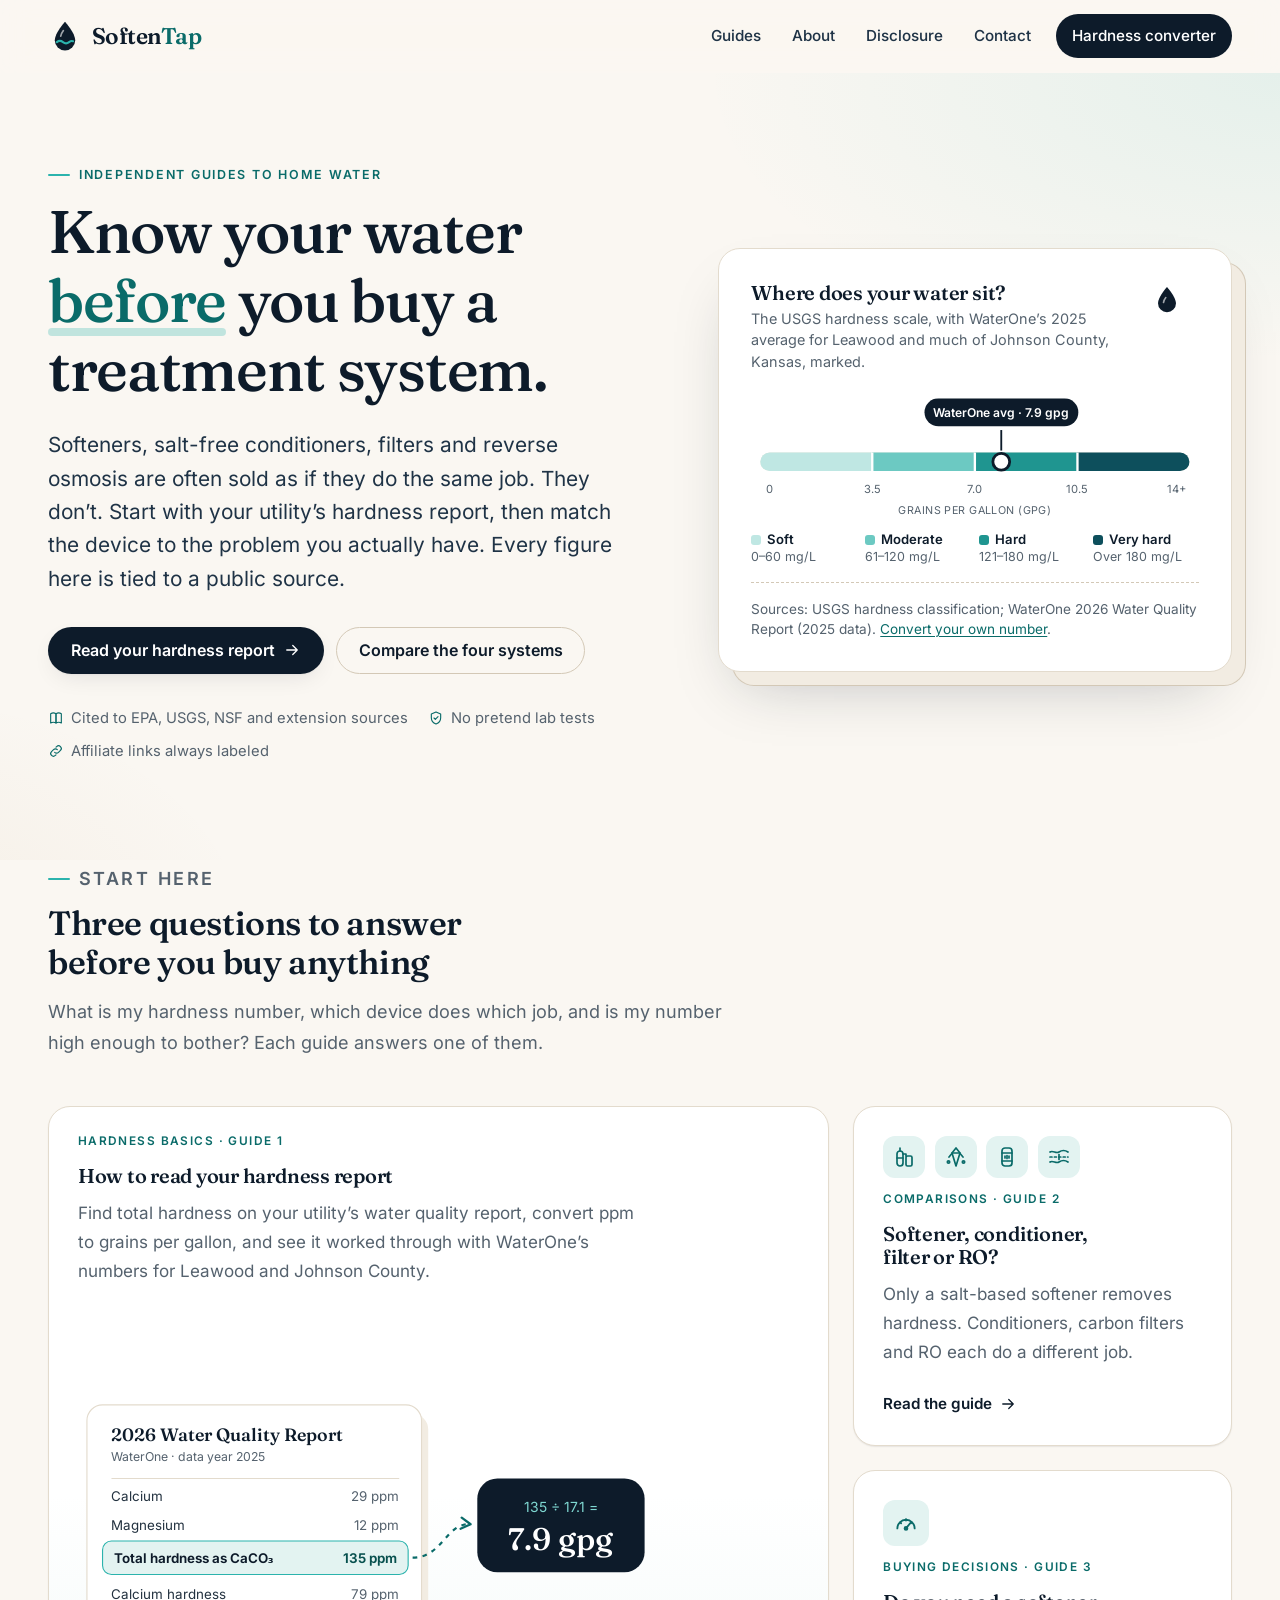
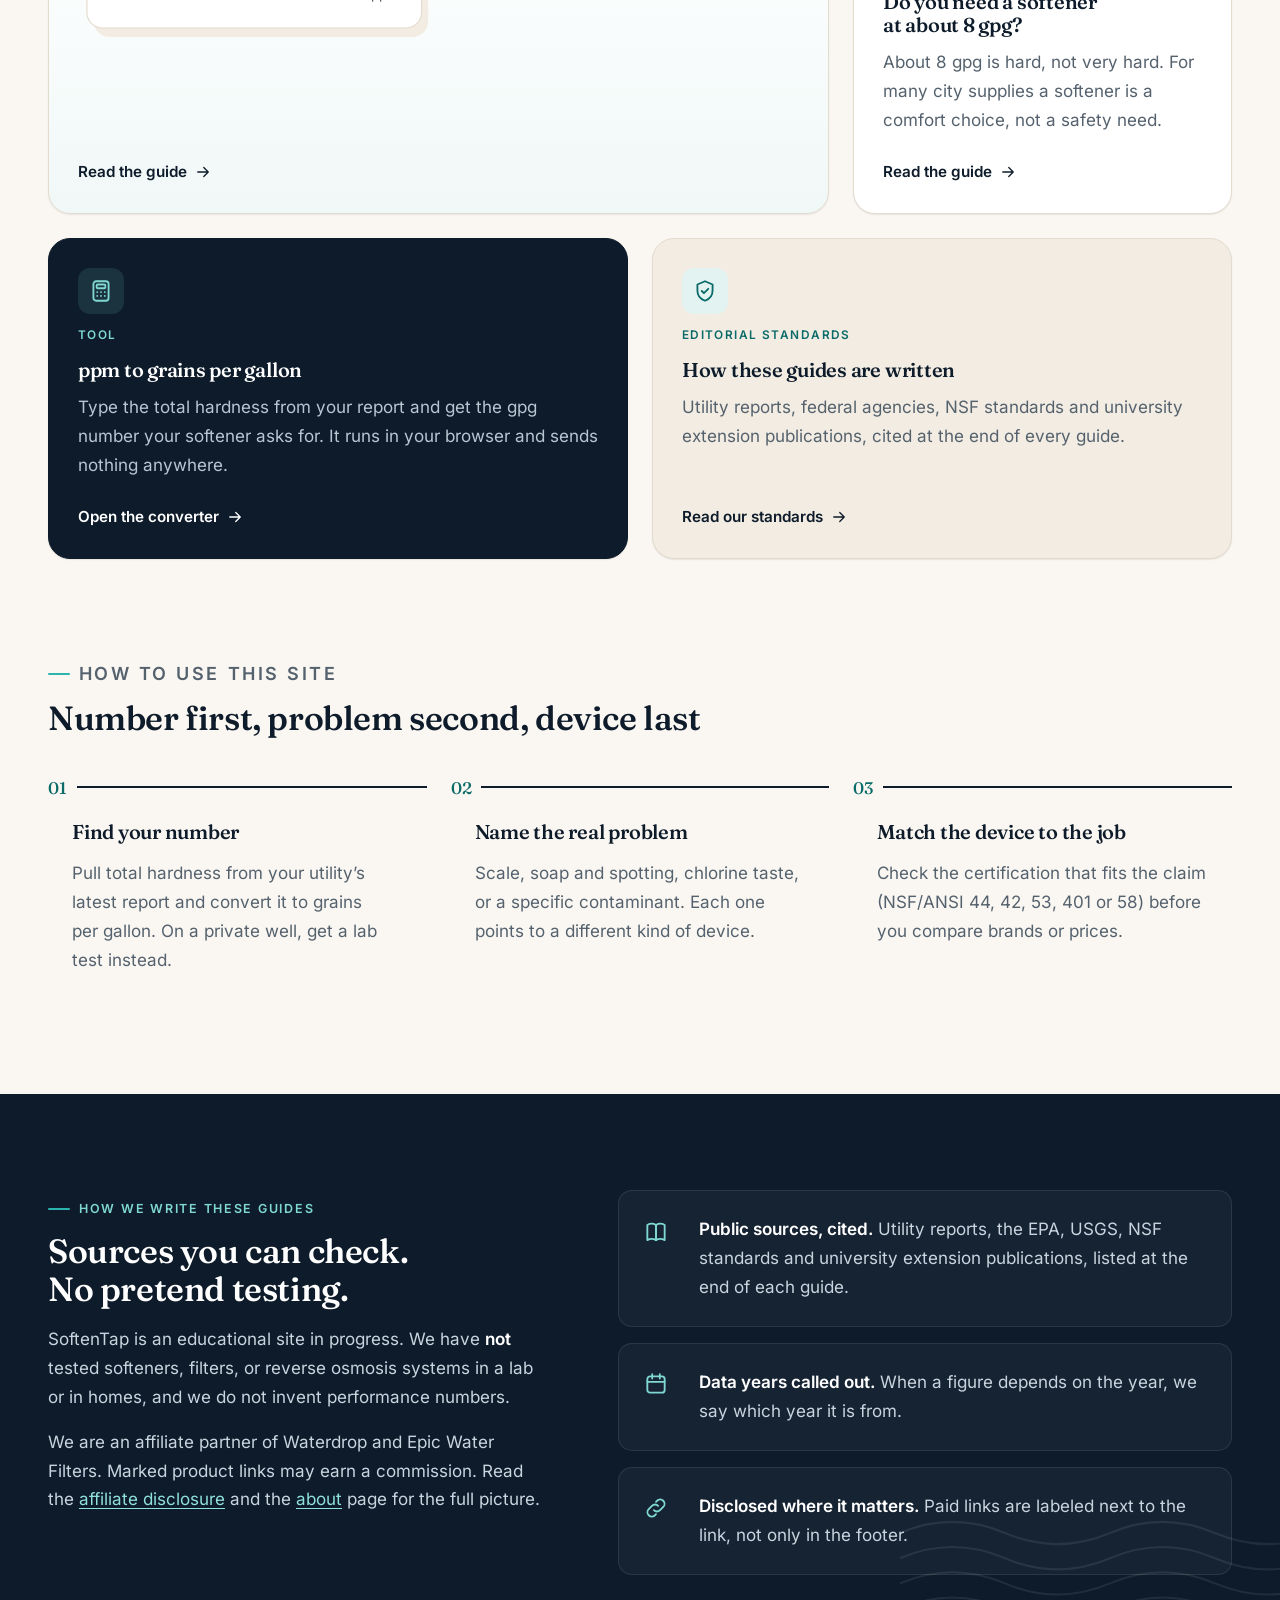
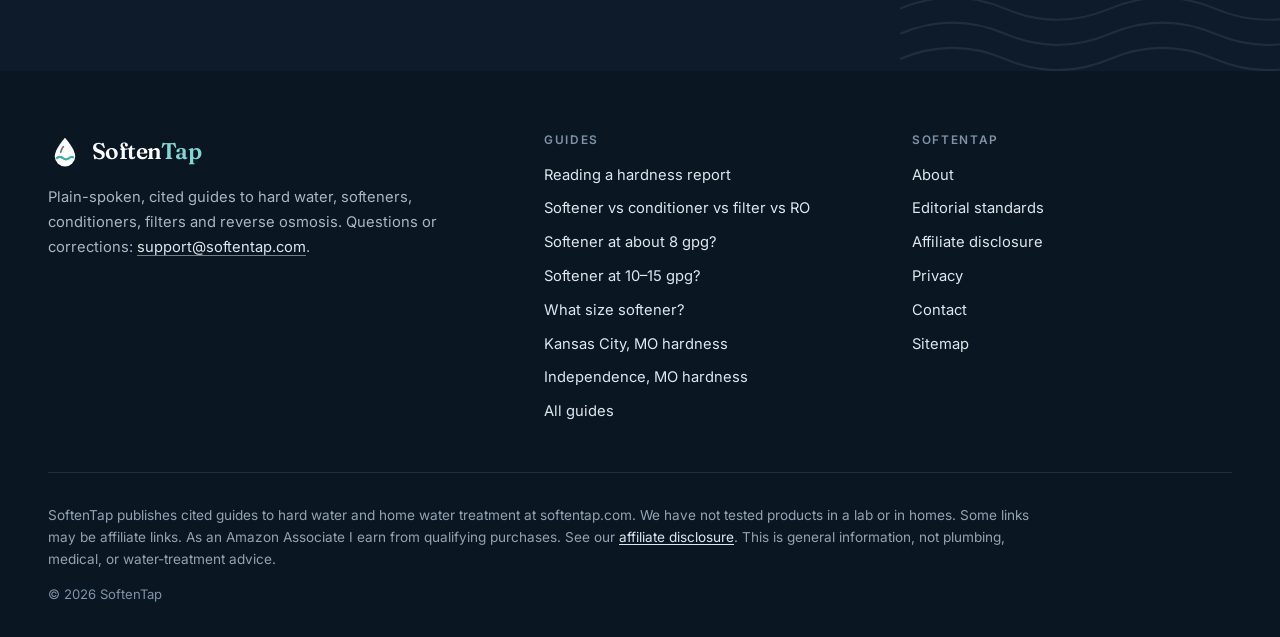
<file: index.html>
<!DOCTYPE html>
<html lang="en">
<head>
  <meta charset="utf-8">
  <meta name="viewport" content="width=device-width, initial-scale=1">
  <title>SoftenTap — Guides to Hard Water, Softeners, and Filters</title>
  <meta name="description" content="Clear, cited guides to hard water, water softeners, salt-free conditioners, under-sink reverse osmosis, and replacement filters. No product lab tests.">
  <link rel="canonical" href="https://softentap.com/">
  <meta name="theme-color" content="#0d1b2a">
  <link rel="icon" href="favicon.svg" type="image/svg+xml">
  <link rel="preload" href="fonts/fraunces-var.woff2" as="font" type="font/woff2" crossorigin>
  <link rel="preload" href="fonts/inter-var.woff2" as="font" type="font/woff2" crossorigin>
  <meta property="og:type" content="website">
  <meta property="og:title" content="SoftenTap — Guides to Hard Water, Softeners, and Filters">
  <meta property="og:description" content="Clear, cited guides to hard water, water softeners, salt-free conditioners, under-sink reverse osmosis, and replacement filters. No product lab tests.">
  <meta property="og:url" content="https://softentap.com/">
  <meta property="og:site_name" content="SoftenTap">
  <meta property="og:image" content="https://softentap.com/og-image.png">
  <meta property="og:image:width" content="1200">
  <meta property="og:image:height" content="630">
  <meta name="twitter:card" content="summary_large_image">
  <meta name="twitter:title" content="SoftenTap — Guides to Hard Water, Softeners, and Filters">
  <meta name="twitter:description" content="Clear, cited guides to hard water, water softeners, salt-free conditioners, under-sink reverse osmosis, and replacement filters. No product lab tests.">
  <meta name="twitter:image" content="https://softentap.com/og-image.png">
  <link rel="stylesheet" href="css/styles.css?v=2">
  <script>document.documentElement.classList.add("js")</script>
  <script src="js/site.js?v=2" defer></script>
<script type="application/ld+json">
{
  "@context": "https://schema.org",
  "@type": "WebSite",
  "name": "SoftenTap",
  "url": "https://softentap.com/",
  "description": "Cited guides to hard water, water softeners, salt-free conditioners, filters, and under-sink reverse osmosis."
}
</script>
</head>
<body>
  <a class="skip" href="#main">Skip to content</a>
  <header class="site-header">
    <div class="wrap header-inner">
      <a class="brand" href="index.html" aria-label="SoftenTap home">
        <svg class="brand-mark" viewBox="0 0 40 40" aria-hidden="true" focusable="false"><path d="M20 3.2C20 3.2 8 16.6 8 25a12 12 0 0 0 24 0C32 16.6 20 3.2 20 3.2z" fill="#0d1b2a"/><path d="M10.4 27.2c2.4-1.9 4.8-1.9 7.2 0s4.8 1.9 7.2 0c1.6-1.2 3.1-1.6 4.6-1" fill="none" stroke="#2bb3ad" stroke-width="2.5" stroke-linecap="round"/><path d="M15 20.2c.5-2.5 1.7-4.7 3.1-6.6" fill="none" stroke="#ffffff" stroke-opacity=".6" stroke-width="2" stroke-linecap="round"/></svg>
        <span class="brand-name">Soften<span>Tap</span></span>
      </a>
      <button class="menu-btn" type="button" aria-expanded="false" aria-controls="site-nav"><span class="menu-icon" aria-hidden="true"></span>Menu</button>
      <nav class="site-nav" id="site-nav" aria-label="Primary">
        <ul><li><a href="guides.html">Guides</a></li><li><a href="about.html">About</a></li><li><a href="disclosure.html">Disclosure</a></li><li><a href="contact.html">Contact</a></li><li><a class="nav-cta" href="articles/read-water-hardness-report.html#converter">Hardness converter</a></li></ul>
      </nav>
    </div>
  </header>

  <main id="main">
    <section class="hero">
      <div class="wrap hero-grid">
        <div class="hero-copy">
          <p class="eyebrow">Independent guides to home water</p>
          <h1>Know your water <em>before</em> you buy a treatment system.</h1>
          <p class="lede">Softeners, salt-free conditioners, filters and reverse osmosis are often sold as if they do the same job. They don’t. Start with your utility’s hardness report, then match the device to the problem you actually have. Every figure here is tied to a public source.</p>
          <div class="btn-row">
            <a class="btn btn-primary" href="articles/read-water-hardness-report.html">Read your hardness report <svg viewBox="0 0 24 24" fill="none" stroke="currentColor" stroke-width="1.7" stroke-linecap="round" stroke-linejoin="round" aria-hidden="true" focusable="false"><path d="M5 12h14M13 6l6 6-6 6"/></svg></a>
            <a class="btn btn-ghost" href="articles/softener-vs-conditioner-vs-filter-vs-ro.html">Compare the four systems</a>
          </div>
          <ul class="hero-facts">
            <li><svg viewBox="0 0 24 24" fill="none" stroke="currentColor" stroke-width="1.7" stroke-linecap="round" stroke-linejoin="round" aria-hidden="true" focusable="false"><path d="M4 5.5C6.5 4 9.5 4 12 5.5v14c-2.5-1.5-5.5-1.5-8 0z"/><path d="M20 5.5C17.5 4 14.5 4 12 5.5v14c2.5-1.5 5.5-1.5 8 0z"/></svg>Cited to EPA, USGS, NSF and extension sources</li>
            <li><svg viewBox="0 0 24 24" fill="none" stroke="currentColor" stroke-width="1.7" stroke-linecap="round" stroke-linejoin="round" aria-hidden="true" focusable="false"><path d="M12 3l7 3v5.5c0 4.5-3 8-7 9.5-4-1.5-7-5-7-9.5V6z"/><path d="M9 12l2 2 4-4"/></svg>No pretend lab tests</li>
            <li><svg viewBox="0 0 24 24" fill="none" stroke="currentColor" stroke-width="1.7" stroke-linecap="round" stroke-linejoin="round" aria-hidden="true" focusable="false"><path d="M10 14a4 4 0 0 0 5.7 0l3-3a4 4 0 0 0-5.7-5.7l-1 1"/><path d="M14 10a4 4 0 0 0-5.7 0l-3 3a4 4 0 0 0 5.7 5.7l1-1"/></svg>Affiliate links always labeled</li>
          </ul>
        </div>
        <figure class="gauge-card" style="margin:0">
          <div class="gauge-top">
            <div>
              <h2>Where does your water sit?</h2>
              <p>The USGS hardness scale, with WaterOne’s 2025 average for Leawood and much of Johnson County, Kansas, marked.</p>
            </div>
            <svg class="ripple" viewBox="0 0 64 64" aria-hidden="true" focusable="false">
  <ellipse class="ring" cx="32" cy="50" rx="22" ry="7" fill="none" stroke="currentColor" stroke-width="1.5"/>
  <ellipse class="ring" cx="32" cy="50" rx="22" ry="7" fill="none" stroke="currentColor" stroke-width="1.5"/>
  <ellipse class="ring" cx="32" cy="50" rx="22" ry="7" fill="none" stroke="currentColor" stroke-width="1.5"/>
  <path class="drop" d="M32 6s-9 10-9 16.2a9 9 0 0 0 18 0C41 16 32 6 32 6z" fill="#0d1b2a"/>
  <path d="M28.5 21.5c.3-1.8 1.2-3.5 2.3-4.9" stroke="#fff" stroke-opacity=".6" stroke-width="1.6" stroke-linecap="round" fill="none"/>
</svg>
          </div>
          <svg class="gauge" viewBox="0 0 480 140" role="img" aria-labelledby="gauge-t gauge-d">
  <title id="gauge-t">USGS water hardness scale in grains per gallon</title>
  <desc id="gauge-d">Soft is 0 to 3.5 gpg, moderately hard 3.6 to 7.0, hard 7.1 to 10.5, very hard above 10.5. WaterOne’s 2025 average of 7.9 gpg falls in the hard band.</desc>
  <defs>
    <linearGradient id="gband" gradientUnits="userSpaceOnUse" x1="20" y1="0" x2="460" y2="0">
      <stop offset="0" stop-color="#bfe7e3"/><stop offset=".25" stop-color="#bfe7e3"/>
      <stop offset=".25" stop-color="#6cc9c2"/><stop offset=".5" stop-color="#6cc9c2"/>
      <stop offset=".5" stop-color="#1f9590"/><stop offset=".75" stop-color="#1f9590"/>
      <stop offset=".75" stop-color="#0d4f5c"/><stop offset="1" stop-color="#0d4f5c"/>
    </linearGradient>
  </defs>
  <path d="M20 78H460" stroke="#efe8dc" stroke-width="20" stroke-linecap="round"/>
  <path class="gauge-fill" d="M20 78H460" stroke="url(#gband)" stroke-width="20" stroke-linecap="round"/>
  <g stroke="#fff" stroke-width="2.5"><path d="M130 68v20M240 68v20M350 68v20"/></g>
  <g class="ticks" font-size="12" fill="#55626e" text-anchor="middle">
    <text x="20" y="112">0</text><text x="130" y="112">3.5</text><text x="240" y="112">7.0</text><text x="350" y="112">10.5</text><text x="456" y="112">14+</text>
  </g>
  <text class="axis" x="240" y="134" font-size="11.5" fill="#55626e" text-anchor="middle" letter-spacing=".04em">GRAINS PER GALLON (GPG)</text>
  <g class="gauge-pin">
    <path d="M268.3 44v22" stroke="#0d1b2a" stroke-width="2"/>
    <circle cx="268.3" cy="78" r="9" fill="#fff" stroke="#0d1b2a" stroke-width="3"/>
    <rect x="186" y="10" width="165" height="30" rx="15" fill="#0d1b2a"/>
    <text x="268.5" y="30" font-size="13" fill="#fff" text-anchor="middle" font-weight="600">WaterOne avg · 7.9 gpg</text>
  </g>
</svg>
          <ul class="gauge-legend">
            <li><b><i style="background:#bfe7e3"></i>Soft</b>0–60 mg/L</li>
            <li><b><i style="background:#6cc9c2"></i>Moderate</b>61–120 mg/L</li>
            <li><b><i style="background:#1f9590"></i>Hard</b>121–180 mg/L</li>
            <li><b><i style="background:#0d4f5c"></i>Very hard</b>Over 180 mg/L</li>
          </ul>
          <figcaption class="gauge-foot">Sources: USGS hardness classification; WaterOne 2026 Water Quality Report (2025 data). <a href="articles/read-water-hardness-report.html#converter">Convert your own number</a>.</figcaption>
        </figure>
      </div>
    </section>

    <section class="section" aria-labelledby="guides-h" style="padding-top:0">
      <div class="wrap">
        <div class="section-head" data-reveal>
          <p class="eyebrow">Start here</p>
          <h2 id="guides-h">Three questions to answer before you buy anything</h2>
          <p>What is my hardness number, which device does which job, and is my number high enough to bother? Each guide answers one of them.</p>
        </div>
        <div class="bento">
          <a class="tile tile-a" href="articles/read-water-hardness-report.html" data-reveal>
            <span class="tag">Hardness basics · Guide 1</span>
            <h3>How to read your hardness report</h3>
            <p>Find total hardness on your utility’s water quality report, convert ppm to grains per gallon, and see it worked through with WaterOne’s numbers for Leawood and Johnson County.</p>
            <div class="tile-art"><svg viewBox="0 0 520 230" role="img" aria-labelledby="rep-t">
  <title id="rep-t">Illustration: the total hardness line on WaterOne’s report, 135 ppm, divided by 17.1 is 7.9 grains per gallon</title>
  <rect x="14" y="16" width="300" height="200" rx="14" fill="#f2ece2"/>
  <rect x="8" y="8" width="300" height="200" rx="14" fill="#fff" stroke="#e3dbcd"/>
  <text x="30" y="40" font-family="Fraunces, Georgia, serif" font-size="16" font-weight="560" fill="#0d1b2a">2026 Water Quality Report</text>
  <text x="30" y="58" font-size="11" fill="#55626e">WaterOne · data year 2025</text>
  <g font-size="12" fill="#22313f">
    <path d="M30 74H288" stroke="#e3dbcd"/>
    <text x="30" y="94">Calcium</text><text x="288" y="94" text-anchor="end" fill="#55626e">29 ppm</text>
    <text x="30" y="120">Magnesium</text><text x="288" y="120" text-anchor="end" fill="#55626e">12 ppm</text>
    <rect x="22" y="130" width="274" height="30" rx="8" fill="#e3f3f1" stroke="#2bb3ad"/>
    <text x="32" y="150" font-weight="650" fill="#0d1b2a">Total hardness as CaCO₃</text><text x="286" y="150" text-anchor="end" font-weight="650" fill="#07504e">135 ppm</text>
    <text x="30" y="182">Calcium hardness</text><text x="288" y="182" text-anchor="end" fill="#55626e">79 ppm</text>
  </g>
  <path d="M300 145c26 0 30-30 50-30" fill="none" stroke="#0a6b69" stroke-width="2" stroke-dasharray="4 5"/>
  <path d="M344 109l8 6-9 4" fill="none" stroke="#0a6b69" stroke-width="2" stroke-linecap="round" stroke-linejoin="round"/>
  <rect x="358" y="74" width="150" height="84" rx="18" fill="#0d1b2a"/>
  <text x="433" y="104" font-size="12.5" fill="#7fd8d2" text-anchor="middle">135 ÷ 17.1 =</text>
  <text x="433" y="138" font-family="Fraunces, Georgia, serif" font-size="28" font-weight="520" fill="#fff" text-anchor="middle">7.9 gpg</text>
</svg></div>
            <span class="go">Read the guide <svg viewBox="0 0 24 24" fill="none" stroke="currentColor" stroke-width="1.7" stroke-linecap="round" stroke-linejoin="round" aria-hidden="true" focusable="false"><path d="M5 12h14M13 6l6 6-6 6"/></svg></span>
          </a>
          <a class="tile tile-b" href="articles/softener-vs-conditioner-vs-filter-vs-ro.html" data-reveal style="--d:.08s">
            <div class="icon-row"><span class="icon"><svg viewBox="0 0 24 24" fill="none" stroke="currentColor" stroke-width="1.7" stroke-linecap="round" stroke-linejoin="round" aria-hidden="true" focusable="false"><rect x="5" y="6" width="6" height="15" rx="3"/><path d="M8 3v3"/><rect x="14" y="11" width="6" height="10" rx="1.5"/><path d="M11 9h3v2"/><path d="M5 13h6"/></svg></span><span class="icon"><svg viewBox="0 0 24 24" fill="none" stroke="currentColor" stroke-width="1.7" stroke-linecap="round" stroke-linejoin="round" aria-hidden="true" focusable="false"><path d="M12 3l4 5-4 13-4-13z"/><path d="M8 8h8"/><path d="M5 12l2.5-3M19 12l-2.5-3"/><circle cx="4.5" cy="17" r="1.2"/><circle cx="19.5" cy="17" r="1.2"/></svg></span><span class="icon"><svg viewBox="0 0 24 24" fill="none" stroke="currentColor" stroke-width="1.7" stroke-linecap="round" stroke-linejoin="round" aria-hidden="true" focusable="false"><rect x="7" y="3" width="10" height="18" rx="3"/><path d="M7 8h10M7 16h10"/><path d="M10 11v2M14 11v2M12 10.5v3"/></svg></span><span class="icon"><svg viewBox="0 0 24 24" fill="none" stroke="currentColor" stroke-width="1.7" stroke-linecap="round" stroke-linejoin="round" aria-hidden="true" focusable="false"><path d="M3 7c3-2 6 2 9 0s6-2 9 0"/><path d="M3 12h18" stroke-dasharray="2 2.4"/><path d="M3 17c3-2 6 2 9 0s6-2 9 0"/><path d="M12 9.5v5"/></svg></span></div>
            <span class="tag">Comparisons · Guide 2</span>
            <h3>Softener, conditioner, filter or RO?</h3>
            <p>Only a salt-based softener removes hardness. Conditioners, carbon filters and RO each do a different job.</p>
            <span class="go">Read the guide <svg viewBox="0 0 24 24" fill="none" stroke="currentColor" stroke-width="1.7" stroke-linecap="round" stroke-linejoin="round" aria-hidden="true" focusable="false"><path d="M5 12h14M13 6l6 6-6 6"/></svg></span>
          </a>
          <a class="tile tile-c" href="articles/do-you-need-a-softener-at-8-gpg.html" data-reveal style="--d:.16s">
            <span class="icon"><svg viewBox="0 0 24 24" fill="none" stroke="currentColor" stroke-width="1.7" stroke-linecap="round" stroke-linejoin="round" aria-hidden="true" focusable="false"><path d="M4 17a8 8 0 1 1 16 0"/><path d="M12 17l4-5"/><circle cx="12" cy="17" r="1.3"/><path d="M6.5 11.5l1 .8M12 8.5v1.2M17.5 11.5l-1 .8"/></svg></span>
            <span class="tag">Buying decisions · Guide 3</span>
            <h3>Do you need a softener at about 8 gpg?</h3>
            <p>About 8 gpg is hard, not very hard. For many city supplies a softener is a comfort choice, not a safety need.</p>
            <span class="go">Read the guide <svg viewBox="0 0 24 24" fill="none" stroke="currentColor" stroke-width="1.7" stroke-linecap="round" stroke-linejoin="round" aria-hidden="true" focusable="false"><path d="M5 12h14M13 6l6 6-6 6"/></svg></span>
          </a>
          <a class="tile tile-d" href="articles/read-water-hardness-report.html#converter" data-reveal>
            <span class="icon"><svg viewBox="0 0 24 24" fill="none" stroke="currentColor" stroke-width="1.7" stroke-linecap="round" stroke-linejoin="round" aria-hidden="true" focusable="false"><rect x="5" y="3" width="14" height="18" rx="2.5"/><rect x="8" y="6" width="8" height="3.5" rx="1"/><path d="M8.5 13h.01M12 13h.01M15.5 13h.01M8.5 16.5h.01M12 16.5h.01M15.5 16.5h.01"/></svg></span>
            <span class="tag">Tool</span>
            <h3>ppm to grains per gallon</h3>
            <p>Type the total hardness from your report and get the gpg number your softener asks for. It runs in your browser and sends nothing anywhere.</p>
            <span class="go">Open the converter <svg viewBox="0 0 24 24" fill="none" stroke="currentColor" stroke-width="1.7" stroke-linecap="round" stroke-linejoin="round" aria-hidden="true" focusable="false"><path d="M5 12h14M13 6l6 6-6 6"/></svg></span>
          </a>
          <a class="tile tile-e" href="about.html#standards" data-reveal style="--d:.08s">
            <span class="icon"><svg viewBox="0 0 24 24" fill="none" stroke="currentColor" stroke-width="1.7" stroke-linecap="round" stroke-linejoin="round" aria-hidden="true" focusable="false"><path d="M12 3l7 3v5.5c0 4.5-3 8-7 9.5-4-1.5-7-5-7-9.5V6z"/><path d="M9 12l2 2 4-4"/></svg></span>
            <span class="tag">Editorial standards</span>
            <h3>How these guides are written</h3>
            <p>Utility reports, federal agencies, NSF standards and university extension publications, cited at the end of every guide.</p>
            <span class="go">Read our standards <svg viewBox="0 0 24 24" fill="none" stroke="currentColor" stroke-width="1.7" stroke-linecap="round" stroke-linejoin="round" aria-hidden="true" focusable="false"><path d="M5 12h14M13 6l6 6-6 6"/></svg></span>
          </a>
        </div>
      </div>
    </section>

    <section class="section" aria-labelledby="steps-h" style="padding-top:0">
      <div class="wrap">
        <div class="section-head" data-reveal>
          <p class="eyebrow">How to use this site</p>
          <h2 id="steps-h">Number first, problem second, device last</h2>
        </div>
        <ol class="steps">
          <li data-reveal><h3>Find your number</h3><p>Pull total hardness from your utility’s latest report and convert it to grains per gallon. On a private well, get a lab test instead.</p></li>
          <li data-reveal style="--d:.08s"><h3>Name the real problem</h3><p>Scale, soap and spotting, chlorine taste, or a specific contaminant. Each one points to a different kind of device.</p></li>
          <li data-reveal style="--d:.16s"><h3>Match the device to the job</h3><p>Check the certification that fits the claim (NSF/ANSI 44, 42, 53, 401 or 58) before you compare brands or prices.</p></li>
        </ol>
      </div>
    </section>

    <section class="band section" aria-labelledby="how-h">
      <svg class="band-waves" viewBox="0 0 400 200" aria-hidden="true" focusable="false"><g fill="none" stroke="currentColor" stroke-width="2"><path d="M0 40c33-14 67-14 100 0s67 14 100 0 67-14 100 0 67 14 100 0"/><path d="M0 64c33-14 67-14 100 0s67 14 100 0 67-14 100 0 67 14 100 0"/><path d="M0 88c33-14 67-14 100 0s67 14 100 0 67-14 100 0 67 14 100 0"/><path d="M0 112c33-14 67-14 100 0s67 14 100 0 67-14 100 0 67 14 100 0"/><path d="M0 136c33-14 67-14 100 0s67 14 100 0 67-14 100 0 67 14 100 0"/><path d="M0 160c33-14 67-14 100 0s67 14 100 0 67-14 100 0 67 14 100 0"/></g></svg>
      <div class="wrap band-grid">
        <div data-reveal>
          <p class="eyebrow">How we write these guides</p>
          <h2 id="how-h">Sources you can check. No pretend testing.</h2>
          <p>SoftenTap is an educational site in progress. We have <strong>not</strong> tested softeners, filters, or reverse osmosis systems in a lab or in homes, and we do not invent performance numbers.</p>
          <p>We are an affiliate partner of Waterdrop and Epic Water Filters. Marked product links may earn a commission. Read the <a href="disclosure.html">affiliate disclosure</a> and the <a href="about.html">about</a> page for the full picture.</p>
        </div>
        <ul class="principles">
          <li data-reveal><svg viewBox="0 0 24 24" fill="none" stroke="currentColor" stroke-width="1.7" stroke-linecap="round" stroke-linejoin="round" aria-hidden="true" focusable="false"><path d="M4 5.5C6.5 4 9.5 4 12 5.5v14c-2.5-1.5-5.5-1.5-8 0z"/><path d="M20 5.5C17.5 4 14.5 4 12 5.5v14c2.5-1.5 5.5-1.5 8 0z"/></svg><p><strong>Public sources, cited.</strong> Utility reports, the EPA, USGS, NSF standards and university extension publications, listed at the end of each guide.</p></li>
          <li data-reveal style="--d:.08s"><svg viewBox="0 0 24 24" fill="none" stroke="currentColor" stroke-width="1.7" stroke-linecap="round" stroke-linejoin="round" aria-hidden="true" focusable="false"><rect x="4" y="5" width="16" height="15" rx="2.5"/><path d="M4 10h16M8.5 3v4M15.5 3v4"/></svg><p><strong>Data years called out.</strong> When a figure depends on the year, we say which year it is from.</p></li>
          <li data-reveal style="--d:.16s"><svg viewBox="0 0 24 24" fill="none" stroke="currentColor" stroke-width="1.7" stroke-linecap="round" stroke-linejoin="round" aria-hidden="true" focusable="false"><path d="M10 14a4 4 0 0 0 5.7 0l3-3a4 4 0 0 0-5.7-5.7l-1 1"/><path d="M14 10a4 4 0 0 0-5.7 0l-3 3a4 4 0 0 0 5.7 5.7l1-1"/></svg><p><strong>Disclosed where it matters.</strong> Paid links are labeled next to the link, not only in the footer.</p></li>
        </ul>
      </div>
    </section>
  </main>

  <footer class="site-footer">
    <div class="wrap">
      <div class="footer-grid">
        <div class="footer-brand">
          <a class="brand" href="index.html" aria-label="SoftenTap home"><svg class="brand-mark" viewBox="0 0 40 40" aria-hidden="true" focusable="false"><path d="M20 3.2C20 3.2 8 16.6 8 25a12 12 0 0 0 24 0C32 16.6 20 3.2 20 3.2z" fill="#ffffff"/><path d="M10.4 27.2c2.4-1.9 4.8-1.9 7.2 0s4.8 1.9 7.2 0c1.6-1.2 3.1-1.6 4.6-1" fill="none" stroke="#2bb3ad" stroke-width="2.5" stroke-linecap="round"/><path d="M15 20.2c.5-2.5 1.7-4.7 3.1-6.6" fill="none" stroke="#0d1b2a" stroke-opacity=".6" stroke-width="2" stroke-linecap="round"/></svg><span class="brand-name">Soften<span>Tap</span></span></a>
          <p>Plain-spoken, cited guides to hard water, softeners, conditioners, filters and reverse osmosis. Questions or corrections: <a href="mailto:support@softentap.com">support@softentap.com</a>.</p>
        </div>
        <nav class="footer-col" aria-label="Guides">
          <h2>Guides</h2>
          <ul><li><a href="articles/read-water-hardness-report.html">Reading a hardness report</a></li><li><a href="articles/softener-vs-conditioner-vs-filter-vs-ro.html">Softener vs conditioner vs filter vs RO</a></li><li><a href="articles/do-you-need-a-softener-at-8-gpg.html">Softener at about 8 gpg?</a></li><li><a href="articles/do-you-need-a-softener-at-10-to-15-gpg.html">Softener at 10–15 gpg?</a></li><li><a href="articles/what-size-water-softener.html">What size softener?</a></li><li><a href="articles/kansas-city-mo-water-hardness.html">Kansas City, MO hardness</a></li><li><a href="articles/independence-mo-water-hardness.html">Independence, MO hardness</a></li><li><a href="guides.html">All guides</a></li></ul>
        </nav>
        <nav class="footer-col" aria-label="Footer">
          <h2>SoftenTap</h2>
          <ul>
            <li><a href="about.html">About</a></li>
            <li><a href="about.html#standards">Editorial standards</a></li>
            <li><a href="disclosure.html">Affiliate disclosure</a></li>
            <li><a href="privacy.html">Privacy</a></li>
            <li><a href="contact.html">Contact</a></li>
            <li><a href="sitemap.xml">Sitemap</a></li>
          </ul>
        </nav>
      </div>
      <p class="disclaimer">SoftenTap publishes cited guides to hard water and home water treatment at softentap.com. We have not tested products in a lab or in homes. Some links may be affiliate links. As an Amazon Associate I earn from qualifying purchases. See our <a href="disclosure.html">affiliate disclosure</a>. This is general information, not plumbing, medical, or water-treatment advice.</p>
      <p class="copyright">© 2026 SoftenTap</p>
    </div>
  </footer>
</body>
</html>
</file>
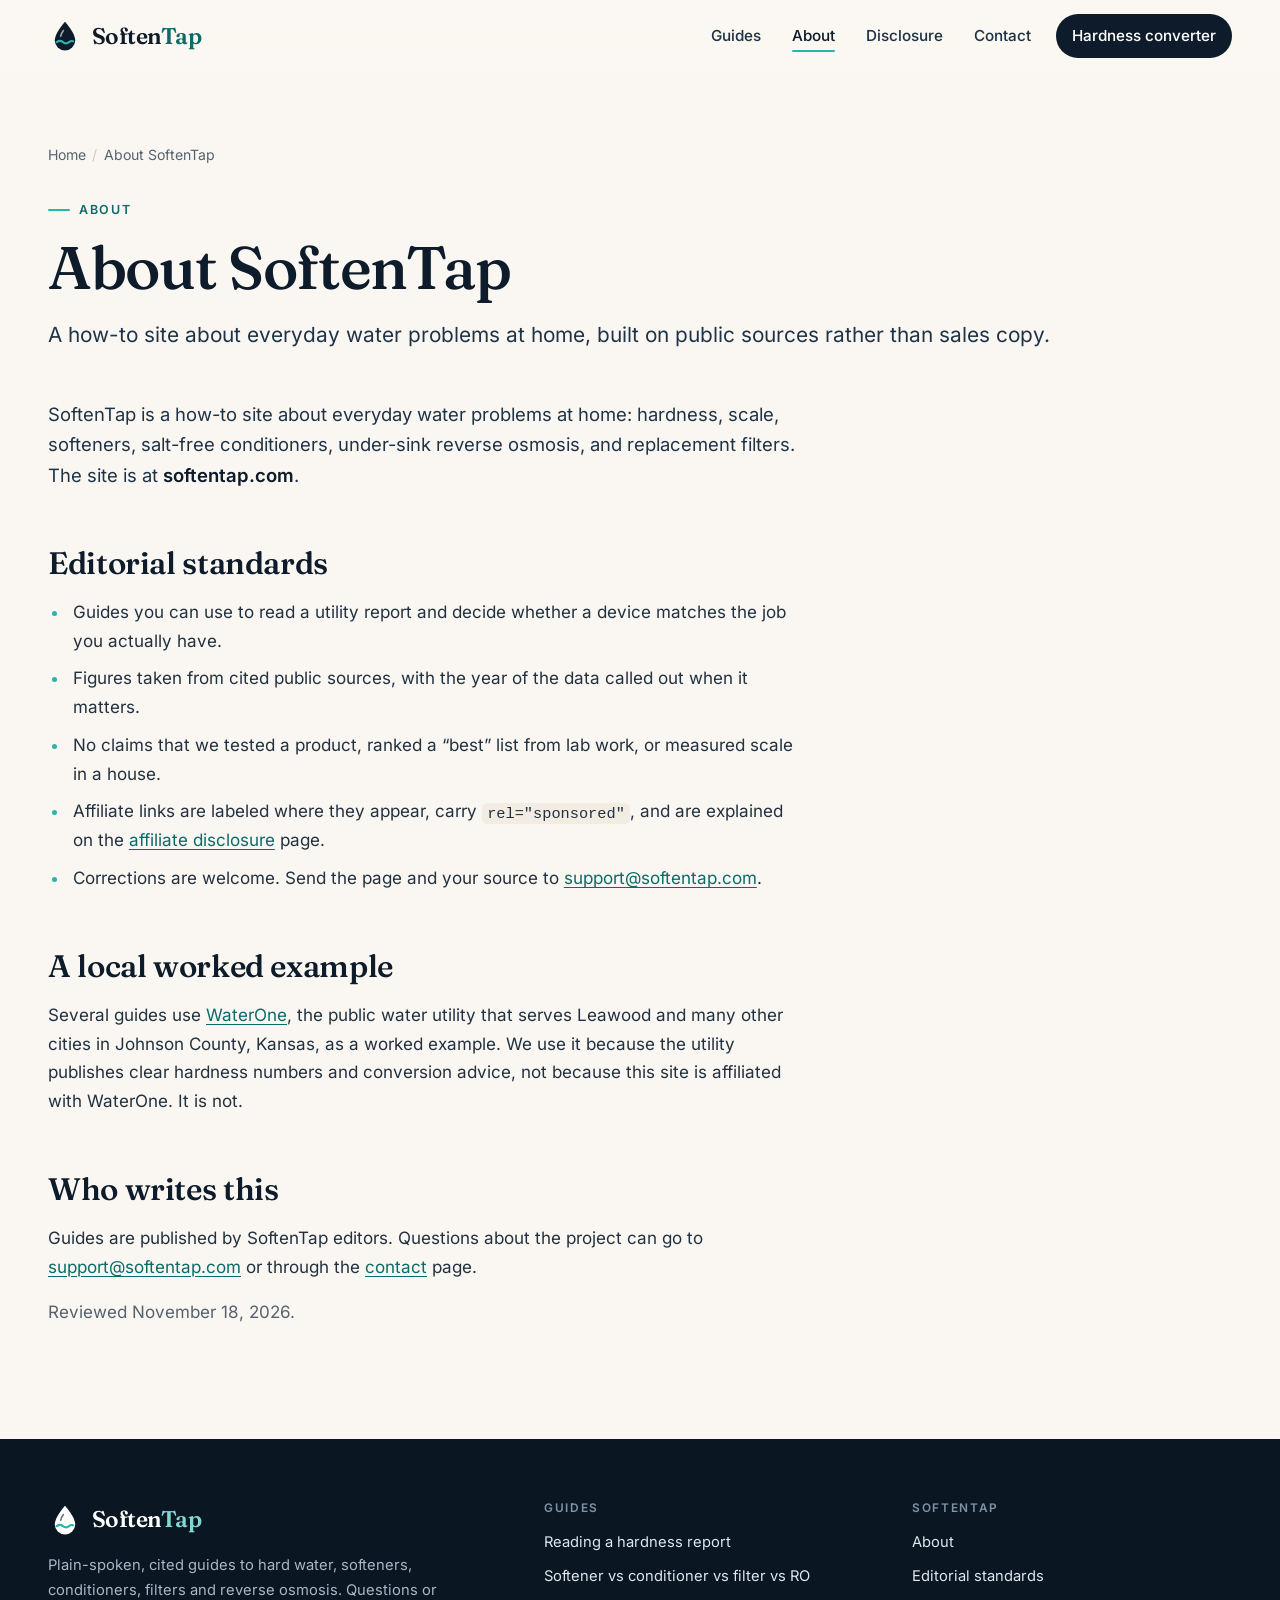
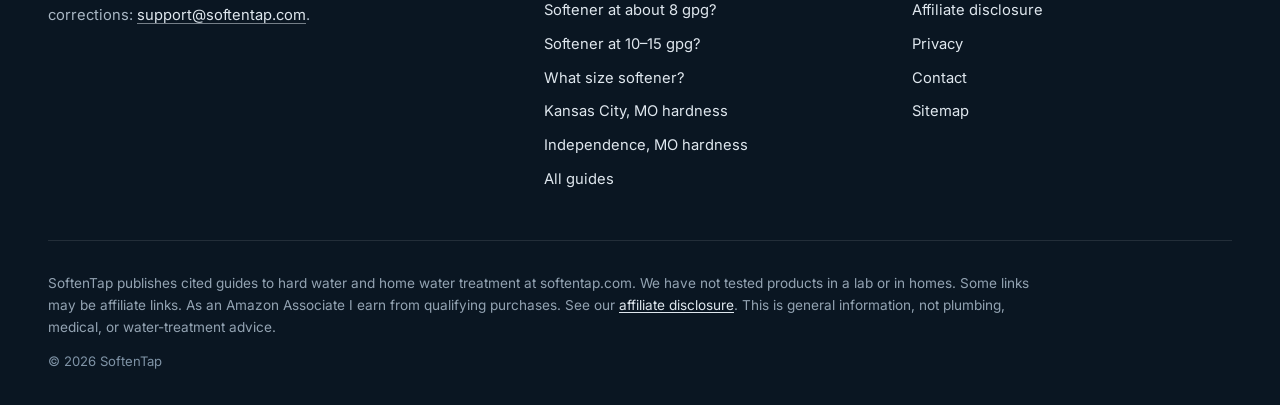
<file: about.html>
<!DOCTYPE html>
<html lang="en">
<head>
  <meta charset="utf-8">
  <meta name="viewport" content="width=device-width, initial-scale=1">
  <title>About | SoftenTap</title>
  <meta name="description" content="SoftenTap publishes cited guides to hard water and home water treatment. We have not tested products.">
  <link rel="canonical" href="https://softentap.com/about.html">
  <meta name="theme-color" content="#0d1b2a">
  <link rel="icon" href="favicon.svg" type="image/svg+xml">
  <link rel="preload" href="fonts/fraunces-var.woff2" as="font" type="font/woff2" crossorigin>
  <link rel="preload" href="fonts/inter-var.woff2" as="font" type="font/woff2" crossorigin>
  <meta property="og:type" content="website">
  <meta property="og:title" content="About | SoftenTap">
  <meta property="og:description" content="SoftenTap publishes cited guides to hard water and home water treatment. We have not tested products.">
  <meta property="og:url" content="https://softentap.com/about.html">
  <meta property="og:site_name" content="SoftenTap">
  <meta property="og:image" content="https://softentap.com/og-image.png">
  <meta property="og:image:width" content="1200">
  <meta property="og:image:height" content="630">
  <meta name="twitter:card" content="summary_large_image">
  <meta name="twitter:title" content="About | SoftenTap">
  <meta name="twitter:description" content="SoftenTap publishes cited guides to hard water and home water treatment. We have not tested products.">
  <meta name="twitter:image" content="https://softentap.com/og-image.png">
  <link rel="stylesheet" href="css/styles.css?v=2">
  <script>document.documentElement.classList.add("js")</script>
  <script src="js/site.js?v=2" defer></script>
<script type="application/ld+json">
{
  "@context": "https://schema.org",
  "@type": "BreadcrumbList",
  "itemListElement": [
    {
      "@type": "ListItem",
      "position": 1,
      "name": "Home",
      "item": "https://softentap.com/"
    },
    {
      "@type": "ListItem",
      "position": 2,
      "name": "About SoftenTap",
      "item": "https://softentap.com/about.html"
    }
  ]
}
</script>
</head>
<body>
  <a class="skip" href="#main">Skip to content</a>
  <header class="site-header">
    <div class="wrap header-inner">
      <a class="brand" href="index.html" aria-label="SoftenTap home">
        <svg class="brand-mark" viewBox="0 0 40 40" aria-hidden="true" focusable="false"><path d="M20 3.2C20 3.2 8 16.6 8 25a12 12 0 0 0 24 0C32 16.6 20 3.2 20 3.2z" fill="#0d1b2a"/><path d="M10.4 27.2c2.4-1.9 4.8-1.9 7.2 0s4.8 1.9 7.2 0c1.6-1.2 3.1-1.6 4.6-1" fill="none" stroke="#2bb3ad" stroke-width="2.5" stroke-linecap="round"/><path d="M15 20.2c.5-2.5 1.7-4.7 3.1-6.6" fill="none" stroke="#ffffff" stroke-opacity=".6" stroke-width="2" stroke-linecap="round"/></svg>
        <span class="brand-name">Soften<span>Tap</span></span>
      </a>
      <button class="menu-btn" type="button" aria-expanded="false" aria-controls="site-nav"><span class="menu-icon" aria-hidden="true"></span>Menu</button>
      <nav class="site-nav" id="site-nav" aria-label="Primary">
        <ul><li><a href="guides.html">Guides</a></li><li><a href="about.html" aria-current="page">About</a></li><li><a href="disclosure.html">Disclosure</a></li><li><a href="contact.html">Contact</a></li><li><a class="nav-cta" href="articles/read-water-hardness-report.html#converter">Hardness converter</a></li></ul>
      </nav>
    </div>
  </header>

  <main id="main">
    <header class="page-hero">
      <div class="wrap">
        <nav class="crumbs" aria-label="Breadcrumb"><ol><li><a href="index.html">Home</a></li><li aria-current="page">About SoftenTap</li></ol></nav>
        <p class="eyebrow">About</p>
        <h1>About SoftenTap</h1>
        <p class="lede">A how-to site about everyday water problems at home, built on public sources rather than sales copy.</p>
      </div>
    </header>
    <div class="wrap page-body">
      <div class="prose">
<p>SoftenTap is a how-to site about everyday water problems at home: hardness, scale, softeners, salt-free conditioners, under-sink reverse osmosis, and replacement filters. The site is at <strong>softentap.com</strong>.</p>
<h2 id="standards">Editorial standards</h2>
<ul>
<li>Guides you can use to read a utility report and decide whether a device matches the job you actually have.</li>
<li>Figures taken from cited public sources, with the year of the data called out when it matters.</li>
<li>No claims that we tested a product, ranked a “best” list from lab work, or measured scale in a house.</li>
        <li>Affiliate links are labeled where they appear, carry <code>rel="sponsored"</code>, and are explained on the <a href="disclosure.html">affiliate disclosure</a> page.</li>
        <li>Corrections are welcome. Send the page and your source to <a href="mailto:support@softentap.com">support@softentap.com</a>.</li>
</ul>
<h2>A local worked example</h2>
<p>Several guides use <a href="https://www.waterone.org/">WaterOne</a>, the public water utility that serves Leawood and many other cities in Johnson County, Kansas, as a worked example. We use it because the utility publishes clear hardness numbers and conversion advice, not because this site is affiliated with WaterOne. It is not.</p>
<h2>Who writes this</h2>
<p>Guides are published by SoftenTap editors. Questions about the project can go to <a href="mailto:support@softentap.com">support@softentap.com</a> or through the <a href="contact.html">contact</a> page.</p>
<p class="muted">Reviewed November 18, 2026.</p>
      </div>
    </div>
  </main>

  <footer class="site-footer">
    <div class="wrap">
      <div class="footer-grid">
        <div class="footer-brand">
          <a class="brand" href="index.html" aria-label="SoftenTap home"><svg class="brand-mark" viewBox="0 0 40 40" aria-hidden="true" focusable="false"><path d="M20 3.2C20 3.2 8 16.6 8 25a12 12 0 0 0 24 0C32 16.6 20 3.2 20 3.2z" fill="#ffffff"/><path d="M10.4 27.2c2.4-1.9 4.8-1.9 7.2 0s4.8 1.9 7.2 0c1.6-1.2 3.1-1.6 4.6-1" fill="none" stroke="#2bb3ad" stroke-width="2.5" stroke-linecap="round"/><path d="M15 20.2c.5-2.5 1.7-4.7 3.1-6.6" fill="none" stroke="#0d1b2a" stroke-opacity=".6" stroke-width="2" stroke-linecap="round"/></svg><span class="brand-name">Soften<span>Tap</span></span></a>
          <p>Plain-spoken, cited guides to hard water, softeners, conditioners, filters and reverse osmosis. Questions or corrections: <a href="mailto:support@softentap.com">support@softentap.com</a>.</p>
        </div>
        <nav class="footer-col" aria-label="Guides">
          <h2>Guides</h2>
          <ul><li><a href="articles/read-water-hardness-report.html">Reading a hardness report</a></li><li><a href="articles/softener-vs-conditioner-vs-filter-vs-ro.html">Softener vs conditioner vs filter vs RO</a></li><li><a href="articles/do-you-need-a-softener-at-8-gpg.html">Softener at about 8 gpg?</a></li><li><a href="articles/do-you-need-a-softener-at-10-to-15-gpg.html">Softener at 10–15 gpg?</a></li><li><a href="articles/what-size-water-softener.html">What size softener?</a></li><li><a href="articles/kansas-city-mo-water-hardness.html">Kansas City, MO hardness</a></li><li><a href="articles/independence-mo-water-hardness.html">Independence, MO hardness</a></li><li><a href="guides.html">All guides</a></li></ul>
        </nav>
        <nav class="footer-col" aria-label="Footer">
          <h2>SoftenTap</h2>
          <ul>
            <li><a href="about.html">About</a></li>
            <li><a href="about.html#standards">Editorial standards</a></li>
            <li><a href="disclosure.html">Affiliate disclosure</a></li>
            <li><a href="privacy.html">Privacy</a></li>
            <li><a href="contact.html">Contact</a></li>
            <li><a href="sitemap.xml">Sitemap</a></li>
          </ul>
        </nav>
      </div>
      <p class="disclaimer">SoftenTap publishes cited guides to hard water and home water treatment at softentap.com. We have not tested products in a lab or in homes. Some links may be affiliate links. As an Amazon Associate I earn from qualifying purchases. See our <a href="disclosure.html">affiliate disclosure</a>. This is general information, not plumbing, medical, or water-treatment advice.</p>
      <p class="copyright">© 2026 SoftenTap</p>
    </div>
  </footer>
</body>
</html>
</file>
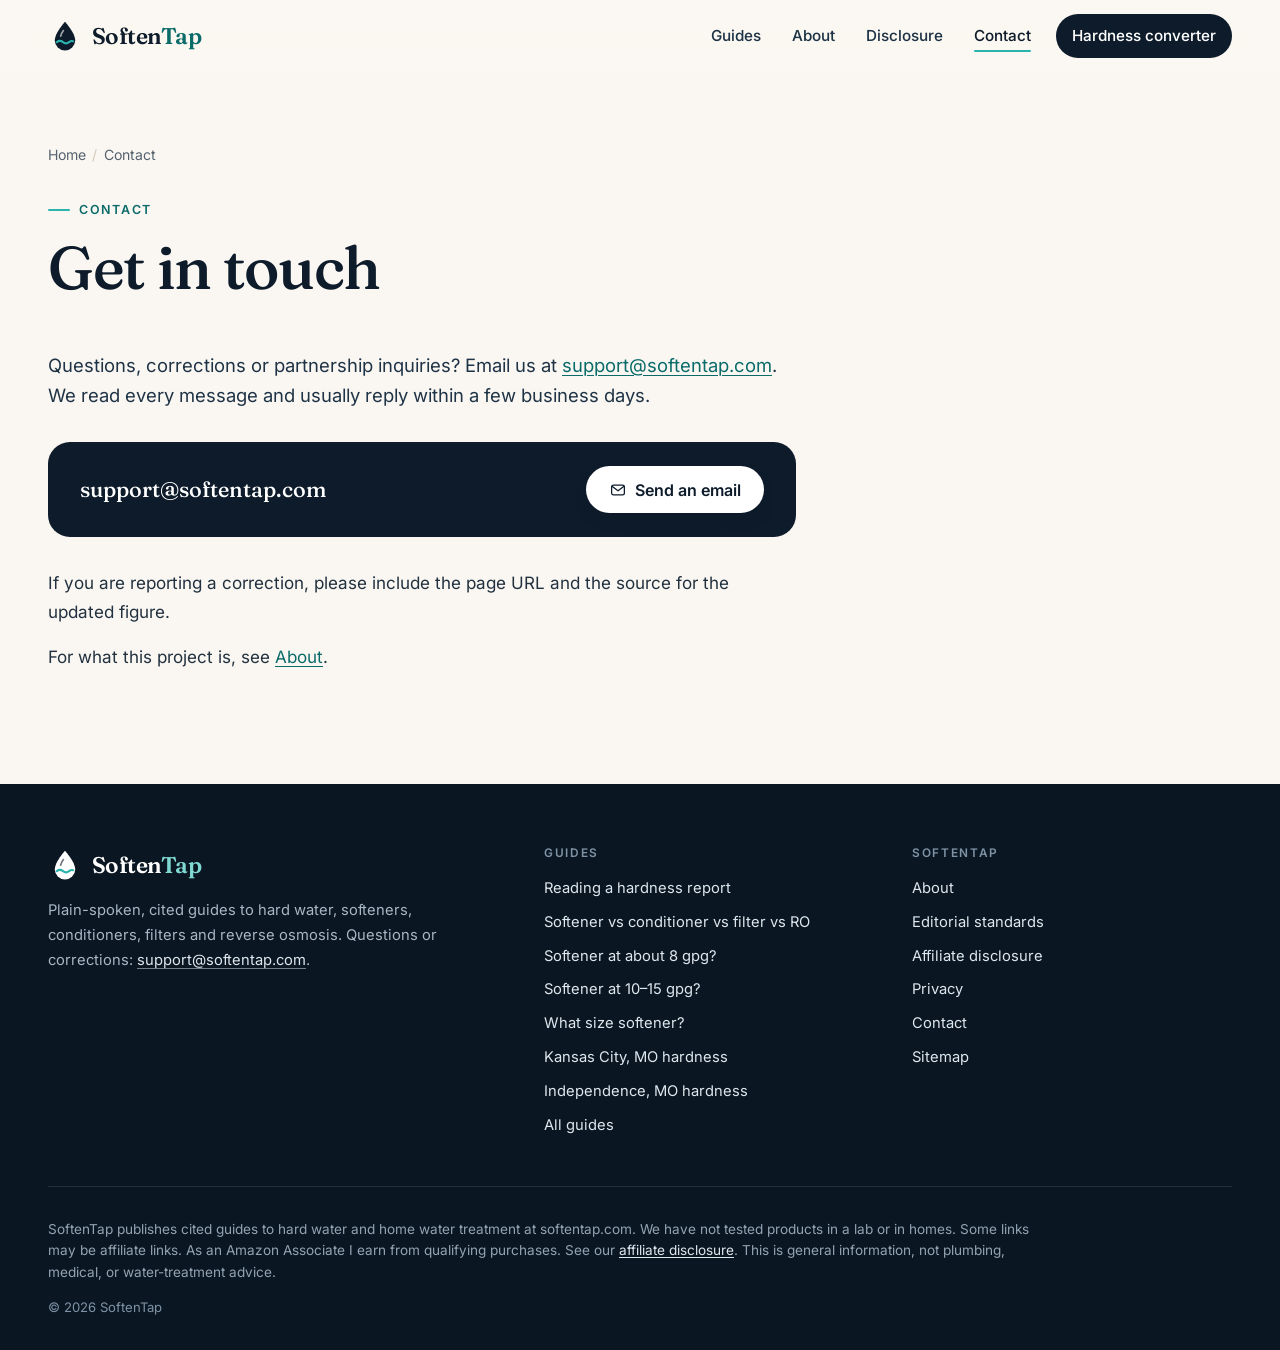
<file: contact.html>
<!DOCTYPE html>
<html lang="en">
<head>
  <meta charset="utf-8">
  <meta name="viewport" content="width=device-width, initial-scale=1">
  <title>Contact | SoftenTap</title>
  <meta name="description" content="Contact SoftenTap with questions, corrections or partnership inquiries at support@softentap.com.">
  <link rel="canonical" href="https://softentap.com/contact.html">
  <meta name="theme-color" content="#0d1b2a">
  <link rel="icon" href="favicon.svg" type="image/svg+xml">
  <link rel="preload" href="fonts/fraunces-var.woff2" as="font" type="font/woff2" crossorigin>
  <link rel="preload" href="fonts/inter-var.woff2" as="font" type="font/woff2" crossorigin>
  <meta property="og:type" content="website">
  <meta property="og:title" content="Contact | SoftenTap">
  <meta property="og:description" content="Contact SoftenTap with questions, corrections or partnership inquiries at support@softentap.com.">
  <meta property="og:url" content="https://softentap.com/contact.html">
  <meta property="og:site_name" content="SoftenTap">
  <meta property="og:image" content="https://softentap.com/og-image.png">
  <meta property="og:image:width" content="1200">
  <meta property="og:image:height" content="630">
  <meta name="twitter:card" content="summary_large_image">
  <meta name="twitter:title" content="Contact | SoftenTap">
  <meta name="twitter:description" content="Contact SoftenTap with questions, corrections or partnership inquiries at support@softentap.com.">
  <meta name="twitter:image" content="https://softentap.com/og-image.png">
  <link rel="stylesheet" href="css/styles.css?v=2">
  <script>document.documentElement.classList.add("js")</script>
  <script src="js/site.js?v=2" defer></script>
<script type="application/ld+json">
{
  "@context": "https://schema.org",
  "@type": "BreadcrumbList",
  "itemListElement": [
    {
      "@type": "ListItem",
      "position": 1,
      "name": "Home",
      "item": "https://softentap.com/"
    },
    {
      "@type": "ListItem",
      "position": 2,
      "name": "Contact",
      "item": "https://softentap.com/contact.html"
    }
  ]
}
</script>
</head>
<body>
  <a class="skip" href="#main">Skip to content</a>
  <header class="site-header">
    <div class="wrap header-inner">
      <a class="brand" href="index.html" aria-label="SoftenTap home">
        <svg class="brand-mark" viewBox="0 0 40 40" aria-hidden="true" focusable="false"><path d="M20 3.2C20 3.2 8 16.6 8 25a12 12 0 0 0 24 0C32 16.6 20 3.2 20 3.2z" fill="#0d1b2a"/><path d="M10.4 27.2c2.4-1.9 4.8-1.9 7.2 0s4.8 1.9 7.2 0c1.6-1.2 3.1-1.6 4.6-1" fill="none" stroke="#2bb3ad" stroke-width="2.5" stroke-linecap="round"/><path d="M15 20.2c.5-2.5 1.7-4.7 3.1-6.6" fill="none" stroke="#ffffff" stroke-opacity=".6" stroke-width="2" stroke-linecap="round"/></svg>
        <span class="brand-name">Soften<span>Tap</span></span>
      </a>
      <button class="menu-btn" type="button" aria-expanded="false" aria-controls="site-nav"><span class="menu-icon" aria-hidden="true"></span>Menu</button>
      <nav class="site-nav" id="site-nav" aria-label="Primary">
        <ul><li><a href="guides.html">Guides</a></li><li><a href="about.html">About</a></li><li><a href="disclosure.html">Disclosure</a></li><li><a href="contact.html" aria-current="page">Contact</a></li><li><a class="nav-cta" href="articles/read-water-hardness-report.html#converter">Hardness converter</a></li></ul>
      </nav>
    </div>
  </header>

  <main id="main">
    <header class="page-hero">
      <div class="wrap">
        <nav class="crumbs" aria-label="Breadcrumb"><ol><li><a href="index.html">Home</a></li><li aria-current="page">Contact</li></ol></nav>
        <p class="eyebrow">Contact</p>
        <h1>Get in touch</h1>
        
      </div>
    </header>
    <div class="wrap page-body">
      <div class="prose">
<p>Questions, corrections or partnership inquiries? Email us at <a href="mailto:support@softentap.com">support@softentap.com</a>. We read every message and usually reply within a few business days.</p>
<div class="contact-card"><p><span class="visually-hidden">Email: </span><strong>support@softentap.com</strong></p><a class="btn btn-primary" href="mailto:support@softentap.com"><svg viewBox="0 0 24 24" fill="none" stroke="currentColor" stroke-width="1.7" stroke-linecap="round" stroke-linejoin="round" aria-hidden="true" focusable="false"><rect x="3.5" y="5.5" width="17" height="13" rx="2.5"/><path d="M4 7l8 6 8-6"/></svg>Send an email</a></div>
      <p>If you are reporting a correction, please include the page URL and the source for the updated figure.</p>
<p>For what this project is, see <a href="about.html">About</a>.</p>
      </div>
    </div>
  </main>

  <footer class="site-footer">
    <div class="wrap">
      <div class="footer-grid">
        <div class="footer-brand">
          <a class="brand" href="index.html" aria-label="SoftenTap home"><svg class="brand-mark" viewBox="0 0 40 40" aria-hidden="true" focusable="false"><path d="M20 3.2C20 3.2 8 16.6 8 25a12 12 0 0 0 24 0C32 16.6 20 3.2 20 3.2z" fill="#ffffff"/><path d="M10.4 27.2c2.4-1.9 4.8-1.9 7.2 0s4.8 1.9 7.2 0c1.6-1.2 3.1-1.6 4.6-1" fill="none" stroke="#2bb3ad" stroke-width="2.5" stroke-linecap="round"/><path d="M15 20.2c.5-2.5 1.7-4.7 3.1-6.6" fill="none" stroke="#0d1b2a" stroke-opacity=".6" stroke-width="2" stroke-linecap="round"/></svg><span class="brand-name">Soften<span>Tap</span></span></a>
          <p>Plain-spoken, cited guides to hard water, softeners, conditioners, filters and reverse osmosis. Questions or corrections: <a href="mailto:support@softentap.com">support@softentap.com</a>.</p>
        </div>
        <nav class="footer-col" aria-label="Guides">
          <h2>Guides</h2>
          <ul><li><a href="articles/read-water-hardness-report.html">Reading a hardness report</a></li><li><a href="articles/softener-vs-conditioner-vs-filter-vs-ro.html">Softener vs conditioner vs filter vs RO</a></li><li><a href="articles/do-you-need-a-softener-at-8-gpg.html">Softener at about 8 gpg?</a></li><li><a href="articles/do-you-need-a-softener-at-10-to-15-gpg.html">Softener at 10–15 gpg?</a></li><li><a href="articles/what-size-water-softener.html">What size softener?</a></li><li><a href="articles/kansas-city-mo-water-hardness.html">Kansas City, MO hardness</a></li><li><a href="articles/independence-mo-water-hardness.html">Independence, MO hardness</a></li><li><a href="guides.html">All guides</a></li></ul>
        </nav>
        <nav class="footer-col" aria-label="Footer">
          <h2>SoftenTap</h2>
          <ul>
            <li><a href="about.html">About</a></li>
            <li><a href="about.html#standards">Editorial standards</a></li>
            <li><a href="disclosure.html">Affiliate disclosure</a></li>
            <li><a href="privacy.html">Privacy</a></li>
            <li><a href="contact.html">Contact</a></li>
            <li><a href="sitemap.xml">Sitemap</a></li>
          </ul>
        </nav>
      </div>
      <p class="disclaimer">SoftenTap publishes cited guides to hard water and home water treatment at softentap.com. We have not tested products in a lab or in homes. Some links may be affiliate links. As an Amazon Associate I earn from qualifying purchases. See our <a href="disclosure.html">affiliate disclosure</a>. This is general information, not plumbing, medical, or water-treatment advice.</p>
      <p class="copyright">© 2026 SoftenTap</p>
    </div>
  </footer>
</body>
</html>
</file>
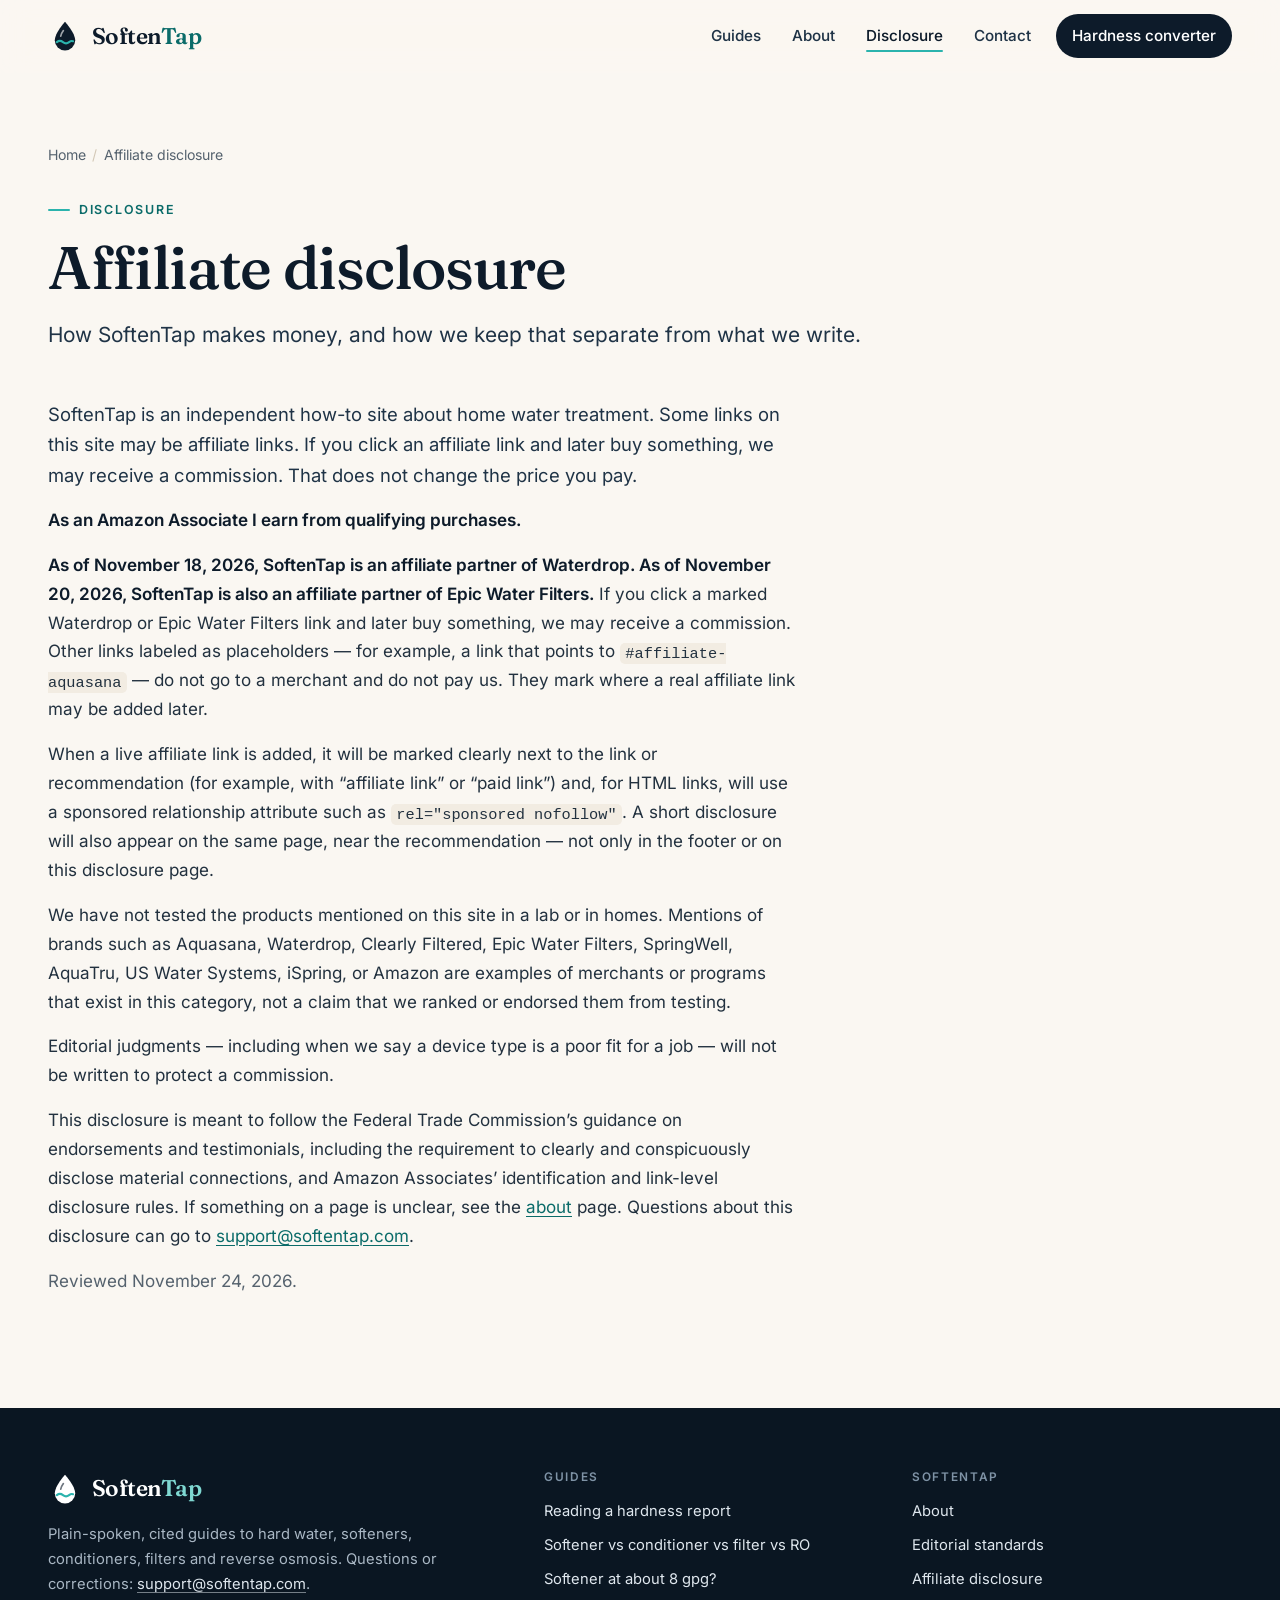
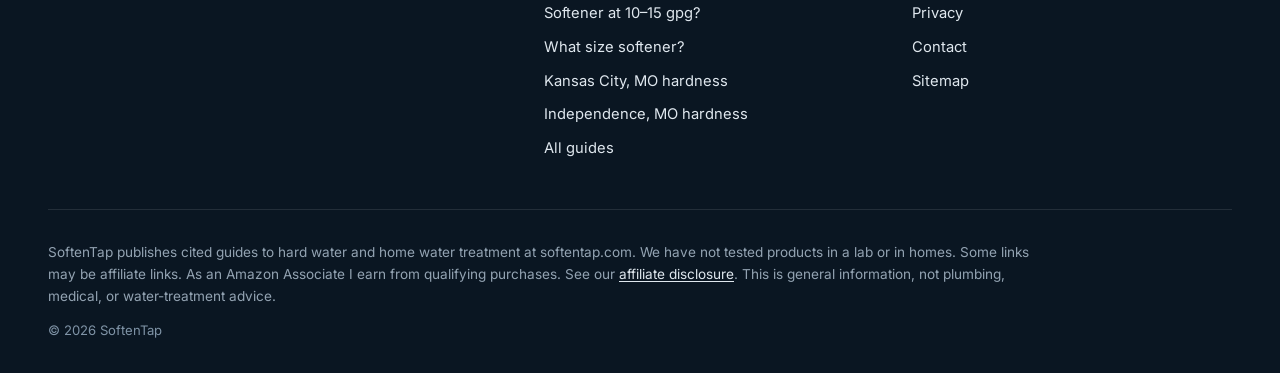
<file: disclosure.html>
<!DOCTYPE html>
<html lang="en">
<head>
  <meta charset="utf-8">
  <meta name="viewport" content="width=device-width, initial-scale=1">
  <title>Affiliate Disclosure | SoftenTap</title>
  <meta name="description" content="SoftenTap may earn a commission from marked affiliate links. As an Amazon Associate I earn from qualifying purchases. We have not tested products.">
  <link rel="canonical" href="https://softentap.com/disclosure.html">
  <meta name="theme-color" content="#0d1b2a">
  <link rel="icon" href="favicon.svg" type="image/svg+xml">
  <link rel="preload" href="fonts/fraunces-var.woff2" as="font" type="font/woff2" crossorigin>
  <link rel="preload" href="fonts/inter-var.woff2" as="font" type="font/woff2" crossorigin>
  <meta property="og:type" content="website">
  <meta property="og:title" content="Affiliate Disclosure | SoftenTap">
  <meta property="og:description" content="SoftenTap may earn a commission from marked affiliate links. As an Amazon Associate I earn from qualifying purchases. We have not tested products.">
  <meta property="og:url" content="https://softentap.com/disclosure.html">
  <meta property="og:site_name" content="SoftenTap">
  <meta property="og:image" content="https://softentap.com/og-image.png">
  <meta property="og:image:width" content="1200">
  <meta property="og:image:height" content="630">
  <meta name="twitter:card" content="summary_large_image">
  <meta name="twitter:title" content="Affiliate Disclosure | SoftenTap">
  <meta name="twitter:description" content="SoftenTap may earn a commission from marked affiliate links. As an Amazon Associate I earn from qualifying purchases. We have not tested products.">
  <meta name="twitter:image" content="https://softentap.com/og-image.png">
  <link rel="stylesheet" href="css/styles.css?v=2">
  <script>document.documentElement.classList.add("js")</script>
  <script src="js/site.js?v=2" defer></script>
<script type="application/ld+json">
{
  "@context": "https://schema.org",
  "@type": "BreadcrumbList",
  "itemListElement": [
    {
      "@type": "ListItem",
      "position": 1,
      "name": "Home",
      "item": "https://softentap.com/"
    },
    {
      "@type": "ListItem",
      "position": 2,
      "name": "Affiliate disclosure",
      "item": "https://softentap.com/disclosure.html"
    }
  ]
}
</script>
</head>
<body>
  <a class="skip" href="#main">Skip to content</a>
  <header class="site-header">
    <div class="wrap header-inner">
      <a class="brand" href="index.html" aria-label="SoftenTap home">
        <svg class="brand-mark" viewBox="0 0 40 40" aria-hidden="true" focusable="false"><path d="M20 3.2C20 3.2 8 16.6 8 25a12 12 0 0 0 24 0C32 16.6 20 3.2 20 3.2z" fill="#0d1b2a"/><path d="M10.4 27.2c2.4-1.9 4.8-1.9 7.2 0s4.8 1.9 7.2 0c1.6-1.2 3.1-1.6 4.6-1" fill="none" stroke="#2bb3ad" stroke-width="2.5" stroke-linecap="round"/><path d="M15 20.2c.5-2.5 1.7-4.7 3.1-6.6" fill="none" stroke="#ffffff" stroke-opacity=".6" stroke-width="2" stroke-linecap="round"/></svg>
        <span class="brand-name">Soften<span>Tap</span></span>
      </a>
      <button class="menu-btn" type="button" aria-expanded="false" aria-controls="site-nav"><span class="menu-icon" aria-hidden="true"></span>Menu</button>
      <nav class="site-nav" id="site-nav" aria-label="Primary">
        <ul><li><a href="guides.html">Guides</a></li><li><a href="about.html">About</a></li><li><a href="disclosure.html" aria-current="page">Disclosure</a></li><li><a href="contact.html">Contact</a></li><li><a class="nav-cta" href="articles/read-water-hardness-report.html#converter">Hardness converter</a></li></ul>
      </nav>
    </div>
  </header>

  <main id="main">
    <header class="page-hero">
      <div class="wrap">
        <nav class="crumbs" aria-label="Breadcrumb"><ol><li><a href="index.html">Home</a></li><li aria-current="page">Affiliate disclosure</li></ol></nav>
        <p class="eyebrow">Disclosure</p>
        <h1>Affiliate disclosure</h1>
        <p class="lede">How SoftenTap makes money, and how we keep that separate from what we write.</p>
      </div>
    </header>
    <div class="wrap page-body">
      <div class="prose">
<p>SoftenTap is an independent how-to site about home water treatment. Some links on this site may be affiliate links. If you click an affiliate link and later buy something, we may receive a commission. That does not change the price you pay.</p>
<p><strong>As an Amazon Associate I earn from qualifying purchases.</strong></p>
<p><strong>As of November 18, 2026, SoftenTap is an affiliate partner of Waterdrop. As of November 20, 2026, SoftenTap is also an affiliate partner of Epic Water Filters.</strong> If you click a marked Waterdrop or Epic Water Filters link and later buy something, we may receive a commission. Other links labeled as placeholders — for example, a link that points to <code>#affiliate-aquasana</code> — do not go to a merchant and do not pay us. They mark where a real affiliate link may be added later.</p>
<p>When a live affiliate link is added, it will be marked clearly next to the link or recommendation (for example, with “affiliate link” or “paid link”) and, for HTML links, will use a sponsored relationship attribute such as <code>rel="sponsored nofollow"</code>. A short disclosure will also appear on the same page, near the recommendation — not only in the footer or on this disclosure page.</p>
<p>We have not tested the products mentioned on this site in a lab or in homes. Mentions of brands such as Aquasana, Waterdrop, Clearly Filtered, Epic Water Filters, SpringWell, AquaTru, US Water Systems, iSpring, or Amazon are examples of merchants or programs that exist in this category, not a claim that we ranked or endorsed them from testing.</p>
<p>Editorial judgments — including when we say a device type is a poor fit for a job — will not be written to protect a commission.</p>
<p>This disclosure is meant to follow the Federal Trade Commission’s guidance on endorsements and testimonials, including the requirement to clearly and conspicuously disclose material connections, and Amazon Associates’ identification and link-level disclosure rules. If something on a page is unclear, see the <a href="about.html">about</a> page. Questions about this disclosure can go to <a href="mailto:support@softentap.com">support@softentap.com</a>.</p>
<p class="muted">Reviewed November 24, 2026.</p>
      </div>
    </div>
  </main>

  <footer class="site-footer">
    <div class="wrap">
      <div class="footer-grid">
        <div class="footer-brand">
          <a class="brand" href="index.html" aria-label="SoftenTap home"><svg class="brand-mark" viewBox="0 0 40 40" aria-hidden="true" focusable="false"><path d="M20 3.2C20 3.2 8 16.6 8 25a12 12 0 0 0 24 0C32 16.6 20 3.2 20 3.2z" fill="#ffffff"/><path d="M10.4 27.2c2.4-1.9 4.8-1.9 7.2 0s4.8 1.9 7.2 0c1.6-1.2 3.1-1.6 4.6-1" fill="none" stroke="#2bb3ad" stroke-width="2.5" stroke-linecap="round"/><path d="M15 20.2c.5-2.5 1.7-4.7 3.1-6.6" fill="none" stroke="#0d1b2a" stroke-opacity=".6" stroke-width="2" stroke-linecap="round"/></svg><span class="brand-name">Soften<span>Tap</span></span></a>
          <p>Plain-spoken, cited guides to hard water, softeners, conditioners, filters and reverse osmosis. Questions or corrections: <a href="mailto:support@softentap.com">support@softentap.com</a>.</p>
        </div>
        <nav class="footer-col" aria-label="Guides">
          <h2>Guides</h2>
          <ul><li><a href="articles/read-water-hardness-report.html">Reading a hardness report</a></li><li><a href="articles/softener-vs-conditioner-vs-filter-vs-ro.html">Softener vs conditioner vs filter vs RO</a></li><li><a href="articles/do-you-need-a-softener-at-8-gpg.html">Softener at about 8 gpg?</a></li><li><a href="articles/do-you-need-a-softener-at-10-to-15-gpg.html">Softener at 10–15 gpg?</a></li><li><a href="articles/what-size-water-softener.html">What size softener?</a></li><li><a href="articles/kansas-city-mo-water-hardness.html">Kansas City, MO hardness</a></li><li><a href="articles/independence-mo-water-hardness.html">Independence, MO hardness</a></li><li><a href="guides.html">All guides</a></li></ul>
        </nav>
        <nav class="footer-col" aria-label="Footer">
          <h2>SoftenTap</h2>
          <ul>
            <li><a href="about.html">About</a></li>
            <li><a href="about.html#standards">Editorial standards</a></li>
            <li><a href="disclosure.html">Affiliate disclosure</a></li>
            <li><a href="privacy.html">Privacy</a></li>
            <li><a href="contact.html">Contact</a></li>
            <li><a href="sitemap.xml">Sitemap</a></li>
          </ul>
        </nav>
      </div>
      <p class="disclaimer">SoftenTap publishes cited guides to hard water and home water treatment at softentap.com. We have not tested products in a lab or in homes. Some links may be affiliate links. As an Amazon Associate I earn from qualifying purchases. See our <a href="disclosure.html">affiliate disclosure</a>. This is general information, not plumbing, medical, or water-treatment advice.</p>
      <p class="copyright">© 2026 SoftenTap</p>
    </div>
  </footer>
</body>
</html>
</file>
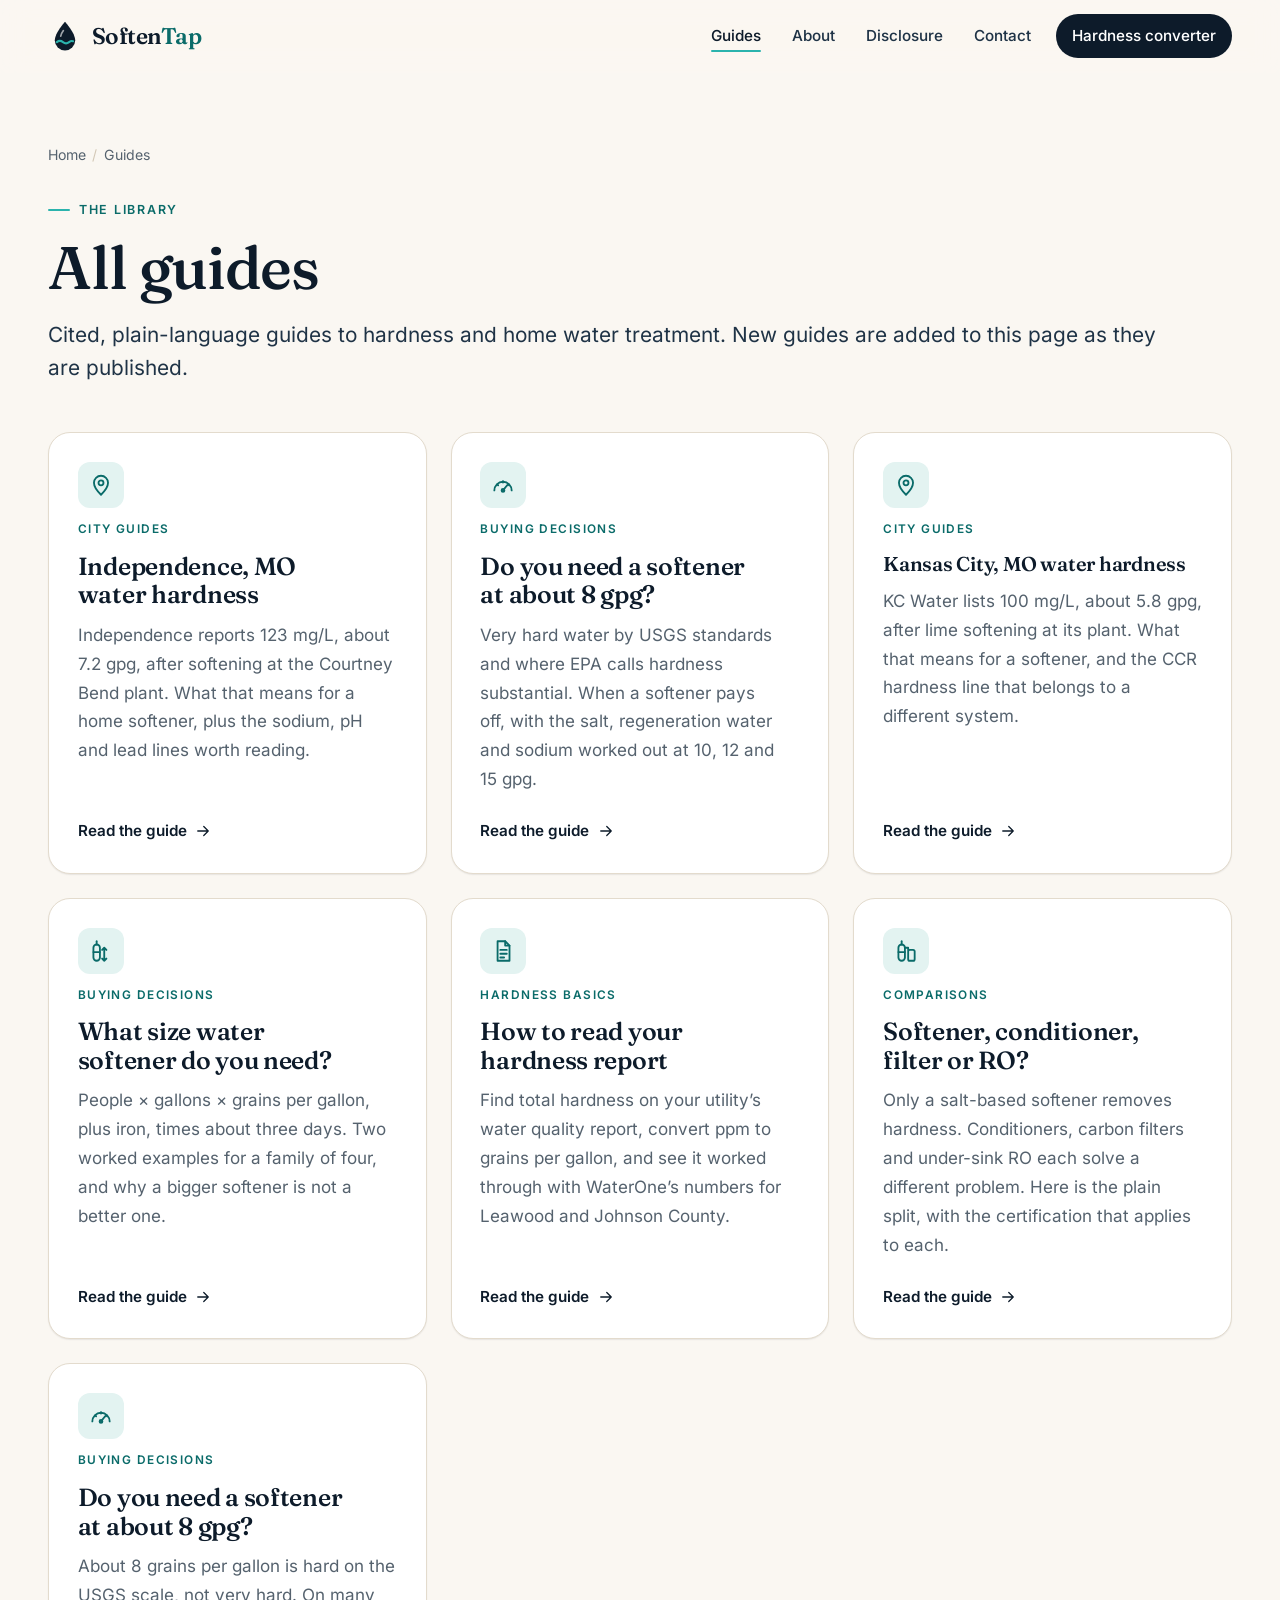
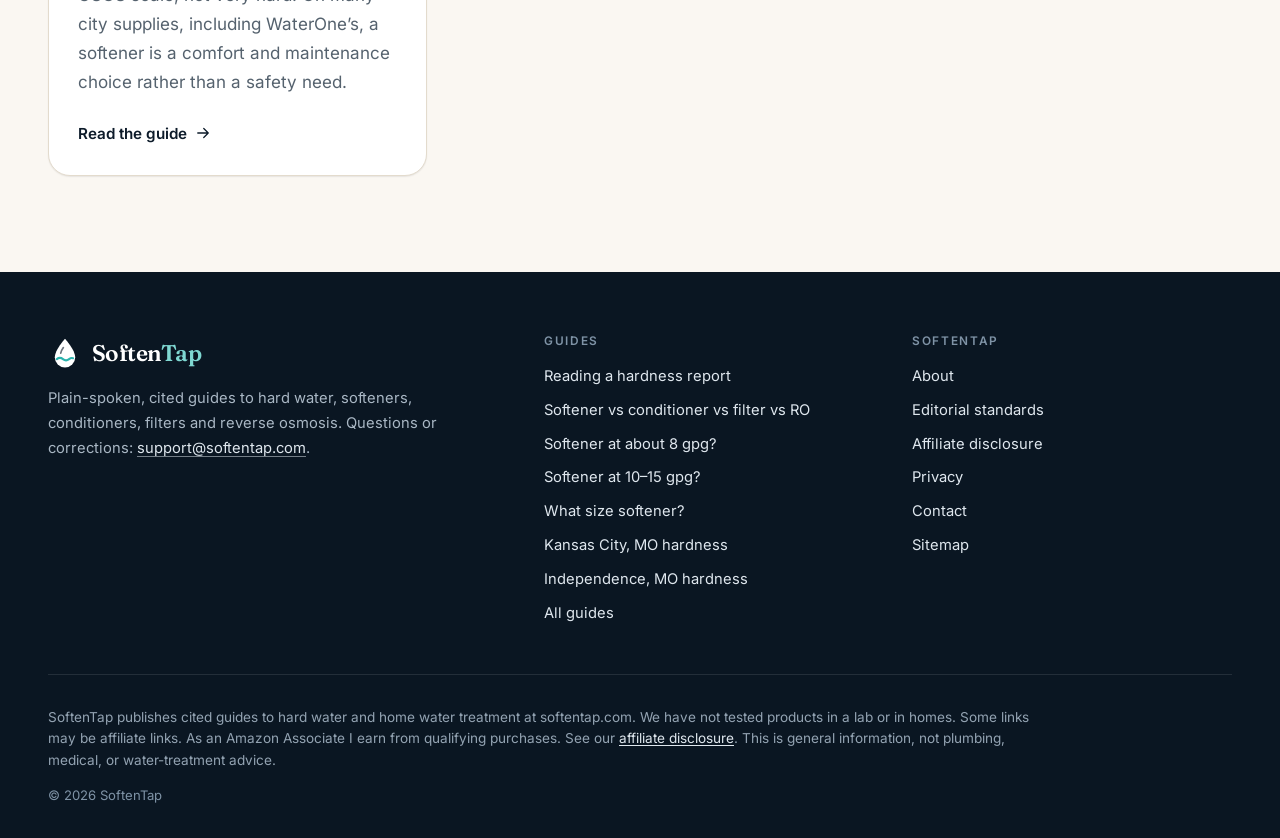
<file: guides.html>
<!DOCTYPE html>
<html lang="en">
<head>
  <meta charset="utf-8">
  <meta name="viewport" content="width=device-width, initial-scale=1">
  <title>All guides | SoftenTap</title>
  <meta name="description" content="Every SoftenTap guide to hard water, softeners, salt-free conditioners, filters, and under-sink reverse osmosis, with cited public sources.">
  <link rel="canonical" href="https://softentap.com/guides.html">
  <meta name="theme-color" content="#0d1b2a">
  <link rel="icon" href="favicon.svg" type="image/svg+xml">
  <link rel="preload" href="fonts/fraunces-var.woff2" as="font" type="font/woff2" crossorigin>
  <link rel="preload" href="fonts/inter-var.woff2" as="font" type="font/woff2" crossorigin>
  <meta property="og:type" content="website">
  <meta property="og:title" content="All guides | SoftenTap">
  <meta property="og:description" content="Every SoftenTap guide to hard water, softeners, salt-free conditioners, filters, and under-sink reverse osmosis, with cited public sources.">
  <meta property="og:url" content="https://softentap.com/guides.html">
  <meta property="og:site_name" content="SoftenTap">
  <meta property="og:image" content="https://softentap.com/og-image.png">
  <meta property="og:image:width" content="1200">
  <meta property="og:image:height" content="630">
  <meta name="twitter:card" content="summary_large_image">
  <meta name="twitter:title" content="All guides | SoftenTap">
  <meta name="twitter:description" content="Every SoftenTap guide to hard water, softeners, salt-free conditioners, filters, and under-sink reverse osmosis, with cited public sources.">
  <meta name="twitter:image" content="https://softentap.com/og-image.png">
  <link rel="stylesheet" href="css/styles.css?v=2">
  <script>document.documentElement.classList.add("js")</script>
  <script src="js/site.js?v=2" defer></script>
<script type="application/ld+json">
{
  "@context": "https://schema.org",
  "@type": "BreadcrumbList",
  "itemListElement": [
    {
      "@type": "ListItem",
      "position": 1,
      "name": "Home",
      "item": "https://softentap.com/"
    },
    {
      "@type": "ListItem",
      "position": 2,
      "name": "Guides",
      "item": "https://softentap.com/guides.html"
    }
  ]
}
</script>
</head>
<body>
  <a class="skip" href="#main">Skip to content</a>
  <header class="site-header">
    <div class="wrap header-inner">
      <a class="brand" href="index.html" aria-label="SoftenTap home">
        <svg class="brand-mark" viewBox="0 0 40 40" aria-hidden="true" focusable="false"><path d="M20 3.2C20 3.2 8 16.6 8 25a12 12 0 0 0 24 0C32 16.6 20 3.2 20 3.2z" fill="#0d1b2a"/><path d="M10.4 27.2c2.4-1.9 4.8-1.9 7.2 0s4.8 1.9 7.2 0c1.6-1.2 3.1-1.6 4.6-1" fill="none" stroke="#2bb3ad" stroke-width="2.5" stroke-linecap="round"/><path d="M15 20.2c.5-2.5 1.7-4.7 3.1-6.6" fill="none" stroke="#ffffff" stroke-opacity=".6" stroke-width="2" stroke-linecap="round"/></svg>
        <span class="brand-name">Soften<span>Tap</span></span>
      </a>
      <button class="menu-btn" type="button" aria-expanded="false" aria-controls="site-nav"><span class="menu-icon" aria-hidden="true"></span>Menu</button>
      <nav class="site-nav" id="site-nav" aria-label="Primary">
        <ul><li><a href="guides.html" aria-current="page">Guides</a></li><li><a href="about.html">About</a></li><li><a href="disclosure.html">Disclosure</a></li><li><a href="contact.html">Contact</a></li><li><a class="nav-cta" href="articles/read-water-hardness-report.html#converter">Hardness converter</a></li></ul>
      </nav>
    </div>
  </header>

  <main id="main">
    <header class="page-hero">
      <div class="wrap">
        <nav class="crumbs" aria-label="Breadcrumb"><ol><li><a href="index.html">Home</a></li><li aria-current="page">Guides</li></ol></nav>
        <p class="eyebrow">The library</p>
        <h1>All guides</h1>
        <p class="lede">Cited, plain-language guides to hardness and home water treatment. New guides are added to this page as they are published.</p>
      </div>
    </header>
    <div class="wrap page-body">
      <!-- GUIDE LIST: add a new <a class="tile"> card for each new article, newest first -->
      <div class="guide-list"><a class="tile" href="articles/independence-mo-water-hardness.html" data-reveal style="--d:0.0s"><span class="icon"><svg viewBox="0 0 24 24" fill="none" stroke="currentColor" stroke-width="1.7" stroke-linecap="round" stroke-linejoin="round" aria-hidden="true" focusable="false"><path d="M12 21s-6.5-6.2-6.5-11a6.5 6.5 0 0 1 13 0c0 4.8-6.5 11-6.5 11z"/><circle cx="12" cy="10" r="2.3"/></svg></span><span class="tag">City guides</span><h2>Independence, MO water hardness</h2><p>Independence reports 123 mg/L, about 7.2 gpg, after softening at the Courtney Bend plant. What that means for a home softener, plus the sodium, pH and lead lines worth reading.</p><span class="go">Read the guide <svg viewBox="0 0 24 24" fill="none" stroke="currentColor" stroke-width="1.7" stroke-linecap="round" stroke-linejoin="round" aria-hidden="true" focusable="false"><path d="M5 12h14M13 6l6 6-6 6"/></svg></span></a><a class="tile" href="articles/do-you-need-a-softener-at-10-to-15-gpg.html" data-reveal style="--d:0.0s"><span class="icon"><svg viewBox="0 0 24 24" fill="none" stroke="currentColor" stroke-width="1.7" stroke-linecap="round" stroke-linejoin="round" aria-hidden="true" focusable="false"><path d="M4 17a8 8 0 1 1 16 0"/><path d="M12 17l4-5"/><circle cx="12" cy="17" r="1.3"/><path d="M6.5 11.5l1 .8M12 8.5v1.2M17.5 11.5l-1 .8"/></svg></span><span class="tag">Buying decisions</span><h2>Do you need a softener at about 8 gpg?</h2><p>Very hard water by USGS standards and where EPA calls hardness substantial. When a softener pays off, with the salt, regeneration water and sodium worked out at 10, 12 and 15 gpg.</p><span class="go">Read the guide <svg viewBox="0 0 24 24" fill="none" stroke="currentColor" stroke-width="1.7" stroke-linecap="round" stroke-linejoin="round" aria-hidden="true" focusable="false"><path d="M5 12h14M13 6l6 6-6 6"/></svg></span></a><a class="tile" href="articles/kansas-city-mo-water-hardness.html" data-reveal style="--d:0.0s"><span class="icon"><svg viewBox="0 0 24 24" fill="none" stroke="currentColor" stroke-width="1.7" stroke-linecap="round" stroke-linejoin="round" aria-hidden="true" focusable="false"><path d="M12 21s-6.5-6.2-6.5-11a6.5 6.5 0 0 1 13 0c0 4.8-6.5 11-6.5 11z"/><circle cx="12" cy="10" r="2.3"/></svg></span><span class="tag">City guides</span><h3>Kansas City, MO water hardness</h3><p>KC Water lists 100 mg/L, about 5.8 gpg, after lime softening at its plant. What that means for a softener, and the CCR hardness line that belongs to a different system.</p><span class="go">Read the guide <svg viewBox="0 0 24 24" fill="none" stroke="currentColor" stroke-width="1.7" stroke-linecap="round" stroke-linejoin="round" aria-hidden="true" focusable="false"><path d="M5 12h14M13 6l6 6-6 6"/></svg></span></a><a class="tile" href="articles/what-size-water-softener.html" data-reveal style="--d:0.0s"><span class="icon"><svg viewBox="0 0 24 24" fill="none" stroke="currentColor" stroke-width="1.7" stroke-linecap="round" stroke-linejoin="round" aria-hidden="true" focusable="false"><rect x="5" y="6" width="6" height="15" rx="3"/><path d="M8 3v3"/><path d="M5 13h6"/><path d="M15 21V9M13 11l2-2 2 2M13 19l2 2 2-2"/></svg></span><span class="tag">Buying decisions</span><h2>What size water softener do you need?</h2><p>People × gallons × grains per gallon, plus iron, times about three days. Two worked examples for a family of four, and why a bigger softener is not a better one.</p><span class="go">Read the guide <svg viewBox="0 0 24 24" fill="none" stroke="currentColor" stroke-width="1.7" stroke-linecap="round" stroke-linejoin="round" aria-hidden="true" focusable="false"><path d="M5 12h14M13 6l6 6-6 6"/></svg></span></a><a class="tile" href="articles/read-water-hardness-report.html" data-reveal style="--d:0.0s"><span class="icon"><svg viewBox="0 0 24 24" fill="none" stroke="currentColor" stroke-width="1.7" stroke-linecap="round" stroke-linejoin="round" aria-hidden="true" focusable="false"><path d="M7 3h7l4 4v14H7z"/><path d="M14 3v4h4"/><path d="M9.5 11h6M9.5 14.5h6M9.5 18h3.5"/></svg></span><span class="tag">Hardness basics</span><h2>How to read your hardness report</h2><p>Find total hardness on your utility’s water quality report, convert ppm to grains per gallon, and see it worked through with WaterOne’s numbers for Leawood and Johnson County.</p><span class="go">Read the guide <svg viewBox="0 0 24 24" fill="none" stroke="currentColor" stroke-width="1.7" stroke-linecap="round" stroke-linejoin="round" aria-hidden="true" focusable="false"><path d="M5 12h14M13 6l6 6-6 6"/></svg></span></a><a class="tile" href="articles/softener-vs-conditioner-vs-filter-vs-ro.html" data-reveal style="--d:0.08s"><span class="icon"><svg viewBox="0 0 24 24" fill="none" stroke="currentColor" stroke-width="1.7" stroke-linecap="round" stroke-linejoin="round" aria-hidden="true" focusable="false"><rect x="5" y="6" width="6" height="15" rx="3"/><path d="M8 3v3"/><rect x="14" y="11" width="6" height="10" rx="1.5"/><path d="M11 9h3v2"/><path d="M5 13h6"/></svg></span><span class="tag">Comparisons</span><h2>Softener, conditioner, filter or RO?</h2><p>Only a salt-based softener removes hardness. Conditioners, carbon filters and under-sink RO each solve a different problem. Here is the plain split, with the certification that applies to each.</p><span class="go">Read the guide <svg viewBox="0 0 24 24" fill="none" stroke="currentColor" stroke-width="1.7" stroke-linecap="round" stroke-linejoin="round" aria-hidden="true" focusable="false"><path d="M5 12h14M13 6l6 6-6 6"/></svg></span></a><a class="tile" href="articles/do-you-need-a-softener-at-8-gpg.html" data-reveal style="--d:0.16s"><span class="icon"><svg viewBox="0 0 24 24" fill="none" stroke="currentColor" stroke-width="1.7" stroke-linecap="round" stroke-linejoin="round" aria-hidden="true" focusable="false"><path d="M4 17a8 8 0 1 1 16 0"/><path d="M12 17l4-5"/><circle cx="12" cy="17" r="1.3"/><path d="M6.5 11.5l1 .8M12 8.5v1.2M17.5 11.5l-1 .8"/></svg></span><span class="tag">Buying decisions</span><h2>Do you need a softener at about 8 gpg?</h2><p>About 8 grains per gallon is hard on the USGS scale, not very hard. On many city supplies, including WaterOne’s, a softener is a comfort and maintenance choice rather than a safety need.</p><span class="go">Read the guide <svg viewBox="0 0 24 24" fill="none" stroke="currentColor" stroke-width="1.7" stroke-linecap="round" stroke-linejoin="round" aria-hidden="true" focusable="false"><path d="M5 12h14M13 6l6 6-6 6"/></svg></span></a></div>
    </div>
  </main>

  <footer class="site-footer">
    <div class="wrap">
      <div class="footer-grid">
        <div class="footer-brand">
          <a class="brand" href="index.html" aria-label="SoftenTap home"><svg class="brand-mark" viewBox="0 0 40 40" aria-hidden="true" focusable="false"><path d="M20 3.2C20 3.2 8 16.6 8 25a12 12 0 0 0 24 0C32 16.6 20 3.2 20 3.2z" fill="#ffffff"/><path d="M10.4 27.2c2.4-1.9 4.8-1.9 7.2 0s4.8 1.9 7.2 0c1.6-1.2 3.1-1.6 4.6-1" fill="none" stroke="#2bb3ad" stroke-width="2.5" stroke-linecap="round"/><path d="M15 20.2c.5-2.5 1.7-4.7 3.1-6.6" fill="none" stroke="#0d1b2a" stroke-opacity=".6" stroke-width="2" stroke-linecap="round"/></svg><span class="brand-name">Soften<span>Tap</span></span></a>
          <p>Plain-spoken, cited guides to hard water, softeners, conditioners, filters and reverse osmosis. Questions or corrections: <a href="mailto:support@softentap.com">support@softentap.com</a>.</p>
        </div>
        <nav class="footer-col" aria-label="Guides">
          <h2>Guides</h2>
          <ul><li><a href="articles/read-water-hardness-report.html">Reading a hardness report</a></li><li><a href="articles/softener-vs-conditioner-vs-filter-vs-ro.html">Softener vs conditioner vs filter vs RO</a></li><li><a href="articles/do-you-need-a-softener-at-8-gpg.html">Softener at about 8 gpg?</a></li><li><a href="articles/do-you-need-a-softener-at-10-to-15-gpg.html">Softener at 10–15 gpg?</a></li><li><a href="articles/what-size-water-softener.html">What size softener?</a></li><li><a href="articles/kansas-city-mo-water-hardness.html">Kansas City, MO hardness</a></li><li><a href="articles/independence-mo-water-hardness.html">Independence, MO hardness</a></li><li><a href="guides.html">All guides</a></li></ul>
        </nav>
        <nav class="footer-col" aria-label="Footer">
          <h2>SoftenTap</h2>
          <ul>
            <li><a href="about.html">About</a></li>
            <li><a href="about.html#standards">Editorial standards</a></li>
            <li><a href="disclosure.html">Affiliate disclosure</a></li>
            <li><a href="privacy.html">Privacy</a></li>
            <li><a href="contact.html">Contact</a></li>
            <li><a href="sitemap.xml">Sitemap</a></li>
          </ul>
        </nav>
      </div>
      <p class="disclaimer">SoftenTap publishes cited guides to hard water and home water treatment at softentap.com. We have not tested products in a lab or in homes. Some links may be affiliate links. As an Amazon Associate I earn from qualifying purchases. See our <a href="disclosure.html">affiliate disclosure</a>. This is general information, not plumbing, medical, or water-treatment advice.</p>
      <p class="copyright">© 2026 SoftenTap</p>
    </div>
  </footer>
</body>
</html>
</file>
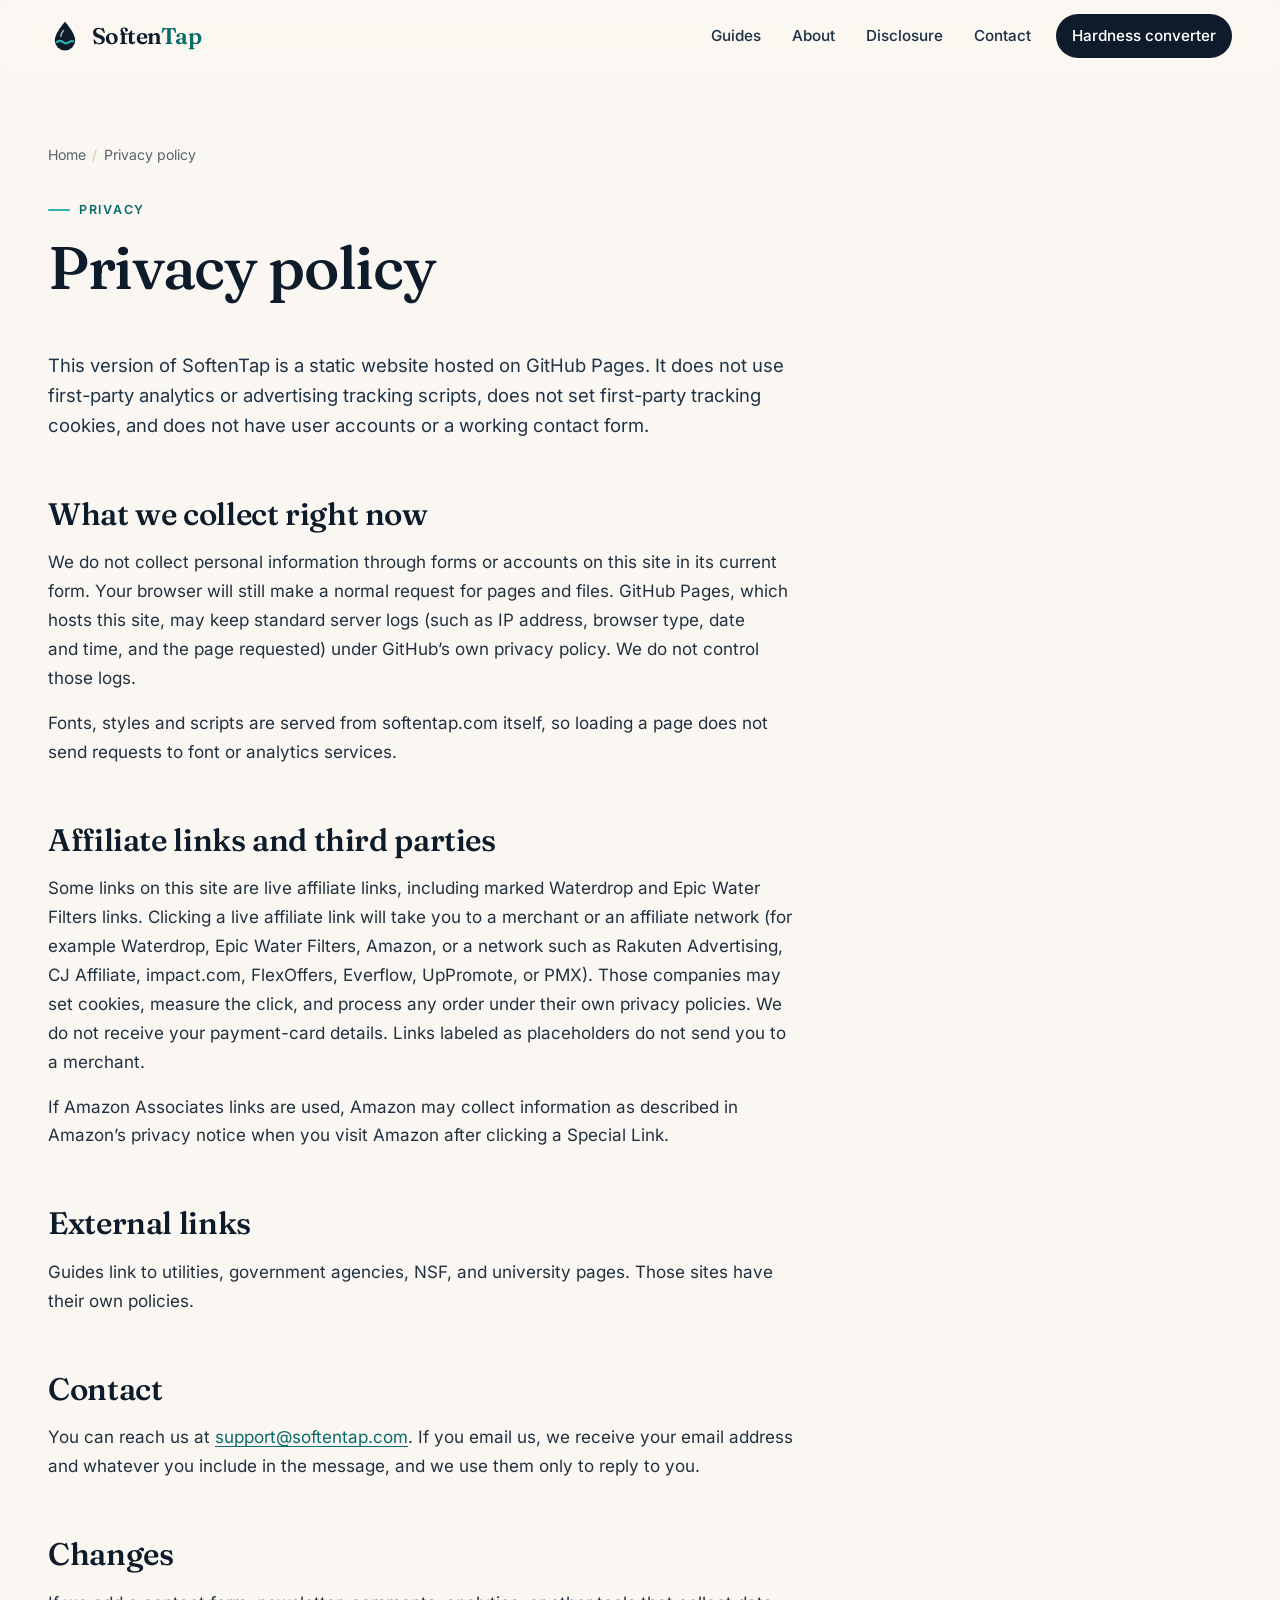
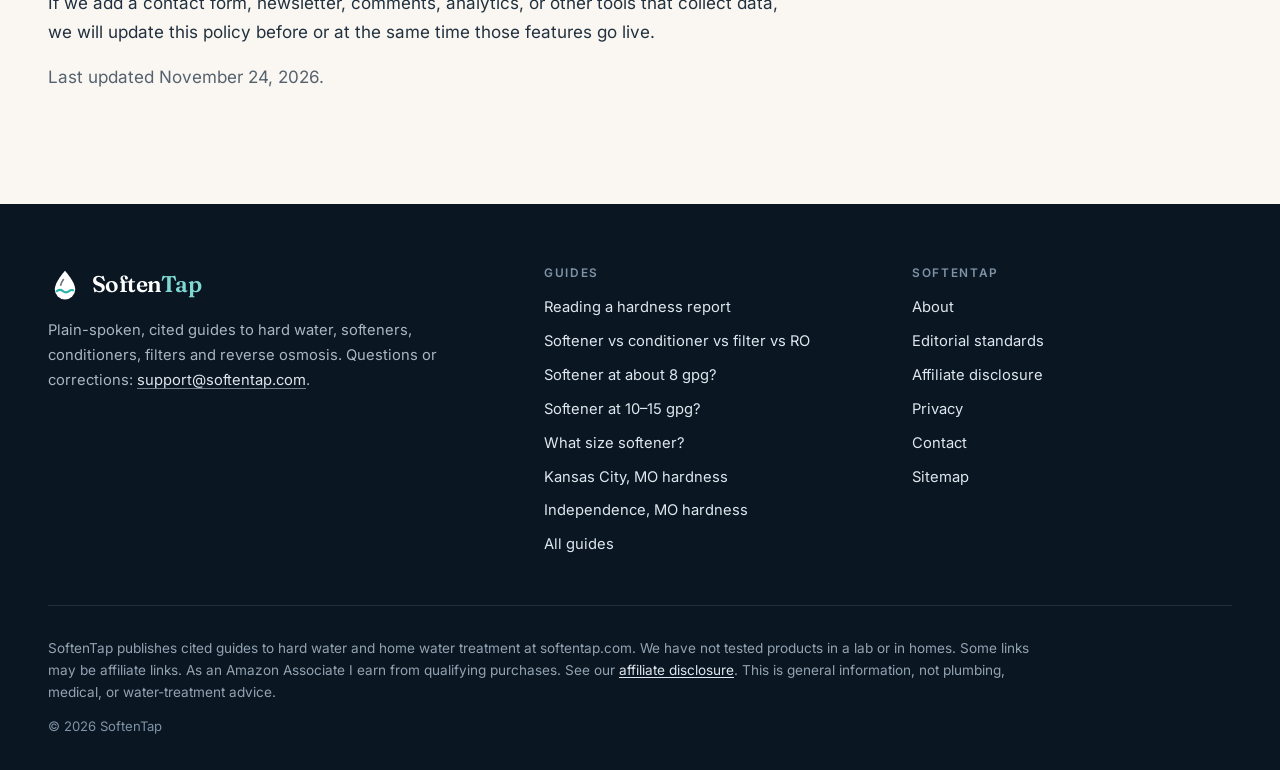
<file: privacy.html>
<!DOCTYPE html>
<html lang="en">
<head>
  <meta charset="utf-8">
  <meta name="viewport" content="width=device-width, initial-scale=1">
  <title>Privacy Policy | SoftenTap</title>
  <meta name="description" content="SoftenTap is a static site on GitHub Pages with no first-party tracking scripts or accounts. Affiliate merchants may collect data if you follow a live affiliate link.">
  <link rel="canonical" href="https://softentap.com/privacy.html">
  <meta name="theme-color" content="#0d1b2a">
  <link rel="icon" href="favicon.svg" type="image/svg+xml">
  <link rel="preload" href="fonts/fraunces-var.woff2" as="font" type="font/woff2" crossorigin>
  <link rel="preload" href="fonts/inter-var.woff2" as="font" type="font/woff2" crossorigin>
  <meta property="og:type" content="website">
  <meta property="og:title" content="Privacy Policy | SoftenTap">
  <meta property="og:description" content="SoftenTap is a static site on GitHub Pages with no first-party tracking scripts or accounts. Affiliate merchants may collect data if you follow a live affiliate link.">
  <meta property="og:url" content="https://softentap.com/privacy.html">
  <meta property="og:site_name" content="SoftenTap">
  <meta property="og:image" content="https://softentap.com/og-image.png">
  <meta property="og:image:width" content="1200">
  <meta property="og:image:height" content="630">
  <meta name="twitter:card" content="summary_large_image">
  <meta name="twitter:title" content="Privacy Policy | SoftenTap">
  <meta name="twitter:description" content="SoftenTap is a static site on GitHub Pages with no first-party tracking scripts or accounts. Affiliate merchants may collect data if you follow a live affiliate link.">
  <meta name="twitter:image" content="https://softentap.com/og-image.png">
  <link rel="stylesheet" href="css/styles.css?v=2">
  <script>document.documentElement.classList.add("js")</script>
  <script src="js/site.js?v=2" defer></script>
<script type="application/ld+json">
{
  "@context": "https://schema.org",
  "@type": "BreadcrumbList",
  "itemListElement": [
    {
      "@type": "ListItem",
      "position": 1,
      "name": "Home",
      "item": "https://softentap.com/"
    },
    {
      "@type": "ListItem",
      "position": 2,
      "name": "Privacy policy",
      "item": "https://softentap.com/privacy.html"
    }
  ]
}
</script>
</head>
<body>
  <a class="skip" href="#main">Skip to content</a>
  <header class="site-header">
    <div class="wrap header-inner">
      <a class="brand" href="index.html" aria-label="SoftenTap home">
        <svg class="brand-mark" viewBox="0 0 40 40" aria-hidden="true" focusable="false"><path d="M20 3.2C20 3.2 8 16.6 8 25a12 12 0 0 0 24 0C32 16.6 20 3.2 20 3.2z" fill="#0d1b2a"/><path d="M10.4 27.2c2.4-1.9 4.8-1.9 7.2 0s4.8 1.9 7.2 0c1.6-1.2 3.1-1.6 4.6-1" fill="none" stroke="#2bb3ad" stroke-width="2.5" stroke-linecap="round"/><path d="M15 20.2c.5-2.5 1.7-4.7 3.1-6.6" fill="none" stroke="#ffffff" stroke-opacity=".6" stroke-width="2" stroke-linecap="round"/></svg>
        <span class="brand-name">Soften<span>Tap</span></span>
      </a>
      <button class="menu-btn" type="button" aria-expanded="false" aria-controls="site-nav"><span class="menu-icon" aria-hidden="true"></span>Menu</button>
      <nav class="site-nav" id="site-nav" aria-label="Primary">
        <ul><li><a href="guides.html">Guides</a></li><li><a href="about.html">About</a></li><li><a href="disclosure.html">Disclosure</a></li><li><a href="contact.html">Contact</a></li><li><a class="nav-cta" href="articles/read-water-hardness-report.html#converter">Hardness converter</a></li></ul>
      </nav>
    </div>
  </header>

  <main id="main">
    <header class="page-hero">
      <div class="wrap">
        <nav class="crumbs" aria-label="Breadcrumb"><ol><li><a href="index.html">Home</a></li><li aria-current="page">Privacy policy</li></ol></nav>
        <p class="eyebrow">Privacy</p>
        <h1>Privacy policy</h1>
        
      </div>
    </header>
    <div class="wrap page-body">
      <div class="prose">
<p>This version of SoftenTap is a static website hosted on GitHub Pages. It does not use first-party analytics or advertising tracking scripts, does not set first-party tracking cookies, and does not have user accounts or a working contact form.</p>
<h2>What we collect right now</h2>
<p>We do not collect personal information through forms or accounts on this site in its current form. Your browser will still make a normal request for pages and files. GitHub Pages, which hosts this site, may keep standard server logs (such as IP address, browser type, date and time, and the page requested) under GitHub’s own privacy policy. We do not control those logs.</p>
      <p>Fonts, styles and scripts are served from softentap.com itself, so loading a page does not send requests to font or analytics services.</p>
<h2>Affiliate links and third parties</h2>
<p>Some links on this site are live affiliate links, including marked Waterdrop and Epic Water Filters links. Clicking a live affiliate link will take you to a merchant or an affiliate network (for example Waterdrop, Epic Water Filters, Amazon, or a network such as Rakuten Advertising, CJ Affiliate, impact.com, FlexOffers, Everflow, UpPromote, or PMX). Those companies may set cookies, measure the click, and process any order under their own privacy policies. We do not receive your payment-card details. Links labeled as placeholders do not send you to a merchant.</p>
<p>If Amazon Associates links are used, Amazon may collect information as described in Amazon’s privacy notice when you visit Amazon after clicking a Special Link.</p>
<h2>External links</h2>
<p>Guides link to utilities, government agencies, NSF, and university pages. Those sites have their own policies.</p>
<h2>Contact</h2>
<p>You can reach us at <a href="mailto:support@softentap.com">support@softentap.com</a>. If you email us, we receive your email address and whatever you include in the message, and we use them only to reply to you.</p>
<h2>Changes</h2>
<p>If we add a contact form, newsletter, comments, analytics, or other tools that collect data, we will update this policy before or at the same time those features go live.</p>
<p class="muted">Last updated November 24, 2026.</p>
      </div>
    </div>
  </main>

  <footer class="site-footer">
    <div class="wrap">
      <div class="footer-grid">
        <div class="footer-brand">
          <a class="brand" href="index.html" aria-label="SoftenTap home"><svg class="brand-mark" viewBox="0 0 40 40" aria-hidden="true" focusable="false"><path d="M20 3.2C20 3.2 8 16.6 8 25a12 12 0 0 0 24 0C32 16.6 20 3.2 20 3.2z" fill="#ffffff"/><path d="M10.4 27.2c2.4-1.9 4.8-1.9 7.2 0s4.8 1.9 7.2 0c1.6-1.2 3.1-1.6 4.6-1" fill="none" stroke="#2bb3ad" stroke-width="2.5" stroke-linecap="round"/><path d="M15 20.2c.5-2.5 1.7-4.7 3.1-6.6" fill="none" stroke="#0d1b2a" stroke-opacity=".6" stroke-width="2" stroke-linecap="round"/></svg><span class="brand-name">Soften<span>Tap</span></span></a>
          <p>Plain-spoken, cited guides to hard water, softeners, conditioners, filters and reverse osmosis. Questions or corrections: <a href="mailto:support@softentap.com">support@softentap.com</a>.</p>
        </div>
        <nav class="footer-col" aria-label="Guides">
          <h2>Guides</h2>
          <ul><li><a href="articles/read-water-hardness-report.html">Reading a hardness report</a></li><li><a href="articles/softener-vs-conditioner-vs-filter-vs-ro.html">Softener vs conditioner vs filter vs RO</a></li><li><a href="articles/do-you-need-a-softener-at-8-gpg.html">Softener at about 8 gpg?</a></li><li><a href="articles/do-you-need-a-softener-at-10-to-15-gpg.html">Softener at 10–15 gpg?</a></li><li><a href="articles/what-size-water-softener.html">What size softener?</a></li><li><a href="articles/kansas-city-mo-water-hardness.html">Kansas City, MO hardness</a></li><li><a href="articles/independence-mo-water-hardness.html">Independence, MO hardness</a></li><li><a href="guides.html">All guides</a></li></ul>
        </nav>
        <nav class="footer-col" aria-label="Footer">
          <h2>SoftenTap</h2>
          <ul>
            <li><a href="about.html">About</a></li>
            <li><a href="about.html#standards">Editorial standards</a></li>
            <li><a href="disclosure.html">Affiliate disclosure</a></li>
            <li><a href="privacy.html">Privacy</a></li>
            <li><a href="contact.html">Contact</a></li>
            <li><a href="sitemap.xml">Sitemap</a></li>
          </ul>
        </nav>
      </div>
      <p class="disclaimer">SoftenTap publishes cited guides to hard water and home water treatment at softentap.com. We have not tested products in a lab or in homes. Some links may be affiliate links. As an Amazon Associate I earn from qualifying purchases. See our <a href="disclosure.html">affiliate disclosure</a>. This is general information, not plumbing, medical, or water-treatment advice.</p>
      <p class="copyright">© 2026 SoftenTap</p>
    </div>
  </footer>
</body>
</html>
</file>
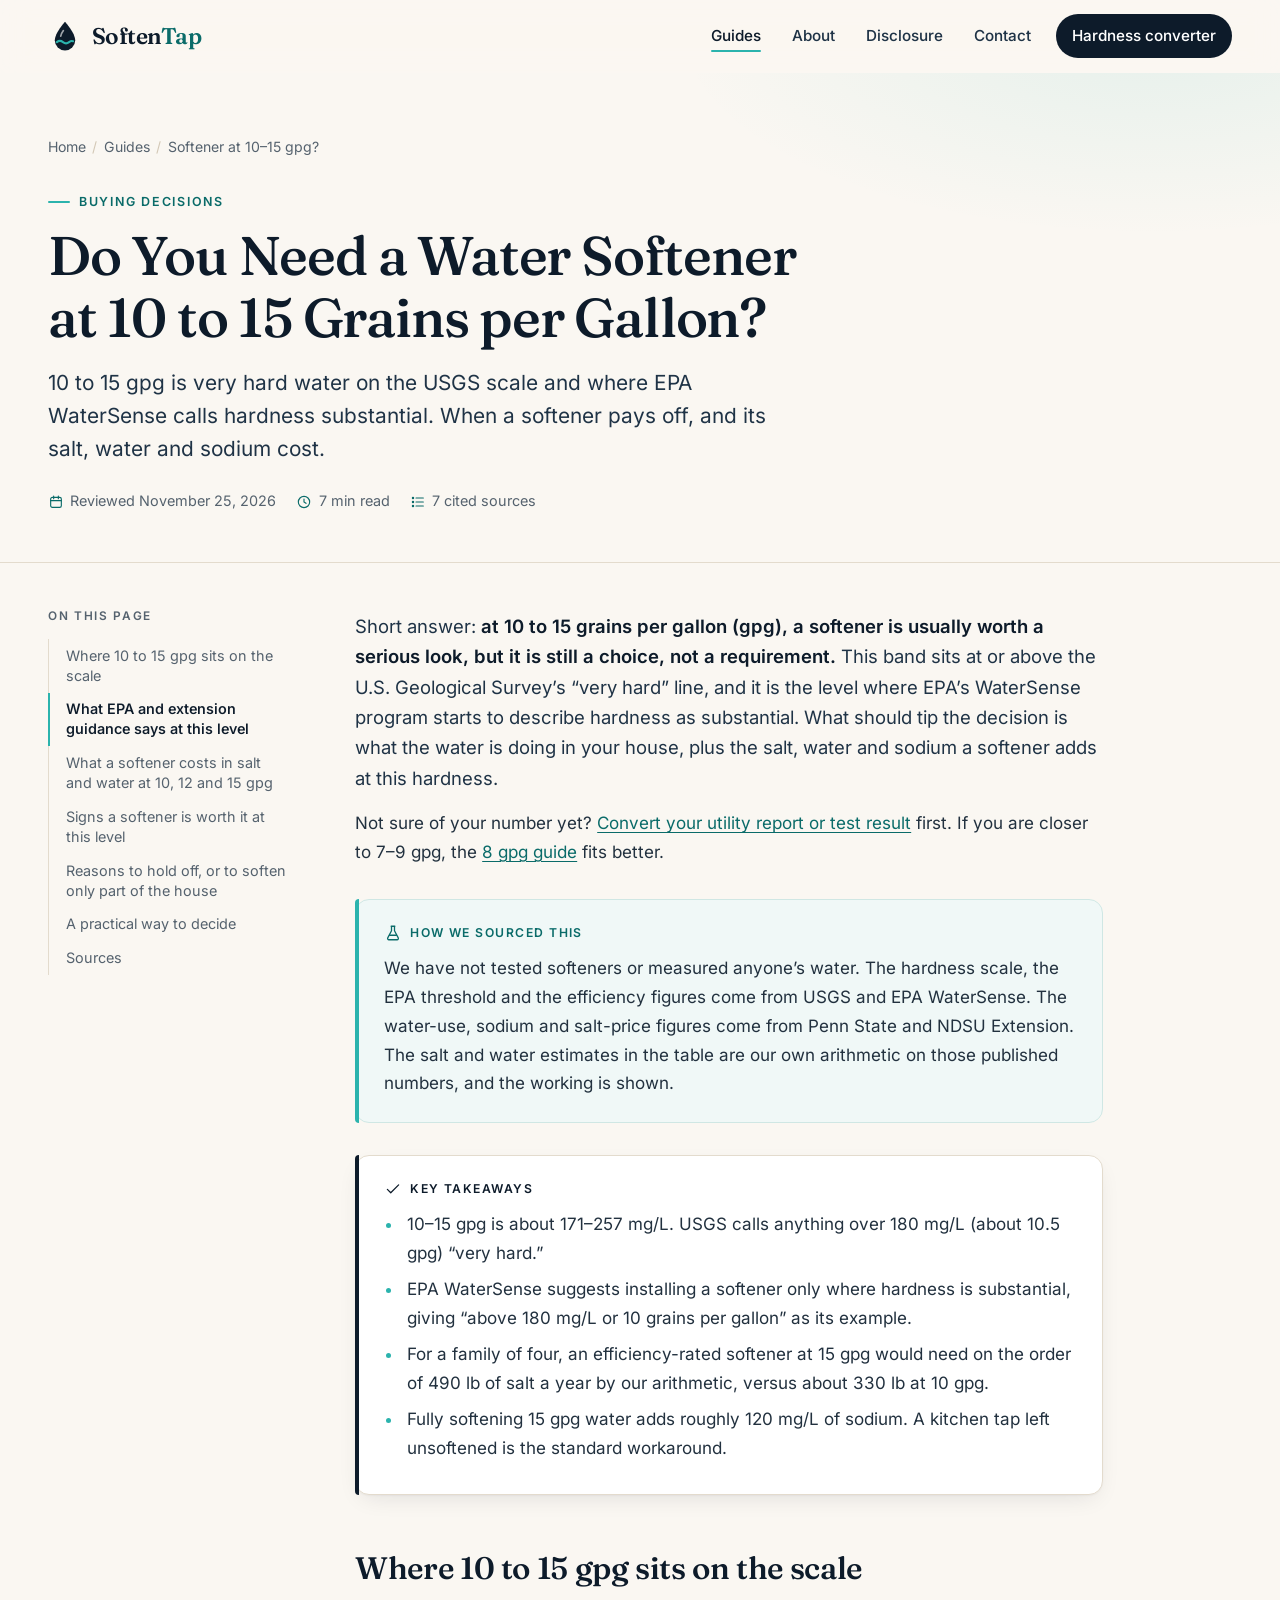
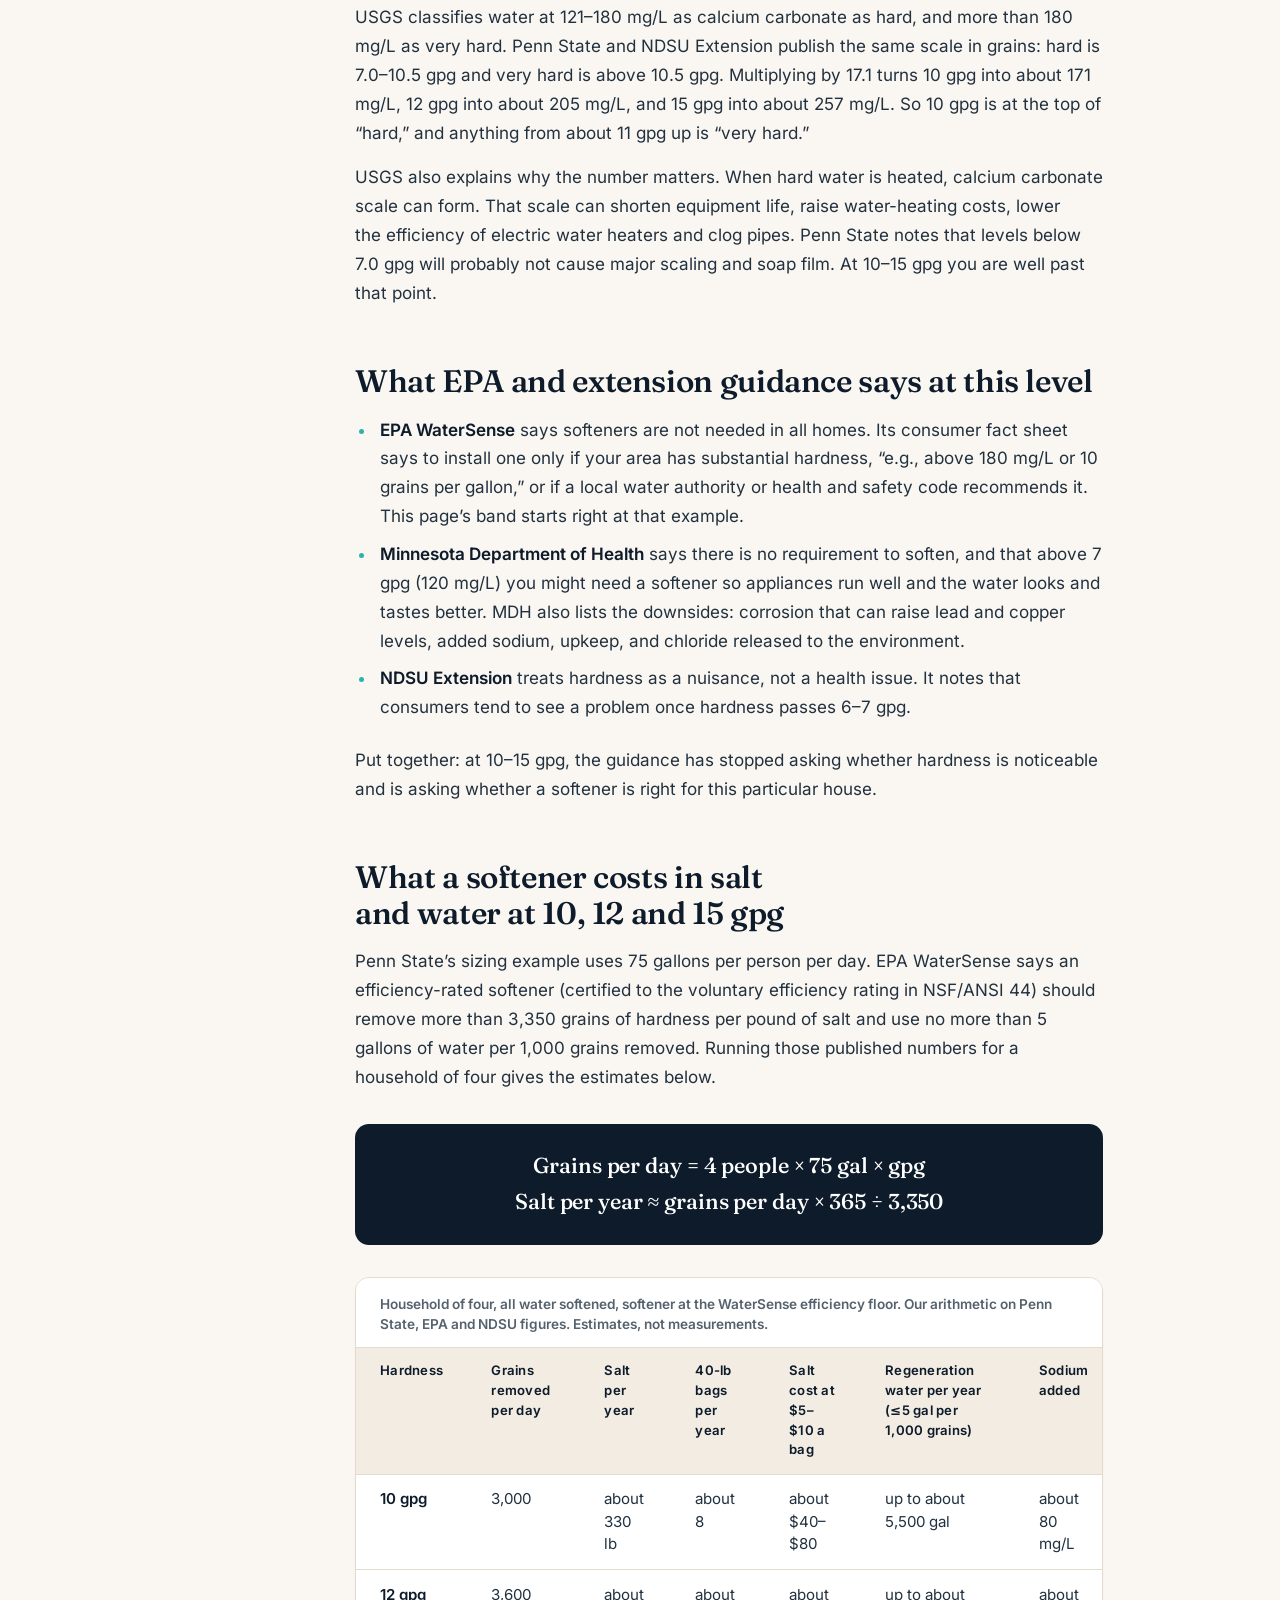
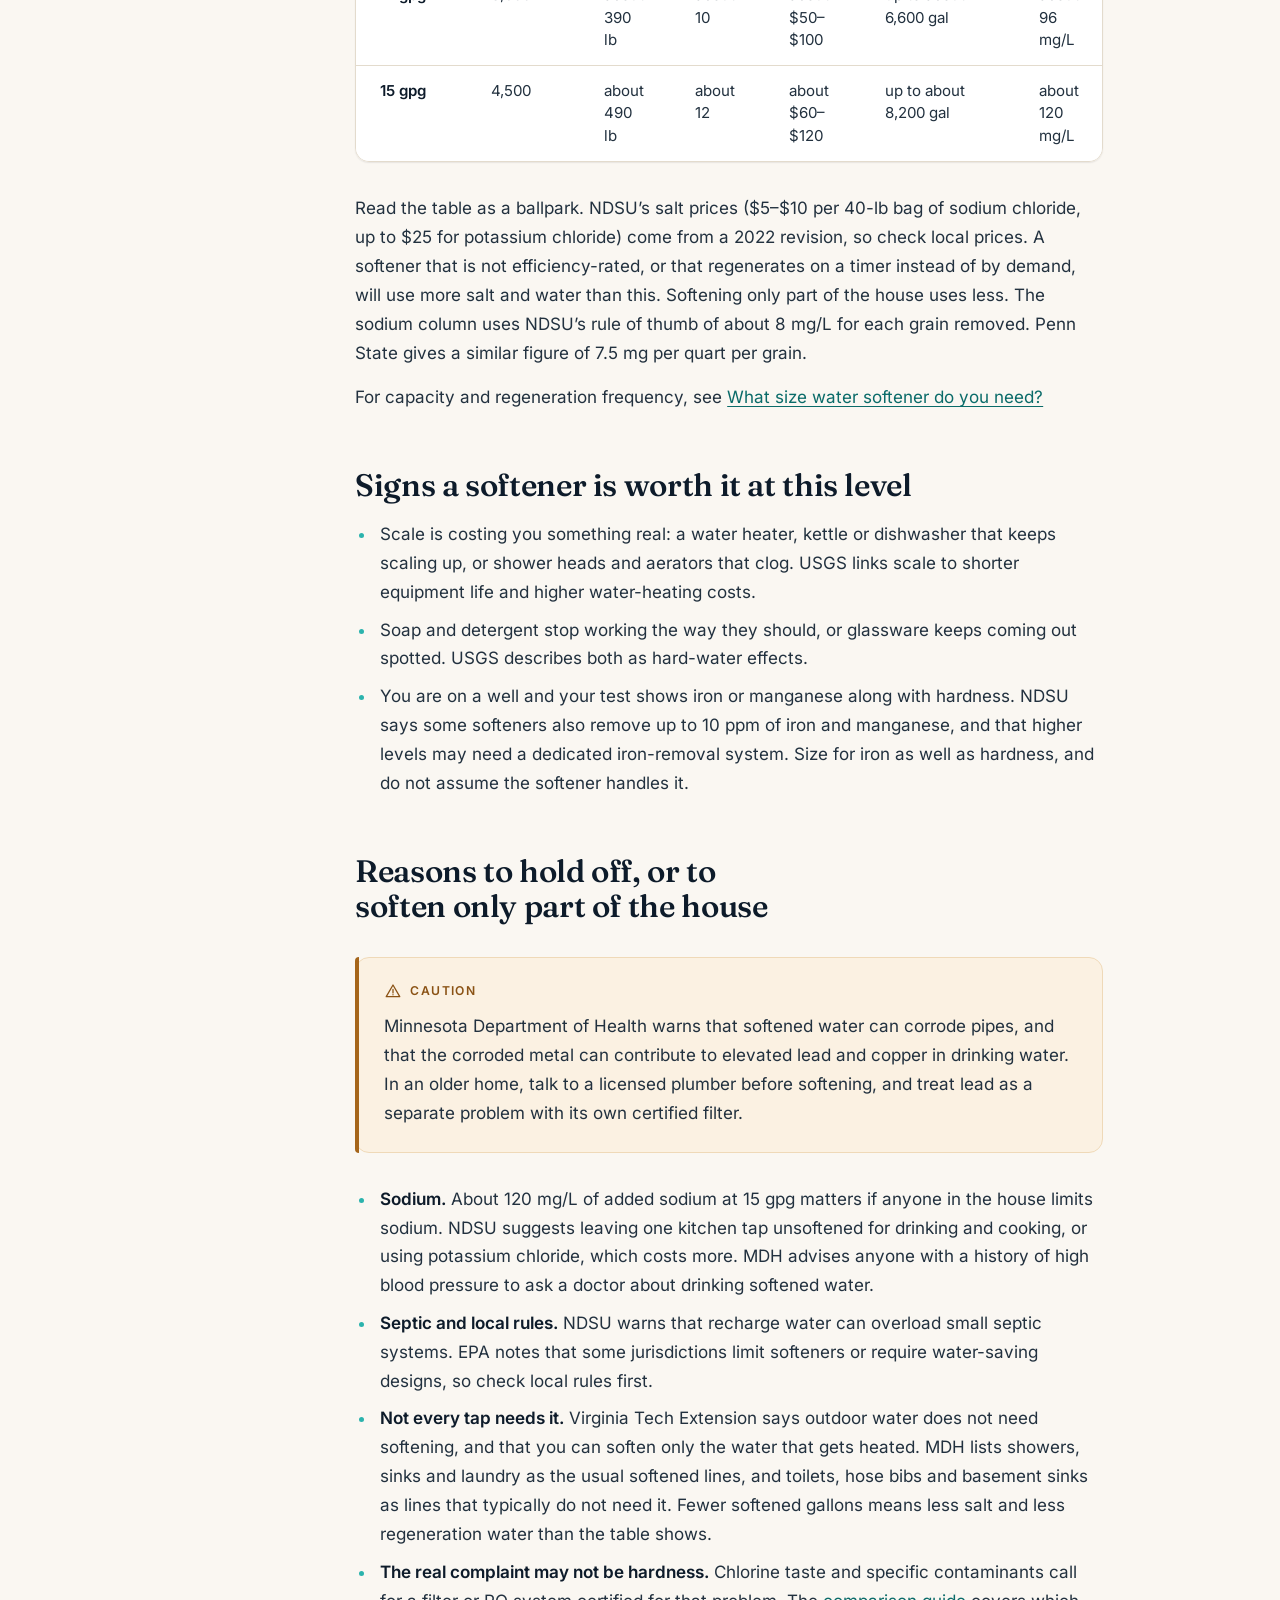
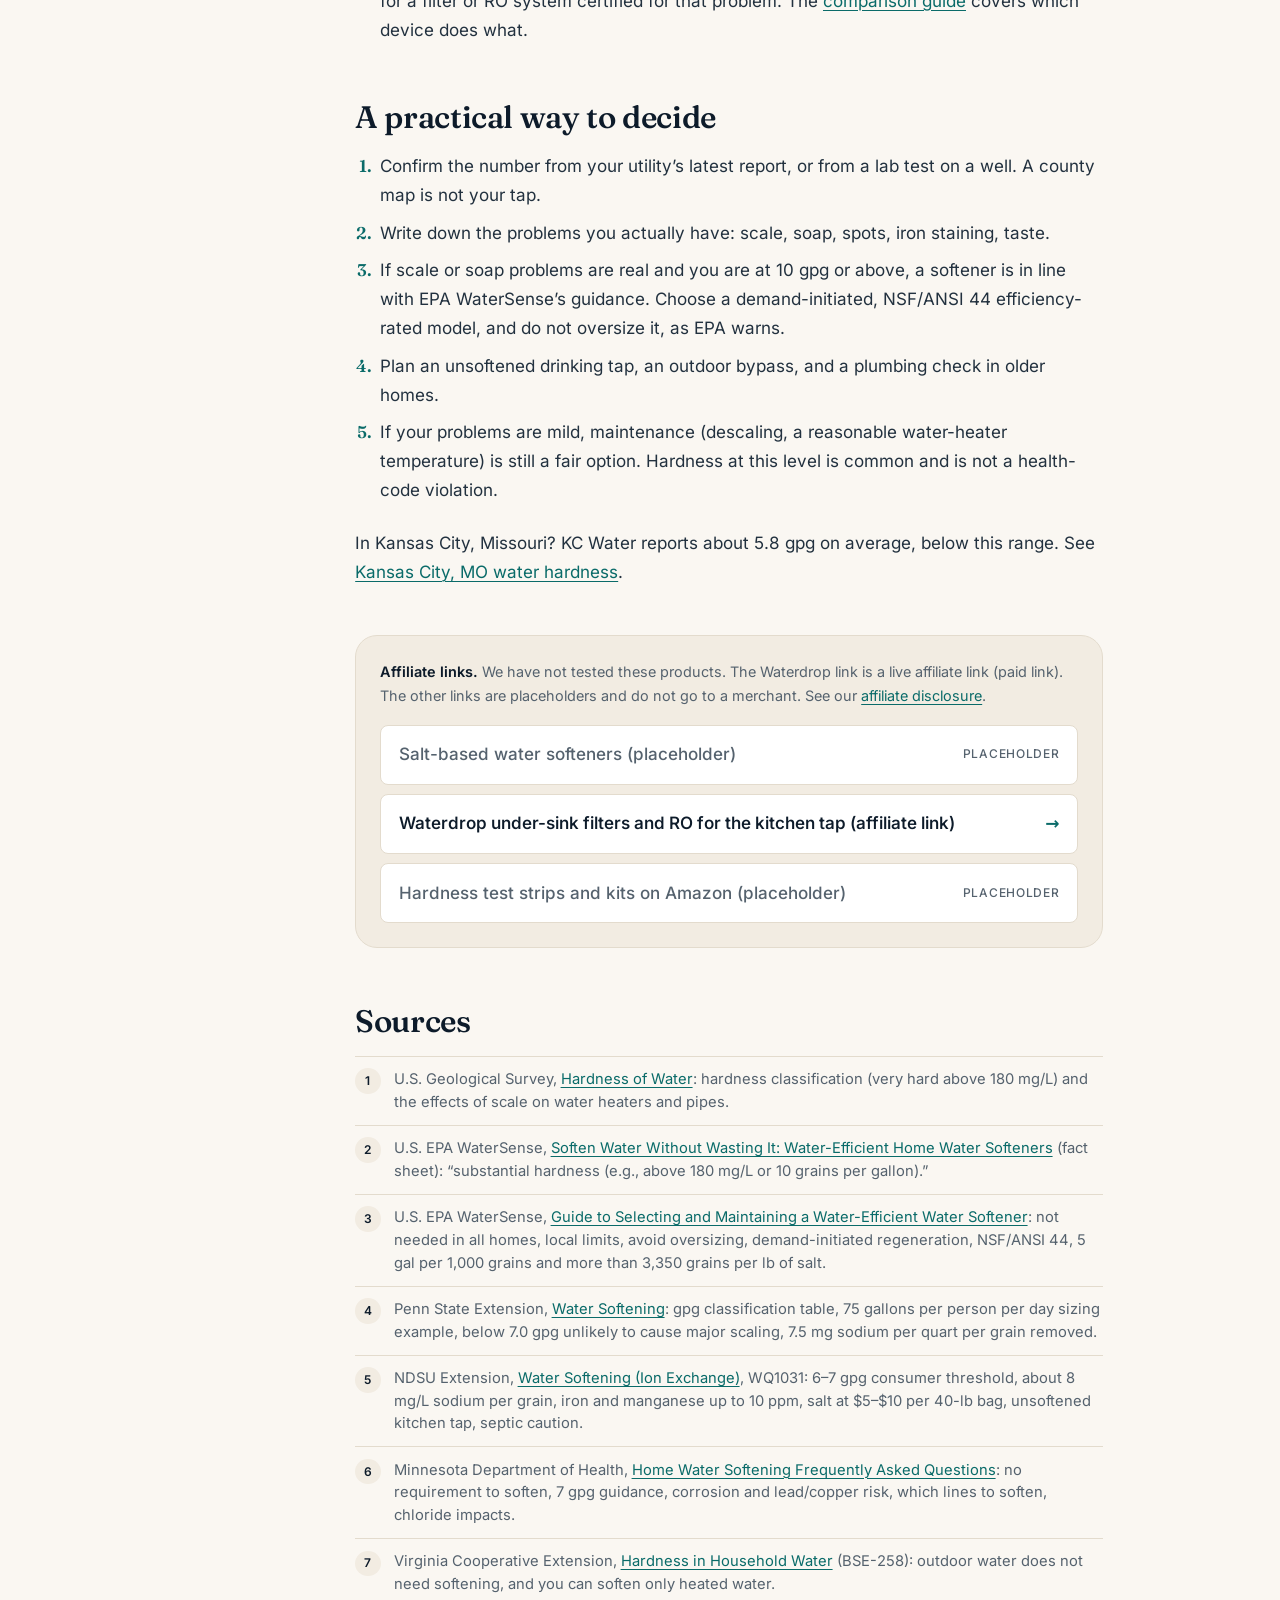
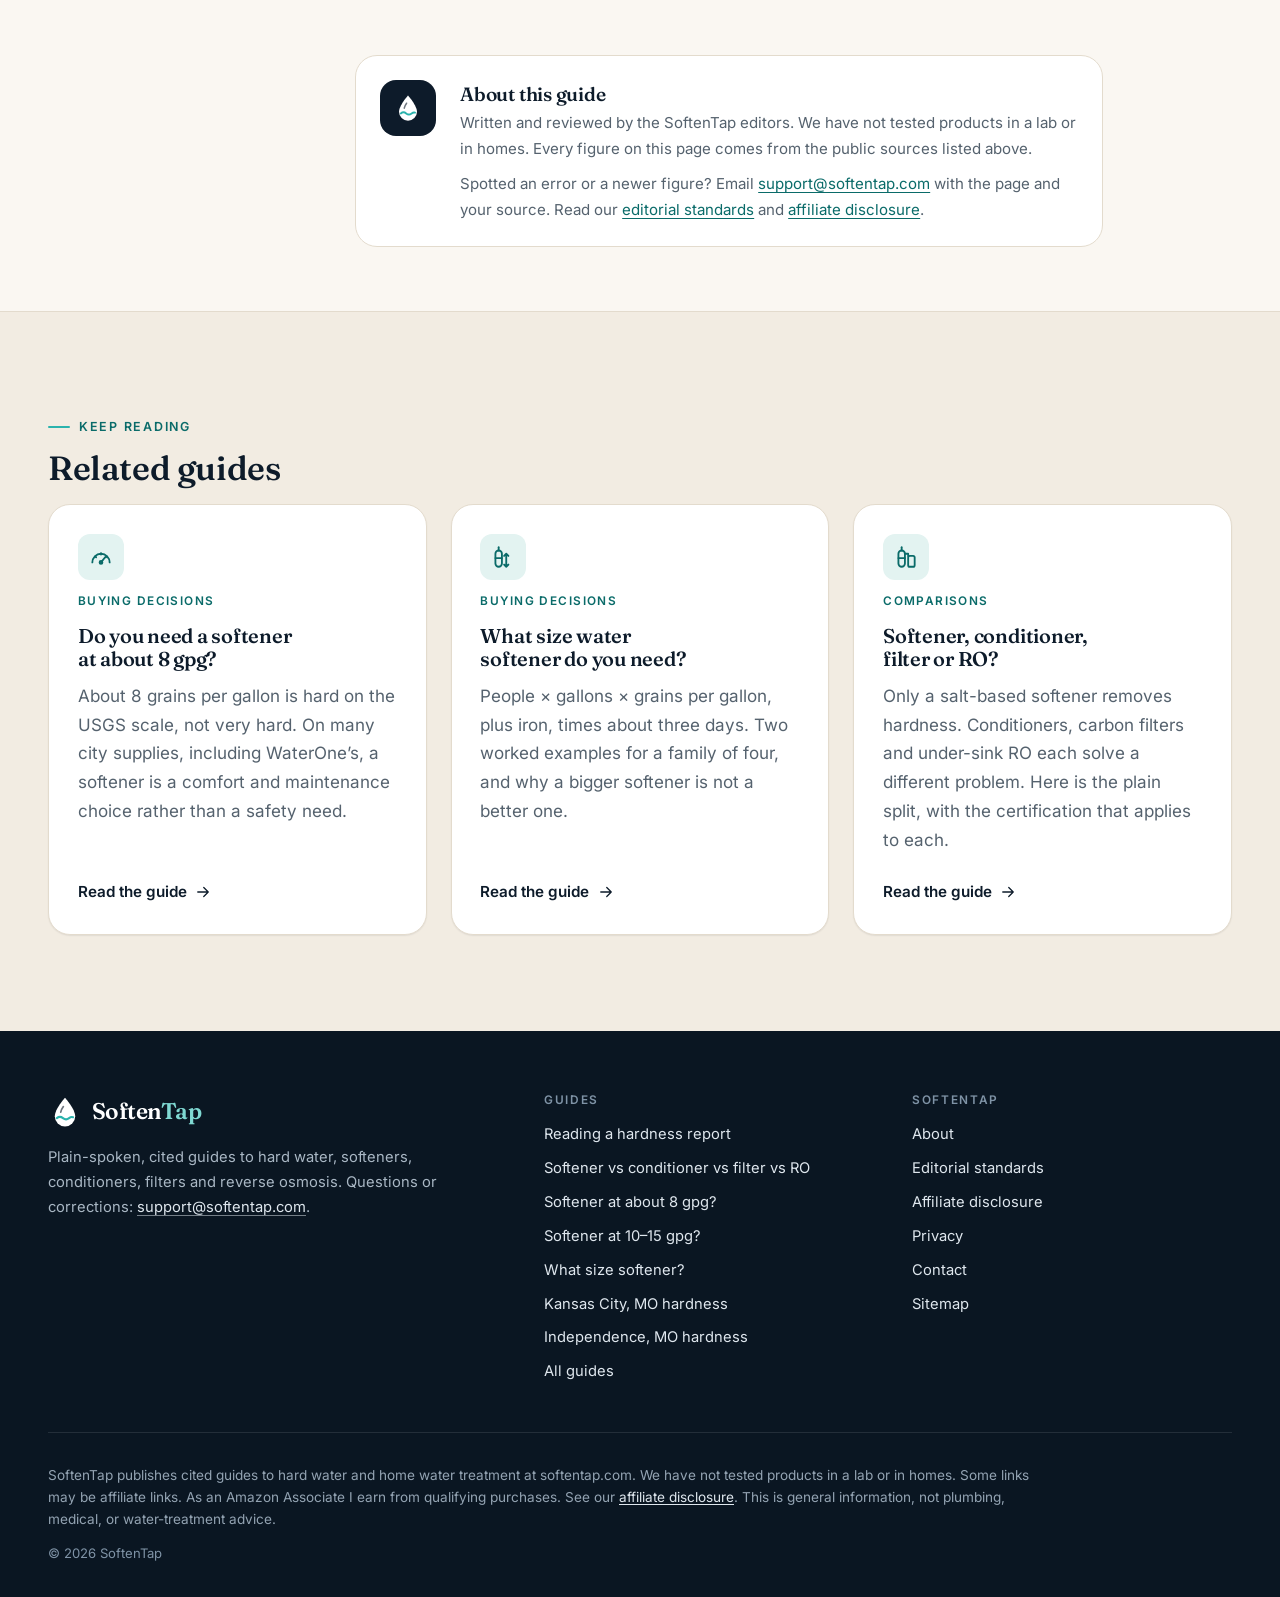
<file: articles/do-you-need-a-softener-at-10-to-15-gpg.html>
<!DOCTYPE html>
<html lang="en">
<head>
  <meta charset="utf-8">
  <meta name="viewport" content="width=device-width, initial-scale=1">
  <title>Do You Need a Water Softener at 10 to 15 gpg? | SoftenTap</title>
  <meta name="description" content="10 to 15 gpg is very hard water on the USGS scale and where EPA WaterSense calls hardness substantial. When a softener pays off, and its salt, water and sodium cost.">
  <link rel="canonical" href="https://softentap.com/articles/do-you-need-a-softener-at-10-to-15-gpg.html">
  <meta name="theme-color" content="#0d1b2a">
  <link rel="icon" href="../favicon.svg" type="image/svg+xml">
  <link rel="preload" href="../fonts/fraunces-var.woff2" as="font" type="font/woff2" crossorigin>
  <link rel="preload" href="../fonts/inter-var.woff2" as="font" type="font/woff2" crossorigin>
  <meta property="og:type" content="article">
  <meta property="og:title" content="Do You Need a Water Softener at 10 to 15 gpg? | SoftenTap">
  <meta property="og:description" content="10 to 15 gpg is very hard water on the USGS scale and where EPA WaterSense calls hardness substantial. When a softener pays off, and its salt, water and sodium cost.">
  <meta property="og:url" content="https://softentap.com/articles/do-you-need-a-softener-at-10-to-15-gpg.html">
  <meta property="og:site_name" content="SoftenTap">
  <meta property="og:image" content="https://softentap.com/og-image.png">
  <meta property="og:image:width" content="1200">
  <meta property="og:image:height" content="630">
  <meta name="twitter:card" content="summary_large_image">
  <meta name="twitter:title" content="Do You Need a Water Softener at 10 to 15 gpg? | SoftenTap">
  <meta name="twitter:description" content="10 to 15 gpg is very hard water on the USGS scale and where EPA WaterSense calls hardness substantial. When a softener pays off, and its salt, water and sodium cost.">
  <meta name="twitter:image" content="https://softentap.com/og-image.png">
  <link rel="stylesheet" href="../css/styles.css?v=2">
  <script>document.documentElement.classList.add("js")</script>
  <script src="../js/site.js?v=2" defer></script>
<script type="application/ld+json">
{
  "@context": "https://schema.org",
  "@type": "Article",
  "headline": "Do You Need a Water Softener at 10 to 15 Grains per Gallon?",
  "description": "10 to 15 gpg is very hard water on the USGS scale and where EPA WaterSense calls hardness substantial. When a softener pays off, and its salt, water and sodium cost.",
  "datePublished": "2026-11-25",
  "dateModified": "2026-11-25",
  "inLanguage": "en-US",
  "author": {
    "@type": "Organization",
    "name": "SoftenTap",
    "url": "https://softentap.com/"
  },
  "publisher": {
    "@type": "Organization",
    "name": "SoftenTap",
    "url": "https://softentap.com/"
  },
  "mainEntityOfPage": {
    "@type": "WebPage",
    "@id": "https://softentap.com/articles/do-you-need-a-softener-at-10-to-15-gpg.html"
  },
  "url": "https://softentap.com/articles/do-you-need-a-softener-at-10-to-15-gpg.html"
}
</script>
<script type="application/ld+json">
{
  "@context": "https://schema.org",
  "@type": "BreadcrumbList",
  "itemListElement": [
    {
      "@type": "ListItem",
      "position": 1,
      "name": "Home",
      "item": "https://softentap.com/"
    },
    {
      "@type": "ListItem",
      "position": 2,
      "name": "Guides",
      "item": "https://softentap.com/guides.html"
    },
    {
      "@type": "ListItem",
      "position": 3,
      "name": "Softener at 10–15 gpg?",
      "item": "https://softentap.com/articles/do-you-need-a-softener-at-10-to-15-gpg.html"
    }
  ]
}
</script>
</head>
  <div class="progress" aria-hidden="true"></div>
<body>
  <a class="skip" href="#main">Skip to content</a>
  <header class="site-header">
    <div class="wrap header-inner">
      <a class="brand" href="../index.html" aria-label="SoftenTap home">
        <svg class="brand-mark" viewBox="0 0 40 40" aria-hidden="true" focusable="false"><path d="M20 3.2C20 3.2 8 16.6 8 25a12 12 0 0 0 24 0C32 16.6 20 3.2 20 3.2z" fill="#0d1b2a"/><path d="M10.4 27.2c2.4-1.9 4.8-1.9 7.2 0s4.8 1.9 7.2 0c1.6-1.2 3.1-1.6 4.6-1" fill="none" stroke="#2bb3ad" stroke-width="2.5" stroke-linecap="round"/><path d="M15 20.2c.5-2.5 1.7-4.7 3.1-6.6" fill="none" stroke="#ffffff" stroke-opacity=".6" stroke-width="2" stroke-linecap="round"/></svg>
        <span class="brand-name">Soften<span>Tap</span></span>
      </a>
      <button class="menu-btn" type="button" aria-expanded="false" aria-controls="site-nav"><span class="menu-icon" aria-hidden="true"></span>Menu</button>
      <nav class="site-nav" id="site-nav" aria-label="Primary">
        <ul><li><a href="../guides.html" aria-current="page">Guides</a></li><li><a href="../about.html">About</a></li><li><a href="../disclosure.html">Disclosure</a></li><li><a href="../contact.html">Contact</a></li><li><a class="nav-cta" href="../articles/read-water-hardness-report.html#converter">Hardness converter</a></li></ul>
      </nav>
    </div>
  </header>

  <main id="main">
    <header class="article-hero">
      <div class="wrap">
        <nav class="crumbs" aria-label="Breadcrumb"><ol><li><a href="../index.html">Home</a></li><li><a href="../guides.html">Guides</a></li><li aria-current="page">Softener at 10–15 gpg?</li></ol></nav>
        <p class="eyebrow">Buying decisions</p>
        <h1>Do You Need a Water Softener at 10 to 15 Grains per Gallon?</h1>
        <p class="lede">10 to 15 gpg is very hard water on the USGS scale and where EPA WaterSense calls hardness substantial. When a softener pays off, and its salt, water and sodium cost.</p>
        <div class="meta">
          <span><svg viewBox="0 0 24 24" fill="none" stroke="currentColor" stroke-width="1.7" stroke-linecap="round" stroke-linejoin="round" aria-hidden="true" focusable="false"><rect x="4" y="5" width="16" height="15" rx="2.5"/><path d="M4 10h16M8.5 3v4M15.5 3v4"/></svg><span>Reviewed <time datetime="2026-11-25">November 25, 2026</time></span></span>
          <span><svg viewBox="0 0 24 24" fill="none" stroke="currentColor" stroke-width="1.7" stroke-linecap="round" stroke-linejoin="round" aria-hidden="true" focusable="false"><circle cx="12" cy="12" r="8.5"/><path d="M12 7.5V12l3 2"/></svg>7 min read</span>
          <span><svg viewBox="0 0 24 24" fill="none" stroke="currentColor" stroke-width="1.7" stroke-linecap="round" stroke-linejoin="round" aria-hidden="true" focusable="false"><path d="M9 6h11M9 12h11M9 18h11"/><circle cx="4.5" cy="6" r="1"/><circle cx="4.5" cy="12" r="1"/><circle cx="4.5" cy="18" r="1"/></svg>7 cited sources</span>
        </div>
      </div>
    </header>

    <div class="wrap article-layout">
      <aside class="toc" aria-label="On this page">
        <details open>
          <summary>On this page</summary>
          <p class="toc-title">On this page</p>
          <ol><li><a href="#where-10-to-15-gpg-sits">Where 10 to 15 gpg sits on the scale</a></li><li><a href="#what-epa-and-extensions-say">What EPA and extension guidance says at this level</a></li><li><a href="#the-salt-and-water-math">What a softener costs in salt and water at 10, 12 and 15 gpg</a></li><li><a href="#signs-it-is-worth-it">Signs a softener is worth it at this level</a></li><li><a href="#reasons-to-hold-off">Reasons to hold off, or to soften only part of the house</a></li><li><a href="#how-to-decide">A practical way to decide</a></li><li><a href="#sources">Sources</a></li></ol>
        </details>
      </aside>

      <article class="prose" data-progress>
<!-- ARTICLE BODY START -->
<p>Short answer: <strong>at 10 to 15 grains per gallon (gpg), a softener is usually worth a serious look, but it is still a choice, not a requirement.</strong> This band sits at or above the U.S. Geological Survey’s “very hard” line, and it is the level where EPA’s WaterSense program starts to describe hardness as substantial. What should tip the decision is what the water is doing in your house, plus the salt, water and sodium a softener adds at this hardness.</p>
<p>Not sure of your number yet? <a href="read-water-hardness-report.html">Convert your utility report or test result</a> first. If you are closer to 7–9 gpg, the <a href="do-you-need-a-softener-at-8-gpg.html">8 gpg guide</a> fits better.</p>

<div class="note">
  <p class="note-label"><svg viewBox="0 0 24 24" fill="none" stroke="currentColor" stroke-width="1.7" stroke-linecap="round" stroke-linejoin="round" aria-hidden="true" focusable="false"><path d="M9.5 3h5M10 3v6l-5 9.5A1.7 1.7 0 0 0 6.5 21h11a1.7 1.7 0 0 0 1.5-2.5L14 9V3"/><path d="M7.5 15h9"/></svg>How we sourced this</p>
  <p>We have not tested softeners or measured anyone’s water. The hardness scale, the EPA threshold and the efficiency figures come from USGS and EPA WaterSense. The water-use, sodium and salt-price figures come from Penn State and NDSU Extension. The salt and water estimates in the table are our own arithmetic on those published numbers, and the working is shown.</p>
</div>

<aside class="takeaways" aria-label="Key takeaways">
  <p class="takeaways-label"><svg viewBox="0 0 24 24" fill="none" stroke="currentColor" stroke-width="1.7" stroke-linecap="round" stroke-linejoin="round" aria-hidden="true" focusable="false"><path d="M4.5 12.5l4.5 4.5L19.5 6.5"/></svg>Key takeaways</p>
  <ul>
    <li>10–15 gpg is about 171–257 mg/L. USGS calls anything over 180 mg/L (about 10.5 gpg) “very hard.”</li>
    <li>EPA WaterSense suggests installing a softener only where hardness is substantial, giving “above 180 mg/L or 10 grains per gallon” as its example.</li>
    <li>For a family of four, an efficiency-rated softener at 15 gpg would need on the order of 490 lb of salt a year by our arithmetic, versus about 330 lb at 10 gpg.</li>
    <li>Fully softening 15 gpg water adds roughly 120 mg/L of sodium. A kitchen tap left unsoftened is the standard workaround.</li>
  </ul>
</aside>

<h2 id="where-10-to-15-gpg-sits">Where 10 to 15 gpg sits on the scale</h2>
<p>USGS classifies water at 121–180 mg/L as calcium carbonate as hard, and more than 180 mg/L as very hard. Penn State and NDSU Extension publish the same scale in grains: hard is 7.0–10.5 gpg and very hard is above 10.5 gpg. Multiplying by 17.1 turns 10 gpg into about 171 mg/L, 12 gpg into about 205 mg/L, and 15 gpg into about 257 mg/L. So 10 gpg is at the top of “hard,” and anything from about 11 gpg up is “very hard.”</p>
<p>USGS also explains why the number matters. When hard water is heated, calcium carbonate scale can form. That scale can shorten equipment life, raise water-heating costs, lower the efficiency of electric water heaters and clog pipes. Penn State notes that levels below 7.0 gpg will probably not cause major scaling and soap film. At 10–15 gpg you are well past that point.</p>

<h2 id="what-epa-and-extensions-say">What EPA and extension guidance says at this level</h2>
<ul>
<li><strong>EPA WaterSense</strong> says softeners are not needed in all homes. Its consumer fact sheet says to install one only if your area has substantial hardness, “e.g., above 180 mg/L or 10 grains per gallon,” or if a local water authority or health and safety code recommends it. This page’s band starts right at that example.</li>
<li><strong>Minnesota Department of Health</strong> says there is no requirement to soften, and that above 7 gpg (120 mg/L) you might need a softener so appliances run well and the water looks and tastes better. MDH also lists the downsides: corrosion that can raise lead and copper levels, added sodium, upkeep, and chloride released to the environment.</li>
<li><strong>NDSU Extension</strong> treats hardness as a nuisance, not a health issue. It notes that consumers tend to see a problem once hardness passes 6–7 gpg.</li>
</ul>
<p>Put together: at 10–15 gpg, the guidance has stopped asking whether hardness is noticeable and is asking whether a softener is right for this particular house.</p>

<h2 id="the-salt-and-water-math">What a softener costs in salt and water at 10, 12 and 15 gpg</h2>
<p>Penn State’s sizing example uses 75 gallons per person per day. EPA WaterSense says an efficiency-rated softener (certified to the voluntary efficiency rating in NSF/ANSI 44) should remove more than 3,350 grains of hardness per pound of salt and use no more than 5 gallons of water per 1,000 grains removed. Running those published numbers for a household of four gives the estimates below.</p>
<div class="formula"><p><strong>Grains per day = 4 people × 75 gal × gpg</strong></p><p><strong>Salt per year ≈ grains per day × 365 ÷ 3,350</strong></p></div>
<div class="table-wrap table-wide" tabindex="0" role="region" aria-label="Estimated salt, water and sodium at 10, 12 and 15 gpg">
<table>
  <caption class="muted">Household of four, all water softened, softener at the WaterSense efficiency floor. Our arithmetic on Penn State, EPA and NDSU figures. Estimates, not measurements.</caption>
  <thead><tr><th>Hardness</th><th>Grains removed per day</th><th>Salt per year</th><th>40-lb bags per year</th><th>Salt cost at $5–$10 a bag</th><th>Regeneration water per year (≤5 gal per 1,000 grains)</th><th>Sodium added</th></tr></thead>
  <tbody>
    <tr><td>10 gpg</td><td>3,000</td><td>about 330 lb</td><td>about 8</td><td>about $40–$80</td><td>up to about 5,500 gal</td><td>about 80 mg/L</td></tr>
    <tr><td>12 gpg</td><td>3,600</td><td>about 390 lb</td><td>about 10</td><td>about $50–$100</td><td>up to about 6,600 gal</td><td>about 96 mg/L</td></tr>
    <tr><td>15 gpg</td><td>4,500</td><td>about 490 lb</td><td>about 12</td><td>about $60–$120</td><td>up to about 8,200 gal</td><td>about 120 mg/L</td></tr>
  </tbody>
</table>
</div>
<p>Read the table as a ballpark. NDSU’s salt prices ($5–$10 per 40-lb bag of sodium chloride, up to $25 for potassium chloride) come from a 2022 revision, so check local prices. A softener that is not efficiency-rated, or that regenerates on a timer instead of by demand, will use more salt and water than this. Softening only part of the house uses less. The sodium column uses NDSU’s rule of thumb of about 8 mg/L for each grain removed. Penn State gives a similar figure of 7.5 mg per quart per grain.</p>
<p>For capacity and regeneration frequency, see <a href="what-size-water-softener.html">What size water softener do you need?</a></p>

<h2 id="signs-it-is-worth-it">Signs a softener is worth it at this level</h2>
<ul>
<li>Scale is costing you something real: a water heater, kettle or dishwasher that keeps scaling up, or shower heads and aerators that clog. USGS links scale to shorter equipment life and higher water-heating costs.</li>
<li>Soap and detergent stop working the way they should, or glassware keeps coming out spotted. USGS describes both as hard-water effects.</li>
<li>You are on a well and your test shows iron or manganese along with hardness. NDSU says some softeners also remove up to 10 ppm of iron and manganese, and that higher levels may need a dedicated iron-removal system. Size for iron as well as hardness, and do not assume the softener handles it.</li>
</ul>

<h2 id="reasons-to-hold-off">Reasons to hold off, or to soften only part of the house</h2>
<div class="warn">
  <p class="warn-label"><svg viewBox="0 0 24 24" fill="none" stroke="currentColor" stroke-width="1.7" stroke-linecap="round" stroke-linejoin="round" aria-hidden="true" focusable="false"><path d="M12 4l9 15.5H3z"/><path d="M12 10v4.5M12 17h.01"/></svg>Caution</p>
  <p>Minnesota Department of Health warns that softened water can corrode pipes, and that the corroded metal can contribute to elevated lead and copper in drinking water. In an older home, talk to a licensed plumber before softening, and treat lead as a separate problem with its own certified filter.</p>
</div>
<ul>
<li><strong>Sodium.</strong> About 120 mg/L of added sodium at 15 gpg matters if anyone in the house limits sodium. NDSU suggests leaving one kitchen tap unsoftened for drinking and cooking, or using potassium chloride, which costs more. MDH advises anyone with a history of high blood pressure to ask a doctor about drinking softened water.</li>
<li><strong>Septic and local rules.</strong> NDSU warns that recharge water can overload small septic systems. EPA notes that some jurisdictions limit softeners or require water-saving designs, so check local rules first.</li>
<li><strong>Not every tap needs it.</strong> Virginia Tech Extension says outdoor water does not need softening, and that you can soften only the water that gets heated. MDH lists showers, sinks and laundry as the usual softened lines, and toilets, hose bibs and basement sinks as lines that typically do not need it. Fewer softened gallons means less salt and less regeneration water than the table shows.</li>
<li><strong>The real complaint may not be hardness.</strong> Chlorine taste and specific contaminants call for a filter or RO system certified for that problem. The <a href="softener-vs-conditioner-vs-filter-vs-ro.html">comparison guide</a> covers which device does what.</li>
</ul>

<h2 id="how-to-decide">A practical way to decide</h2>
<ol>
<li>Confirm the number from your utility’s latest report, or from a lab test on a well. A county map is not your tap.</li>
<li>Write down the problems you actually have: scale, soap, spots, iron staining, taste.</li>
<li>If scale or soap problems are real and you are at 10 gpg or above, a softener is in line with EPA WaterSense’s guidance. Choose a demand-initiated, NSF/ANSI 44 efficiency-rated model, and do not oversize it, as EPA warns.</li>
<li>Plan an unsoftened drinking tap, an outdoor bypass, and a plumbing check in older homes.</li>
<li>If your problems are mild, maintenance (descaling, a reasonable water-heater temperature) is still a fair option. Hardness at this level is common and is not a health-code violation.</li>
</ol>
<p>In Kansas City, Missouri? KC Water reports about 5.8 gpg on average, below this range. See <a href="kansas-city-mo-water-hardness.html">Kansas City, MO water hardness</a>.</p>

<div class="affiliate-box">
  <h2 class="visually-hidden" id="where-to-buy">Where to buy</h2>
  <p><strong>Affiliate links.</strong> We have not tested these products. The Waterdrop link is a live affiliate link (paid link). The other links are placeholders and do not go to a merchant. See our <a href="../disclosure.html">affiliate disclosure</a>.</p>
  <ul>
    <li><a href="#affiliate-aquasana" rel="sponsored nofollow">Salt-based water softeners (placeholder)</a></li>
    <li><a href="https://www.waterdropfilter.com/?ref=illseqld&amp;utm_medium=affiliate&amp;utm_source=goaffpro" rel="sponsored nofollow noopener" target="_blank">Waterdrop under-sink filters and RO for the kitchen tap (affiliate link)</a></li>
    <li><a href="#affiliate-amazon" rel="sponsored nofollow">Hardness test strips and kits on Amazon (placeholder)</a></li>
  </ul>
</div>

<h2 id="sources">Sources</h2>
<ul class="sources">
  <li>U.S. Geological Survey, <a href="https://www.usgs.gov/water-science-school/science/hardness-water">Hardness of Water</a>: hardness classification (very hard above 180 mg/L) and the effects of scale on water heaters and pipes.</li>
  <li>U.S. EPA WaterSense, <a href="https://www.epa.gov/system/files/documents/2026-05/ws-products-water-softener-factsheet.pdf">Soften Water Without Wasting It: Water-Efficient Home Water Softeners</a> (fact sheet): “substantial hardness (e.g., above 180 mg/L or 10 grains per gallon).”</li>
  <li>U.S. EPA WaterSense, <a href="https://www.epa.gov/system/files/documents/2026-05/ws-products-water-softener-guide.pdf">Guide to Selecting and Maintaining a Water-Efficient Water Softener</a>: not needed in all homes, local limits, avoid oversizing, demand-initiated regeneration, NSF/ANSI 44, 5 gal per 1,000 grains and more than 3,350 grains per lb of salt.</li>
  <li>Penn State Extension, <a href="https://extension.psu.edu/water-softening">Water Softening</a>: gpg classification table, 75 gallons per person per day sizing example, below 7.0 gpg unlikely to cause major scaling, 7.5 mg sodium per quart per grain removed.</li>
  <li>NDSU Extension, <a href="https://www.ndsu.edu/agriculture/extension/publications/water-softening-ion-exchange">Water Softening (Ion Exchange)</a>, WQ1031: 6–7 gpg consumer threshold, about 8 mg/L sodium per grain, iron and manganese up to 10 ppm, salt at $5–$10 per 40-lb bag, unsoftened kitchen tap, septic caution.</li>
  <li>Minnesota Department of Health, <a href="https://www.health.state.mn.us/communities/environment/water/factsheet/softening.html">Home Water Softening Frequently Asked Questions</a>: no requirement to soften, 7 gpg guidance, corrosion and lead/copper risk, which lines to soften, chloride impacts.</li>
  <li>Virginia Cooperative Extension, <a href="https://www.pubs.ext.vt.edu/content/dam/pubs_ext_vt_edu/442/442-664/BSE-258.pdf">Hardness in Household Water</a> (BSE-258): outdoor water does not need softening, and you can soften only heated water.</li>
</ul>
<!-- ARTICLE BODY END -->

        <section class="editorial" aria-labelledby="about-this-guide">
          <div class="editorial-mark"><svg class="brand-mark" viewBox="0 0 40 40" aria-hidden="true" focusable="false"><path d="M20 3.2C20 3.2 8 16.6 8 25a12 12 0 0 0 24 0C32 16.6 20 3.2 20 3.2z" fill="#ffffff"/><path d="M10.4 27.2c2.4-1.9 4.8-1.9 7.2 0s4.8 1.9 7.2 0c1.6-1.2 3.1-1.6 4.6-1" fill="none" stroke="#2bb3ad" stroke-width="2.5" stroke-linecap="round"/><path d="M15 20.2c.5-2.5 1.7-4.7 3.1-6.6" fill="none" stroke="#0d1b2a" stroke-opacity=".6" stroke-width="2" stroke-linecap="round"/></svg></div>
          <div>
            <h2 id="about-this-guide">About this guide</h2>
            <p>Written and reviewed by the SoftenTap editors. We have not tested products in a lab or in homes. Every figure on this page comes from the public sources listed above.</p>
            <p>Spotted an error or a newer figure? Email <a href="mailto:support@softentap.com">support@softentap.com</a> with the page and your source. Read our <a href="../about.html#standards">editorial standards</a> and <a href="../disclosure.html">affiliate disclosure</a>.</p>
          </div>
        </section>
      </article>
    </div>

    <section class="related section" aria-labelledby="keep-reading">
      <div class="wrap">
        <p class="eyebrow">Keep reading</p>
        <h2 id="keep-reading">Related guides</h2>
        <div class="related-grid"><a class="tile" href="../articles/do-you-need-a-softener-at-8-gpg.html" data-reveal style="--d:0.00s"><span class="icon"><svg viewBox="0 0 24 24" fill="none" stroke="currentColor" stroke-width="1.7" stroke-linecap="round" stroke-linejoin="round" aria-hidden="true" focusable="false"><path d="M4 17a8 8 0 1 1 16 0"/><path d="M12 17l4-5"/><circle cx="12" cy="17" r="1.3"/><path d="M6.5 11.5l1 .8M12 8.5v1.2M17.5 11.5l-1 .8"/></svg></span><span class="tag">Buying decisions</span><h2>Do you need a softener at about 8 gpg?</h2><p>About 8 grains per gallon is hard on the USGS scale, not very hard. On many city supplies, including WaterOne’s, a softener is a comfort and maintenance choice rather than a safety need.</p><span class="go">Read the guide <svg viewBox="0 0 24 24" fill="none" stroke="currentColor" stroke-width="1.7" stroke-linecap="round" stroke-linejoin="round" aria-hidden="true" focusable="false"><path d="M5 12h14M13 6l6 6-6 6"/></svg></span></a><a class="tile" href="../articles/what-size-water-softener.html" data-reveal style="--d:0.08s"><span class="icon"><svg viewBox="0 0 24 24" fill="none" stroke="currentColor" stroke-width="1.7" stroke-linecap="round" stroke-linejoin="round" aria-hidden="true" focusable="false"><rect x="5" y="6" width="6" height="15" rx="3"/><path d="M8 3v3"/><path d="M5 13h6"/><path d="M15 21V9M13 11l2-2 2 2M13 19l2 2 2-2"/></svg></span><span class="tag">Buying decisions</span><h2>What size water softener do you need?</h2><p>People × gallons × grains per gallon, plus iron, times about three days. Two worked examples for a family of four, and why a bigger softener is not a better one.</p><span class="go">Read the guide <svg viewBox="0 0 24 24" fill="none" stroke="currentColor" stroke-width="1.7" stroke-linecap="round" stroke-linejoin="round" aria-hidden="true" focusable="false"><path d="M5 12h14M13 6l6 6-6 6"/></svg></span></a><a class="tile" href="../articles/softener-vs-conditioner-vs-filter-vs-ro.html" data-reveal style="--d:0.16s"><span class="icon"><svg viewBox="0 0 24 24" fill="none" stroke="currentColor" stroke-width="1.7" stroke-linecap="round" stroke-linejoin="round" aria-hidden="true" focusable="false"><rect x="5" y="6" width="6" height="15" rx="3"/><path d="M8 3v3"/><rect x="14" y="11" width="6" height="10" rx="1.5"/><path d="M11 9h3v2"/><path d="M5 13h6"/></svg></span><span class="tag">Comparisons</span><h2>Softener, conditioner, filter or RO?</h2><p>Only a salt-based softener removes hardness. Conditioners, carbon filters and under-sink RO each solve a different problem. Here is the plain split, with the certification that applies to each.</p><span class="go">Read the guide <svg viewBox="0 0 24 24" fill="none" stroke="currentColor" stroke-width="1.7" stroke-linecap="round" stroke-linejoin="round" aria-hidden="true" focusable="false"><path d="M5 12h14M13 6l6 6-6 6"/></svg></span></a></div>
      </div>
    </section>
  </main>

  <footer class="site-footer">
    <div class="wrap">
      <div class="footer-grid">
        <div class="footer-brand">
          <a class="brand" href="../index.html" aria-label="SoftenTap home"><svg class="brand-mark" viewBox="0 0 40 40" aria-hidden="true" focusable="false"><path d="M20 3.2C20 3.2 8 16.6 8 25a12 12 0 0 0 24 0C32 16.6 20 3.2 20 3.2z" fill="#ffffff"/><path d="M10.4 27.2c2.4-1.9 4.8-1.9 7.2 0s4.8 1.9 7.2 0c1.6-1.2 3.1-1.6 4.6-1" fill="none" stroke="#2bb3ad" stroke-width="2.5" stroke-linecap="round"/><path d="M15 20.2c.5-2.5 1.7-4.7 3.1-6.6" fill="none" stroke="#0d1b2a" stroke-opacity=".6" stroke-width="2" stroke-linecap="round"/></svg><span class="brand-name">Soften<span>Tap</span></span></a>
          <p>Plain-spoken, cited guides to hard water, softeners, conditioners, filters and reverse osmosis. Questions or corrections: <a href="mailto:support@softentap.com">support@softentap.com</a>.</p>
        </div>
        <nav class="footer-col" aria-label="Guides">
          <h2>Guides</h2>
          <ul><li><a href="../articles/read-water-hardness-report.html">Reading a hardness report</a></li><li><a href="../articles/softener-vs-conditioner-vs-filter-vs-ro.html">Softener vs conditioner vs filter vs RO</a></li><li><a href="../articles/do-you-need-a-softener-at-8-gpg.html">Softener at about 8 gpg?</a></li><li><a href="../articles/do-you-need-a-softener-at-10-to-15-gpg.html">Softener at 10–15 gpg?</a></li><li><a href="../articles/what-size-water-softener.html">What size softener?</a></li><li><a href="../articles/kansas-city-mo-water-hardness.html">Kansas City, MO hardness</a></li><li><a href="../articles/independence-mo-water-hardness.html">Independence, MO hardness</a></li><li><a href="../guides.html">All guides</a></li></ul>
        </nav>
        <nav class="footer-col" aria-label="Footer">
          <h2>SoftenTap</h2>
          <ul>
            <li><a href="../about.html">About</a></li>
            <li><a href="../about.html#standards">Editorial standards</a></li>
            <li><a href="../disclosure.html">Affiliate disclosure</a></li>
            <li><a href="../privacy.html">Privacy</a></li>
            <li><a href="../contact.html">Contact</a></li>
            <li><a href="../sitemap.xml">Sitemap</a></li>
          </ul>
        </nav>
      </div>
      <p class="disclaimer">SoftenTap publishes cited guides to hard water and home water treatment at softentap.com. We have not tested products in a lab or in homes. Some links may be affiliate links. As an Amazon Associate I earn from qualifying purchases. See our <a href="../disclosure.html">affiliate disclosure</a>. This is general information, not plumbing, medical, or water-treatment advice.</p>
      <p class="copyright">© 2026 SoftenTap</p>
    </div>
  </footer>
</body>
</html>
</file>
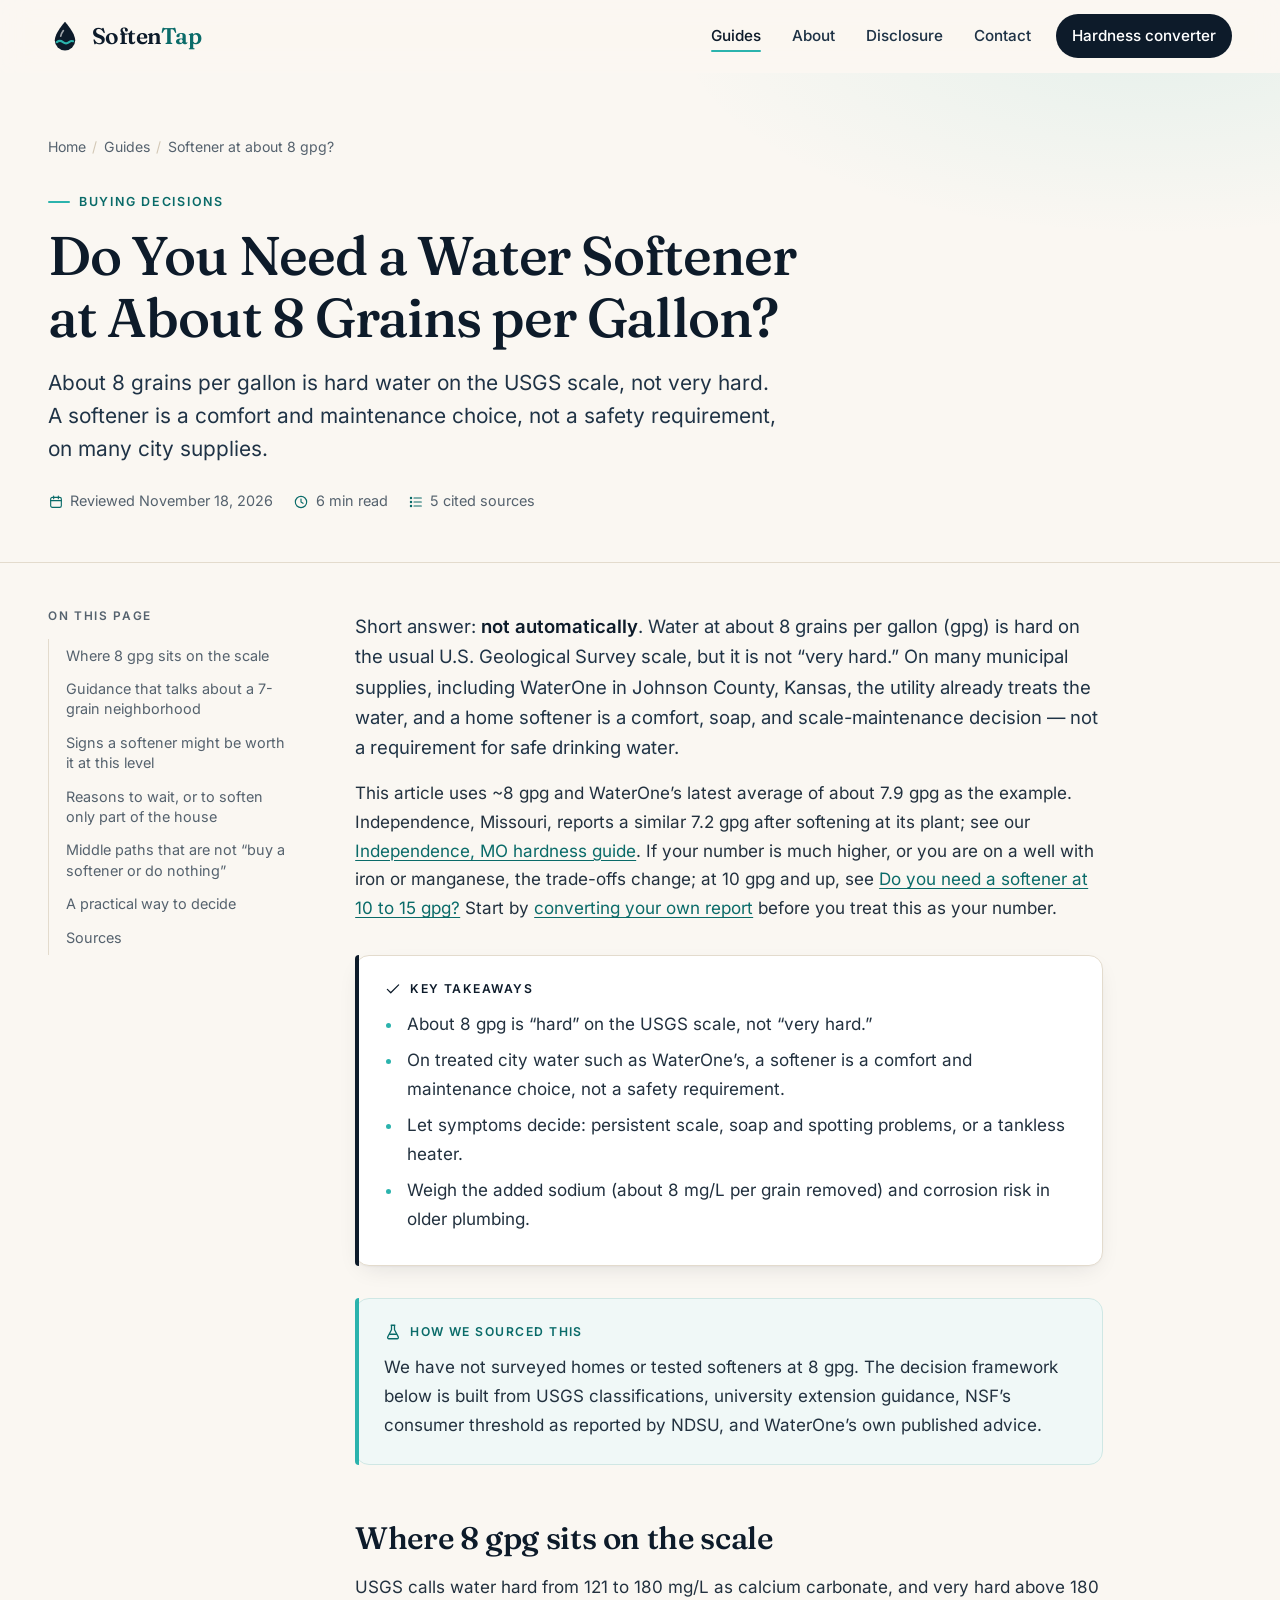
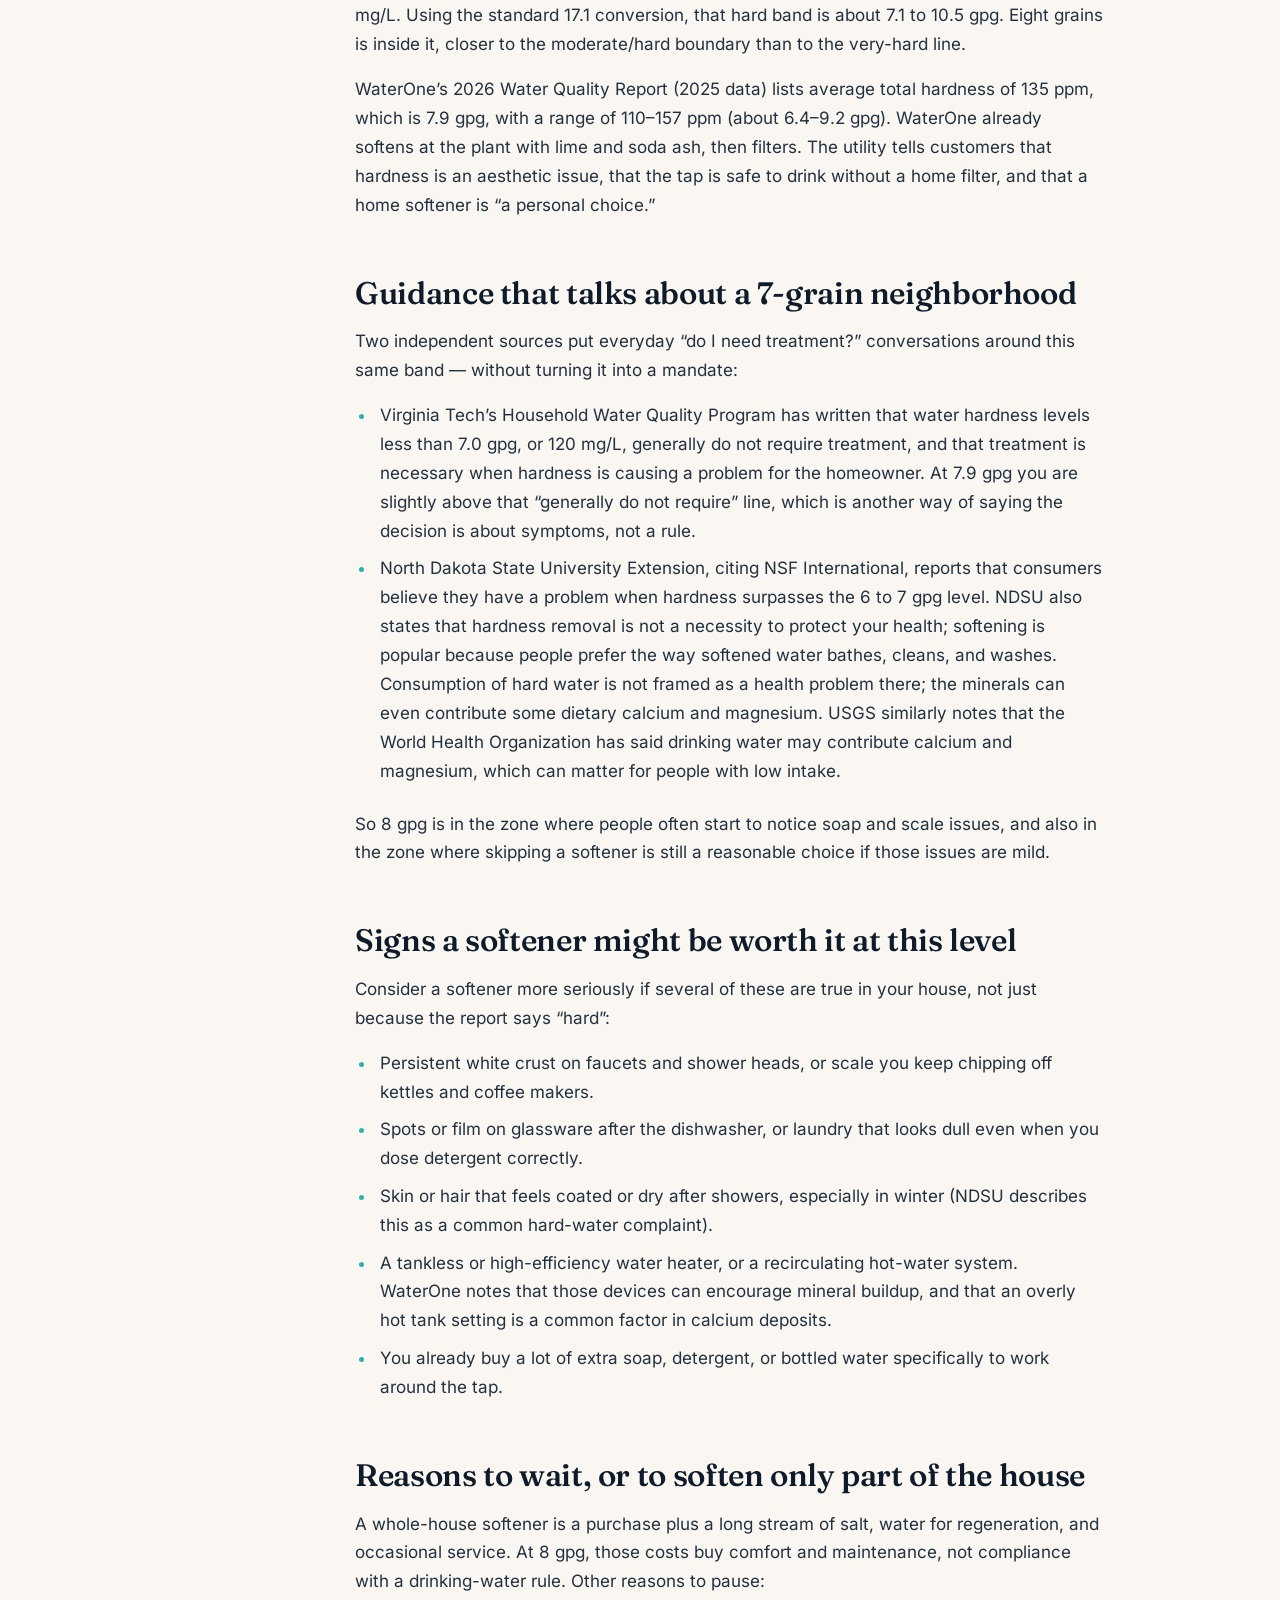
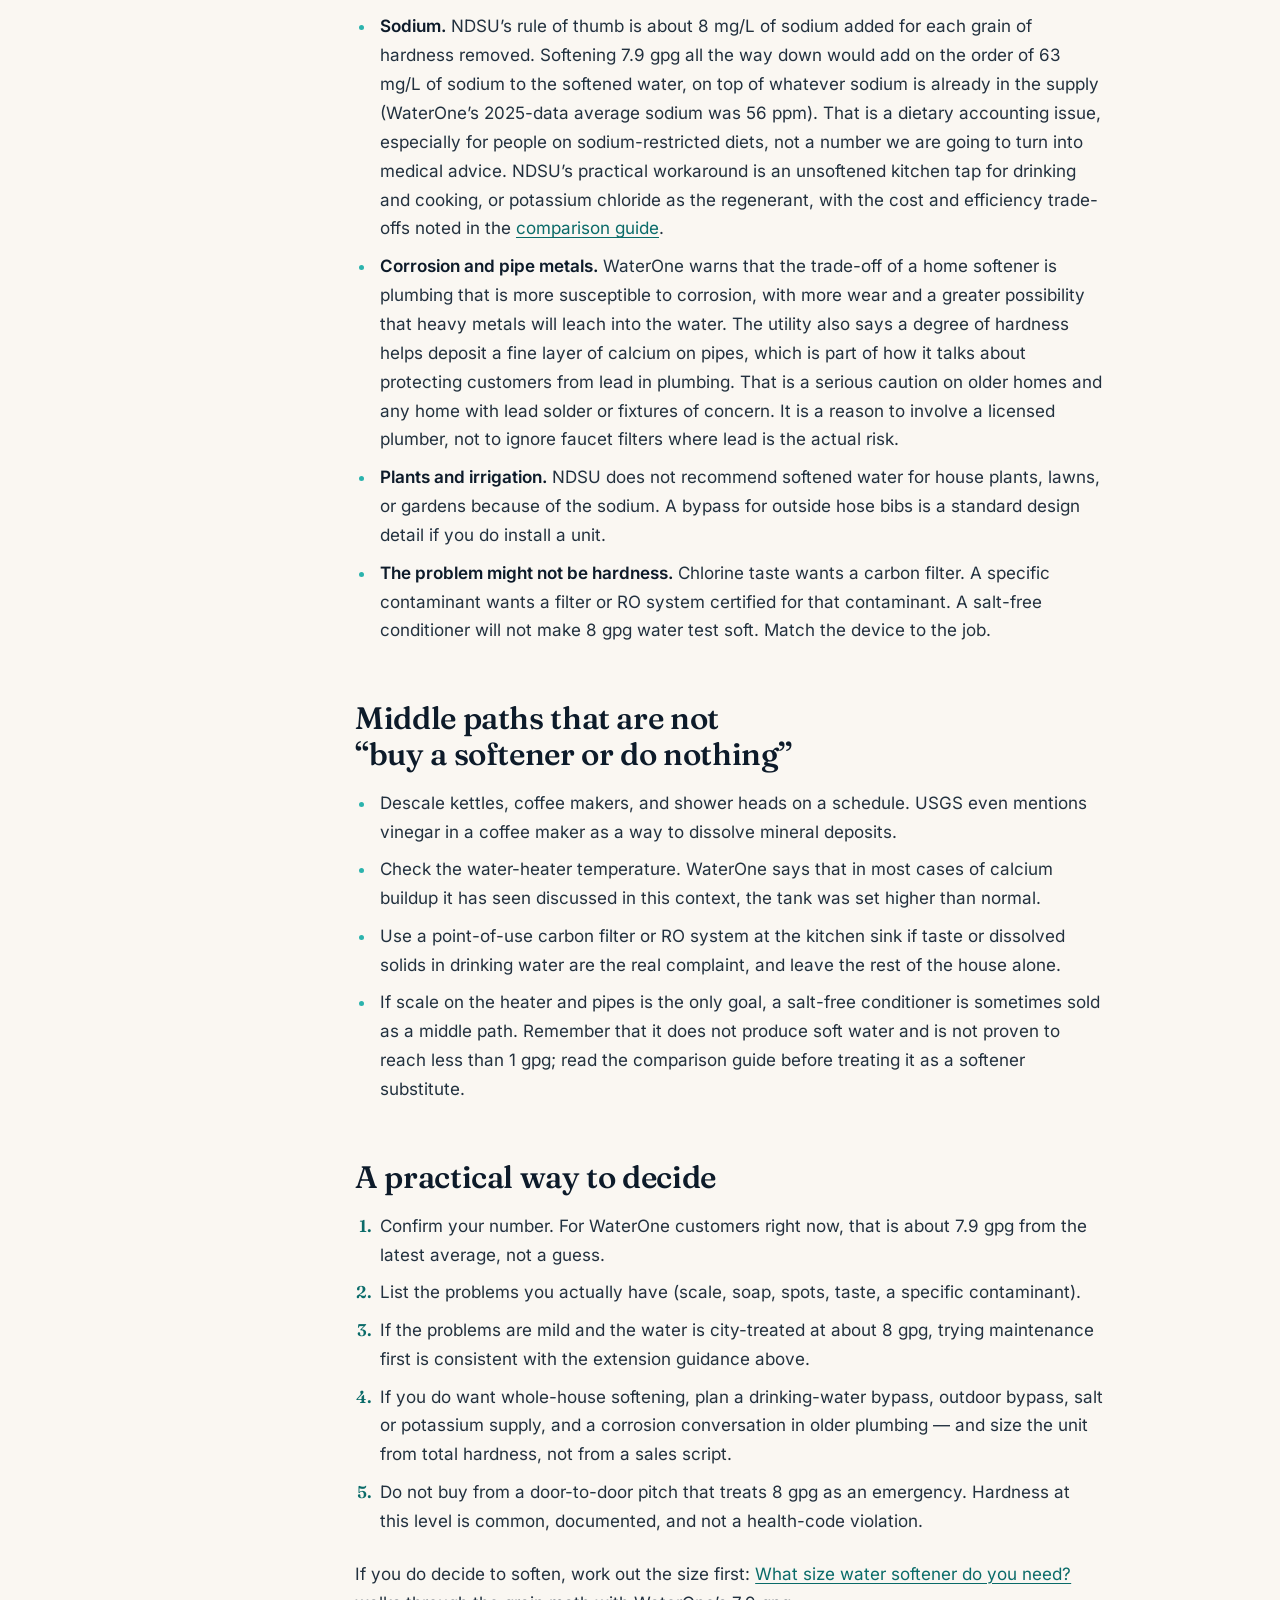
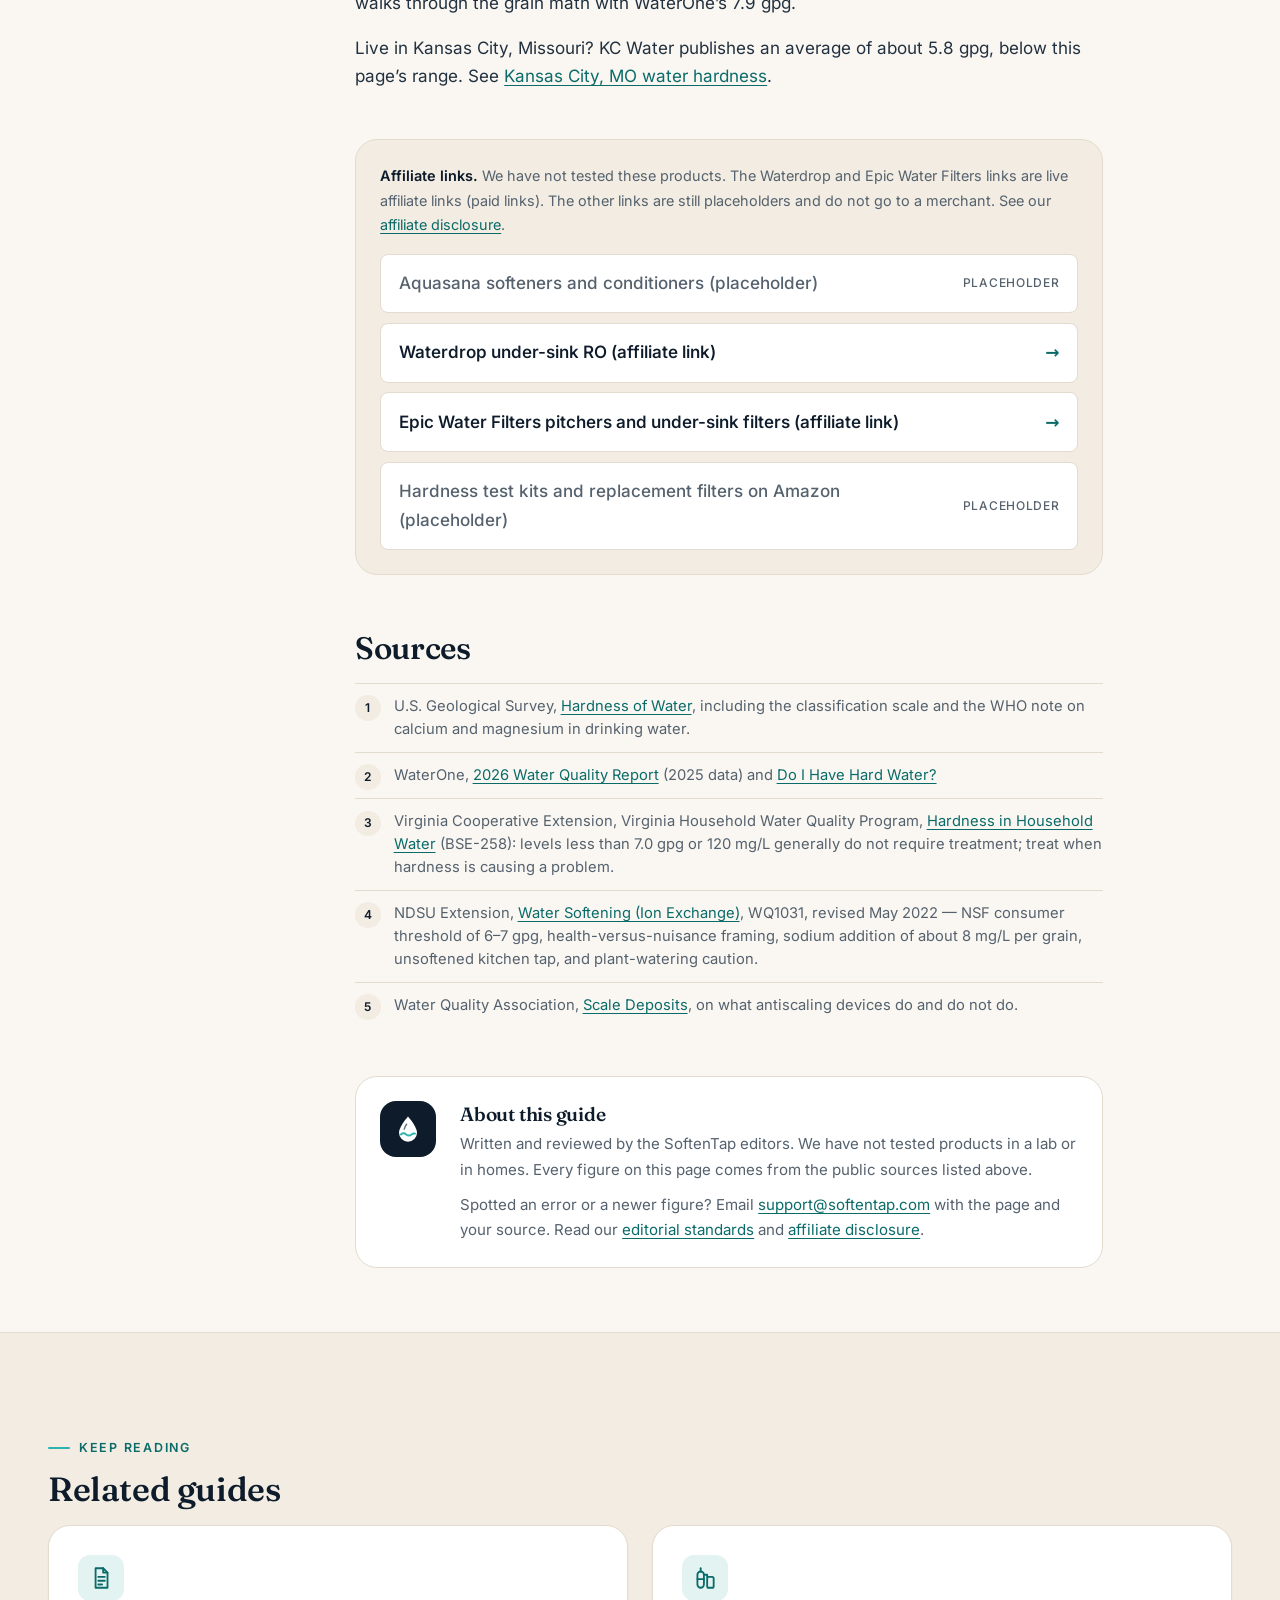
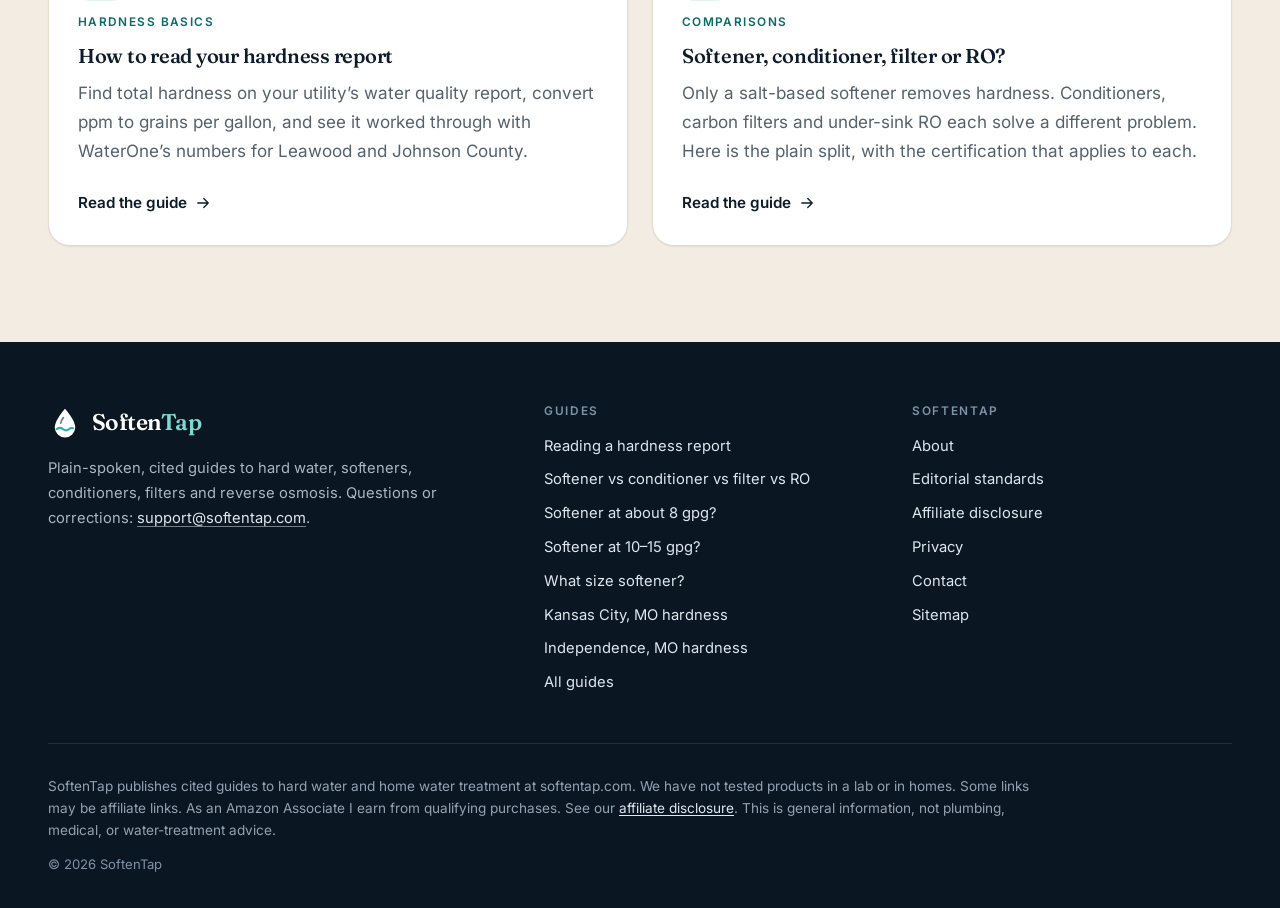
<file: articles/do-you-need-a-softener-at-8-gpg.html>
<!DOCTYPE html>
<html lang="en">
<head>
  <meta charset="utf-8">
  <meta name="viewport" content="width=device-width, initial-scale=1">
  <title>Do You Need a Water Softener at About 8 gpg? | SoftenTap</title>
  <meta name="description" content="About 8 grains per gallon is hard water on the USGS scale, not very hard. A softener is a comfort and maintenance choice, not a safety requirement, on many city supplies.">
  <link rel="canonical" href="https://softentap.com/articles/do-you-need-a-softener-at-8-gpg.html">
  <meta name="theme-color" content="#0d1b2a">
  <link rel="icon" href="../favicon.svg" type="image/svg+xml">
  <link rel="preload" href="../fonts/fraunces-var.woff2" as="font" type="font/woff2" crossorigin>
  <link rel="preload" href="../fonts/inter-var.woff2" as="font" type="font/woff2" crossorigin>
  <meta property="og:type" content="article">
  <meta property="og:title" content="Do You Need a Water Softener at About 8 gpg? | SoftenTap">
  <meta property="og:description" content="About 8 grains per gallon is hard water on the USGS scale, not very hard. A softener is a comfort and maintenance choice, not a safety requirement, on many city supplies.">
  <meta property="og:url" content="https://softentap.com/articles/do-you-need-a-softener-at-8-gpg.html">
  <meta property="og:site_name" content="SoftenTap">
  <meta property="og:image" content="https://softentap.com/og-image.png">
  <meta property="og:image:width" content="1200">
  <meta property="og:image:height" content="630">
  <meta name="twitter:card" content="summary_large_image">
  <meta name="twitter:title" content="Do You Need a Water Softener at About 8 gpg? | SoftenTap">
  <meta name="twitter:description" content="About 8 grains per gallon is hard water on the USGS scale, not very hard. A softener is a comfort and maintenance choice, not a safety requirement, on many city supplies.">
  <meta name="twitter:image" content="https://softentap.com/og-image.png">
  <link rel="stylesheet" href="../css/styles.css?v=2">
  <script>document.documentElement.classList.add("js")</script>
  <script src="../js/site.js?v=2" defer></script>
<script type="application/ld+json">
{
  "@context": "https://schema.org",
  "@type": "Article",
  "headline": "Do You Need a Water Softener at About 8 Grains per Gallon?",
  "description": "About 8 grains per gallon is hard water on the USGS scale, not very hard. A softener is a comfort and maintenance choice, not a safety requirement, on many city supplies.",
  "datePublished": "2026-11-18",
  "dateModified": "2026-11-18",
  "inLanguage": "en-US",
  "author": {
    "@type": "Organization",
    "name": "SoftenTap",
    "url": "https://softentap.com/"
  },
  "publisher": {
    "@type": "Organization",
    "name": "SoftenTap",
    "url": "https://softentap.com/"
  },
  "mainEntityOfPage": {
    "@type": "WebPage",
    "@id": "https://softentap.com/articles/do-you-need-a-softener-at-8-gpg.html"
  },
  "url": "https://softentap.com/articles/do-you-need-a-softener-at-8-gpg.html"
}
</script>
<script type="application/ld+json">
{
  "@context": "https://schema.org",
  "@type": "BreadcrumbList",
  "itemListElement": [
    {
      "@type": "ListItem",
      "position": 1,
      "name": "Home",
      "item": "https://softentap.com/"
    },
    {
      "@type": "ListItem",
      "position": 2,
      "name": "Guides",
      "item": "https://softentap.com/guides.html"
    },
    {
      "@type": "ListItem",
      "position": 3,
      "name": "Softener at about 8 gpg?",
      "item": "https://softentap.com/articles/do-you-need-a-softener-at-8-gpg.html"
    }
  ]
}
</script>
</head>
  <div class="progress" aria-hidden="true"></div>
<body>
  <a class="skip" href="#main">Skip to content</a>
  <header class="site-header">
    <div class="wrap header-inner">
      <a class="brand" href="../index.html" aria-label="SoftenTap home">
        <svg class="brand-mark" viewBox="0 0 40 40" aria-hidden="true" focusable="false"><path d="M20 3.2C20 3.2 8 16.6 8 25a12 12 0 0 0 24 0C32 16.6 20 3.2 20 3.2z" fill="#0d1b2a"/><path d="M10.4 27.2c2.4-1.9 4.8-1.9 7.2 0s4.8 1.9 7.2 0c1.6-1.2 3.1-1.6 4.6-1" fill="none" stroke="#2bb3ad" stroke-width="2.5" stroke-linecap="round"/><path d="M15 20.2c.5-2.5 1.7-4.7 3.1-6.6" fill="none" stroke="#ffffff" stroke-opacity=".6" stroke-width="2" stroke-linecap="round"/></svg>
        <span class="brand-name">Soften<span>Tap</span></span>
      </a>
      <button class="menu-btn" type="button" aria-expanded="false" aria-controls="site-nav"><span class="menu-icon" aria-hidden="true"></span>Menu</button>
      <nav class="site-nav" id="site-nav" aria-label="Primary">
        <ul><li><a href="../guides.html" aria-current="page">Guides</a></li><li><a href="../about.html">About</a></li><li><a href="../disclosure.html">Disclosure</a></li><li><a href="../contact.html">Contact</a></li><li><a class="nav-cta" href="../articles/read-water-hardness-report.html#converter">Hardness converter</a></li></ul>
      </nav>
    </div>
  </header>

  <main id="main">
    <header class="article-hero">
      <div class="wrap">
        <nav class="crumbs" aria-label="Breadcrumb"><ol><li><a href="../index.html">Home</a></li><li><a href="../guides.html">Guides</a></li><li aria-current="page">Softener at about 8 gpg?</li></ol></nav>
        <p class="eyebrow">Buying decisions</p>
        <h1>Do You Need a Water Softener at About 8 Grains per Gallon?</h1>
        <p class="lede">About 8 grains per gallon is hard water on the USGS scale, not very hard. A softener is a comfort and maintenance choice, not a safety requirement, on many city supplies.</p>
        <div class="meta">
          <span><svg viewBox="0 0 24 24" fill="none" stroke="currentColor" stroke-width="1.7" stroke-linecap="round" stroke-linejoin="round" aria-hidden="true" focusable="false"><rect x="4" y="5" width="16" height="15" rx="2.5"/><path d="M4 10h16M8.5 3v4M15.5 3v4"/></svg><span>Reviewed <time datetime="2026-11-18">November 18, 2026</time></span></span>
          <span><svg viewBox="0 0 24 24" fill="none" stroke="currentColor" stroke-width="1.7" stroke-linecap="round" stroke-linejoin="round" aria-hidden="true" focusable="false"><circle cx="12" cy="12" r="8.5"/><path d="M12 7.5V12l3 2"/></svg>6 min read</span>
          <span><svg viewBox="0 0 24 24" fill="none" stroke="currentColor" stroke-width="1.7" stroke-linecap="round" stroke-linejoin="round" aria-hidden="true" focusable="false"><path d="M9 6h11M9 12h11M9 18h11"/><circle cx="4.5" cy="6" r="1"/><circle cx="4.5" cy="12" r="1"/><circle cx="4.5" cy="18" r="1"/></svg>5 cited sources</span>
        </div>
      </div>
    </header>

    <div class="wrap article-layout">
      <aside class="toc" aria-label="On this page">
        <details open>
          <summary>On this page</summary>
          <p class="toc-title">On this page</p>
          <ol><li><a href="#where-8-gpg-sits-on-the-scale">Where 8 gpg sits on the scale</a></li><li><a href="#guidance-that-talks-about-a-7-grain-neighborhood">Guidance that talks about a 7-grain neighborhood</a></li><li><a href="#signs-a-softener-might-be-worth-it-at-this-level">Signs a softener might be worth it at this level</a></li><li><a href="#reasons-to-wait-or-to-soften-only-part-of-the-house">Reasons to wait, or to soften only part of the house</a></li><li><a href="#middle-paths-that-are-not-buy-a-softener-or-do-nothing">Middle paths that are not “buy a softener or do nothing”</a></li><li><a href="#a-practical-way-to-decide">A practical way to decide</a></li><li><a href="#sources">Sources</a></li></ol>
        </details>
      </aside>

      <article class="prose" data-progress>
<!-- ARTICLE BODY START -->
<p>Short answer: <strong>not automatically</strong>. Water at about 8 grains per gallon (gpg) is hard on the usual U.S. Geological Survey scale, but it is not “very hard.” On many municipal supplies, including WaterOne in Johnson County, Kansas, the utility already treats the water, and a home softener is a comfort, soap, and scale-maintenance decision — not a requirement for safe drinking water.</p>
<p>This article uses ~8 gpg and WaterOne’s latest average of about 7.9 gpg as the example. Independence, Missouri, reports a similar 7.2 gpg after softening at its plant; see our <a href="independence-mo-water-hardness.html">Independence, MO hardness guide</a>. If your number is much higher, or you are on a well with iron or manganese, the trade-offs change; at 10 gpg and up, see <a href="do-you-need-a-softener-at-10-to-15-gpg.html">Do you need a softener at 10 to 15 gpg?</a> Start by <a href="read-water-hardness-report.html">converting your own report</a> before you treat this as your number.</p>
<aside aria-label="Key takeaways" class="takeaways"><p class="takeaways-label"><svg aria-hidden="true" fill="none" focusable="false" stroke="currentColor" stroke-linecap="round" stroke-linejoin="round" stroke-width="1.7" viewbox="0 0 24 24"><path d="M4.5 12.5l4.5 4.5L19.5 6.5"></path></svg>Key takeaways</p><ul><li>About 8 gpg is “hard” on the USGS scale, not “very hard.”</li><li>On treated city water such as WaterOne’s, a softener is a comfort and maintenance choice, not a safety requirement.</li><li>Let symptoms decide: persistent scale, soap and spotting problems, or a tankless heater.</li><li>Weigh the added sodium (about 8 mg/L per grain removed) and corrosion risk in older plumbing.</li></ul></aside><div class="note"><p class="note-label"><svg aria-hidden="true" fill="none" focusable="false" stroke="currentColor" stroke-linecap="round" stroke-linejoin="round" stroke-width="1.7" viewbox="0 0 24 24"><path d="M9.5 3h5M10 3v6l-5 9.5A1.7 1.7 0 0 0 6.5 21h11a1.7 1.7 0 0 0 1.5-2.5L14 9V3"></path><path d="M7.5 15h9"></path></svg>How we sourced this</p>
<p>We have not surveyed homes or tested softeners at 8 gpg. The decision framework below is built from USGS classifications, university extension guidance, NSF’s consumer threshold as reported by NDSU, and WaterOne’s own published advice.</p>
</div>
<h2 id="where-8-gpg-sits-on-the-scale">Where 8 gpg sits on the scale</h2>
<p>USGS calls water hard from 121 to 180 mg/L as calcium carbonate, and very hard above 180 mg/L. Using the standard 17.1 conversion, that hard band is about 7.1 to 10.5 gpg. Eight grains is inside it, closer to the moderate/hard boundary than to the very-hard line.</p>
<p>WaterOne’s 2026 Water Quality Report (2025 data) lists average total hardness of 135 ppm, which is 7.9 gpg, with a range of 110–157 ppm (about 6.4–9.2 gpg). WaterOne already softens at the plant with lime and soda ash, then filters. The utility tells customers that hardness is an aesthetic issue, that the tap is safe to drink without a home filter, and that a home softener is “a personal choice.”</p>
<h2 id="guidance-that-talks-about-a-7-grain-neighborhood">Guidance that talks about a 7-grain neighborhood</h2>
<p>Two independent sources put everyday “do I need treatment?” conversations around this same band — without turning it into a mandate:</p>
<ul>
<li>Virginia Tech’s Household Water Quality Program has written that water hardness levels less than 7.0 gpg, or 120 mg/L, generally do not require treatment, and that treatment is necessary when hardness is causing a problem for the homeowner. At 7.9 gpg you are slightly above that “generally do not require” line, which is another way of saying the decision is about symptoms, not a rule.</li>
<li>North Dakota State University Extension, citing NSF International, reports that consumers believe they have a problem when hardness surpasses the 6 to 7 gpg level. NDSU also states that hardness removal is not a necessity to protect your health; softening is popular because people prefer the way softened water bathes, cleans, and washes. Consumption of hard water is not framed as a health problem there; the minerals can even contribute some dietary calcium and magnesium. USGS similarly notes that the World Health Organization has said drinking water may contribute calcium and magnesium, which can matter for people with low intake.</li>
</ul>
<p>So 8 gpg is in the zone where people often start to notice soap and scale issues, and also in the zone where skipping a softener is still a reasonable choice if those issues are mild.</p>
<h2 id="signs-a-softener-might-be-worth-it-at-this-level">Signs a softener might be worth it at this level</h2>
<p>Consider a softener more seriously if several of these are true in your house, not just because the report says “hard”:</p>
<ul>
<li>Persistent white crust on faucets and shower heads, or scale you keep chipping off kettles and coffee makers.</li>
<li>Spots or film on glassware after the dishwasher, or laundry that looks dull even when you dose detergent correctly.</li>
<li>Skin or hair that feels coated or dry after showers, especially in winter (NDSU describes this as a common hard-water complaint).</li>
<li>A tankless or high-efficiency water heater, or a recirculating hot-water system. WaterOne notes that those devices can encourage mineral buildup, and that an overly hot tank setting is a common factor in calcium deposits.</li>
<li>You already buy a lot of extra soap, detergent, or bottled water specifically to work around the tap.</li>
</ul>
<h2 id="reasons-to-wait-or-to-soften-only-part-of-the-house">Reasons to wait, or to soften only part of the house</h2>
<p>A whole-house softener is a purchase plus a long stream of salt, water for regeneration, and occasional service. At 8 gpg, those costs buy comfort and maintenance, not compliance with a drinking-water rule. Other reasons to pause:</p>
<ul>
<li><strong>Sodium.</strong> NDSU’s rule of thumb is about 8 mg/L of sodium added for each grain of hardness removed. Softening 7.9 gpg all the way down would add on the order of 63 mg/L of sodium to the softened water, on top of whatever sodium is already in the supply (WaterOne’s 2025-data average sodium was 56 ppm). That is a dietary accounting issue, especially for people on sodium-restricted diets, not a number we are going to turn into medical advice. NDSU’s practical workaround is an unsoftened kitchen tap for drinking and cooking, or potassium chloride as the regenerant, with the cost and efficiency trade-offs noted in the <a href="softener-vs-conditioner-vs-filter-vs-ro.html">comparison guide</a>.</li>
<li><strong>Corrosion and pipe metals.</strong> WaterOne warns that the trade-off of a home softener is plumbing that is more susceptible to corrosion, with more wear and a greater possibility that heavy metals will leach into the water. The utility also says a degree of hardness helps deposit a fine layer of calcium on pipes, which is part of how it talks about protecting customers from lead in plumbing. That is a serious caution on older homes and any home with lead solder or fixtures of concern. It is a reason to involve a licensed plumber, not to ignore faucet filters where lead is the actual risk.</li>
<li><strong>Plants and irrigation.</strong> NDSU does not recommend softened water for house plants, lawns, or gardens because of the sodium. A bypass for outside hose bibs is a standard design detail if you do install a unit.</li>
<li><strong>The problem might not be hardness.</strong> Chlorine taste wants a carbon filter. A specific contaminant wants a filter or RO system certified for that contaminant. A salt-free conditioner will not make 8 gpg water test soft. Match the device to the job.</li>
</ul>
<h2 id="middle-paths-that-are-not-buy-a-softener-or-do-nothing">Middle paths that are not “buy a softener or do nothing”</h2>
<ul>
<li>Descale kettles, coffee makers, and shower heads on a schedule. USGS even mentions vinegar in a coffee maker as a way to dissolve mineral deposits.</li>
<li>Check the water-heater temperature. WaterOne says that in most cases of calcium buildup it has seen discussed in this context, the tank was set higher than normal.</li>
<li>Use a point-of-use carbon filter or RO system at the kitchen sink if taste or dissolved solids in drinking water are the real complaint, and leave the rest of the house alone.</li>
<li>If scale on the heater and pipes is the only goal, a salt-free conditioner is sometimes sold as a middle path. Remember that it does not produce soft water and is not proven to reach less than 1 gpg; read the comparison guide before treating it as a softener substitute.</li>
</ul>
<h2 id="a-practical-way-to-decide">A practical way to decide</h2>
<ol>
<li>Confirm your number. For WaterOne customers right now, that is about 7.9 gpg from the latest average, not a guess.</li>
<li>List the problems you actually have (scale, soap, spots, taste, a specific contaminant).</li>
<li>If the problems are mild and the water is city-treated at about 8 gpg, trying maintenance first is consistent with the extension guidance above.</li>
<li>If you do want whole-house softening, plan a drinking-water bypass, outdoor bypass, salt or potassium supply, and a corrosion conversation in older plumbing — and size the unit from total hardness, not from a sales script.</li>
<li>Do not buy from a door-to-door pitch that treats 8 gpg as an emergency. Hardness at this level is common, documented, and not a health-code violation.</li>
</ol>
<p>If you do decide to soften, work out the size first: <a href="what-size-water-softener.html">What size water softener do you need?</a> walks through the grain math with WaterOne’s 7.9 gpg.</p>
<p>Live in Kansas City, Missouri? KC Water publishes an average of about 5.8 gpg, below this page’s range. See <a href="kansas-city-mo-water-hardness.html">Kansas City, MO water hardness</a>.</p>
<div class="affiliate-box"><h2 class="visually-hidden" id="where-to-buy">Where to buy</h2>
<p><strong>Affiliate links.</strong> We have not tested these products. The Waterdrop and Epic Water Filters links are live affiliate links (paid links). The other links are still placeholders and do not go to a merchant. See our <a href="../disclosure.html">affiliate disclosure</a>.</p>
<ul>
<li><a href="#affiliate-aquasana" rel="sponsored nofollow">Aquasana softeners and conditioners (placeholder)</a></li>
<li><a href="https://www.waterdropfilter.com/?ref=illseqld&amp;utm_medium=affiliate&amp;utm_source=goaffpro" rel="sponsored nofollow noopener" target="_blank">Waterdrop under-sink RO (affiliate link)</a></li>
<li><a href="https://pmx-production.herokuapp.com/affiliate-link/WZHGJLOQKR" rel="sponsored nofollow noopener" target="_blank">Epic Water Filters pitchers and under-sink filters (affiliate link)</a></li>
<li><a href="#affiliate-amazon" rel="sponsored nofollow">Hardness test kits and replacement filters on Amazon (placeholder)</a></li>
</ul>
</div>
<h2 id="sources">Sources</h2>
<ul class="sources">
<li>U.S. Geological Survey, <a href="https://www.usgs.gov/water-science-school/science/hardness-water">Hardness of Water</a>, including the classification scale and the WHO note on calcium and magnesium in drinking water.</li>
<li>WaterOne, <a href="https://www.waterone.org/ArchiveCenter/ViewFile/Item/177">2026 Water Quality Report</a> (2025 data) and <a href="https://www.waterone.org/189/Do-I-Have-Hard-Water">Do I Have Hard Water?</a></li>
<li>Virginia Cooperative Extension, Virginia Household Water Quality Program, <a href="https://www.pubs.ext.vt.edu/content/dam/pubs_ext_vt_edu/442/442-664/BSE-258.pdf">Hardness in Household Water</a> (BSE-258): levels less than 7.0 gpg or 120 mg/L generally do not require treatment; treat when hardness is causing a problem.</li>
<li>NDSU Extension, <a href="https://www.ndsu.edu/agriculture/extension/publications/water-softening-ion-exchange">Water Softening (Ion Exchange)</a>, WQ1031, revised May 2022 — NSF consumer threshold of 6–7 gpg, health-versus-nuisance framing, sodium addition of about 8 mg/L per grain, unsoftened kitchen tap, and plant-watering caution.</li>
<li>Water Quality Association, <a href="https://wqa.org/learn-about-water/perceptible-issues/scale-deposits/">Scale Deposits</a>, on what antiscaling devices do and do not do.</li>
</ul>
<!-- ARTICLE BODY END -->

        <section class="editorial" aria-labelledby="about-this-guide">
          <div class="editorial-mark"><svg class="brand-mark" viewBox="0 0 40 40" aria-hidden="true" focusable="false"><path d="M20 3.2C20 3.2 8 16.6 8 25a12 12 0 0 0 24 0C32 16.6 20 3.2 20 3.2z" fill="#ffffff"/><path d="M10.4 27.2c2.4-1.9 4.8-1.9 7.2 0s4.8 1.9 7.2 0c1.6-1.2 3.1-1.6 4.6-1" fill="none" stroke="#2bb3ad" stroke-width="2.5" stroke-linecap="round"/><path d="M15 20.2c.5-2.5 1.7-4.7 3.1-6.6" fill="none" stroke="#0d1b2a" stroke-opacity=".6" stroke-width="2" stroke-linecap="round"/></svg></div>
          <div>
            <h2 id="about-this-guide">About this guide</h2>
            <p>Written and reviewed by the SoftenTap editors. We have not tested products in a lab or in homes. Every figure on this page comes from the public sources listed above.</p>
            <p>Spotted an error or a newer figure? Email <a href="mailto:support@softentap.com">support@softentap.com</a> with the page and your source. Read our <a href="../about.html#standards">editorial standards</a> and <a href="../disclosure.html">affiliate disclosure</a>.</p>
          </div>
        </section>
      </article>
    </div>

    <section class="related section" aria-labelledby="keep-reading">
      <div class="wrap">
        <p class="eyebrow">Keep reading</p>
        <h2 id="keep-reading">Related guides</h2>
        <div class="related-grid"><a class="tile" href="../articles/read-water-hardness-report.html" data-reveal style="--d:0.0s"><span class="icon"><svg viewBox="0 0 24 24" fill="none" stroke="currentColor" stroke-width="1.7" stroke-linecap="round" stroke-linejoin="round" aria-hidden="true" focusable="false"><path d="M7 3h7l4 4v14H7z"/><path d="M14 3v4h4"/><path d="M9.5 11h6M9.5 14.5h6M9.5 18h3.5"/></svg></span><span class="tag">Hardness basics</span><h3>How to read your hardness report</h3><p>Find total hardness on your utility’s water quality report, convert ppm to grains per gallon, and see it worked through with WaterOne’s numbers for Leawood and Johnson County.</p><span class="go">Read the guide <svg viewBox="0 0 24 24" fill="none" stroke="currentColor" stroke-width="1.7" stroke-linecap="round" stroke-linejoin="round" aria-hidden="true" focusable="false"><path d="M5 12h14M13 6l6 6-6 6"/></svg></span></a><a class="tile" href="../articles/softener-vs-conditioner-vs-filter-vs-ro.html" data-reveal style="--d:0.08s"><span class="icon"><svg viewBox="0 0 24 24" fill="none" stroke="currentColor" stroke-width="1.7" stroke-linecap="round" stroke-linejoin="round" aria-hidden="true" focusable="false"><rect x="5" y="6" width="6" height="15" rx="3"/><path d="M8 3v3"/><rect x="14" y="11" width="6" height="10" rx="1.5"/><path d="M11 9h3v2"/><path d="M5 13h6"/></svg></span><span class="tag">Comparisons</span><h3>Softener, conditioner, filter or RO?</h3><p>Only a salt-based softener removes hardness. Conditioners, carbon filters and under-sink RO each solve a different problem. Here is the plain split, with the certification that applies to each.</p><span class="go">Read the guide <svg viewBox="0 0 24 24" fill="none" stroke="currentColor" stroke-width="1.7" stroke-linecap="round" stroke-linejoin="round" aria-hidden="true" focusable="false"><path d="M5 12h14M13 6l6 6-6 6"/></svg></span></a></div>
      </div>
    </section>
  </main>

  <footer class="site-footer">
    <div class="wrap">
      <div class="footer-grid">
        <div class="footer-brand">
          <a class="brand" href="../index.html" aria-label="SoftenTap home"><svg class="brand-mark" viewBox="0 0 40 40" aria-hidden="true" focusable="false"><path d="M20 3.2C20 3.2 8 16.6 8 25a12 12 0 0 0 24 0C32 16.6 20 3.2 20 3.2z" fill="#ffffff"/><path d="M10.4 27.2c2.4-1.9 4.8-1.9 7.2 0s4.8 1.9 7.2 0c1.6-1.2 3.1-1.6 4.6-1" fill="none" stroke="#2bb3ad" stroke-width="2.5" stroke-linecap="round"/><path d="M15 20.2c.5-2.5 1.7-4.7 3.1-6.6" fill="none" stroke="#0d1b2a" stroke-opacity=".6" stroke-width="2" stroke-linecap="round"/></svg><span class="brand-name">Soften<span>Tap</span></span></a>
          <p>Plain-spoken, cited guides to hard water, softeners, conditioners, filters and reverse osmosis. Questions or corrections: <a href="mailto:support@softentap.com">support@softentap.com</a>.</p>
        </div>
        <nav class="footer-col" aria-label="Guides">
          <h2>Guides</h2>
          <ul><li><a href="../articles/read-water-hardness-report.html">Reading a hardness report</a></li><li><a href="../articles/softener-vs-conditioner-vs-filter-vs-ro.html">Softener vs conditioner vs filter vs RO</a></li><li><a href="../articles/do-you-need-a-softener-at-8-gpg.html">Softener at about 8 gpg?</a></li><li><a href="../articles/do-you-need-a-softener-at-10-to-15-gpg.html">Softener at 10–15 gpg?</a></li><li><a href="../articles/what-size-water-softener.html">What size softener?</a></li><li><a href="../articles/kansas-city-mo-water-hardness.html">Kansas City, MO hardness</a></li><li><a href="../articles/independence-mo-water-hardness.html">Independence, MO hardness</a></li><li><a href="../guides.html">All guides</a></li></ul>
        </nav>
        <nav class="footer-col" aria-label="Footer">
          <h2>SoftenTap</h2>
          <ul>
            <li><a href="../about.html">About</a></li>
            <li><a href="../about.html#standards">Editorial standards</a></li>
            <li><a href="../disclosure.html">Affiliate disclosure</a></li>
            <li><a href="../privacy.html">Privacy</a></li>
            <li><a href="../contact.html">Contact</a></li>
            <li><a href="../sitemap.xml">Sitemap</a></li>
          </ul>
        </nav>
      </div>
      <p class="disclaimer">SoftenTap publishes cited guides to hard water and home water treatment at softentap.com. We have not tested products in a lab or in homes. Some links may be affiliate links. As an Amazon Associate I earn from qualifying purchases. See our <a href="../disclosure.html">affiliate disclosure</a>. This is general information, not plumbing, medical, or water-treatment advice.</p>
      <p class="copyright">© 2026 SoftenTap</p>
    </div>
  </footer>
</body>
</html>
</file>
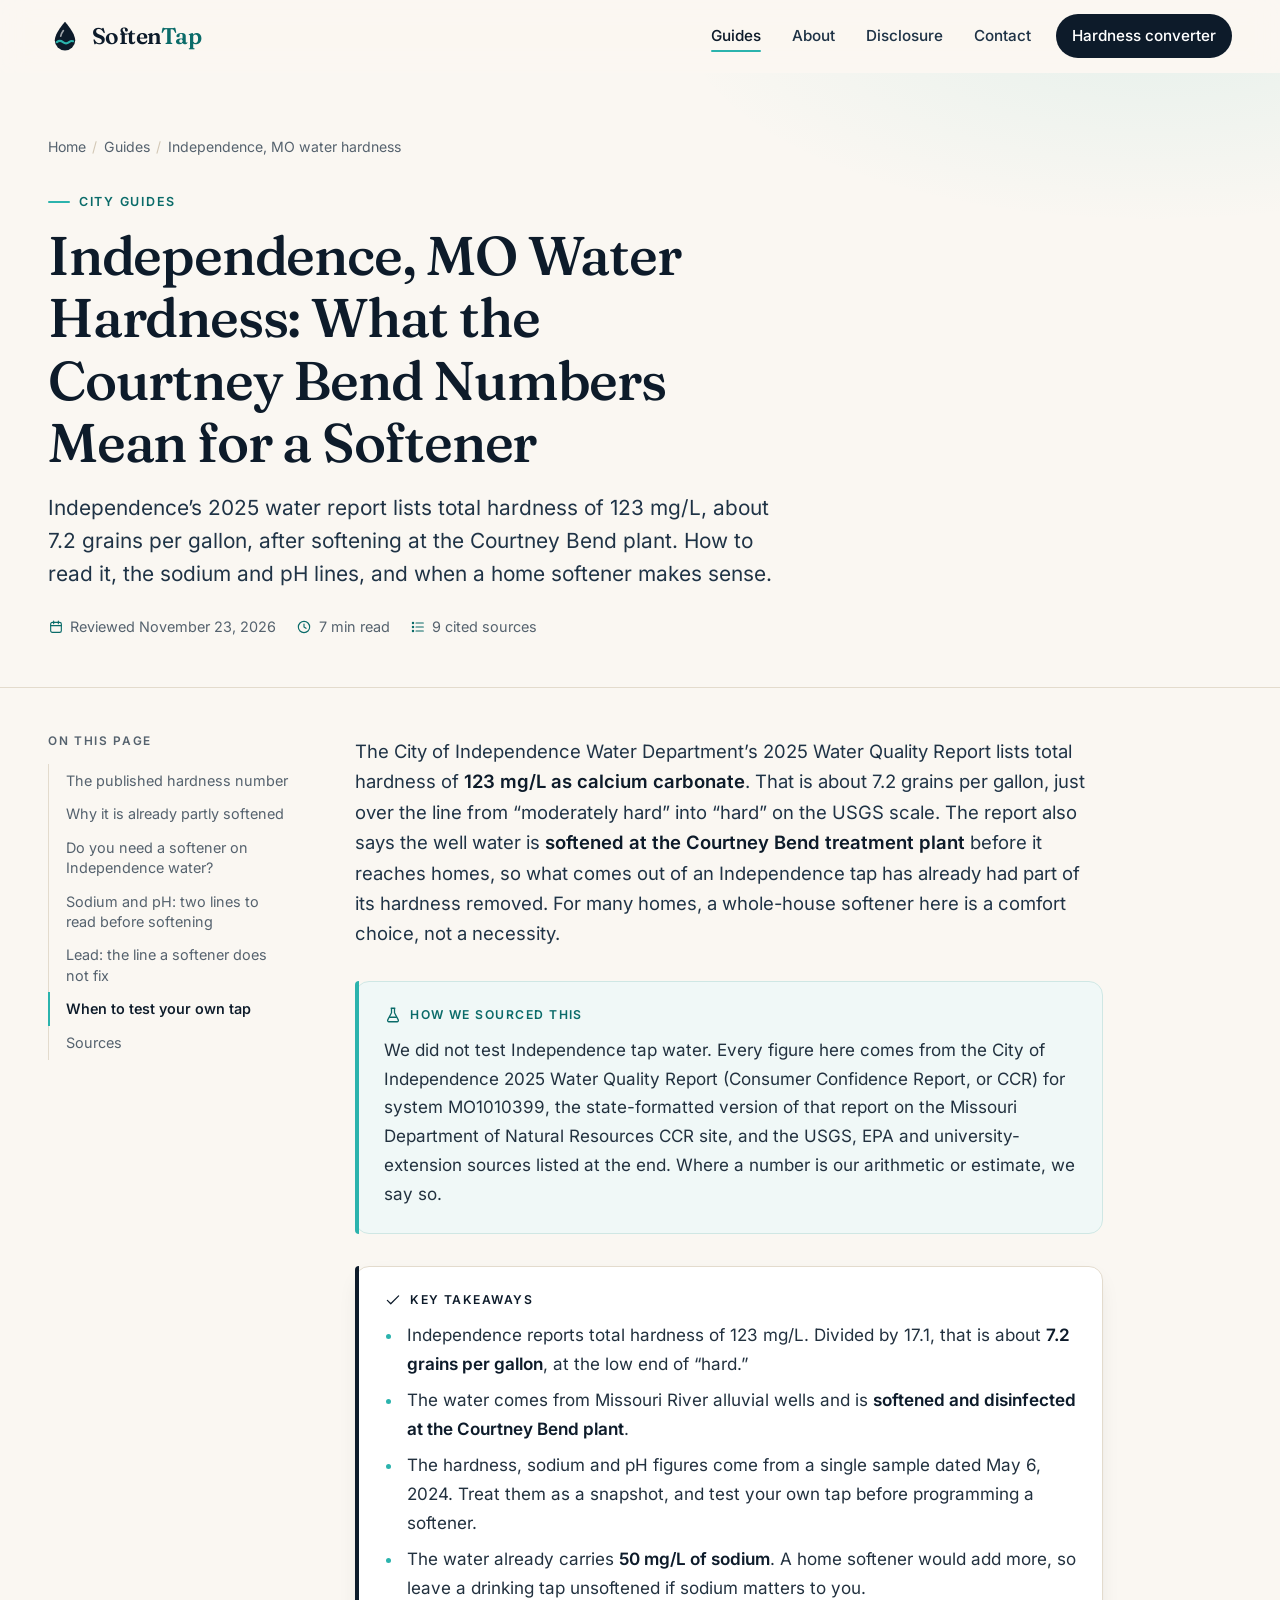
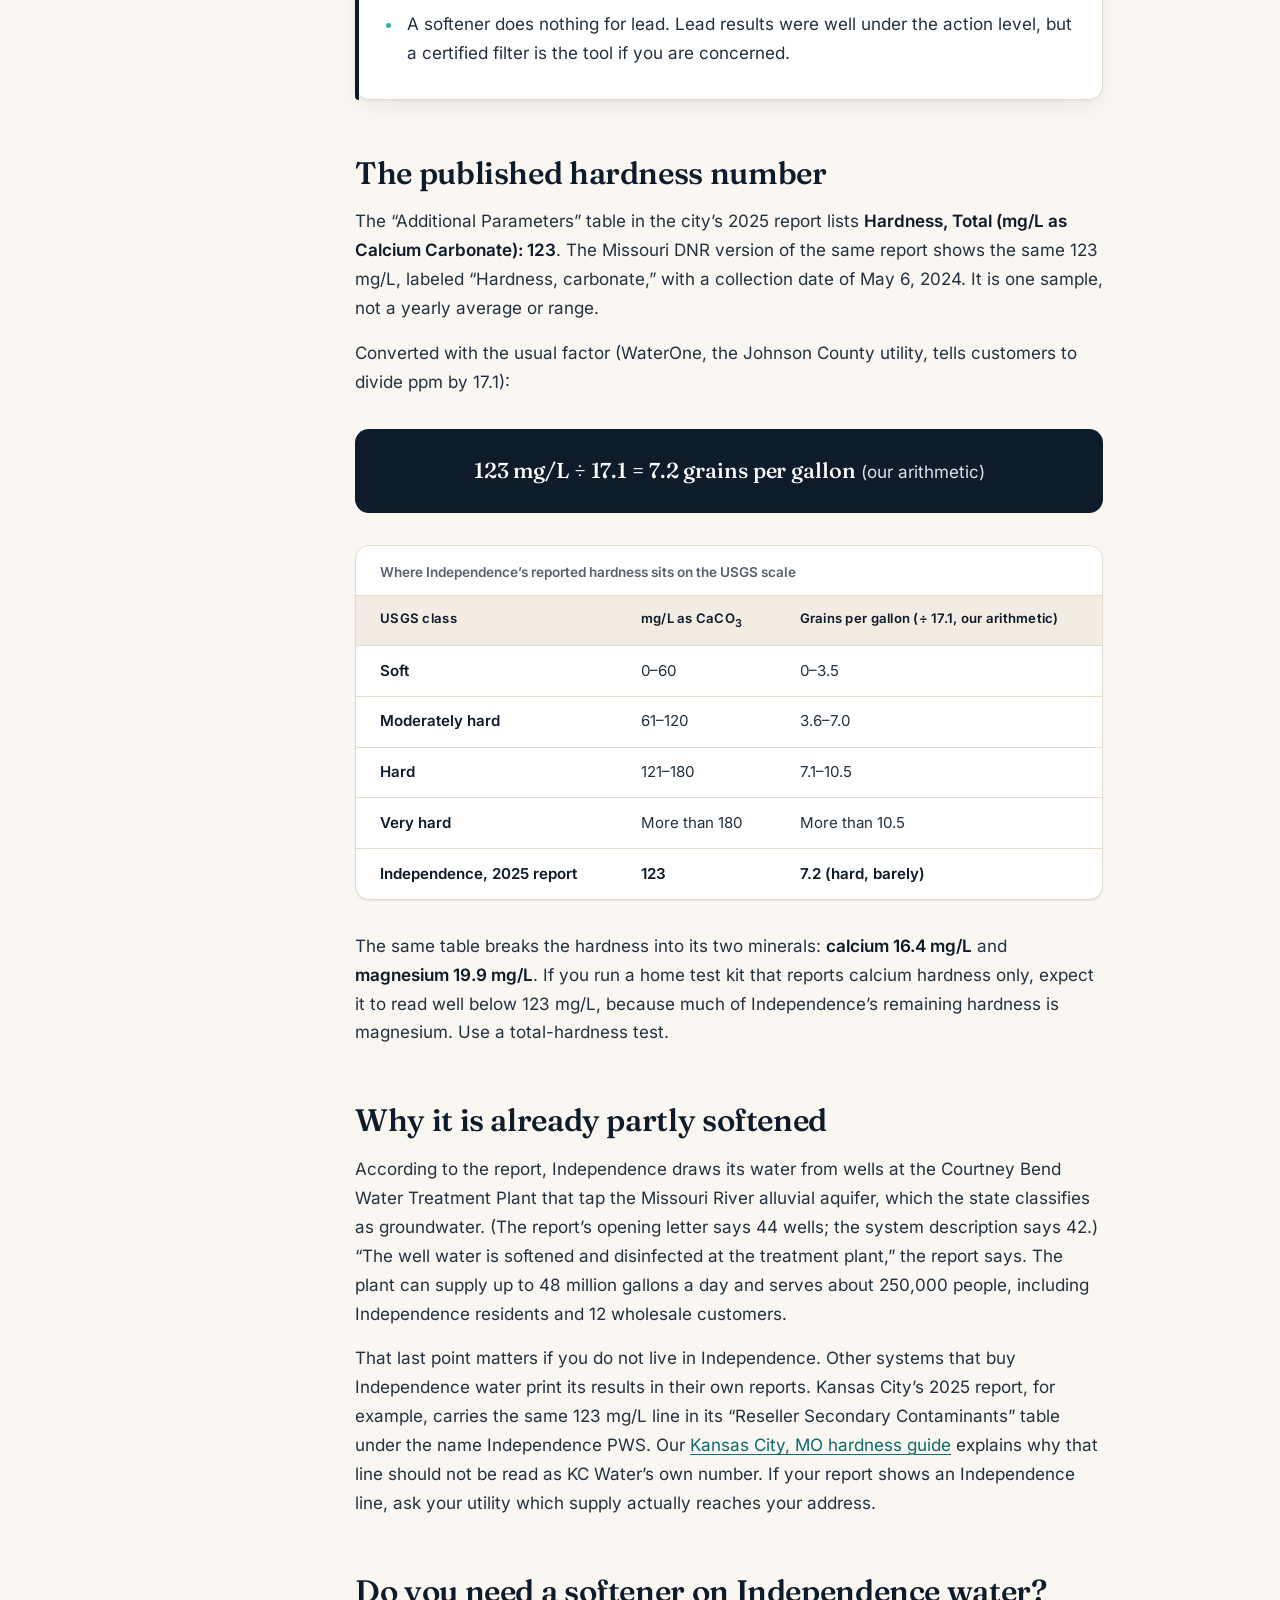
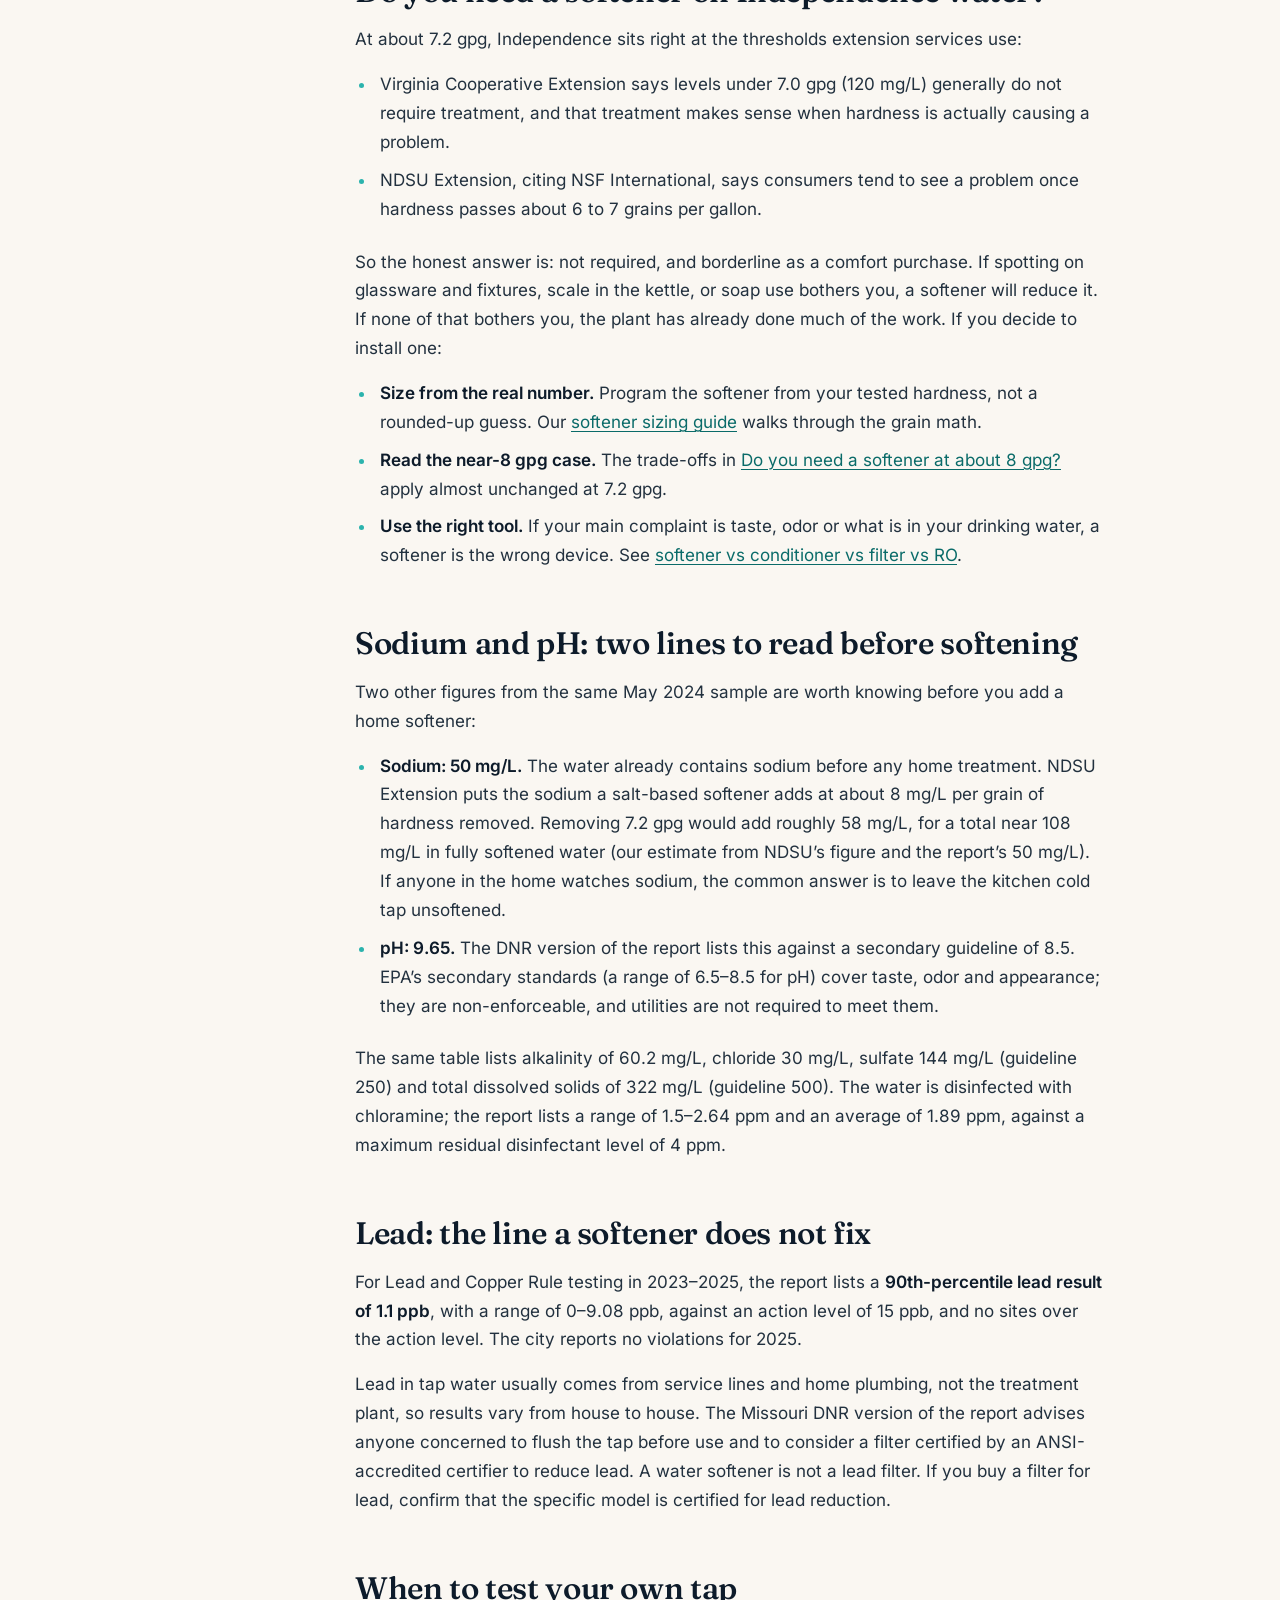
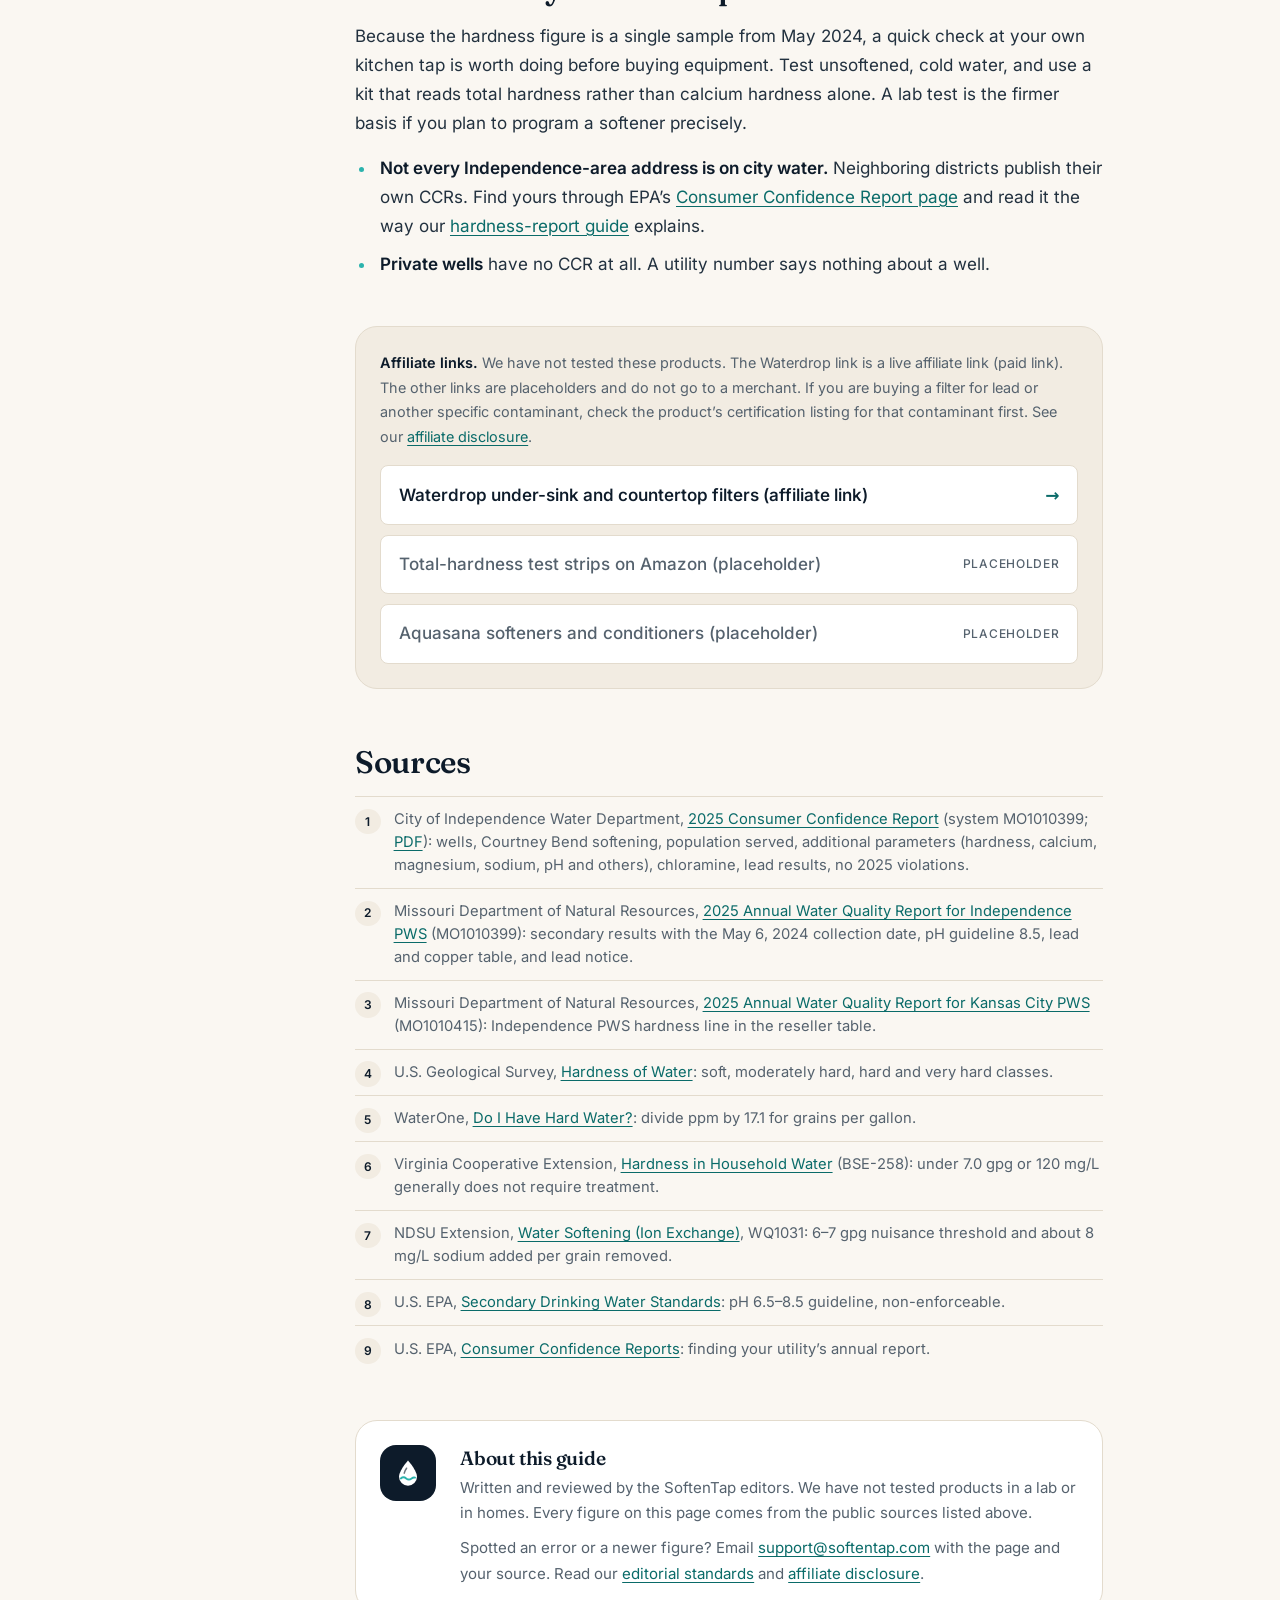
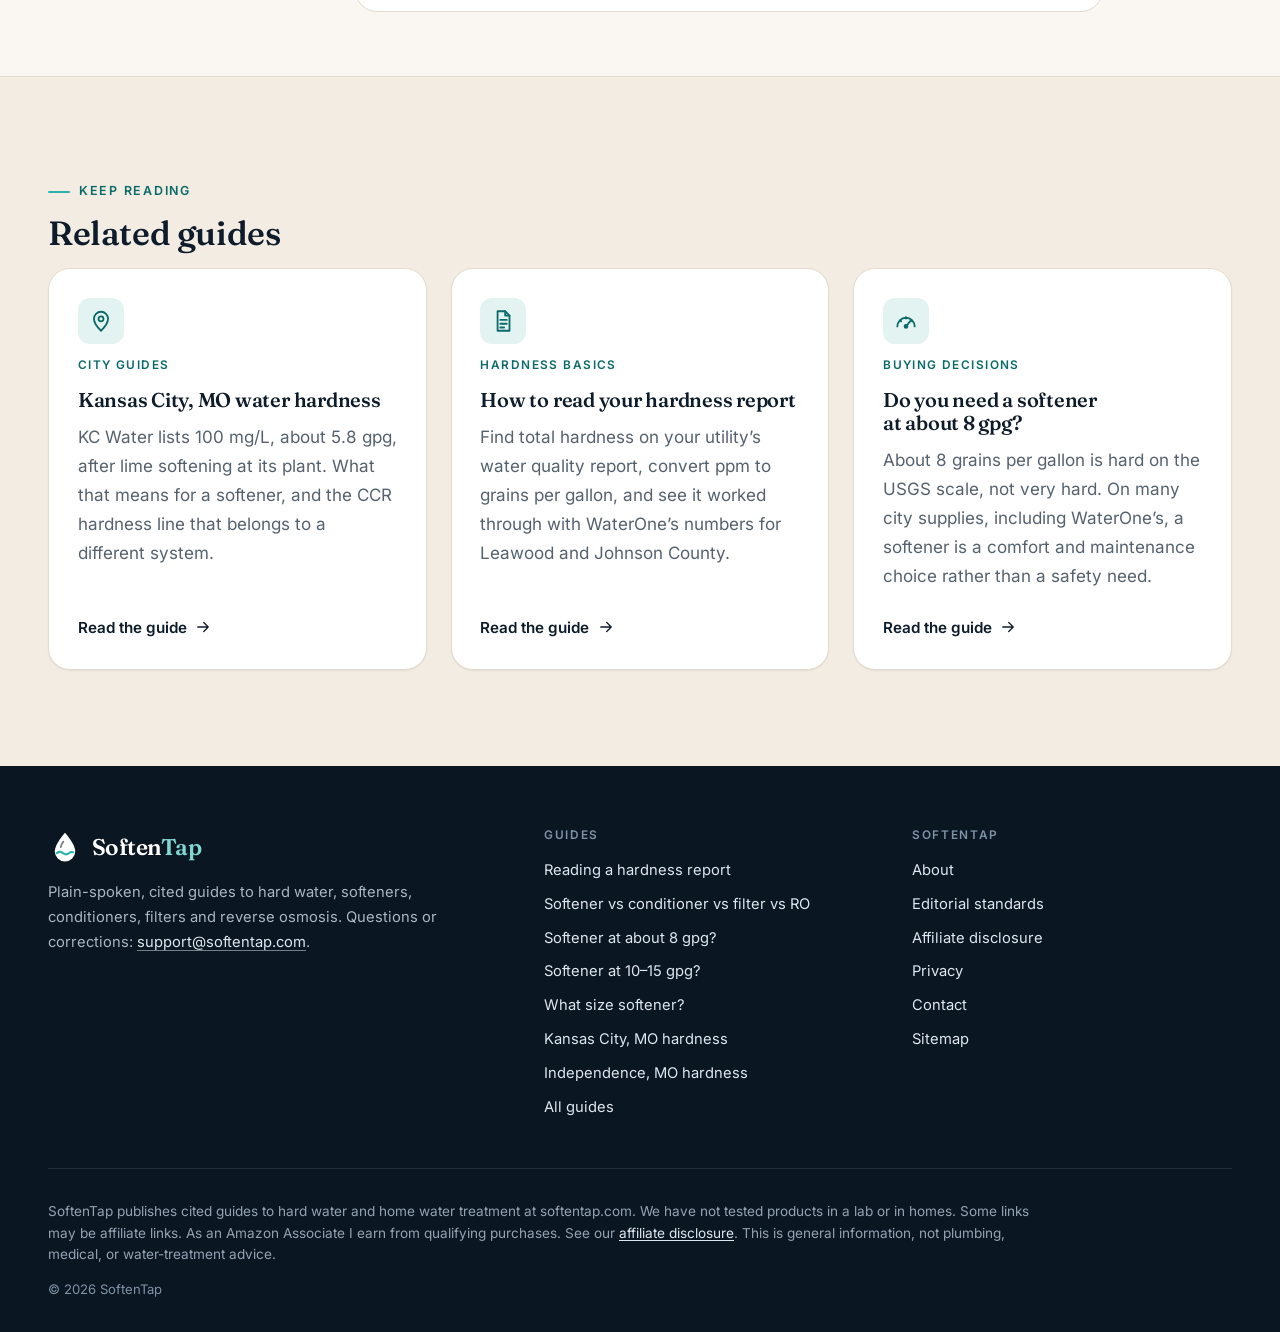
<file: articles/independence-mo-water-hardness.html>
<!DOCTYPE html>
<html lang="en">
<head>
  <meta charset="utf-8">
  <meta name="viewport" content="width=device-width, initial-scale=1">
  <title>Independence, MO Water Hardness: What the Courtney Bend Numbers Mean for a Softener | SoftenTap</title>
  <meta name="description" content="Independence’s 2025 water report lists total hardness of 123 mg/L, about 7.2 grains per gallon, after softening at the Courtney Bend plant. How to read it, the sodium and pH lines, and when a home softener makes sense.">
  <link rel="canonical" href="https://softentap.com/articles/independence-mo-water-hardness.html">
  <meta name="theme-color" content="#0d1b2a">
  <link rel="icon" href="../favicon.svg" type="image/svg+xml">
  <link rel="preload" href="../fonts/fraunces-var.woff2" as="font" type="font/woff2" crossorigin>
  <link rel="preload" href="../fonts/inter-var.woff2" as="font" type="font/woff2" crossorigin>
  <meta property="og:type" content="article">
  <meta property="og:title" content="Independence, MO Water Hardness: What the Courtney Bend Numbers Mean for a Softener | SoftenTap">
  <meta property="og:description" content="Independence’s 2025 water report lists total hardness of 123 mg/L, about 7.2 grains per gallon, after softening at the Courtney Bend plant. How to read it, the sodium and pH lines, and when a home softener makes sense.">
  <meta property="og:url" content="https://softentap.com/articles/independence-mo-water-hardness.html">
  <meta property="og:site_name" content="SoftenTap">
  <meta property="og:image" content="https://softentap.com/og-image.png">
  <meta property="og:image:width" content="1200">
  <meta property="og:image:height" content="630">
  <meta name="twitter:card" content="summary_large_image">
  <meta name="twitter:title" content="Independence, MO Water Hardness: What the Courtney Bend Numbers Mean for a Softener | SoftenTap">
  <meta name="twitter:description" content="Independence’s 2025 water report lists total hardness of 123 mg/L, about 7.2 grains per gallon, after softening at the Courtney Bend plant. How to read it, the sodium and pH lines, and when a home softener makes sense.">
  <meta name="twitter:image" content="https://softentap.com/og-image.png">
  <link rel="stylesheet" href="../css/styles.css?v=2">
  <script>document.documentElement.classList.add("js")</script>
  <script src="../js/site.js?v=2" defer></script>
<script type="application/ld+json">
{
  "@context": "https://schema.org",
  "@type": "Article",
  "headline": "Independence, MO Water Hardness: What the Courtney Bend Numbers Mean for a Softener",
  "description": "Independence’s 2025 water report lists total hardness of 123 mg/L, about 7.2 grains per gallon, after softening at the Courtney Bend plant. How to read it, the sodium and pH lines, and when a home softener makes sense.",
  "datePublished": "2026-11-27",
  "dateModified": "2026-11-27",
  "inLanguage": "en-US",
  "author": {
    "@type": "Organization",
    "name": "SoftenTap",
    "url": "https://softentap.com/"
  },
  "publisher": {
    "@type": "Organization",
    "name": "SoftenTap",
    "url": "https://softentap.com/"
  },
  "mainEntityOfPage": {
    "@type": "WebPage",
    "@id": "https://softentap.com/articles/independence-mo-water-hardness.html"
  },
  "url": "https://softentap.com/articles/independence-mo-water-hardness.html"
}
</script>
<script type="application/ld+json">
{
  "@context": "https://schema.org",
  "@type": "BreadcrumbList",
  "itemListElement": [
    {
      "@type": "ListItem",
      "position": 1,
      "name": "Home",
      "item": "https://softentap.com/"
    },
    {
      "@type": "ListItem",
      "position": 2,
      "name": "Guides",
      "item": "https://softentap.com/guides.html"
    },
    {
      "@type": "ListItem",
      "position": 3,
      "name": "Independence, MO water hardness",
      "item": "https://softentap.com/articles/independence-mo-water-hardness.html"
    }
  ]
}
</script>
</head>
  <div class="progress" aria-hidden="true"></div>
<body>
  <a class="skip" href="#main">Skip to content</a>
  <header class="site-header">
    <div class="wrap header-inner">
      <a class="brand" href="../index.html" aria-label="SoftenTap home">
        <svg class="brand-mark" viewBox="0 0 40 40" aria-hidden="true" focusable="false"><path d="M20 3.2C20 3.2 8 16.6 8 25a12 12 0 0 0 24 0C32 16.6 20 3.2 20 3.2z" fill="#0d1b2a"/><path d="M10.4 27.2c2.4-1.9 4.8-1.9 7.2 0s4.8 1.9 7.2 0c1.6-1.2 3.1-1.6 4.6-1" fill="none" stroke="#2bb3ad" stroke-width="2.5" stroke-linecap="round"/><path d="M15 20.2c.5-2.5 1.7-4.7 3.1-6.6" fill="none" stroke="#ffffff" stroke-opacity=".6" stroke-width="2" stroke-linecap="round"/></svg>
        <span class="brand-name">Soften<span>Tap</span></span>
      </a>
      <button class="menu-btn" type="button" aria-expanded="false" aria-controls="site-nav"><span class="menu-icon" aria-hidden="true"></span>Menu</button>
      <nav class="site-nav" id="site-nav" aria-label="Primary">
        <ul><li><a href="../guides.html" aria-current="page">Guides</a></li><li><a href="../about.html">About</a></li><li><a href="../disclosure.html">Disclosure</a></li><li><a href="../contact.html">Contact</a></li><li><a class="nav-cta" href="../articles/read-water-hardness-report.html#converter">Hardness converter</a></li></ul>
      </nav>
    </div>
  </header>

  <main id="main">
    <header class="article-hero">
      <div class="wrap">
        <nav class="crumbs" aria-label="Breadcrumb"><ol><li><a href="../index.html">Home</a></li><li><a href="../guides.html">Guides</a></li><li aria-current="page">Independence, MO water hardness</li></ol></nav>
        <p class="eyebrow">City guides</p>
        <h1>Independence, MO Water Hardness: What the Courtney Bend Numbers Mean for a Softener</h1>
        <p class="lede">Independence’s 2025 water report lists total hardness of 123 mg/L, about 7.2 grains per gallon, after softening at the Courtney Bend plant. How to read it, the sodium and pH lines, and when a home softener makes sense.</p>
        <div class="meta">
          <span><svg viewBox="0 0 24 24" fill="none" stroke="currentColor" stroke-width="1.7" stroke-linecap="round" stroke-linejoin="round" aria-hidden="true" focusable="false"><rect x="4" y="5" width="16" height="15" rx="2.5"/><path d="M4 10h16M8.5 3v4M15.5 3v4"/></svg><span>Reviewed <time datetime="2026-11-27">November 23, 2026</time></span></span>
          <span><svg viewBox="0 0 24 24" fill="none" stroke="currentColor" stroke-width="1.7" stroke-linecap="round" stroke-linejoin="round" aria-hidden="true" focusable="false"><circle cx="12" cy="12" r="8.5"/><path d="M12 7.5V12l3 2"/></svg>7 min read</span>
          <span><svg viewBox="0 0 24 24" fill="none" stroke="currentColor" stroke-width="1.7" stroke-linecap="round" stroke-linejoin="round" aria-hidden="true" focusable="false"><path d="M9 6h11M9 12h11M9 18h11"/><circle cx="4.5" cy="6" r="1"/><circle cx="4.5" cy="12" r="1"/><circle cx="4.5" cy="18" r="1"/></svg>9 cited sources</span>
        </div>
      </div>
    </header>

    <div class="wrap article-layout">
      <aside class="toc" aria-label="On this page">
        <details open>
          <summary>On this page</summary>
          <p class="toc-title">On this page</p>
          <ol><li><a href="#published-number">The published hardness number</a></li><li><a href="#softened-at-the-plant">Why it is already partly softened</a></li><li><a href="#do-you-need-a-softener">Do you need a softener on Independence water?</a></li><li><a href="#sodium-and-ph">Sodium and pH: two lines to read before softening</a></li><li><a href="#lead">Lead: the line a softener does not fix</a></li><li><a href="#test-your-own-tap">When to test your own tap</a></li><li><a href="#sources">Sources</a></li></ol>
        </details>
      </aside>

      <article class="prose" data-progress>
<!-- ARTICLE BODY START -->
<p>The City of Independence Water Department’s 2025 Water Quality Report lists total hardness of <strong>123 mg/L as calcium carbonate</strong>. That is about 7.2 grains per gallon, just over the line from “moderately hard” into “hard” on the USGS scale. The report also says the well water is <strong>softened at the Courtney Bend treatment plant</strong> before it reaches homes, so what comes out of an Independence tap has already had part of its hardness removed. For many homes, a whole-house softener here is a comfort choice, not a necessity.</p>

<div class="note">
  <p class="note-label"><svg viewBox="0 0 24 24" fill="none" stroke="currentColor" stroke-width="1.7" stroke-linecap="round" stroke-linejoin="round" aria-hidden="true" focusable="false"><path d="M9.5 3h5M10 3v6l-5 9.5A1.7 1.7 0 0 0 6.5 21h11a1.7 1.7 0 0 0 1.5-2.5L14 9V3"/><path d="M7.5 15h9"/></svg>How we sourced this</p>
  <p>We did not test Independence tap water. Every figure here comes from the City of Independence 2025 Water Quality Report (Consumer Confidence Report, or CCR) for system MO1010399, the state-formatted version of that report on the Missouri Department of Natural Resources CCR site, and the USGS, EPA and university-extension sources listed at the end. Where a number is our arithmetic or estimate, we say so.</p>
</div>

<aside class="takeaways" aria-label="Key takeaways">
  <p class="takeaways-label"><svg viewBox="0 0 24 24" fill="none" stroke="currentColor" stroke-width="1.7" stroke-linecap="round" stroke-linejoin="round" aria-hidden="true" focusable="false"><path d="M4.5 12.5l4.5 4.5L19.5 6.5"/></svg>Key takeaways</p>
  <ul>
    <li>Independence reports total hardness of 123 mg/L. Divided by 17.1, that is about <strong>7.2 grains per gallon</strong>, at the low end of “hard.”</li>
    <li>The water comes from Missouri River alluvial wells and is <strong>softened and disinfected at the Courtney Bend plant</strong>.</li>
    <li>The hardness, sodium and pH figures come from a single sample dated May 6, 2024. Treat them as a snapshot, and test your own tap before programming a softener.</li>
    <li>The water already carries <strong>50 mg/L of sodium</strong>. A home softener would add more, so leave a drinking tap unsoftened if sodium matters to you.</li>
    <li>A softener does nothing for lead. Lead results were well under the action level, but a certified filter is the tool if you are concerned.</li>
  </ul>
</aside>

<h2 id="published-number">The published hardness number</h2>
<p>The “Additional Parameters” table in the city’s 2025 report lists <strong>Hardness, Total (mg/L as Calcium Carbonate): 123</strong>. The Missouri DNR version of the same report shows the same 123 mg/L, labeled “Hardness, carbonate,” with a collection date of May 6, 2024. It is one sample, not a yearly average or range.</p>
<p>Converted with the usual factor (WaterOne, the Johnson County utility, tells customers to divide ppm by 17.1):</p>
<div class="formula">
<p><strong>123 mg/L ÷ 17.1 = 7.2 grains per gallon</strong> (our arithmetic)</p>
</div>

<div class="table-wrap">
<table>
  <caption class="muted">Where Independence’s reported hardness sits on the USGS scale</caption>
  <thead><tr><th>USGS class</th><th>mg/L as CaCO<sub>3</sub></th><th>Grains per gallon (÷ 17.1, our arithmetic)</th></tr></thead>
  <tbody>
    <tr><td>Soft</td><td>0–60</td><td>0–3.5</td></tr>
    <tr><td>Moderately hard</td><td>61–120</td><td>3.6–7.0</td></tr>
    <tr><td>Hard</td><td>121–180</td><td>7.1–10.5</td></tr>
    <tr><td>Very hard</td><td>More than 180</td><td>More than 10.5</td></tr>
    <tr><td><strong>Independence, 2025 report</strong></td><td><strong>123</strong></td><td><strong>7.2 (hard, barely)</strong></td></tr>
  </tbody>
</table>
</div>

<p>The same table breaks the hardness into its two minerals: <strong>calcium 16.4 mg/L</strong> and <strong>magnesium 19.9 mg/L</strong>. If you run a home test kit that reports calcium hardness only, expect it to read well below 123 mg/L, because much of Independence’s remaining hardness is magnesium. Use a total-hardness test.</p>

<h2 id="softened-at-the-plant">Why it is already partly softened</h2>
<p>According to the report, Independence draws its water from wells at the Courtney Bend Water Treatment Plant that tap the Missouri River alluvial aquifer, which the state classifies as groundwater. (The report’s opening letter says 44 wells; the system description says 42.) “The well water is softened and disinfected at the treatment plant,” the report says. The plant can supply up to 48 million gallons a day and serves about 250,000 people, including Independence residents and 12 wholesale customers.</p>
<p>That last point matters if you do not live in Independence. Other systems that buy Independence water print its results in their own reports. Kansas City’s 2025 report, for example, carries the same 123 mg/L line in its “Reseller Secondary Contaminants” table under the name Independence PWS. Our <a href="kansas-city-mo-water-hardness.html">Kansas City, MO hardness guide</a> explains why that line should not be read as KC Water’s own number. If your report shows an Independence line, ask your utility which supply actually reaches your address.</p>

<h2 id="do-you-need-a-softener">Do you need a softener on Independence water?</h2>
<p>At about 7.2 gpg, Independence sits right at the thresholds extension services use:</p>
<ul>
<li>Virginia Cooperative Extension says levels under 7.0 gpg (120 mg/L) generally do not require treatment, and that treatment makes sense when hardness is actually causing a problem.</li>
<li>NDSU Extension, citing NSF International, says consumers tend to see a problem once hardness passes about 6 to 7 grains per gallon.</li>
</ul>
<p>So the honest answer is: not required, and borderline as a comfort purchase. If spotting on glassware and fixtures, scale in the kettle, or soap use bothers you, a softener will reduce it. If none of that bothers you, the plant has already done much of the work. If you decide to install one:</p>
<ul>
<li><strong>Size from the real number.</strong> Program the softener from your tested hardness, not a rounded-up guess. Our <a href="what-size-water-softener.html">softener sizing guide</a> walks through the grain math.</li>
<li><strong>Read the near-8 gpg case.</strong> The trade-offs in <a href="do-you-need-a-softener-at-8-gpg.html">Do you need a softener at about 8 gpg?</a> apply almost unchanged at 7.2 gpg.</li>
<li><strong>Use the right tool.</strong> If your main complaint is taste, odor or what is in your drinking water, a softener is the wrong device. See <a href="softener-vs-conditioner-vs-filter-vs-ro.html">softener vs conditioner vs filter vs RO</a>.</li>
</ul>

<h2 id="sodium-and-ph">Sodium and pH: two lines to read before softening</h2>
<p>Two other figures from the same May 2024 sample are worth knowing before you add a home softener:</p>
<ul>
<li><strong>Sodium: 50 mg/L.</strong> The water already contains sodium before any home treatment. NDSU Extension puts the sodium a salt-based softener adds at about 8 mg/L per grain of hardness removed. Removing 7.2 gpg would add roughly 58 mg/L, for a total near 108 mg/L in fully softened water (our estimate from NDSU’s figure and the report’s 50 mg/L). If anyone in the home watches sodium, the common answer is to leave the kitchen cold tap unsoftened.</li>
<li><strong>pH: 9.65.</strong> The DNR version of the report lists this against a secondary guideline of 8.5. EPA’s secondary standards (a range of 6.5–8.5 for pH) cover taste, odor and appearance; they are non-enforceable, and utilities are not required to meet them.</li>
</ul>
<p>The same table lists alkalinity of 60.2 mg/L, chloride 30 mg/L, sulfate 144 mg/L (guideline 250) and total dissolved solids of 322 mg/L (guideline 500). The water is disinfected with chloramine; the report lists a range of 1.5–2.64 ppm and an average of 1.89 ppm, against a maximum residual disinfectant level of 4 ppm.</p>

<h2 id="lead">Lead: the line a softener does not fix</h2>
<p>For Lead and Copper Rule testing in 2023–2025, the report lists a <strong>90th-percentile lead result of 1.1 ppb</strong>, with a range of 0–9.08 ppb, against an action level of 15 ppb, and no sites over the action level. The city reports no violations for 2025.</p>
<p>Lead in tap water usually comes from service lines and home plumbing, not the treatment plant, so results vary from house to house. The Missouri DNR version of the report advises anyone concerned to flush the tap before use and to consider a filter certified by an ANSI-accredited certifier to reduce lead. A water softener is not a lead filter. If you buy a filter for lead, confirm that the specific model is certified for lead reduction.</p>

<h2 id="test-your-own-tap">When to test your own tap</h2>
<p>Because the hardness figure is a single sample from May 2024, a quick check at your own kitchen tap is worth doing before buying equipment. Test unsoftened, cold water, and use a kit that reads total hardness rather than calcium hardness alone. A lab test is the firmer basis if you plan to program a softener precisely.</p>
<ul>
<li><strong>Not every Independence-area address is on city water.</strong> Neighboring districts publish their own CCRs. Find yours through EPA’s <a href="https://www.epa.gov/ccr">Consumer Confidence Report page</a> and read it the way our <a href="read-water-hardness-report.html">hardness-report guide</a> explains.</li>
<li><strong>Private wells</strong> have no CCR at all. A utility number says nothing about a well.</li>
</ul>

<div class="affiliate-box">
  <h2 class="visually-hidden" id="where-to-buy">Where to buy</h2>
  <p><strong>Affiliate links.</strong> We have not tested these products. The Waterdrop link is a live affiliate link (paid link). The other links are placeholders and do not go to a merchant. If you are buying a filter for lead or another specific contaminant, check the product’s certification listing for that contaminant first. See our <a href="../disclosure.html">affiliate disclosure</a>.</p>
  <ul>
    <li><a href="https://www.waterdropfilter.com/?ref=illseqld&amp;utm_medium=affiliate&amp;utm_source=goaffpro" rel="sponsored nofollow noopener" target="_blank">Waterdrop under-sink and countertop filters (affiliate link)</a></li>
    <li><a href="#affiliate-amazon" rel="sponsored nofollow">Total-hardness test strips on Amazon (placeholder)</a></li>
    <li><a href="#affiliate-aquasana" rel="sponsored nofollow">Aquasana softeners and conditioners (placeholder)</a></li>
  </ul>
</div>

<h2 id="sources">Sources</h2>
<ul class="sources">
  <li>City of Independence Water Department, <a href="https://www.independencemo.gov/ccr">2025 Consumer Confidence Report</a> (system MO1010399; <a href="https://www.independencemo.gov/sites/default/files/2026-06/2025%20CCR_Draft%20Final.pdf">PDF</a>): wells, Courtney Bend softening, population served, additional parameters (hardness, calcium, magnesium, sodium, pH and others), chloramine, lead results, no 2025 violations.</li>
  <li>Missouri Department of Natural Resources, <a href="https://dnrservices.mo.gov/ccr/MO1010399.pdf">2025 Annual Water Quality Report for Independence PWS</a> (MO1010399): secondary results with the May 6, 2024 collection date, pH guideline 8.5, lead and copper table, and lead notice.</li>
  <li>Missouri Department of Natural Resources, <a href="https://dnrservices.mo.gov/ccr/MO1010415.pdf">2025 Annual Water Quality Report for Kansas City PWS</a> (MO1010415): Independence PWS hardness line in the reseller table.</li>
  <li>U.S. Geological Survey, <a href="https://www.usgs.gov/water-science-school/science/hardness-water">Hardness of Water</a>: soft, moderately hard, hard and very hard classes.</li>
  <li>WaterOne, <a href="https://www.waterone.org/189/Do-I-Have-Hard-Water">Do I Have Hard Water?</a>: divide ppm by 17.1 for grains per gallon.</li>
  <li>Virginia Cooperative Extension, <a href="https://www.pubs.ext.vt.edu/content/dam/pubs_ext_vt_edu/442/442-664/BSE-258.pdf">Hardness in Household Water</a> (BSE-258): under 7.0 gpg or 120 mg/L generally does not require treatment.</li>
  <li>NDSU Extension, <a href="https://www.ndsu.edu/agriculture/extension/publications/water-softening-ion-exchange">Water Softening (Ion Exchange)</a>, WQ1031: 6–7 gpg nuisance threshold and about 8 mg/L sodium added per grain removed.</li>
  <li>U.S. EPA, <a href="https://www.epa.gov/sdwa/secondary-drinking-water-standards-guidance-nuisance-chemicals">Secondary Drinking Water Standards</a>: pH 6.5–8.5 guideline, non-enforceable.</li>
  <li>U.S. EPA, <a href="https://www.epa.gov/ccr">Consumer Confidence Reports</a>: finding your utility’s annual report.</li>
</ul>

<!-- ARTICLE BODY END -->

        <section class="editorial" aria-labelledby="about-this-guide">
          <div class="editorial-mark"><svg class="brand-mark" viewBox="0 0 40 40" aria-hidden="true" focusable="false"><path d="M20 3.2C20 3.2 8 16.6 8 25a12 12 0 0 0 24 0C32 16.6 20 3.2 20 3.2z" fill="#ffffff"/><path d="M10.4 27.2c2.4-1.9 4.8-1.9 7.2 0s4.8 1.9 7.2 0c1.6-1.2 3.1-1.6 4.6-1" fill="none" stroke="#2bb3ad" stroke-width="2.5" stroke-linecap="round"/><path d="M15 20.2c.5-2.5 1.7-4.7 3.1-6.6" fill="none" stroke="#0d1b2a" stroke-opacity=".6" stroke-width="2" stroke-linecap="round"/></svg></div>
          <div>
            <h2 id="about-this-guide">About this guide</h2>
            <p>Written and reviewed by the SoftenTap editors. We have not tested products in a lab or in homes. Every figure on this page comes from the public sources listed above.</p>
            <p>Spotted an error or a newer figure? Email <a href="mailto:support@softentap.com">support@softentap.com</a> with the page and your source. Read our <a href="../about.html#standards">editorial standards</a> and <a href="../disclosure.html">affiliate disclosure</a>.</p>
          </div>
        </section>
      </article>
    </div>

    <section class="related section" aria-labelledby="keep-reading">
      <div class="wrap">
        <p class="eyebrow">Keep reading</p>
        <h2 id="keep-reading">Related guides</h2>
        <!-- Related: keep 2 or 3 tiles pointing at the closest guides. Icons: copy from index.html. -->
        <div class="related-grid"><a class="tile" href="../articles/kansas-city-mo-water-hardness.html" data-reveal style="--d:0.0s"><span class="icon"><svg viewBox="0 0 24 24" fill="none" stroke="currentColor" stroke-width="1.7" stroke-linecap="round" stroke-linejoin="round" aria-hidden="true" focusable="false"><path d="M12 21s-6.5-6.2-6.5-11a6.5 6.5 0 0 1 13 0c0 4.8-6.5 11-6.5 11z"/><circle cx="12" cy="10" r="2.3"/></svg></span><span class="tag">City guides</span><h3>Kansas City, MO water hardness</h3><p>KC Water lists 100 mg/L, about 5.8 gpg, after lime softening at its plant. What that means for a softener, and the CCR hardness line that belongs to a different system.</p><span class="go">Read the guide <svg viewBox="0 0 24 24" fill="none" stroke="currentColor" stroke-width="1.7" stroke-linecap="round" stroke-linejoin="round" aria-hidden="true" focusable="false"><path d="M5 12h14M13 6l6 6-6 6"/></svg></span></a><a class="tile" href="../articles/read-water-hardness-report.html" data-reveal style="--d:0.08s"><span class="icon"><svg viewBox="0 0 24 24" fill="none" stroke="currentColor" stroke-width="1.7" stroke-linecap="round" stroke-linejoin="round" aria-hidden="true" focusable="false"><path d="M7 3h7l4 4v14H7z"/><path d="M14 3v4h4"/><path d="M9.5 11h6M9.5 14.5h6M9.5 18h3.5"/></svg></span><span class="tag">Hardness basics</span><h3>How to read your hardness report</h3><p>Find total hardness on your utility’s water quality report, convert ppm to grains per gallon, and see it worked through with WaterOne’s numbers for Leawood and Johnson County.</p><span class="go">Read the guide <svg viewBox="0 0 24 24" fill="none" stroke="currentColor" stroke-width="1.7" stroke-linecap="round" stroke-linejoin="round" aria-hidden="true" focusable="false"><path d="M5 12h14M13 6l6 6-6 6"/></svg></span></a><a class="tile" href="../articles/do-you-need-a-softener-at-8-gpg.html" data-reveal style="--d:0.16s"><span class="icon"><svg viewBox="0 0 24 24" fill="none" stroke="currentColor" stroke-width="1.7" stroke-linecap="round" stroke-linejoin="round" aria-hidden="true" focusable="false"><path d="M4 17a8 8 0 1 1 16 0"/><path d="M12 17l4-5"/><circle cx="12" cy="17" r="1.3"/><path d="M6.5 11.5l1 .8M12 8.5v1.2M17.5 11.5l-1 .8"/></svg></span><span class="tag">Buying decisions</span><h3>Do you need a softener at about 8 gpg?</h3><p>About 8 grains per gallon is hard on the USGS scale, not very hard. On many city supplies, including WaterOne’s, a softener is a comfort and maintenance choice rather than a safety need.</p><span class="go">Read the guide <svg viewBox="0 0 24 24" fill="none" stroke="currentColor" stroke-width="1.7" stroke-linecap="round" stroke-linejoin="round" aria-hidden="true" focusable="false"><path d="M5 12h14M13 6l6 6-6 6"/></svg></span></a></div>
      </div>
    </section>
  </main>

  <footer class="site-footer">
    <div class="wrap">
      <div class="footer-grid">
        <div class="footer-brand">
          <a class="brand" href="../index.html" aria-label="SoftenTap home"><svg class="brand-mark" viewBox="0 0 40 40" aria-hidden="true" focusable="false"><path d="M20 3.2C20 3.2 8 16.6 8 25a12 12 0 0 0 24 0C32 16.6 20 3.2 20 3.2z" fill="#ffffff"/><path d="M10.4 27.2c2.4-1.9 4.8-1.9 7.2 0s4.8 1.9 7.2 0c1.6-1.2 3.1-1.6 4.6-1" fill="none" stroke="#2bb3ad" stroke-width="2.5" stroke-linecap="round"/><path d="M15 20.2c.5-2.5 1.7-4.7 3.1-6.6" fill="none" stroke="#0d1b2a" stroke-opacity=".6" stroke-width="2" stroke-linecap="round"/></svg><span class="brand-name">Soften<span>Tap</span></span></a>
          <p>Plain-spoken, cited guides to hard water, softeners, conditioners, filters and reverse osmosis. Questions or corrections: <a href="mailto:support@softentap.com">support@softentap.com</a>.</p>
        </div>
        <nav class="footer-col" aria-label="Guides">
          <h2>Guides</h2>
          <ul><li><a href="../articles/read-water-hardness-report.html">Reading a hardness report</a></li><li><a href="../articles/softener-vs-conditioner-vs-filter-vs-ro.html">Softener vs conditioner vs filter vs RO</a></li><li><a href="../articles/do-you-need-a-softener-at-8-gpg.html">Softener at about 8 gpg?</a></li><li><a href="../articles/do-you-need-a-softener-at-10-to-15-gpg.html">Softener at 10–15 gpg?</a></li><li><a href="../articles/what-size-water-softener.html">What size softener?</a></li><li><a href="../articles/kansas-city-mo-water-hardness.html">Kansas City, MO hardness</a></li><li><a href="../articles/independence-mo-water-hardness.html">Independence, MO hardness</a></li><li><a href="../guides.html">All guides</a></li></ul>
        </nav>
        <nav class="footer-col" aria-label="Footer">
          <h2>SoftenTap</h2>
          <ul>
            <li><a href="../about.html">About</a></li>
            <li><a href="../about.html#standards">Editorial standards</a></li>
            <li><a href="../disclosure.html">Affiliate disclosure</a></li>
            <li><a href="../privacy.html">Privacy</a></li>
            <li><a href="../contact.html">Contact</a></li>
            <li><a href="../sitemap.xml">Sitemap</a></li>
          </ul>
        </nav>
      </div>
      <p class="disclaimer">SoftenTap publishes cited guides to hard water and home water treatment at softentap.com. We have not tested products in a lab or in homes. Some links may be affiliate links. As an Amazon Associate I earn from qualifying purchases. See our <a href="../disclosure.html">affiliate disclosure</a>. This is general information, not plumbing, medical, or water-treatment advice.</p>
      <p class="copyright">© 2026 SoftenTap</p>
    </div>
  </footer>
</body>
</html>
</file>
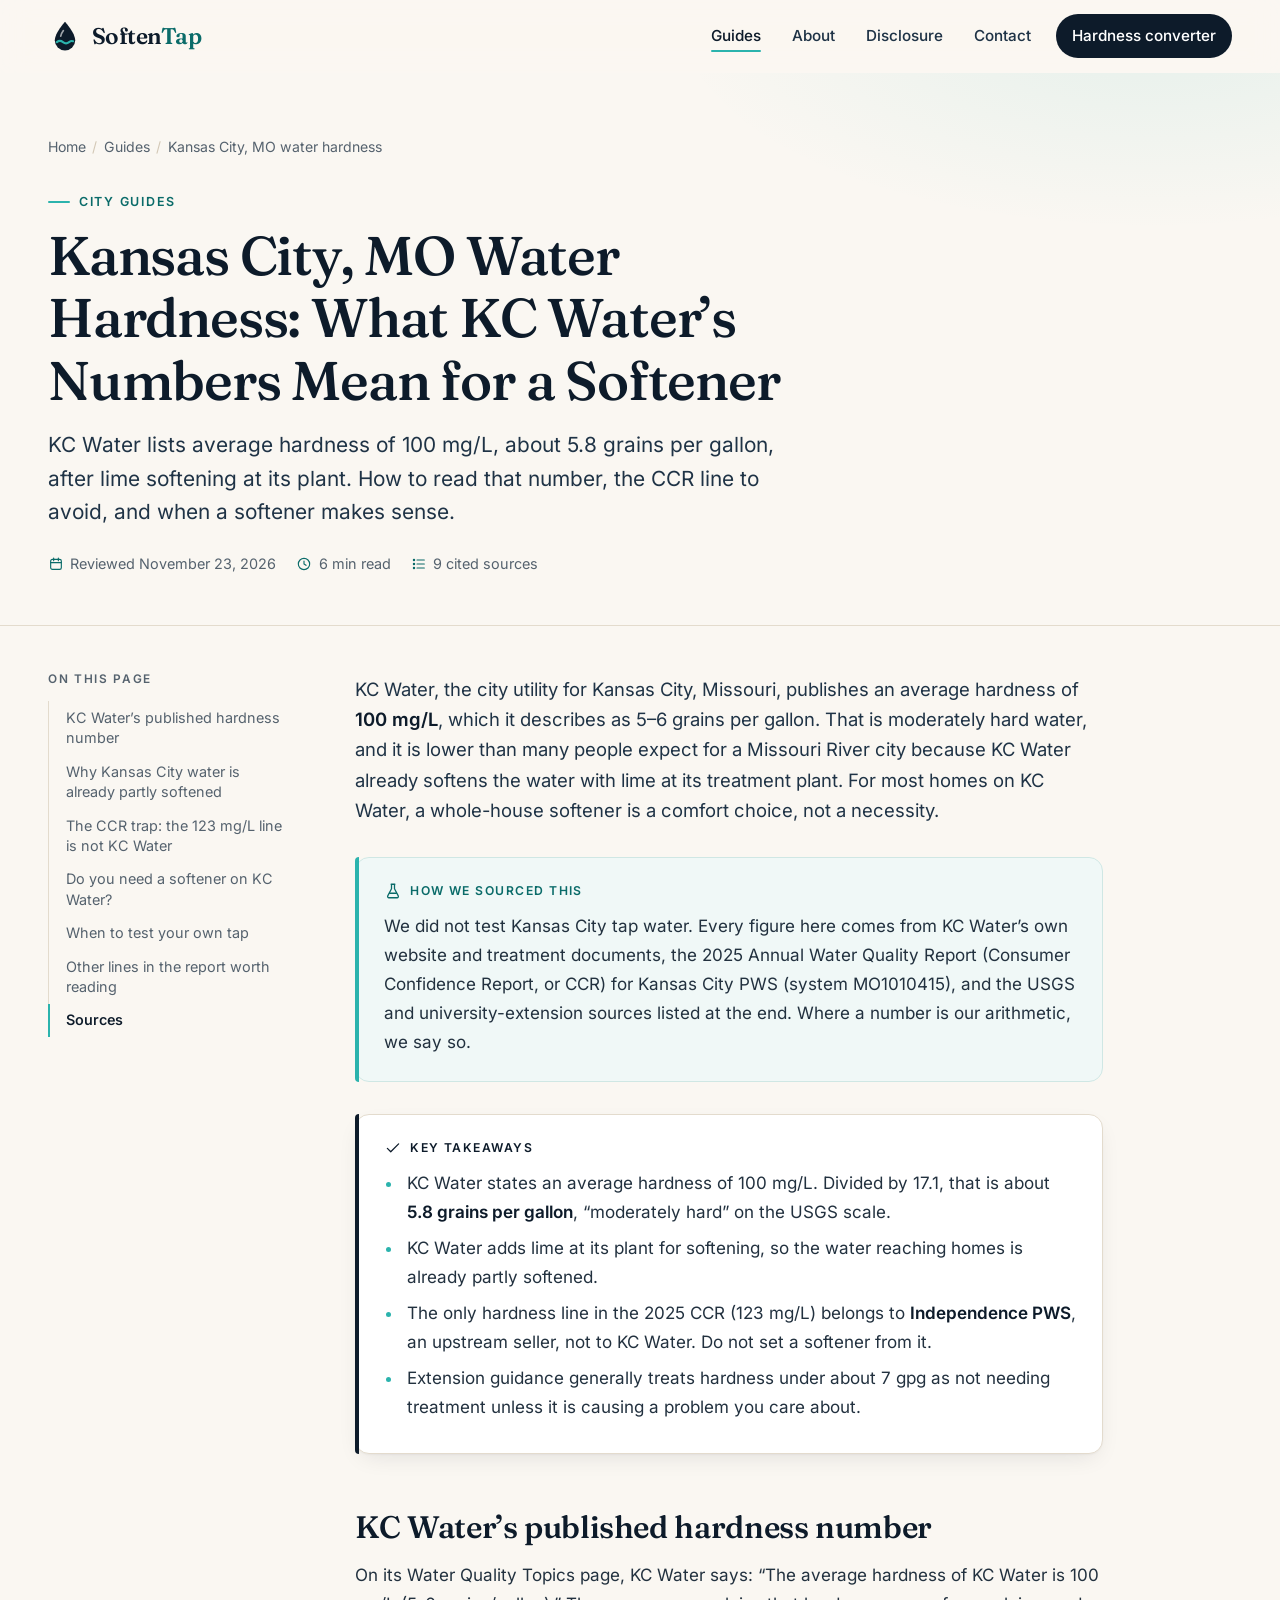
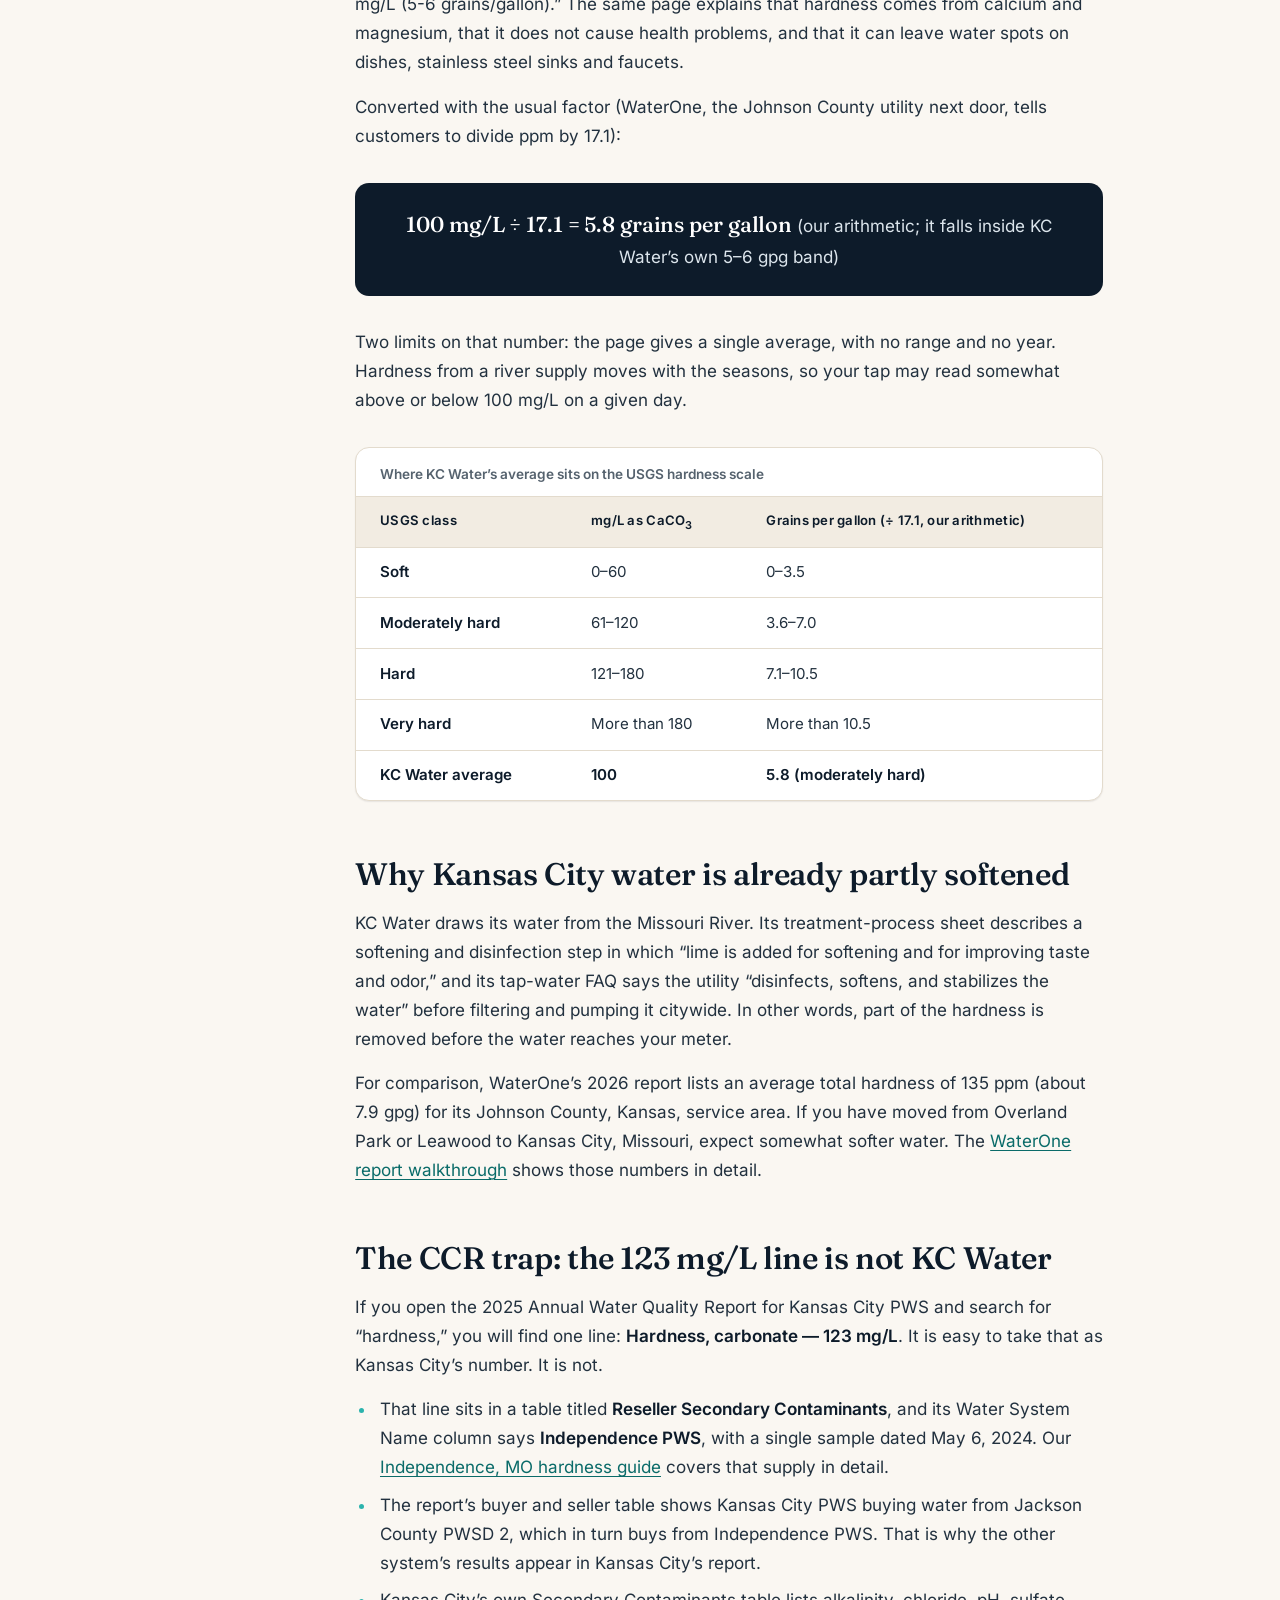
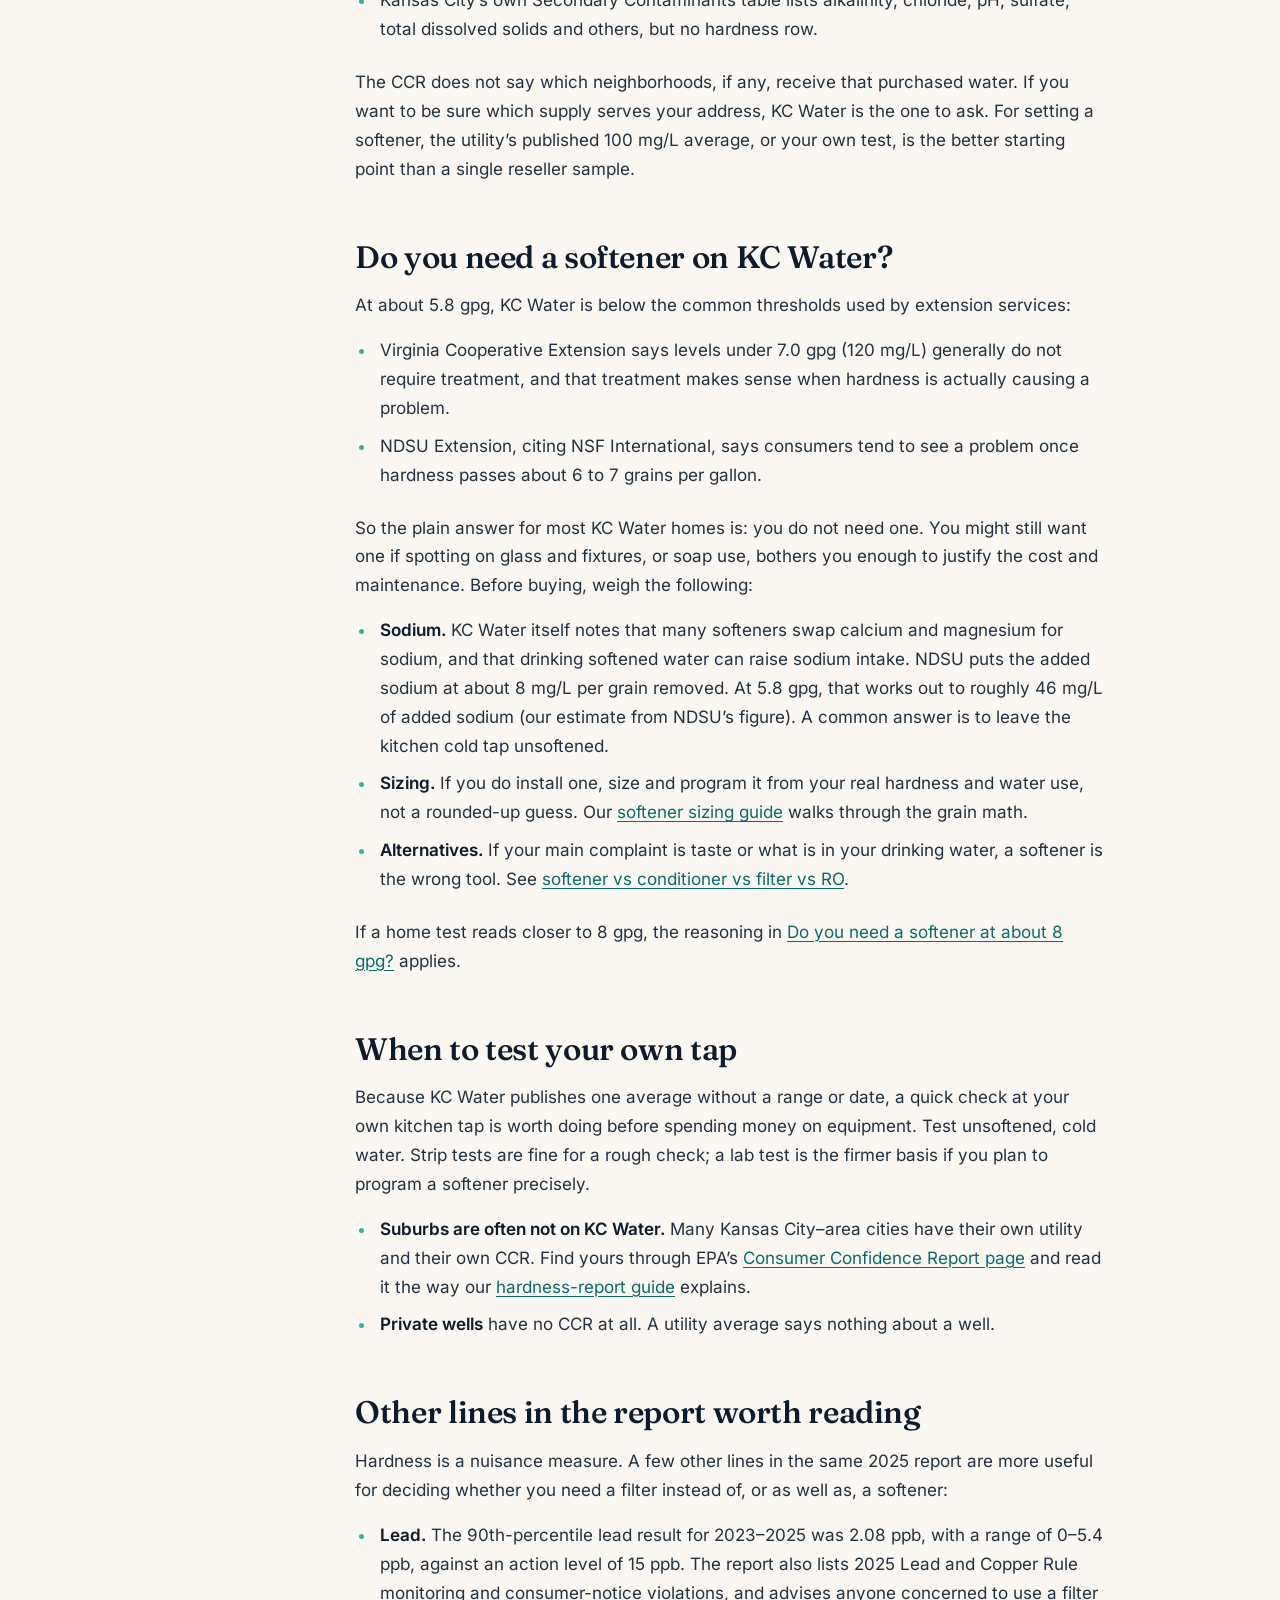
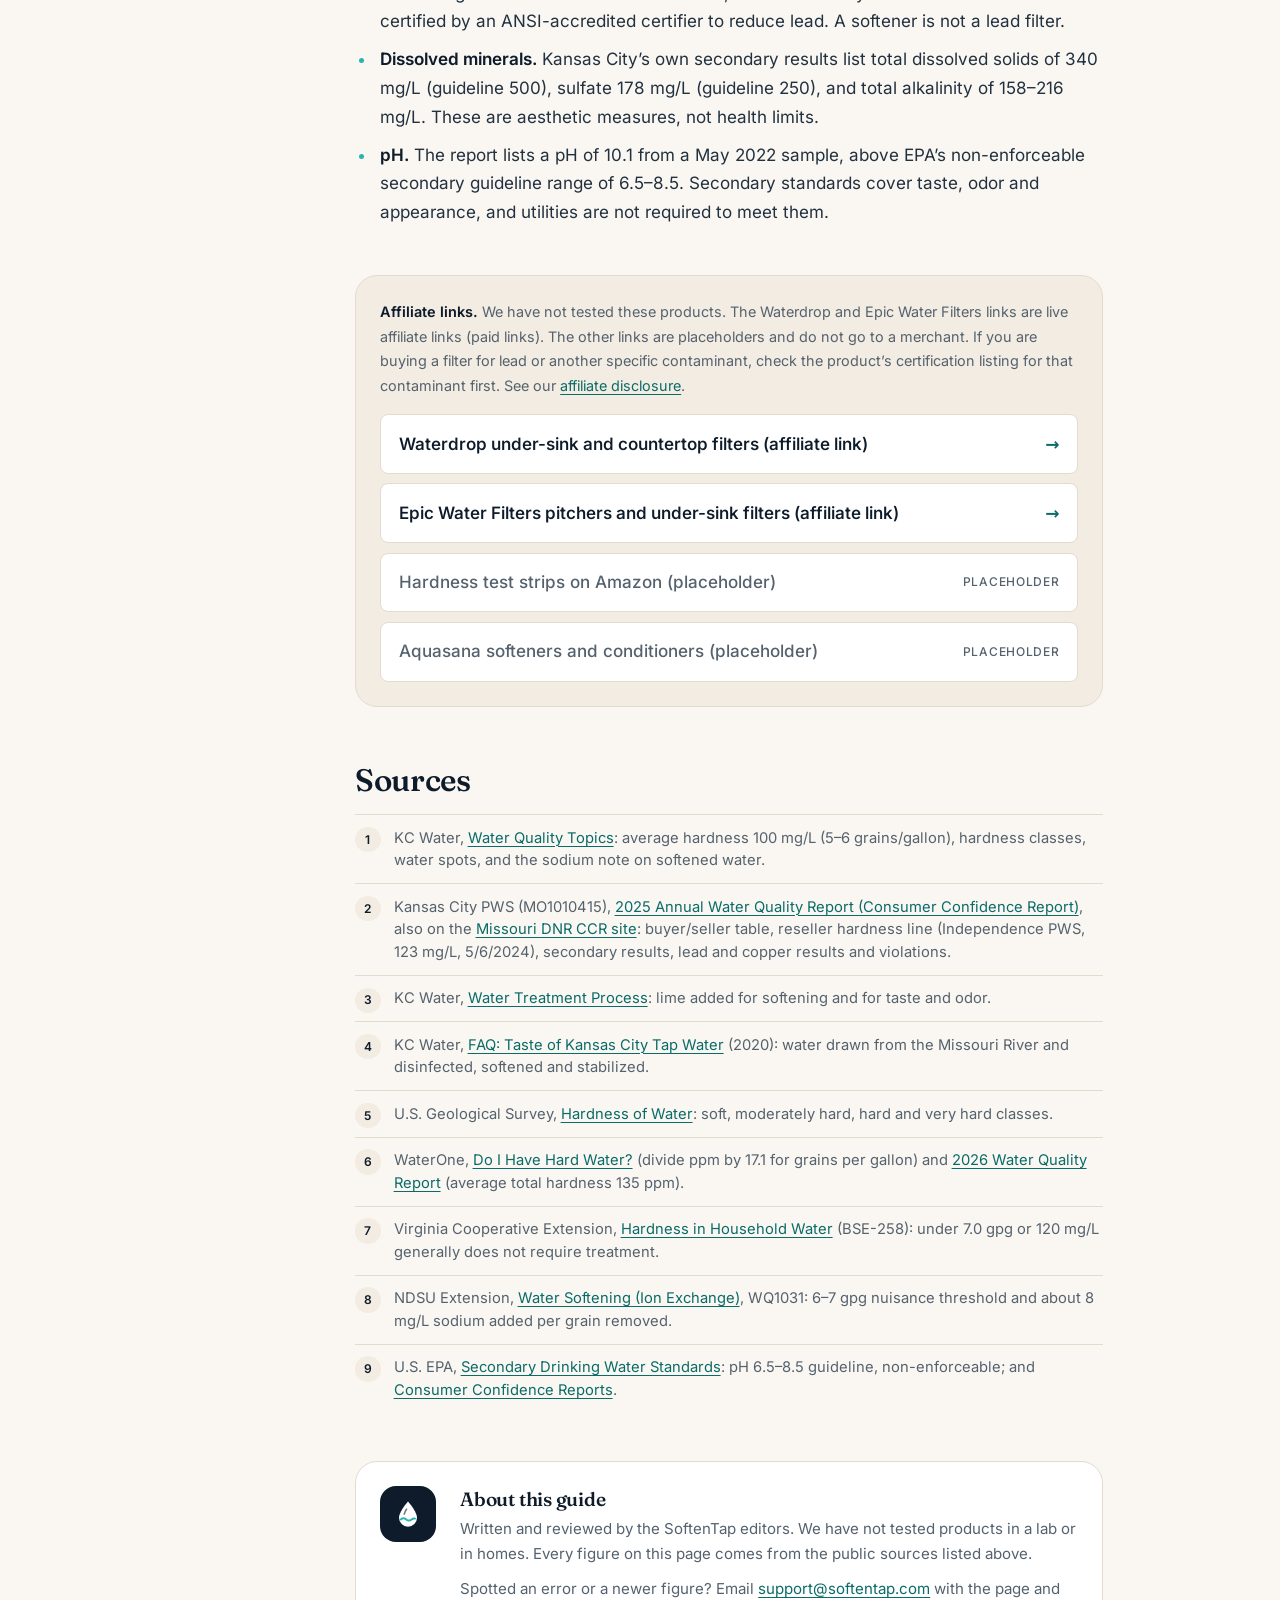
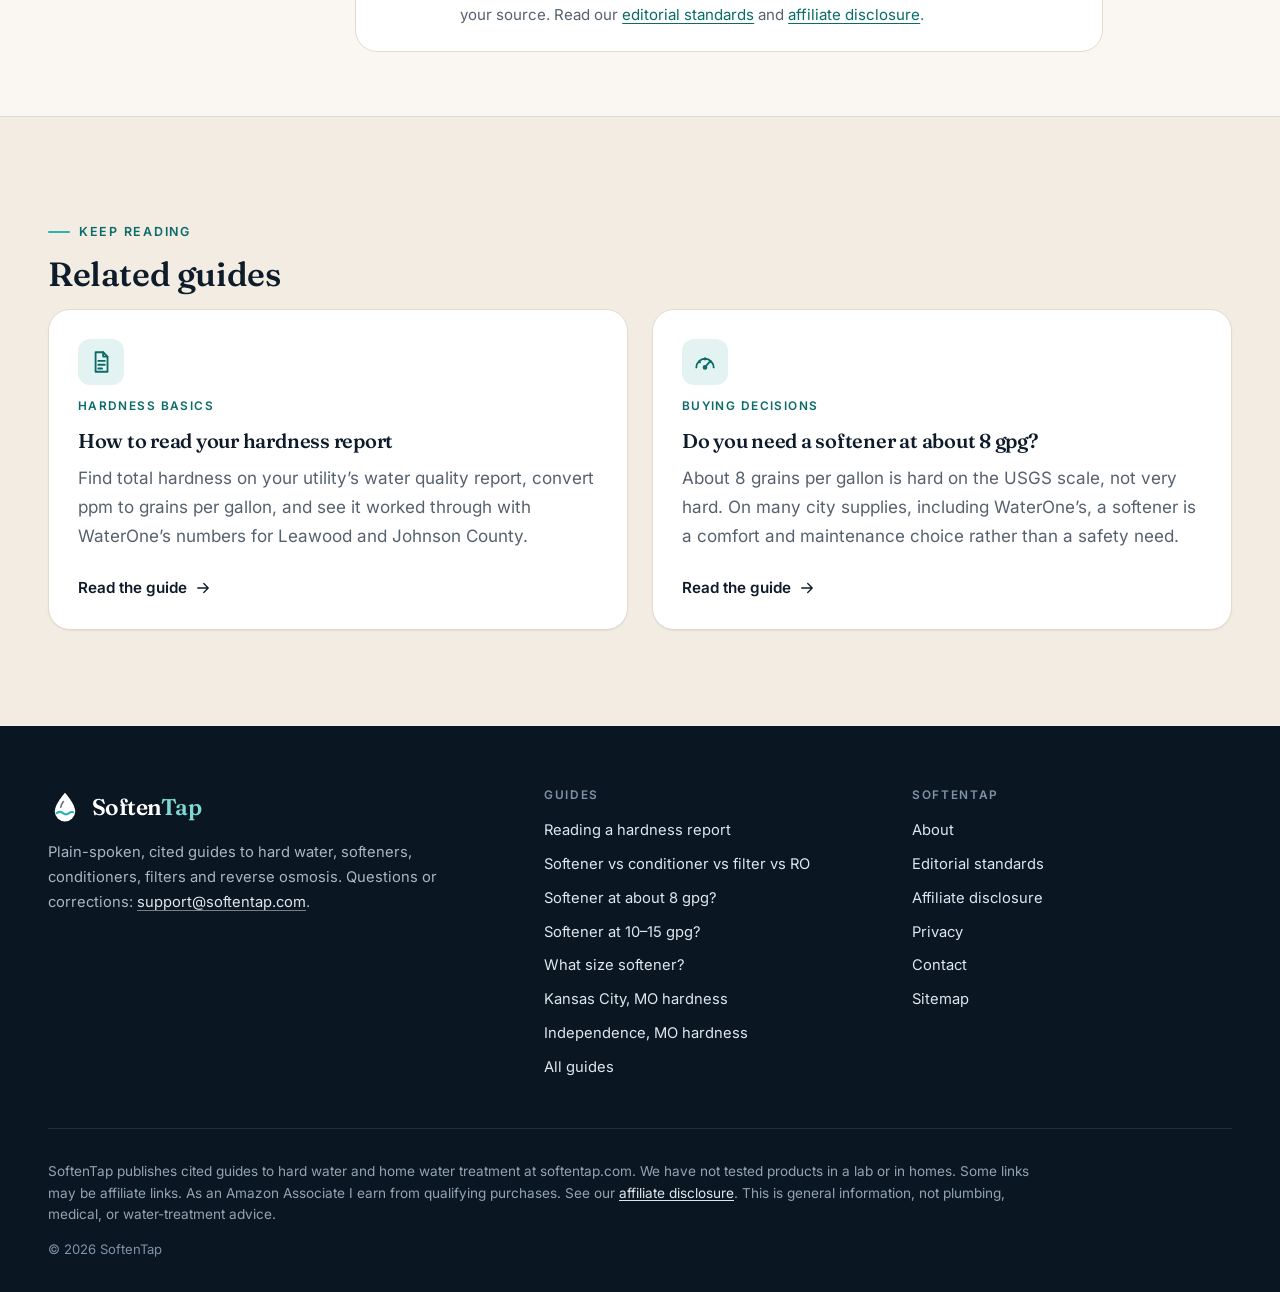
<file: articles/kansas-city-mo-water-hardness.html>
<!DOCTYPE html>
<html lang="en">
<head>
  <meta charset="utf-8">
  <meta name="viewport" content="width=device-width, initial-scale=1">
  <title>Kansas City, MO Water Hardness: What KC Water’s Numbers Mean for a Softener | SoftenTap</title>
  <meta name="description" content="KC Water lists average hardness of 100 mg/L, about 5.8 grains per gallon, after lime softening at its plant. How to read that number, the CCR line to avoid, and when a softener makes sense.">
  <link rel="canonical" href="https://softentap.com/articles/kansas-city-mo-water-hardness.html">
  <meta name="theme-color" content="#0d1b2a">
  <link rel="icon" href="../favicon.svg" type="image/svg+xml">
  <link rel="preload" href="../fonts/fraunces-var.woff2" as="font" type="font/woff2" crossorigin>
  <link rel="preload" href="../fonts/inter-var.woff2" as="font" type="font/woff2" crossorigin>
  <meta property="og:type" content="article">
  <meta property="og:title" content="Kansas City, MO Water Hardness: What KC Water’s Numbers Mean for a Softener | SoftenTap">
  <meta property="og:description" content="KC Water lists average hardness of 100 mg/L, about 5.8 grains per gallon, after lime softening at its plant. How to read that number, the CCR line to avoid, and when a softener makes sense.">
  <meta property="og:url" content="https://softentap.com/articles/kansas-city-mo-water-hardness.html">
  <meta property="og:site_name" content="SoftenTap">
  <meta property="og:image" content="https://softentap.com/og-image.png">
  <meta property="og:image:width" content="1200">
  <meta property="og:image:height" content="630">
  <meta name="twitter:card" content="summary_large_image">
  <meta name="twitter:title" content="Kansas City, MO Water Hardness: What KC Water’s Numbers Mean for a Softener | SoftenTap">
  <meta name="twitter:description" content="KC Water lists average hardness of 100 mg/L, about 5.8 grains per gallon, after lime softening at its plant. How to read that number, the CCR line to avoid, and when a softener makes sense.">
  <meta name="twitter:image" content="https://softentap.com/og-image.png">
  <link rel="stylesheet" href="../css/styles.css?v=2">
  <script>document.documentElement.classList.add("js")</script>
  <script src="../js/site.js?v=2" defer></script>
<script type="application/ld+json">
{
  "@context": "https://schema.org",
  "@type": "Article",
  "headline": "Kansas City, MO Water Hardness: What KC Water’s Numbers Mean for a Softener",
  "description": "KC Water lists average hardness of 100 mg/L, about 5.8 grains per gallon, after lime softening at its plant. How to read that number, the CCR line to avoid, and when a softener makes sense.",
  "datePublished": "2026-11-23",
  "dateModified": "2026-11-23",
  "inLanguage": "en-US",
  "author": {
    "@type": "Organization",
    "name": "SoftenTap",
    "url": "https://softentap.com/"
  },
  "publisher": {
    "@type": "Organization",
    "name": "SoftenTap",
    "url": "https://softentap.com/"
  },
  "mainEntityOfPage": {
    "@type": "WebPage",
    "@id": "https://softentap.com/articles/kansas-city-mo-water-hardness.html"
  },
  "url": "https://softentap.com/articles/kansas-city-mo-water-hardness.html"
}
</script>
<script type="application/ld+json">
{
  "@context": "https://schema.org",
  "@type": "BreadcrumbList",
  "itemListElement": [
    {
      "@type": "ListItem",
      "position": 1,
      "name": "Home",
      "item": "https://softentap.com/"
    },
    {
      "@type": "ListItem",
      "position": 2,
      "name": "Guides",
      "item": "https://softentap.com/guides.html"
    },
    {
      "@type": "ListItem",
      "position": 3,
      "name": "Kansas City, MO water hardness",
      "item": "https://softentap.com/articles/kansas-city-mo-water-hardness.html"
    }
  ]
}
</script>
</head>
  <div class="progress" aria-hidden="true"></div>
<body>
  <a class="skip" href="#main">Skip to content</a>
  <header class="site-header">
    <div class="wrap header-inner">
      <a class="brand" href="../index.html" aria-label="SoftenTap home">
        <svg class="brand-mark" viewBox="0 0 40 40" aria-hidden="true" focusable="false"><path d="M20 3.2C20 3.2 8 16.6 8 25a12 12 0 0 0 24 0C32 16.6 20 3.2 20 3.2z" fill="#0d1b2a"/><path d="M10.4 27.2c2.4-1.9 4.8-1.9 7.2 0s4.8 1.9 7.2 0c1.6-1.2 3.1-1.6 4.6-1" fill="none" stroke="#2bb3ad" stroke-width="2.5" stroke-linecap="round"/><path d="M15 20.2c.5-2.5 1.7-4.7 3.1-6.6" fill="none" stroke="#ffffff" stroke-opacity=".6" stroke-width="2" stroke-linecap="round"/></svg>
        <span class="brand-name">Soften<span>Tap</span></span>
      </a>
      <button class="menu-btn" type="button" aria-expanded="false" aria-controls="site-nav"><span class="menu-icon" aria-hidden="true"></span>Menu</button>
      <nav class="site-nav" id="site-nav" aria-label="Primary">
        <ul><li><a href="../guides.html" aria-current="page">Guides</a></li><li><a href="../about.html">About</a></li><li><a href="../disclosure.html">Disclosure</a></li><li><a href="../contact.html">Contact</a></li><li><a class="nav-cta" href="../articles/read-water-hardness-report.html#converter">Hardness converter</a></li></ul>
      </nav>
    </div>
  </header>

  <main id="main">
    <header class="article-hero">
      <div class="wrap">
        <nav class="crumbs" aria-label="Breadcrumb"><ol><li><a href="../index.html">Home</a></li><li><a href="../guides.html">Guides</a></li><li aria-current="page">Kansas City, MO water hardness</li></ol></nav>
        <p class="eyebrow">City guides</p>
        <h1>Kansas City, MO Water Hardness: What KC Water’s Numbers Mean for a Softener</h1>
        <p class="lede">KC Water lists average hardness of 100 mg/L, about 5.8 grains per gallon, after lime softening at its plant. How to read that number, the CCR line to avoid, and when a softener makes sense.</p>
        <div class="meta">
          <span><svg viewBox="0 0 24 24" fill="none" stroke="currentColor" stroke-width="1.7" stroke-linecap="round" stroke-linejoin="round" aria-hidden="true" focusable="false"><rect x="4" y="5" width="16" height="15" rx="2.5"/><path d="M4 10h16M8.5 3v4M15.5 3v4"/></svg><span>Reviewed <time datetime="2026-11-23">November 23, 2026</time></span></span>
          <span><svg viewBox="0 0 24 24" fill="none" stroke="currentColor" stroke-width="1.7" stroke-linecap="round" stroke-linejoin="round" aria-hidden="true" focusable="false"><circle cx="12" cy="12" r="8.5"/><path d="M12 7.5V12l3 2"/></svg>6 min read</span>
          <span><svg viewBox="0 0 24 24" fill="none" stroke="currentColor" stroke-width="1.7" stroke-linecap="round" stroke-linejoin="round" aria-hidden="true" focusable="false"><path d="M9 6h11M9 12h11M9 18h11"/><circle cx="4.5" cy="6" r="1"/><circle cx="4.5" cy="12" r="1"/><circle cx="4.5" cy="18" r="1"/></svg>9 cited sources</span>
        </div>
      </div>
    </header>

    <div class="wrap article-layout">
      <aside class="toc" aria-label="On this page">
        <details open>
          <summary>On this page</summary>
          <p class="toc-title">On this page</p>
          <ol><li><a href="#kc-water-hardness-number">KC Water’s published hardness number</a></li><li><a href="#why-it-is-lower">Why Kansas City water is already partly softened</a></li><li><a href="#the-ccr-trap">The CCR trap: the 123 mg/L line is not KC Water</a></li><li><a href="#do-you-need-a-softener">Do you need a softener on KC Water?</a></li><li><a href="#test-your-own-tap">When to test your own tap</a></li><li><a href="#other-lines-worth-reading">Other lines in the report worth reading</a></li><li><a href="#sources">Sources</a></li></ol>
        </details>
      </aside>

      <article class="prose" data-progress>
<!-- ARTICLE BODY START -->
<p>KC Water, the city utility for Kansas City, Missouri, publishes an average hardness of <strong>100 mg/L</strong>, which it describes as 5–6 grains per gallon. That is moderately hard water, and it is lower than many people expect for a Missouri River city because KC Water already softens the water with lime at its treatment plant. For most homes on KC Water, a whole-house softener is a comfort choice, not a necessity.</p>

<div class="note">
  <p class="note-label"><svg viewBox="0 0 24 24" fill="none" stroke="currentColor" stroke-width="1.7" stroke-linecap="round" stroke-linejoin="round" aria-hidden="true" focusable="false"><path d="M9.5 3h5M10 3v6l-5 9.5A1.7 1.7 0 0 0 6.5 21h11a1.7 1.7 0 0 0 1.5-2.5L14 9V3"/><path d="M7.5 15h9"/></svg>How we sourced this</p>
  <p>We did not test Kansas City tap water. Every figure here comes from KC Water’s own website and treatment documents, the 2025 Annual Water Quality Report (Consumer Confidence Report, or CCR) for Kansas City PWS (system MO1010415), and the USGS and university-extension sources listed at the end. Where a number is our arithmetic, we say so.</p>
</div>

<aside class="takeaways" aria-label="Key takeaways">
  <p class="takeaways-label"><svg viewBox="0 0 24 24" fill="none" stroke="currentColor" stroke-width="1.7" stroke-linecap="round" stroke-linejoin="round" aria-hidden="true" focusable="false"><path d="M4.5 12.5l4.5 4.5L19.5 6.5"/></svg>Key takeaways</p>
  <ul>
    <li>KC Water states an average hardness of 100 mg/L. Divided by 17.1, that is about <strong>5.8 grains per gallon</strong>, “moderately hard” on the USGS scale.</li>
    <li>KC Water adds lime at its plant for softening, so the water reaching homes is already partly softened.</li>
    <li>The only hardness line in the 2025 CCR (123 mg/L) belongs to <strong>Independence PWS</strong>, an upstream seller, not to KC Water. Do not set a softener from it.</li>
    <li>Extension guidance generally treats hardness under about 7 gpg as not needing treatment unless it is causing a problem you care about.</li>
  </ul>
</aside>

<h2 id="kc-water-hardness-number">KC Water’s published hardness number</h2>
<p>On its Water Quality Topics page, KC Water says: “The average hardness of KC Water is 100 mg/L (5-6 grains/gallon).” The same page explains that hardness comes from calcium and magnesium, that it does not cause health problems, and that it can leave water spots on dishes, stainless steel sinks and faucets.</p>
<p>Converted with the usual factor (WaterOne, the Johnson County utility next door, tells customers to divide ppm by 17.1):</p>
<div class="formula">
<p><strong>100 mg/L ÷ 17.1 = 5.8 grains per gallon</strong> (our arithmetic; it falls inside KC Water’s own 5–6 gpg band)</p>
</div>
<p>Two limits on that number: the page gives a single average, with no range and no year. Hardness from a river supply moves with the seasons, so your tap may read somewhat above or below 100 mg/L on a given day.</p>

<div class="table-wrap">
<table>
  <caption class="muted">Where KC Water’s average sits on the USGS hardness scale</caption>
  <thead><tr><th>USGS class</th><th>mg/L as CaCO<sub>3</sub></th><th>Grains per gallon (÷ 17.1, our arithmetic)</th></tr></thead>
  <tbody>
    <tr><td>Soft</td><td>0–60</td><td>0–3.5</td></tr>
    <tr><td>Moderately hard</td><td>61–120</td><td>3.6–7.0</td></tr>
    <tr><td>Hard</td><td>121–180</td><td>7.1–10.5</td></tr>
    <tr><td>Very hard</td><td>More than 180</td><td>More than 10.5</td></tr>
    <tr><td><strong>KC Water average</strong></td><td><strong>100</strong></td><td><strong>5.8 (moderately hard)</strong></td></tr>
  </tbody>
</table>
</div>

<h2 id="why-it-is-lower">Why Kansas City water is already partly softened</h2>
<p>KC Water draws its water from the Missouri River. Its treatment-process sheet describes a softening and disinfection step in which “lime is added for softening and for improving taste and odor,” and its tap-water FAQ says the utility “disinfects, softens, and stabilizes the water” before filtering and pumping it citywide. In other words, part of the hardness is removed before the water reaches your meter.</p>
<p>For comparison, WaterOne’s 2026 report lists an average total hardness of 135 ppm (about 7.9 gpg) for its Johnson County, Kansas, service area. If you have moved from Overland Park or Leawood to Kansas City, Missouri, expect somewhat softer water. The <a href="read-water-hardness-report.html">WaterOne report walkthrough</a> shows those numbers in detail.</p>

<h2 id="the-ccr-trap">The CCR trap: the 123 mg/L line is not KC Water</h2>
<p>If you open the 2025 Annual Water Quality Report for Kansas City PWS and search for “hardness,” you will find one line: <strong>Hardness, carbonate — 123 mg/L</strong>. It is easy to take that as Kansas City’s number. It is not.</p>
<ul>
<li>That line sits in a table titled <strong>Reseller Secondary Contaminants</strong>, and its Water System Name column says <strong>Independence PWS</strong>, with a single sample dated May 6, 2024. Our <a href="independence-mo-water-hardness.html">Independence, MO hardness guide</a> covers that supply in detail.</li>
<li>The report’s buyer and seller table shows Kansas City PWS buying water from Jackson County PWSD 2, which in turn buys from Independence PWS. That is why the other system’s results appear in Kansas City’s report.</li>
<li>Kansas City’s own Secondary Contaminants table lists alkalinity, chloride, pH, sulfate, total dissolved solids and others, but no hardness row.</li>
</ul>
<p>The CCR does not say which neighborhoods, if any, receive that purchased water. If you want to be sure which supply serves your address, KC Water is the one to ask. For setting a softener, the utility’s published 100 mg/L average, or your own test, is the better starting point than a single reseller sample.</p>

<h2 id="do-you-need-a-softener">Do you need a softener on KC Water?</h2>
<p>At about 5.8 gpg, KC Water is below the common thresholds used by extension services:</p>
<ul>
<li>Virginia Cooperative Extension says levels under 7.0 gpg (120 mg/L) generally do not require treatment, and that treatment makes sense when hardness is actually causing a problem.</li>
<li>NDSU Extension, citing NSF International, says consumers tend to see a problem once hardness passes about 6 to 7 grains per gallon.</li>
</ul>
<p>So the plain answer for most KC Water homes is: you do not need one. You might still want one if spotting on glass and fixtures, or soap use, bothers you enough to justify the cost and maintenance. Before buying, weigh the following:</p>
<ul>
<li><strong>Sodium.</strong> KC Water itself notes that many softeners swap calcium and magnesium for sodium, and that drinking softened water can raise sodium intake. NDSU puts the added sodium at about 8 mg/L per grain removed. At 5.8 gpg, that works out to roughly 46 mg/L of added sodium (our estimate from NDSU’s figure). A common answer is to leave the kitchen cold tap unsoftened.</li>
<li><strong>Sizing.</strong> If you do install one, size and program it from your real hardness and water use, not a rounded-up guess. Our <a href="what-size-water-softener.html">softener sizing guide</a> walks through the grain math.</li>
<li><strong>Alternatives.</strong> If your main complaint is taste or what is in your drinking water, a softener is the wrong tool. See <a href="softener-vs-conditioner-vs-filter-vs-ro.html">softener vs conditioner vs filter vs RO</a>.</li>
</ul>
<p>If a home test reads closer to 8 gpg, the reasoning in <a href="do-you-need-a-softener-at-8-gpg.html">Do you need a softener at about 8 gpg?</a> applies.</p>

<h2 id="test-your-own-tap">When to test your own tap</h2>
<p>Because KC Water publishes one average without a range or date, a quick check at your own kitchen tap is worth doing before spending money on equipment. Test unsoftened, cold water. Strip tests are fine for a rough check; a lab test is the firmer basis if you plan to program a softener precisely.</p>
<ul>
<li><strong>Suburbs are often not on KC Water.</strong> Many Kansas City–area cities have their own utility and their own CCR. Find yours through EPA’s <a href="https://www.epa.gov/ccr">Consumer Confidence Report page</a> and read it the way our <a href="read-water-hardness-report.html">hardness-report guide</a> explains.</li>
<li><strong>Private wells</strong> have no CCR at all. A utility average says nothing about a well.</li>
</ul>

<h2 id="other-lines-worth-reading">Other lines in the report worth reading</h2>
<p>Hardness is a nuisance measure. A few other lines in the same 2025 report are more useful for deciding whether you need a filter instead of, or as well as, a softener:</p>
<ul>
<li><strong>Lead.</strong> The 90th-percentile lead result for 2023–2025 was 2.08 ppb, with a range of 0–5.4 ppb, against an action level of 15 ppb. The report also lists 2025 Lead and Copper Rule monitoring and consumer-notice violations, and advises anyone concerned to use a filter certified by an ANSI-accredited certifier to reduce lead. A softener is not a lead filter.</li>
<li><strong>Dissolved minerals.</strong> Kansas City’s own secondary results list total dissolved solids of 340 mg/L (guideline 500), sulfate 178 mg/L (guideline 250), and total alkalinity of 158–216 mg/L. These are aesthetic measures, not health limits.</li>
<li><strong>pH.</strong> The report lists a pH of 10.1 from a May 2022 sample, above EPA’s non-enforceable secondary guideline range of 6.5–8.5. Secondary standards cover taste, odor and appearance, and utilities are not required to meet them.</li>
</ul>

<div class="affiliate-box">
  <h2 class="visually-hidden" id="where-to-buy">Where to buy</h2>
  <p><strong>Affiliate links.</strong> We have not tested these products. The Waterdrop and Epic Water Filters links are live affiliate links (paid links). The other links are placeholders and do not go to a merchant. If you are buying a filter for lead or another specific contaminant, check the product’s certification listing for that contaminant first. See our <a href="../disclosure.html">affiliate disclosure</a>.</p>
  <ul>
    <li><a href="https://www.waterdropfilter.com/?ref=illseqld&amp;utm_medium=affiliate&amp;utm_source=goaffpro" rel="sponsored nofollow noopener" target="_blank">Waterdrop under-sink and countertop filters (affiliate link)</a></li>
    <li><a href="https://pmx-production.herokuapp.com/affiliate-link/WZHGJLOQKR" rel="sponsored nofollow noopener" target="_blank">Epic Water Filters pitchers and under-sink filters (affiliate link)</a></li>
    <li><a href="#affiliate-amazon" rel="sponsored nofollow">Hardness test strips on Amazon (placeholder)</a></li>
    <li><a href="#affiliate-aquasana" rel="sponsored nofollow">Aquasana softeners and conditioners (placeholder)</a></li>
  </ul>
</div>

<h2 id="sources">Sources</h2>
<ul class="sources">
  <li>KC Water, <a href="https://www.kcwater.us/water-quality/water-quality-topics/">Water Quality Topics</a>: average hardness 100 mg/L (5–6 grains/gallon), hardness classes, water spots, and the sodium note on softened water.</li>
  <li>Kansas City PWS (MO1010415), <a href="https://www.kcwater.us/wp-content/uploads/2026/06/CCR-report-July-1-2026.pdf">2025 Annual Water Quality Report (Consumer Confidence Report)</a>, also on the <a href="https://dnrservices.mo.gov/ccr/MO1010415.pdf">Missouri DNR CCR site</a>: buyer/seller table, reseller hardness line (Independence PWS, 123 mg/L, 5/6/2024), secondary results, lead and copper results and violations.</li>
  <li>KC Water, <a href="https://www.kcwater.us/wp-content/uploads/2019/01/Water-Treatment-Process.pdf">Water Treatment Process</a>: lime added for softening and for taste and odor.</li>
  <li>KC Water, <a href="https://www.kcwater.us/wp-content/uploads/2020/12/FAQ-Taste-of-Kansas-City-Tap-Water-2020.pdf">FAQ: Taste of Kansas City Tap Water</a> (2020): water drawn from the Missouri River and disinfected, softened and stabilized.</li>
  <li>U.S. Geological Survey, <a href="https://www.usgs.gov/water-science-school/science/hardness-water">Hardness of Water</a>: soft, moderately hard, hard and very hard classes.</li>
  <li>WaterOne, <a href="https://www.waterone.org/189/Do-I-Have-Hard-Water">Do I Have Hard Water?</a> (divide ppm by 17.1 for grains per gallon) and <a href="https://www.waterone.org/ArchiveCenter/ViewFile/Item/177">2026 Water Quality Report</a> (average total hardness 135 ppm).</li>
  <li>Virginia Cooperative Extension, <a href="https://www.pubs.ext.vt.edu/content/dam/pubs_ext_vt_edu/442/442-664/BSE-258.pdf">Hardness in Household Water</a> (BSE-258): under 7.0 gpg or 120 mg/L generally does not require treatment.</li>
  <li>NDSU Extension, <a href="https://www.ndsu.edu/agriculture/extension/publications/water-softening-ion-exchange">Water Softening (Ion Exchange)</a>, WQ1031: 6–7 gpg nuisance threshold and about 8 mg/L sodium added per grain removed.</li>
  <li>U.S. EPA, <a href="https://www.epa.gov/sdwa/secondary-drinking-water-standards-guidance-nuisance-chemicals">Secondary Drinking Water Standards</a>: pH 6.5–8.5 guideline, non-enforceable; and <a href="https://www.epa.gov/ccr">Consumer Confidence Reports</a>.</li>
</ul>
<!-- ARTICLE BODY END -->

        <section class="editorial" aria-labelledby="about-this-guide">
          <div class="editorial-mark"><svg class="brand-mark" viewBox="0 0 40 40" aria-hidden="true" focusable="false"><path d="M20 3.2C20 3.2 8 16.6 8 25a12 12 0 0 0 24 0C32 16.6 20 3.2 20 3.2z" fill="#ffffff"/><path d="M10.4 27.2c2.4-1.9 4.8-1.9 7.2 0s4.8 1.9 7.2 0c1.6-1.2 3.1-1.6 4.6-1" fill="none" stroke="#2bb3ad" stroke-width="2.5" stroke-linecap="round"/><path d="M15 20.2c.5-2.5 1.7-4.7 3.1-6.6" fill="none" stroke="#0d1b2a" stroke-opacity=".6" stroke-width="2" stroke-linecap="round"/></svg></div>
          <div>
            <h2 id="about-this-guide">About this guide</h2>
            <p>Written and reviewed by the SoftenTap editors. We have not tested products in a lab or in homes. Every figure on this page comes from the public sources listed above.</p>
            <p>Spotted an error or a newer figure? Email <a href="mailto:support@softentap.com">support@softentap.com</a> with the page and your source. Read our <a href="../about.html#standards">editorial standards</a> and <a href="../disclosure.html">affiliate disclosure</a>.</p>
          </div>
        </section>
      </article>
    </div>

    <section class="related section" aria-labelledby="keep-reading">
      <div class="wrap">
        <p class="eyebrow">Keep reading</p>
        <h2 id="keep-reading">Related guides</h2>
        <!-- Related: keep 2 or 3 tiles pointing at the closest guides. Icons: copy from index.html. -->
        <div class="related-grid"><a class="tile" href="../articles/read-water-hardness-report.html" data-reveal style="--d:0.0s"><span class="icon"><svg viewBox="0 0 24 24" fill="none" stroke="currentColor" stroke-width="1.7" stroke-linecap="round" stroke-linejoin="round" aria-hidden="true" focusable="false"><path d="M7 3h7l4 4v14H7z"/><path d="M14 3v4h4"/><path d="M9.5 11h6M9.5 14.5h6M9.5 18h3.5"/></svg></span><span class="tag">Hardness basics</span><h3>How to read your hardness report</h3><p>Find total hardness on your utility’s water quality report, convert ppm to grains per gallon, and see it worked through with WaterOne’s numbers for Leawood and Johnson County.</p><span class="go">Read the guide <svg viewBox="0 0 24 24" fill="none" stroke="currentColor" stroke-width="1.7" stroke-linecap="round" stroke-linejoin="round" aria-hidden="true" focusable="false"><path d="M5 12h14M13 6l6 6-6 6"/></svg></span></a><a class="tile" href="../articles/do-you-need-a-softener-at-8-gpg.html" data-reveal style="--d:0.08s"><span class="icon"><svg viewBox="0 0 24 24" fill="none" stroke="currentColor" stroke-width="1.7" stroke-linecap="round" stroke-linejoin="round" aria-hidden="true" focusable="false"><path d="M4 17a8 8 0 1 1 16 0"/><path d="M12 17l4-5"/><circle cx="12" cy="17" r="1.3"/><path d="M6.5 11.5l1 .8M12 8.5v1.2M17.5 11.5l-1 .8"/></svg></span><span class="tag">Buying decisions</span><h2>Do you need a softener at about 8 gpg?</h2><p>About 8 grains per gallon is hard on the USGS scale, not very hard. On many city supplies, including WaterOne’s, a softener is a comfort and maintenance choice rather than a safety need.</p><span class="go">Read the guide <svg viewBox="0 0 24 24" fill="none" stroke="currentColor" stroke-width="1.7" stroke-linecap="round" stroke-linejoin="round" aria-hidden="true" focusable="false"><path d="M5 12h14M13 6l6 6-6 6"/></svg></span></a></div>
      </div>
    </section>
  </main>

  <footer class="site-footer">
    <div class="wrap">
      <div class="footer-grid">
        <div class="footer-brand">
          <a class="brand" href="../index.html" aria-label="SoftenTap home"><svg class="brand-mark" viewBox="0 0 40 40" aria-hidden="true" focusable="false"><path d="M20 3.2C20 3.2 8 16.6 8 25a12 12 0 0 0 24 0C32 16.6 20 3.2 20 3.2z" fill="#ffffff"/><path d="M10.4 27.2c2.4-1.9 4.8-1.9 7.2 0s4.8 1.9 7.2 0c1.6-1.2 3.1-1.6 4.6-1" fill="none" stroke="#2bb3ad" stroke-width="2.5" stroke-linecap="round"/><path d="M15 20.2c.5-2.5 1.7-4.7 3.1-6.6" fill="none" stroke="#0d1b2a" stroke-opacity=".6" stroke-width="2" stroke-linecap="round"/></svg><span class="brand-name">Soften<span>Tap</span></span></a>
          <p>Plain-spoken, cited guides to hard water, softeners, conditioners, filters and reverse osmosis. Questions or corrections: <a href="mailto:support@softentap.com">support@softentap.com</a>.</p>
        </div>
        <nav class="footer-col" aria-label="Guides">
          <h2>Guides</h2>
          <ul><li><a href="../articles/read-water-hardness-report.html">Reading a hardness report</a></li><li><a href="../articles/softener-vs-conditioner-vs-filter-vs-ro.html">Softener vs conditioner vs filter vs RO</a></li><li><a href="../articles/do-you-need-a-softener-at-8-gpg.html">Softener at about 8 gpg?</a></li><li><a href="../articles/do-you-need-a-softener-at-10-to-15-gpg.html">Softener at 10–15 gpg?</a></li><li><a href="../articles/what-size-water-softener.html">What size softener?</a></li><li><a href="../articles/kansas-city-mo-water-hardness.html">Kansas City, MO hardness</a></li><li><a href="../articles/independence-mo-water-hardness.html">Independence, MO hardness</a></li><li><a href="../guides.html">All guides</a></li></ul>
        </nav>
        <nav class="footer-col" aria-label="Footer">
          <h2>SoftenTap</h2>
          <ul>
            <li><a href="../about.html">About</a></li>
            <li><a href="../about.html#standards">Editorial standards</a></li>
            <li><a href="../disclosure.html">Affiliate disclosure</a></li>
            <li><a href="../privacy.html">Privacy</a></li>
            <li><a href="../contact.html">Contact</a></li>
            <li><a href="../sitemap.xml">Sitemap</a></li>
          </ul>
        </nav>
      </div>
      <p class="disclaimer">SoftenTap publishes cited guides to hard water and home water treatment at softentap.com. We have not tested products in a lab or in homes. Some links may be affiliate links. As an Amazon Associate I earn from qualifying purchases. See our <a href="../disclosure.html">affiliate disclosure</a>. This is general information, not plumbing, medical, or water-treatment advice.</p>
      <p class="copyright">© 2026 SoftenTap</p>
    </div>
  </footer>
</body>
</html>
</file>
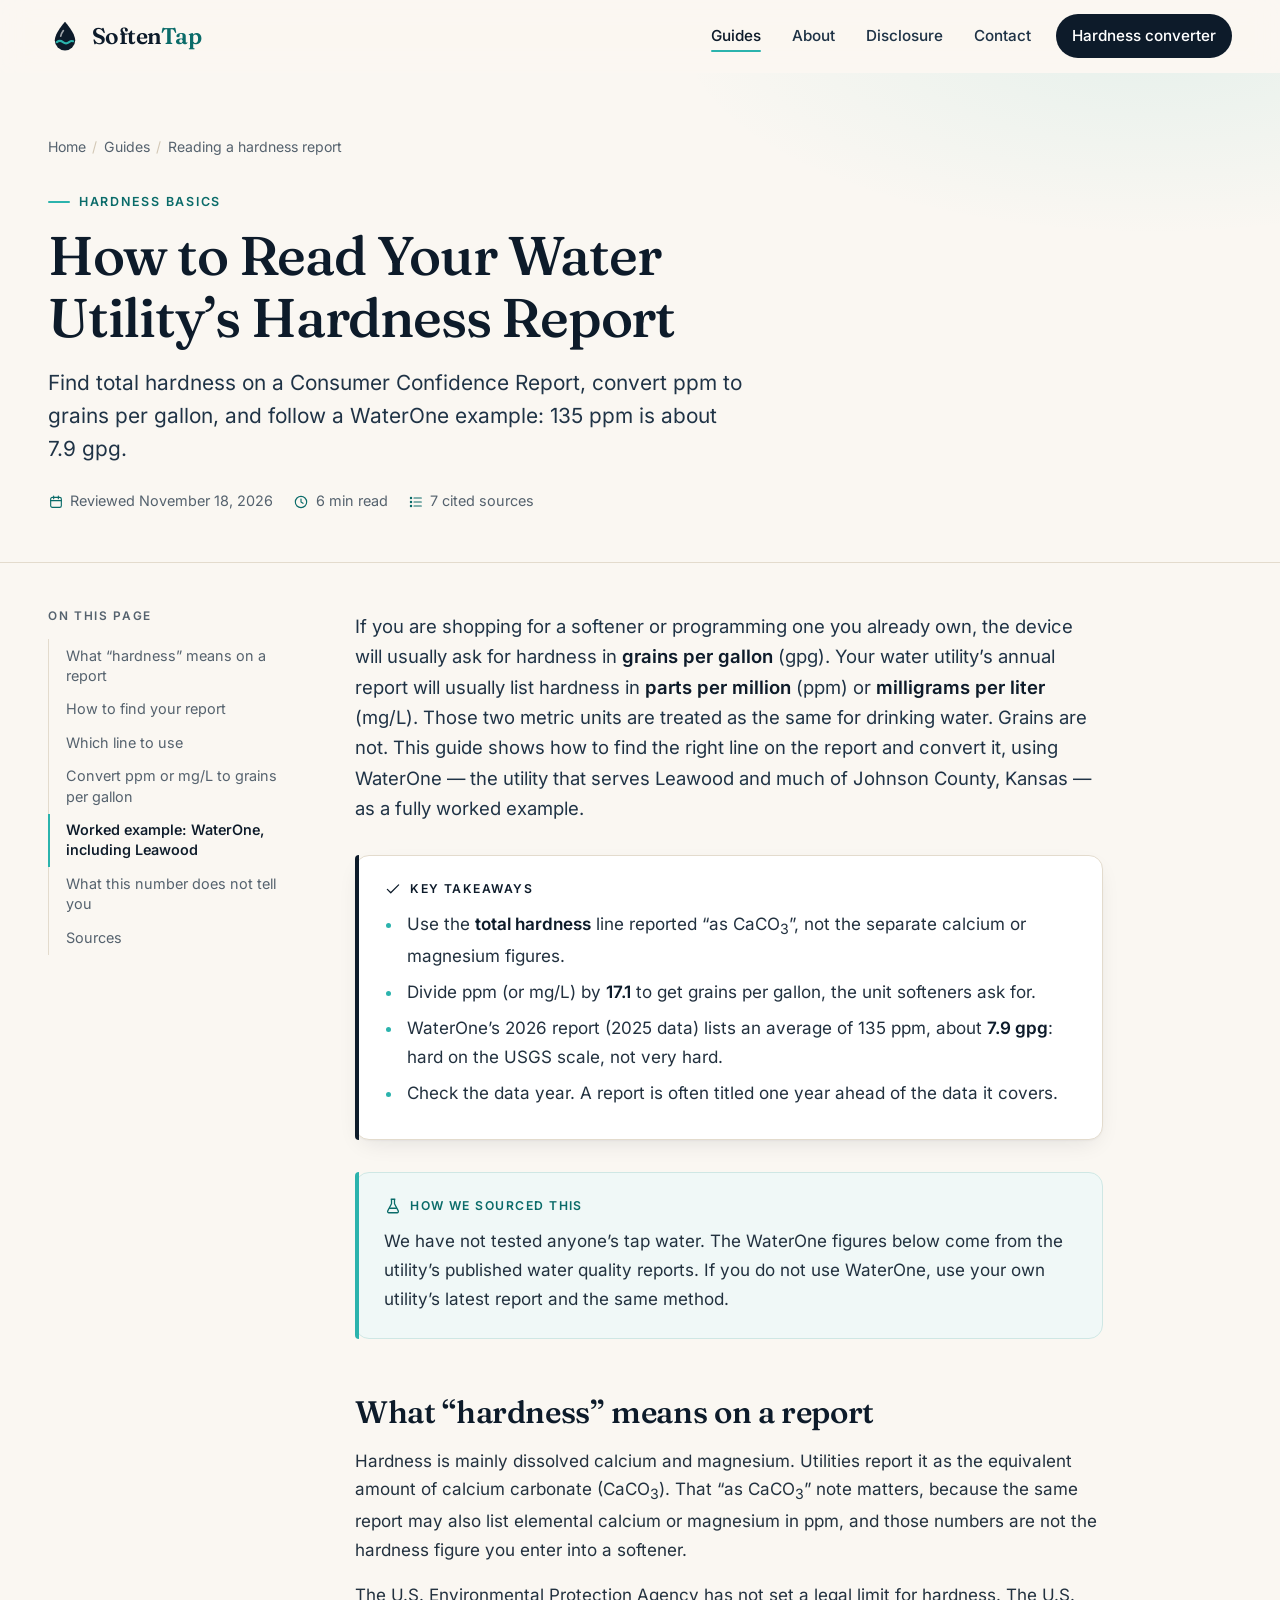
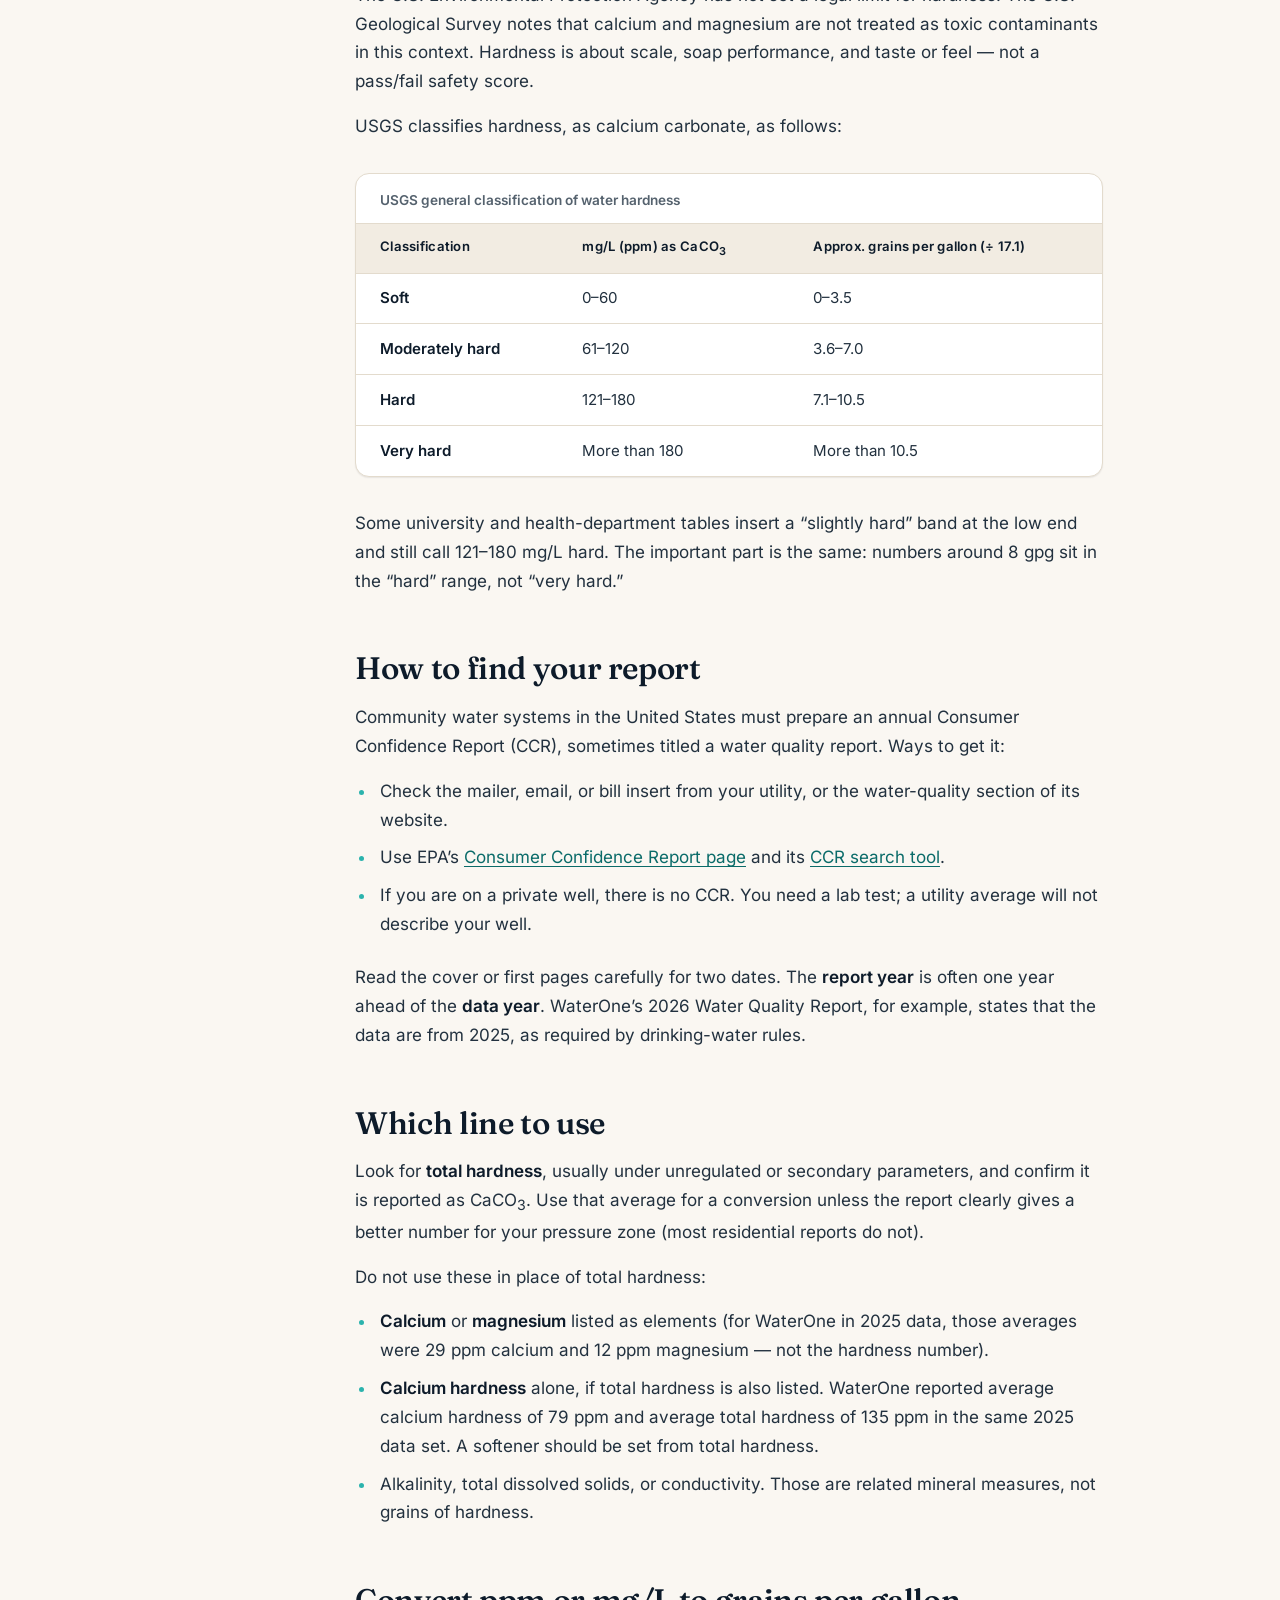
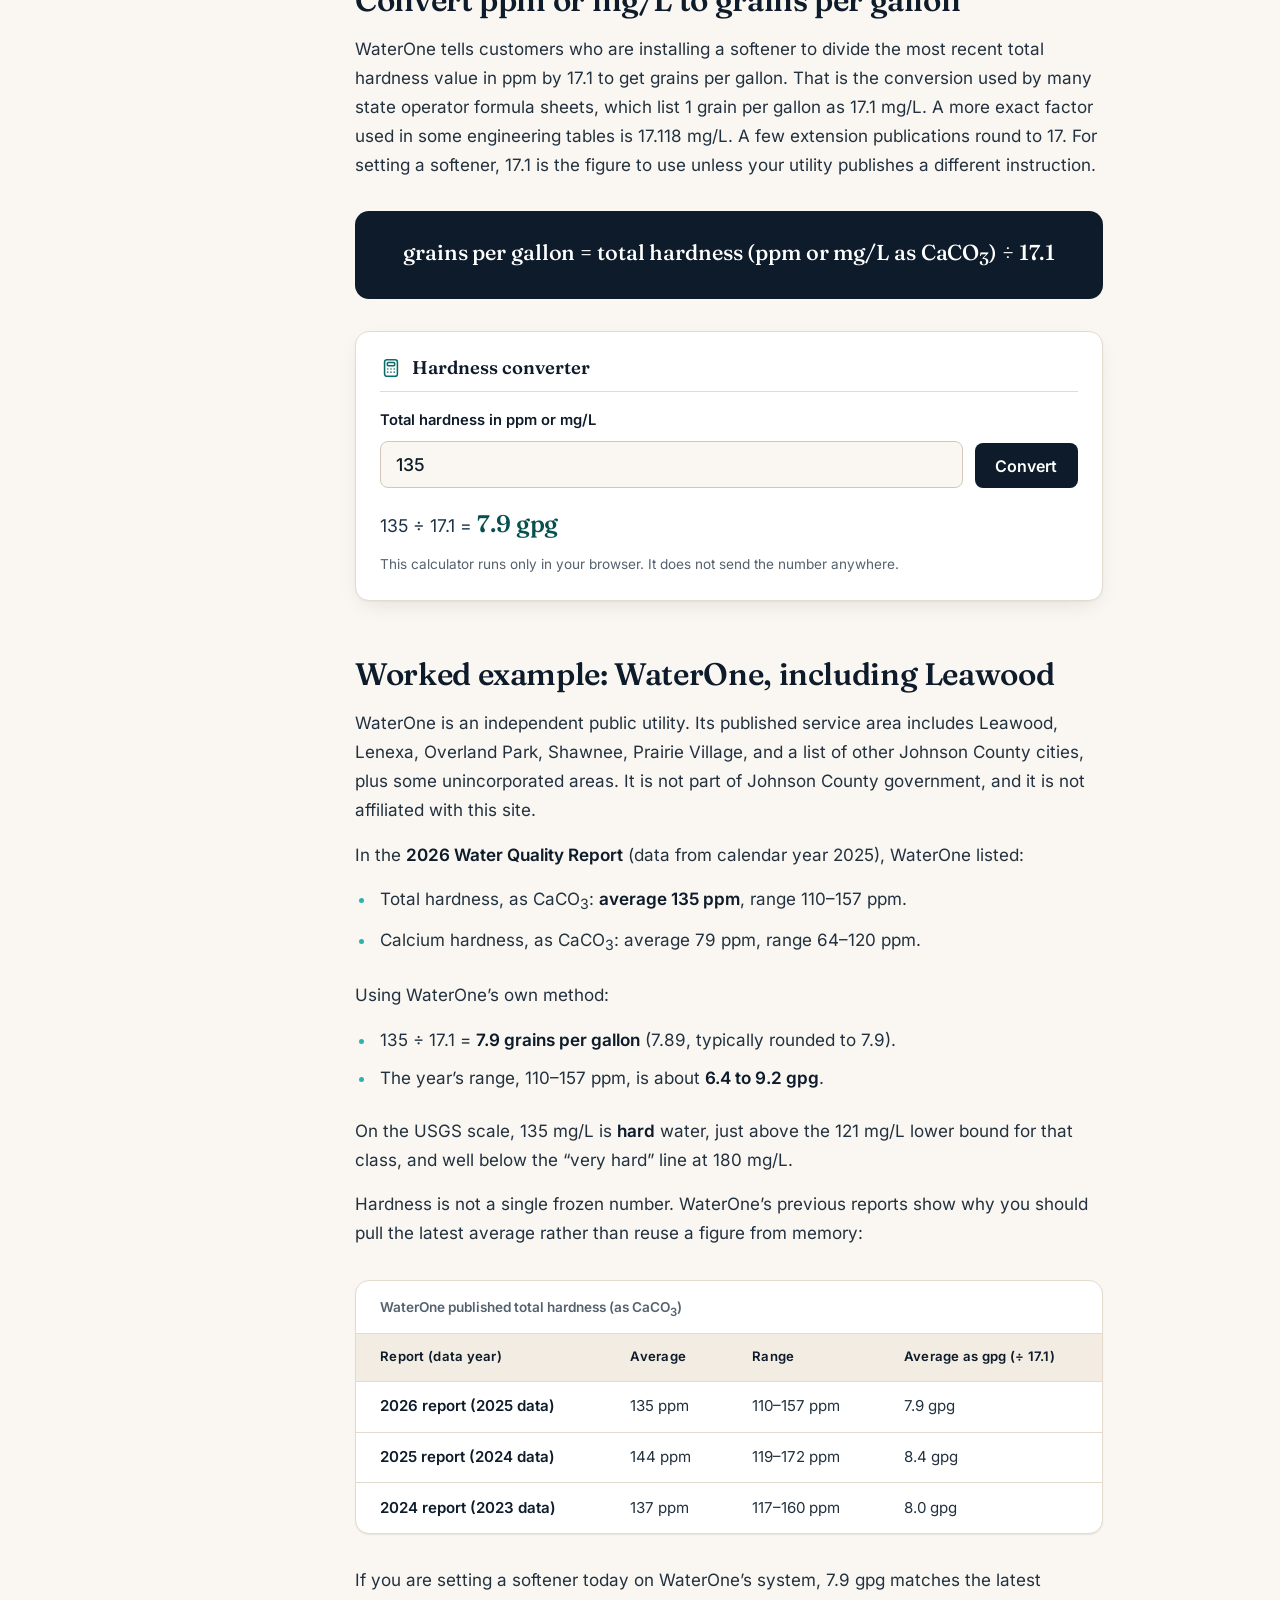
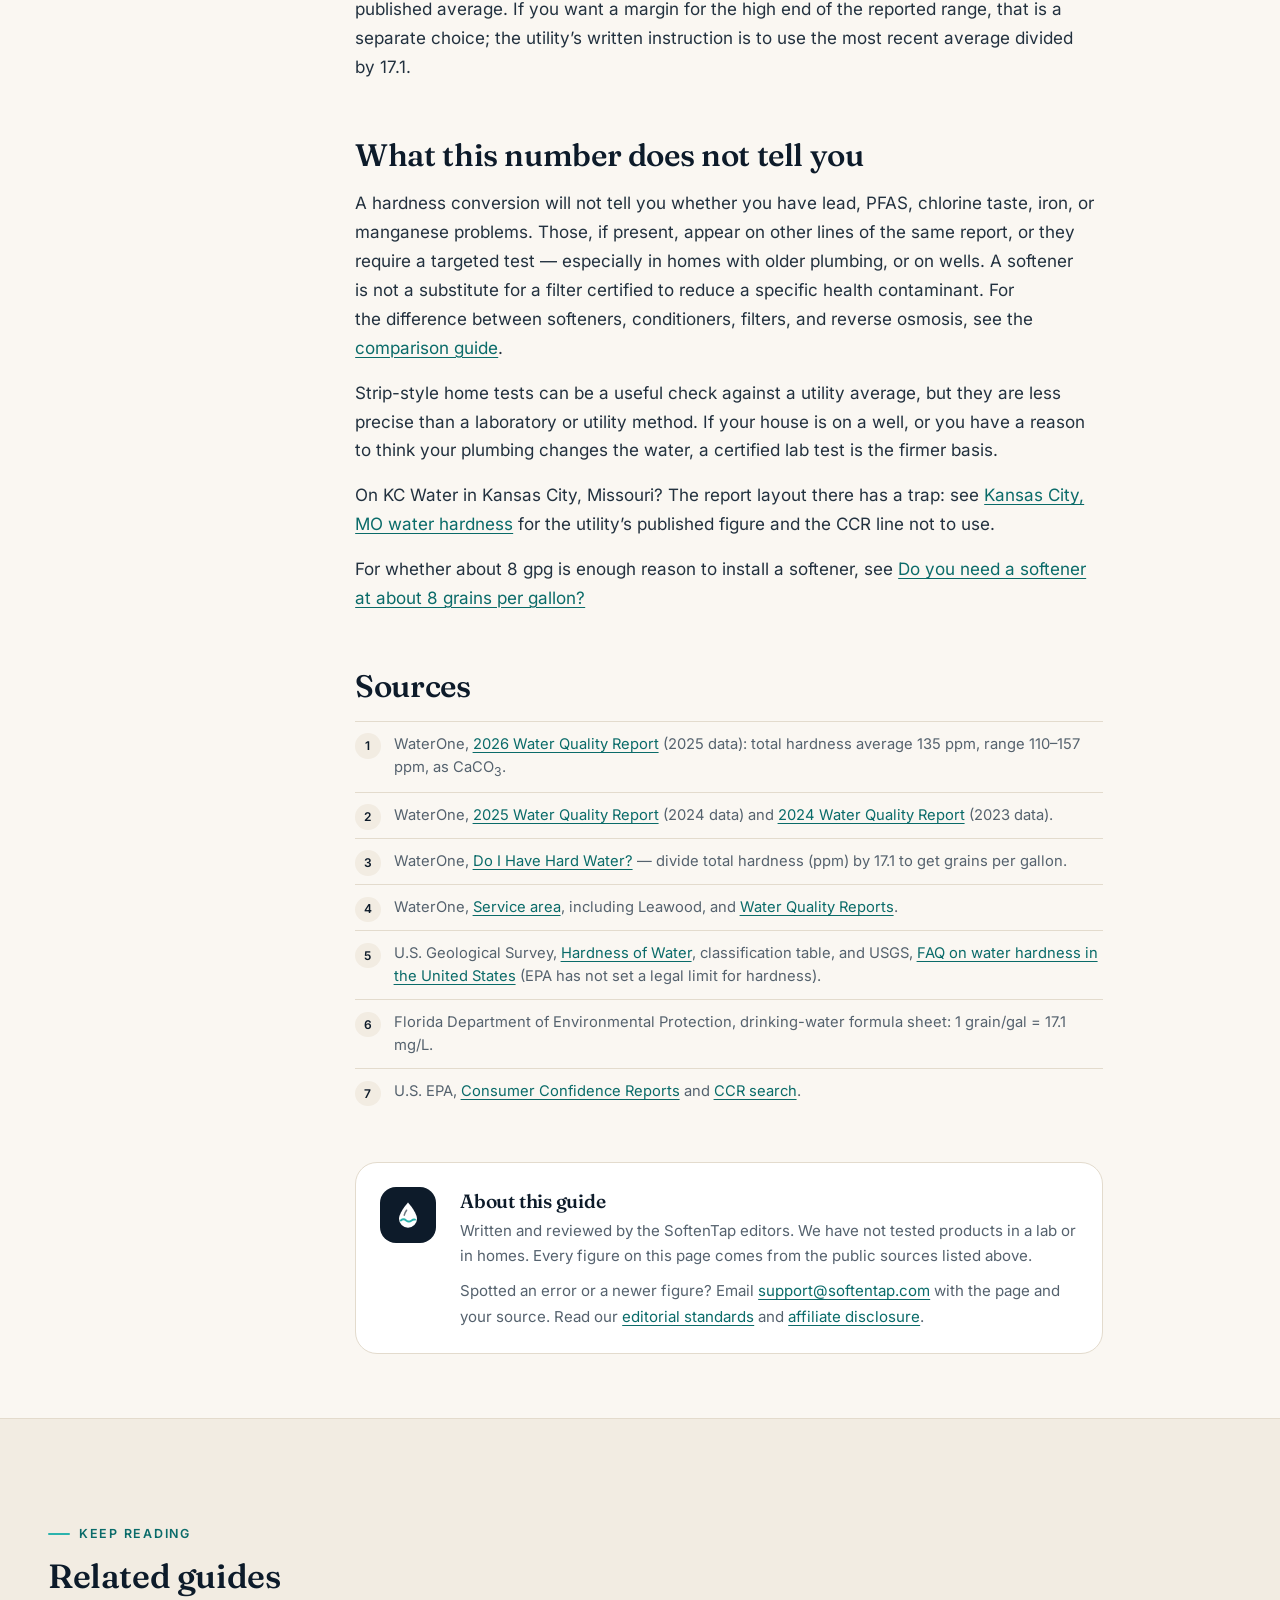
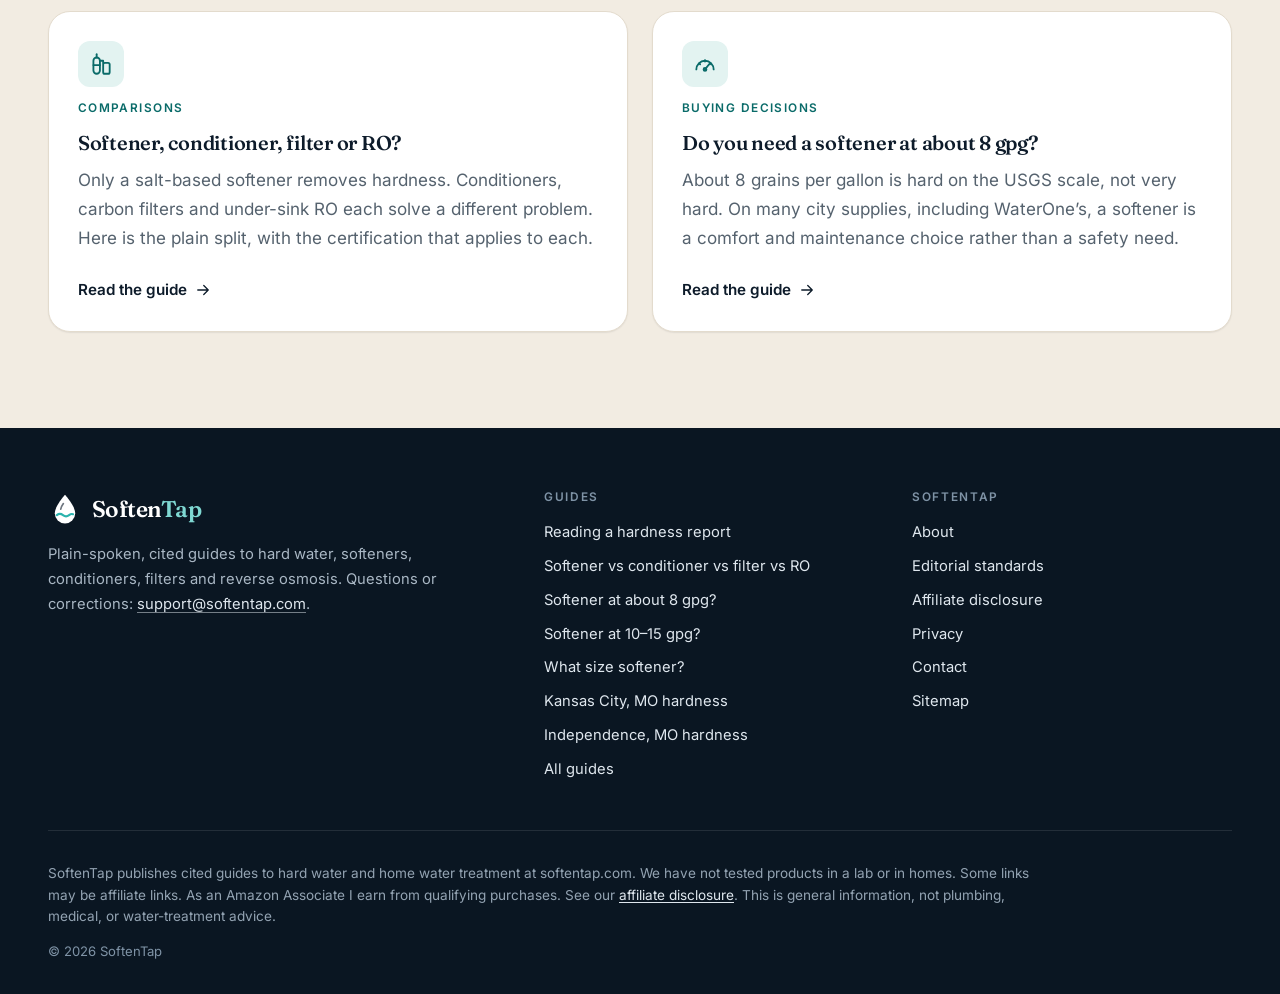
<file: articles/read-water-hardness-report.html>
<!DOCTYPE html>
<html lang="en">
<head>
  <meta charset="utf-8">
  <meta name="viewport" content="width=device-width, initial-scale=1">
  <title>How to Read Your Water Utility’s Hardness Report | SoftenTap</title>
  <meta name="description" content="Find total hardness on a Consumer Confidence Report, convert ppm to grains per gallon, and follow a WaterOne example: 135 ppm is about 7.9 gpg.">
  <link rel="canonical" href="https://softentap.com/articles/read-water-hardness-report.html">
  <meta name="theme-color" content="#0d1b2a">
  <link rel="icon" href="../favicon.svg" type="image/svg+xml">
  <link rel="preload" href="../fonts/fraunces-var.woff2" as="font" type="font/woff2" crossorigin>
  <link rel="preload" href="../fonts/inter-var.woff2" as="font" type="font/woff2" crossorigin>
  <meta property="og:type" content="article">
  <meta property="og:title" content="How to Read Your Water Utility’s Hardness Report | SoftenTap">
  <meta property="og:description" content="Find total hardness on a Consumer Confidence Report, convert ppm to grains per gallon, and follow a WaterOne example: 135 ppm is about 7.9 gpg.">
  <meta property="og:url" content="https://softentap.com/articles/read-water-hardness-report.html">
  <meta property="og:site_name" content="SoftenTap">
  <meta property="og:image" content="https://softentap.com/og-image.png">
  <meta property="og:image:width" content="1200">
  <meta property="og:image:height" content="630">
  <meta name="twitter:card" content="summary_large_image">
  <meta name="twitter:title" content="How to Read Your Water Utility’s Hardness Report | SoftenTap">
  <meta name="twitter:description" content="Find total hardness on a Consumer Confidence Report, convert ppm to grains per gallon, and follow a WaterOne example: 135 ppm is about 7.9 gpg.">
  <meta name="twitter:image" content="https://softentap.com/og-image.png">
  <link rel="stylesheet" href="../css/styles.css?v=2">
  <script>document.documentElement.classList.add("js")</script>
  <script src="../js/site.js?v=2" defer></script>
<script type="application/ld+json">
{
  "@context": "https://schema.org",
  "@type": "Article",
  "headline": "How to Read Your Water Utility\u2019s Hardness Report",
  "description": "Find total hardness on a Consumer Confidence Report, convert ppm to grains per gallon, and follow a WaterOne example: 135 ppm is about 7.9 gpg.",
  "datePublished": "2026-11-18",
  "dateModified": "2026-11-18",
  "inLanguage": "en-US",
  "author": {
    "@type": "Organization",
    "name": "SoftenTap",
    "url": "https://softentap.com/"
  },
  "publisher": {
    "@type": "Organization",
    "name": "SoftenTap",
    "url": "https://softentap.com/"
  },
  "mainEntityOfPage": {
    "@type": "WebPage",
    "@id": "https://softentap.com/articles/read-water-hardness-report.html"
  },
  "url": "https://softentap.com/articles/read-water-hardness-report.html"
}
</script>
<script type="application/ld+json">
{
  "@context": "https://schema.org",
  "@type": "BreadcrumbList",
  "itemListElement": [
    {
      "@type": "ListItem",
      "position": 1,
      "name": "Home",
      "item": "https://softentap.com/"
    },
    {
      "@type": "ListItem",
      "position": 2,
      "name": "Guides",
      "item": "https://softentap.com/guides.html"
    },
    {
      "@type": "ListItem",
      "position": 3,
      "name": "Reading a hardness report",
      "item": "https://softentap.com/articles/read-water-hardness-report.html"
    }
  ]
}
</script>
</head>
  <div class="progress" aria-hidden="true"></div>
<body>
  <a class="skip" href="#main">Skip to content</a>
  <header class="site-header">
    <div class="wrap header-inner">
      <a class="brand" href="../index.html" aria-label="SoftenTap home">
        <svg class="brand-mark" viewBox="0 0 40 40" aria-hidden="true" focusable="false"><path d="M20 3.2C20 3.2 8 16.6 8 25a12 12 0 0 0 24 0C32 16.6 20 3.2 20 3.2z" fill="#0d1b2a"/><path d="M10.4 27.2c2.4-1.9 4.8-1.9 7.2 0s4.8 1.9 7.2 0c1.6-1.2 3.1-1.6 4.6-1" fill="none" stroke="#2bb3ad" stroke-width="2.5" stroke-linecap="round"/><path d="M15 20.2c.5-2.5 1.7-4.7 3.1-6.6" fill="none" stroke="#ffffff" stroke-opacity=".6" stroke-width="2" stroke-linecap="round"/></svg>
        <span class="brand-name">Soften<span>Tap</span></span>
      </a>
      <button class="menu-btn" type="button" aria-expanded="false" aria-controls="site-nav"><span class="menu-icon" aria-hidden="true"></span>Menu</button>
      <nav class="site-nav" id="site-nav" aria-label="Primary">
        <ul><li><a href="../guides.html" aria-current="page">Guides</a></li><li><a href="../about.html">About</a></li><li><a href="../disclosure.html">Disclosure</a></li><li><a href="../contact.html">Contact</a></li><li><a class="nav-cta" href="../articles/read-water-hardness-report.html#converter">Hardness converter</a></li></ul>
      </nav>
    </div>
  </header>

  <main id="main">
    <header class="article-hero">
      <div class="wrap">
        <nav class="crumbs" aria-label="Breadcrumb"><ol><li><a href="../index.html">Home</a></li><li><a href="../guides.html">Guides</a></li><li aria-current="page">Reading a hardness report</li></ol></nav>
        <p class="eyebrow">Hardness basics</p>
        <h1>How to Read Your Water Utility’s Hardness Report</h1>
        <p class="lede">Find total hardness on a Consumer Confidence Report, convert ppm to grains per gallon, and follow a WaterOne example: 135 ppm is about 7.9 gpg.</p>
        <div class="meta">
          <span><svg viewBox="0 0 24 24" fill="none" stroke="currentColor" stroke-width="1.7" stroke-linecap="round" stroke-linejoin="round" aria-hidden="true" focusable="false"><rect x="4" y="5" width="16" height="15" rx="2.5"/><path d="M4 10h16M8.5 3v4M15.5 3v4"/></svg><span>Reviewed <time datetime="2026-11-18">November 18, 2026</time></span></span>
          <span><svg viewBox="0 0 24 24" fill="none" stroke="currentColor" stroke-width="1.7" stroke-linecap="round" stroke-linejoin="round" aria-hidden="true" focusable="false"><circle cx="12" cy="12" r="8.5"/><path d="M12 7.5V12l3 2"/></svg>6 min read</span>
          <span><svg viewBox="0 0 24 24" fill="none" stroke="currentColor" stroke-width="1.7" stroke-linecap="round" stroke-linejoin="round" aria-hidden="true" focusable="false"><path d="M9 6h11M9 12h11M9 18h11"/><circle cx="4.5" cy="6" r="1"/><circle cx="4.5" cy="12" r="1"/><circle cx="4.5" cy="18" r="1"/></svg>7 cited sources</span>
        </div>
      </div>
    </header>

    <div class="wrap article-layout">
      <aside class="toc" aria-label="On this page">
        <details open>
          <summary>On this page</summary>
          <p class="toc-title">On this page</p>
          <ol><li><a href="#what-hardness-means-on-a-report">What “hardness” means on a report</a></li><li><a href="#how-to-find-your-report">How to find your report</a></li><li><a href="#which-line-to-use">Which line to use</a></li><li><a href="#convert-ppm-or-mg-l-to-grains-per-gallon">Convert ppm or mg/L to grains per gallon</a></li><li><a href="#worked-example-waterone-including-leawood">Worked example: WaterOne, including Leawood</a></li><li><a href="#what-this-number-does-not-tell-you">What this number does not tell you</a></li><li><a href="#sources">Sources</a></li></ol>
        </details>
      </aside>

      <article class="prose" data-progress>
<!-- ARTICLE BODY START -->
<p>If you are shopping for a softener or programming one you already own, the device will usually ask for hardness in <strong>grains per gallon</strong> (gpg). Your water utility’s annual report will usually list hardness in <strong>parts per million</strong> (ppm) or <strong>milligrams per liter</strong> (mg/L). Those two metric units are treated as the same for drinking water. Grains are not. This guide shows how to find the right line on the report and convert it, using WaterOne — the utility that serves Leawood and much of Johnson County, Kansas — as a fully worked example.</p>
<aside aria-label="Key takeaways" class="takeaways"><p class="takeaways-label"><svg aria-hidden="true" fill="none" focusable="false" stroke="currentColor" stroke-linecap="round" stroke-linejoin="round" stroke-width="1.7" viewbox="0 0 24 24"><path d="M4.5 12.5l4.5 4.5L19.5 6.5"></path></svg>Key takeaways</p><ul><li>Use the <strong>total hardness</strong> line reported “as CaCO<sub>3</sub>”, not the separate calcium or magnesium figures.</li><li>Divide ppm (or mg/L) by <strong>17.1</strong> to get grains per gallon, the unit softeners ask for.</li><li>WaterOne’s 2026 report (2025 data) lists an average of 135 ppm, about <strong>7.9 gpg</strong>: hard on the USGS scale, not very hard.</li><li>Check the data year. A report is often titled one year ahead of the data it covers.</li></ul></aside><div class="note"><p class="note-label"><svg aria-hidden="true" fill="none" focusable="false" stroke="currentColor" stroke-linecap="round" stroke-linejoin="round" stroke-width="1.7" viewbox="0 0 24 24"><path d="M9.5 3h5M10 3v6l-5 9.5A1.7 1.7 0 0 0 6.5 21h11a1.7 1.7 0 0 0 1.5-2.5L14 9V3"></path><path d="M7.5 15h9"></path></svg>How we sourced this</p>
<p>We have not tested anyone’s tap water. The WaterOne figures below come from the utility’s published water quality reports. If you do not use WaterOne, use your own utility’s latest report and the same method.</p>
</div>
<h2 id="what-hardness-means-on-a-report">What “hardness” means on a report</h2>
<p>Hardness is mainly dissolved calcium and magnesium. Utilities report it as the equivalent amount of calcium carbonate (CaCO<sub>3</sub>). That “as CaCO<sub>3</sub>” note matters, because the same report may also list elemental calcium or magnesium in ppm, and those numbers are not the hardness figure you enter into a softener.</p>
<p>The U.S. Environmental Protection Agency has not set a legal limit for hardness. The U.S. Geological Survey notes that calcium and magnesium are not treated as toxic contaminants in this context. Hardness is about scale, soap performance, and taste or feel — not a pass/fail safety score.</p>
<p>USGS classifies hardness, as calcium carbonate, as follows:</p>
<div class="table-wrap">
<table>
<caption class="muted">USGS general classification of water hardness</caption>
<thead>
<tr><th>Classification</th><th>mg/L (ppm) as CaCO<sub>3</sub></th><th>Approx. grains per gallon (÷ 17.1)</th></tr>
</thead>
<tbody>
<tr><td>Soft</td><td>0–60</td><td>0–3.5</td></tr>
<tr><td>Moderately hard</td><td>61–120</td><td>3.6–7.0</td></tr>
<tr><td>Hard</td><td>121–180</td><td>7.1–10.5</td></tr>
<tr><td>Very hard</td><td>More than 180</td><td>More than 10.5</td></tr>
</tbody>
</table>
</div>
<p>Some university and health-department tables insert a “slightly hard” band at the low end and still call 121–180 mg/L hard. The important part is the same: numbers around 8 gpg sit in the “hard” range, not “very hard.”</p>
<h2 id="how-to-find-your-report">How to find your report</h2>
<p>Community water systems in the United States must prepare an annual Consumer Confidence Report (CCR), sometimes titled a water quality report. Ways to get it:</p>
<ul>
<li>Check the mailer, email, or bill insert from your utility, or the water-quality section of its website.</li>
<li>Use EPA’s <a href="https://www.epa.gov/ccr">Consumer Confidence Report page</a> and its <a href="https://sdwis.epa.gov/ords/safewater/f?p=ccr_wyl:102">CCR search tool</a>.</li>
<li>If you are on a private well, there is no CCR. You need a lab test; a utility average will not describe your well.</li>
</ul>
<p>Read the cover or first pages carefully for two dates. The <strong>report year</strong> is often one year ahead of the <strong>data year</strong>. WaterOne’s 2026 Water Quality Report, for example, states that the data are from 2025, as required by drinking-water rules.</p>
<h2 id="which-line-to-use">Which line to use</h2>
<p>Look for <strong>total hardness</strong>, usually under unregulated or secondary parameters, and confirm it is reported as CaCO<sub>3</sub>. Use that average for a conversion unless the report clearly gives a better number for your pressure zone (most residential reports do not).</p>
<p>Do not use these in place of total hardness:</p>
<ul>
<li><strong>Calcium</strong> or <strong>magnesium</strong> listed as elements (for WaterOne in 2025 data, those averages were 29 ppm calcium and 12 ppm magnesium — not the hardness number).</li>
<li><strong>Calcium hardness</strong> alone, if total hardness is also listed. WaterOne reported average calcium hardness of 79 ppm and average total hardness of 135 ppm in the same 2025 data set. A softener should be set from total hardness.</li>
<li>Alkalinity, total dissolved solids, or conductivity. Those are related mineral measures, not grains of hardness.</li>
</ul>
<h2 id="convert-ppm-or-mg-l-to-grains-per-gallon">Convert ppm or mg/L to grains per gallon</h2>
<p>WaterOne tells customers who are installing a softener to divide the most recent total hardness value in ppm by 17.1 to get grains per gallon. That is the conversion used by many state operator formula sheets, which list 1 grain per gallon as 17.1 mg/L. A more exact factor used in some engineering tables is 17.118 mg/L. A few extension publications round to 17. For setting a softener, 17.1 is the figure to use unless your utility publishes a different instruction.</p>
<div class="formula">
<p><strong>grains per gallon = total hardness (ppm or mg/L as CaCO<sub>3</sub>) ÷ 17.1</strong></p>
</div>
<div class="formula calc" id="converter"><p class="calc-head"><svg aria-hidden="true" fill="none" focusable="false" stroke="currentColor" stroke-linecap="round" stroke-linejoin="round" stroke-width="1.7" viewbox="0 0 24 24"><rect height="18" rx="2.5" width="14" x="5" y="3"></rect><rect height="3.5" rx="1" width="8" x="8" y="6"></rect><path d="M8.5 13h.01M12 13h.01M15.5 13h.01M8.5 16.5h.01M12 16.5h.01M15.5 16.5h.01"></path></svg>Hardness converter</p>
<form id="hard-form">
<label for="ppm">Total hardness in ppm or mg/L</label>
<input id="ppm" inputmode="decimal" max="2000" min="0" name="ppm" step="0.1" type="number" value="135"/>
<button type="submit">Convert</button>
</form>
<p aria-live="polite" class="calc-out" id="hard-out">135 ÷ 17.1 = <strong>7.9 gpg</strong></p>
<p class="muted">This calculator runs only in your browser. It does not send the number anywhere.</p>
</div>

<h2 id="worked-example-waterone-including-leawood">Worked example: WaterOne, including Leawood</h2>
<p>WaterOne is an independent public utility. Its published service area includes Leawood, Lenexa, Overland Park, Shawnee, Prairie Village, and a list of other Johnson County cities, plus some unincorporated areas. It is not part of Johnson County government, and it is not affiliated with this site.</p>
<p>In the <strong>2026 Water Quality Report</strong> (data from calendar year 2025), WaterOne listed:</p>
<ul>
<li>Total hardness, as CaCO<sub>3</sub>: <strong>average 135 ppm</strong>, range 110–157 ppm.</li>
<li>Calcium hardness, as CaCO<sub>3</sub>: average 79 ppm, range 64–120 ppm.</li>
</ul>
<p>Using WaterOne’s own method:</p>
<ul>
<li>135 ÷ 17.1 = <strong>7.9 grains per gallon</strong> (7.89, typically rounded to 7.9).</li>
<li>The year’s range, 110–157 ppm, is about <strong>6.4 to 9.2 gpg</strong>.</li>
</ul>
<p>On the USGS scale, 135 mg/L is <strong>hard</strong> water, just above the 121 mg/L lower bound for that class, and well below the “very hard” line at 180 mg/L.</p>
<p>Hardness is not a single frozen number. WaterOne’s previous reports show why you should pull the latest average rather than reuse a figure from memory:</p>
<div class="table-wrap">
<table>
<caption class="muted">WaterOne published total hardness (as CaCO<sub>3</sub>)</caption>
<thead>
<tr><th>Report (data year)</th><th>Average</th><th>Range</th><th>Average as gpg (÷ 17.1)</th></tr>
</thead>
<tbody>
<tr><td>2026 report (2025 data)</td><td>135 ppm</td><td>110–157 ppm</td><td>7.9 gpg</td></tr>
<tr><td>2025 report (2024 data)</td><td>144 ppm</td><td>119–172 ppm</td><td>8.4 gpg</td></tr>
<tr><td>2024 report (2023 data)</td><td>137 ppm</td><td>117–160 ppm</td><td>8.0 gpg</td></tr>
</tbody>
</table>
</div>
<p>If you are setting a softener today on WaterOne’s system, 7.9 gpg matches the latest published average. If you want a margin for the high end of the reported range, that is a separate choice; the utility’s written instruction is to use the most recent average divided by 17.1.</p>
<h2 id="what-this-number-does-not-tell-you">What this number does not tell you</h2>
<p>A hardness conversion will not tell you whether you have lead, PFAS, chlorine taste, iron, or manganese problems. Those, if present, appear on other lines of the same report, or they require a targeted test — especially in homes with older plumbing, or on wells. A softener is not a substitute for a filter certified to reduce a specific health contaminant. For the difference between softeners, conditioners, filters, and reverse osmosis, see the <a href="softener-vs-conditioner-vs-filter-vs-ro.html">comparison guide</a>.</p>
<p>Strip-style home tests can be a useful check against a utility average, but they are less precise than a laboratory or utility method. If your house is on a well, or you have a reason to think your plumbing changes the water, a certified lab test is the firmer basis.</p>
<p>On KC Water in Kansas City, Missouri? The report layout there has a trap: see <a href="kansas-city-mo-water-hardness.html">Kansas City, MO water hardness</a> for the utility’s published figure and the CCR line not to use.</p>
<p>For whether about 8 gpg is enough reason to install a softener, see <a href="do-you-need-a-softener-at-8-gpg.html">Do you need a softener at about 8 grains per gallon?</a></p>
<h2 id="sources">Sources</h2>
<ul class="sources">
<li>WaterOne, <a href="https://www.waterone.org/ArchiveCenter/ViewFile/Item/177">2026 Water Quality Report</a> (2025 data): total hardness average 135 ppm, range 110–157 ppm, as CaCO<sub>3</sub>.</li>
<li>WaterOne, <a href="https://www.waterone.org/ArchiveCenter/ViewFile/Item/168">2025 Water Quality Report</a> (2024 data) and <a href="https://www.waterone.org/ArchiveCenter/ViewFile/Item/155">2024 Water Quality Report</a> (2023 data).</li>
<li>WaterOne, <a href="https://www.waterone.org/189/Do-I-Have-Hard-Water">Do I Have Hard Water?</a> — divide total hardness (ppm) by 17.1 to get grains per gallon.</li>
<li>WaterOne, <a href="https://www.waterone.org/344/WaterOne-Service-Area">Service area</a>, including Leawood, and <a href="https://www.waterone.org/339/Water-Quality-Reports">Water Quality Reports</a>.</li>
<li>U.S. Geological Survey, <a href="https://www.usgs.gov/water-science-school/science/hardness-water">Hardness of Water</a>, classification table, and USGS, <a href="https://www.usgs.gov/faqs/do-you-have-information-about-water-hardness-united-states">FAQ on water hardness in the United States</a> (EPA has not set a legal limit for hardness).</li>
<li>Florida Department of Environmental Protection, drinking-water formula sheet: 1 grain/gal = 17.1 mg/L.</li>
<li>U.S. EPA, <a href="https://www.epa.gov/ccr">Consumer Confidence Reports</a> and <a href="https://sdwis.epa.gov/ords/safewater/f?p=ccr_wyl:102">CCR search</a>.</li>
</ul>
<!-- ARTICLE BODY END -->

        <section class="editorial" aria-labelledby="about-this-guide">
          <div class="editorial-mark"><svg class="brand-mark" viewBox="0 0 40 40" aria-hidden="true" focusable="false"><path d="M20 3.2C20 3.2 8 16.6 8 25a12 12 0 0 0 24 0C32 16.6 20 3.2 20 3.2z" fill="#ffffff"/><path d="M10.4 27.2c2.4-1.9 4.8-1.9 7.2 0s4.8 1.9 7.2 0c1.6-1.2 3.1-1.6 4.6-1" fill="none" stroke="#2bb3ad" stroke-width="2.5" stroke-linecap="round"/><path d="M15 20.2c.5-2.5 1.7-4.7 3.1-6.6" fill="none" stroke="#0d1b2a" stroke-opacity=".6" stroke-width="2" stroke-linecap="round"/></svg></div>
          <div>
            <h2 id="about-this-guide">About this guide</h2>
            <p>Written and reviewed by the SoftenTap editors. We have not tested products in a lab or in homes. Every figure on this page comes from the public sources listed above.</p>
            <p>Spotted an error or a newer figure? Email <a href="mailto:support@softentap.com">support@softentap.com</a> with the page and your source. Read our <a href="../about.html#standards">editorial standards</a> and <a href="../disclosure.html">affiliate disclosure</a>.</p>
          </div>
        </section>
      </article>
    </div>

    <section class="related section" aria-labelledby="keep-reading">
      <div class="wrap">
        <p class="eyebrow">Keep reading</p>
        <h2 id="keep-reading">Related guides</h2>
        <div class="related-grid"><a class="tile" href="../articles/softener-vs-conditioner-vs-filter-vs-ro.html" data-reveal style="--d:0.0s"><span class="icon"><svg viewBox="0 0 24 24" fill="none" stroke="currentColor" stroke-width="1.7" stroke-linecap="round" stroke-linejoin="round" aria-hidden="true" focusable="false"><rect x="5" y="6" width="6" height="15" rx="3"/><path d="M8 3v3"/><rect x="14" y="11" width="6" height="10" rx="1.5"/><path d="M11 9h3v2"/><path d="M5 13h6"/></svg></span><span class="tag">Comparisons</span><h3>Softener, conditioner, filter or RO?</h3><p>Only a salt-based softener removes hardness. Conditioners, carbon filters and under-sink RO each solve a different problem. Here is the plain split, with the certification that applies to each.</p><span class="go">Read the guide <svg viewBox="0 0 24 24" fill="none" stroke="currentColor" stroke-width="1.7" stroke-linecap="round" stroke-linejoin="round" aria-hidden="true" focusable="false"><path d="M5 12h14M13 6l6 6-6 6"/></svg></span></a><a class="tile" href="../articles/do-you-need-a-softener-at-8-gpg.html" data-reveal style="--d:0.08s"><span class="icon"><svg viewBox="0 0 24 24" fill="none" stroke="currentColor" stroke-width="1.7" stroke-linecap="round" stroke-linejoin="round" aria-hidden="true" focusable="false"><path d="M4 17a8 8 0 1 1 16 0"/><path d="M12 17l4-5"/><circle cx="12" cy="17" r="1.3"/><path d="M6.5 11.5l1 .8M12 8.5v1.2M17.5 11.5l-1 .8"/></svg></span><span class="tag">Buying decisions</span><h3>Do you need a softener at about 8 gpg?</h3><p>About 8 grains per gallon is hard on the USGS scale, not very hard. On many city supplies, including WaterOne’s, a softener is a comfort and maintenance choice rather than a safety need.</p><span class="go">Read the guide <svg viewBox="0 0 24 24" fill="none" stroke="currentColor" stroke-width="1.7" stroke-linecap="round" stroke-linejoin="round" aria-hidden="true" focusable="false"><path d="M5 12h14M13 6l6 6-6 6"/></svg></span></a></div>
      </div>
    </section>
  </main>

  <footer class="site-footer">
    <div class="wrap">
      <div class="footer-grid">
        <div class="footer-brand">
          <a class="brand" href="../index.html" aria-label="SoftenTap home"><svg class="brand-mark" viewBox="0 0 40 40" aria-hidden="true" focusable="false"><path d="M20 3.2C20 3.2 8 16.6 8 25a12 12 0 0 0 24 0C32 16.6 20 3.2 20 3.2z" fill="#ffffff"/><path d="M10.4 27.2c2.4-1.9 4.8-1.9 7.2 0s4.8 1.9 7.2 0c1.6-1.2 3.1-1.6 4.6-1" fill="none" stroke="#2bb3ad" stroke-width="2.5" stroke-linecap="round"/><path d="M15 20.2c.5-2.5 1.7-4.7 3.1-6.6" fill="none" stroke="#0d1b2a" stroke-opacity=".6" stroke-width="2" stroke-linecap="round"/></svg><span class="brand-name">Soften<span>Tap</span></span></a>
          <p>Plain-spoken, cited guides to hard water, softeners, conditioners, filters and reverse osmosis. Questions or corrections: <a href="mailto:support@softentap.com">support@softentap.com</a>.</p>
        </div>
        <nav class="footer-col" aria-label="Guides">
          <h2>Guides</h2>
          <ul><li><a href="../articles/read-water-hardness-report.html">Reading a hardness report</a></li><li><a href="../articles/softener-vs-conditioner-vs-filter-vs-ro.html">Softener vs conditioner vs filter vs RO</a></li><li><a href="../articles/do-you-need-a-softener-at-8-gpg.html">Softener at about 8 gpg?</a></li><li><a href="../articles/do-you-need-a-softener-at-10-to-15-gpg.html">Softener at 10–15 gpg?</a></li><li><a href="../articles/what-size-water-softener.html">What size softener?</a></li><li><a href="../articles/kansas-city-mo-water-hardness.html">Kansas City, MO hardness</a></li><li><a href="../articles/independence-mo-water-hardness.html">Independence, MO hardness</a></li><li><a href="../guides.html">All guides</a></li></ul>
        </nav>
        <nav class="footer-col" aria-label="Footer">
          <h2>SoftenTap</h2>
          <ul>
            <li><a href="../about.html">About</a></li>
            <li><a href="../about.html#standards">Editorial standards</a></li>
            <li><a href="../disclosure.html">Affiliate disclosure</a></li>
            <li><a href="../privacy.html">Privacy</a></li>
            <li><a href="../contact.html">Contact</a></li>
            <li><a href="../sitemap.xml">Sitemap</a></li>
          </ul>
        </nav>
      </div>
      <p class="disclaimer">SoftenTap publishes cited guides to hard water and home water treatment at softentap.com. We have not tested products in a lab or in homes. Some links may be affiliate links. As an Amazon Associate I earn from qualifying purchases. See our <a href="../disclosure.html">affiliate disclosure</a>. This is general information, not plumbing, medical, or water-treatment advice.</p>
      <p class="copyright">© 2026 SoftenTap</p>
    </div>
  </footer>
</body>
</html>
</file>
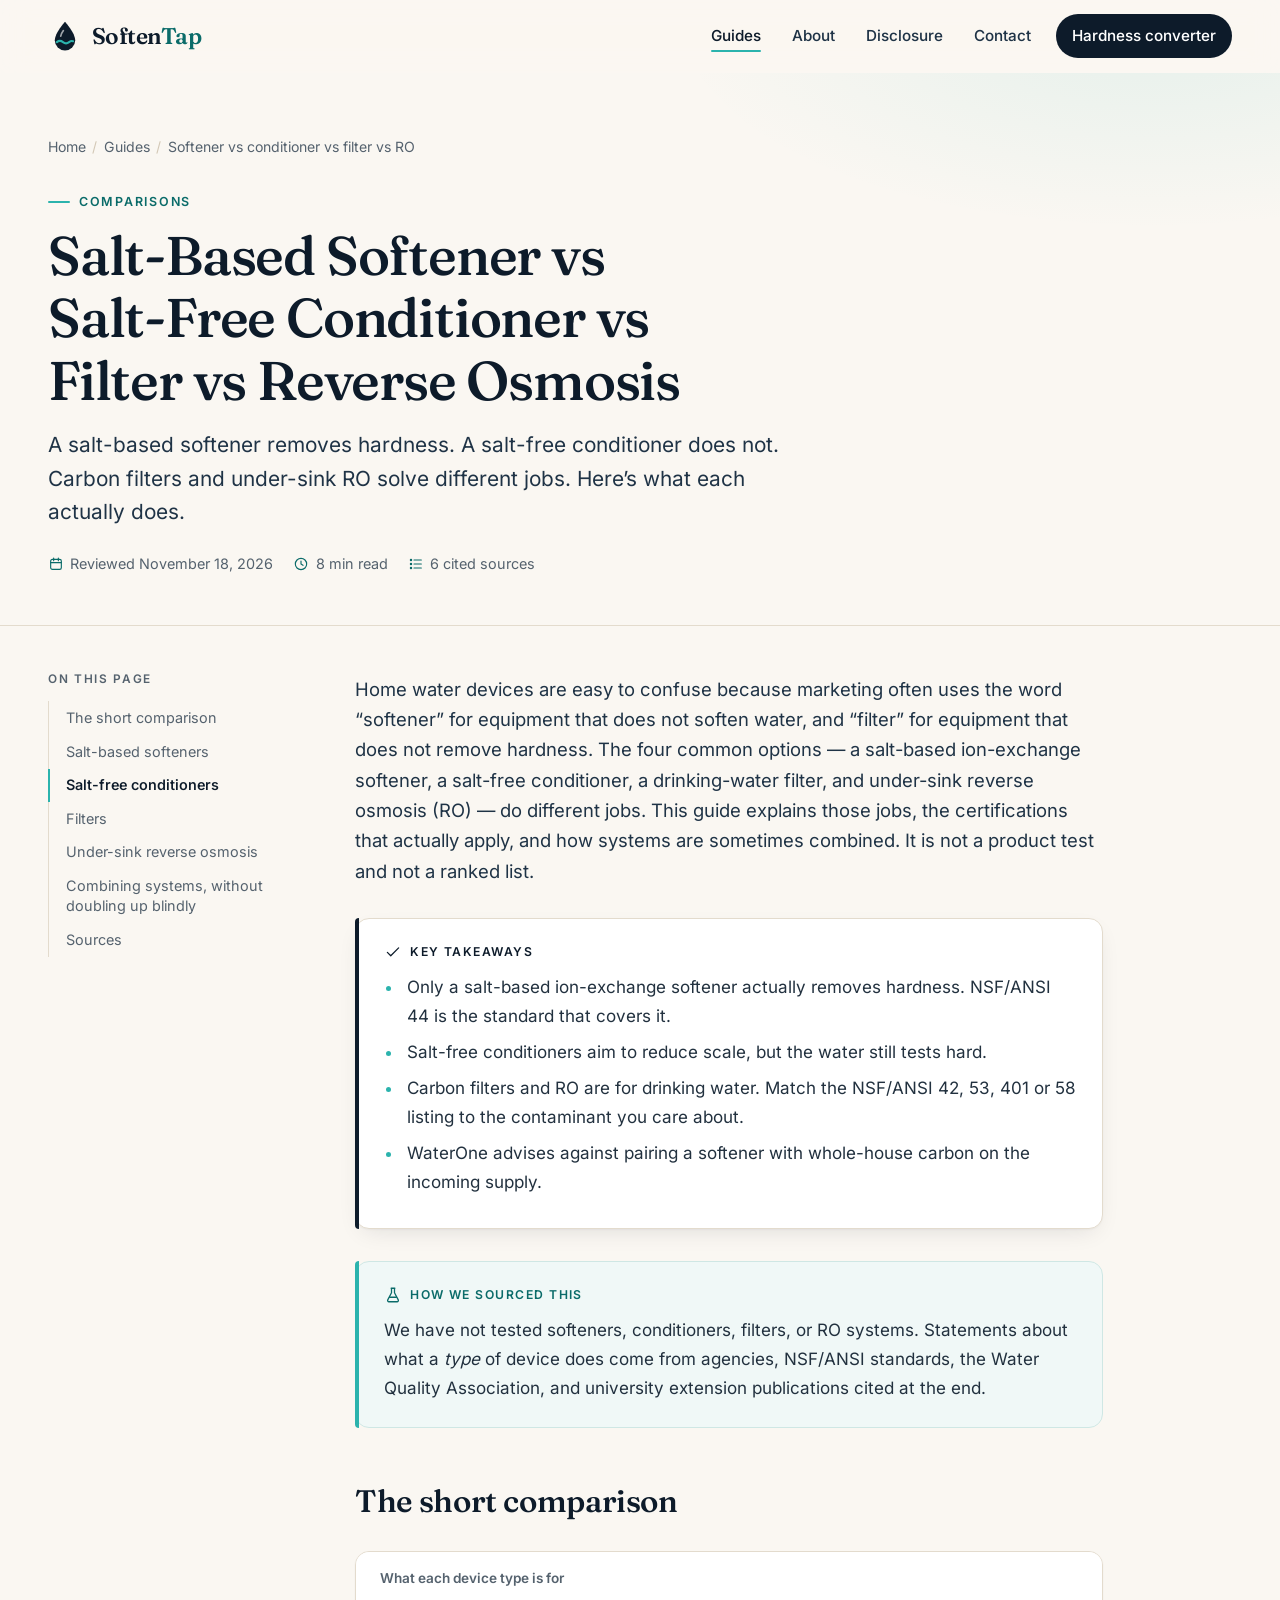
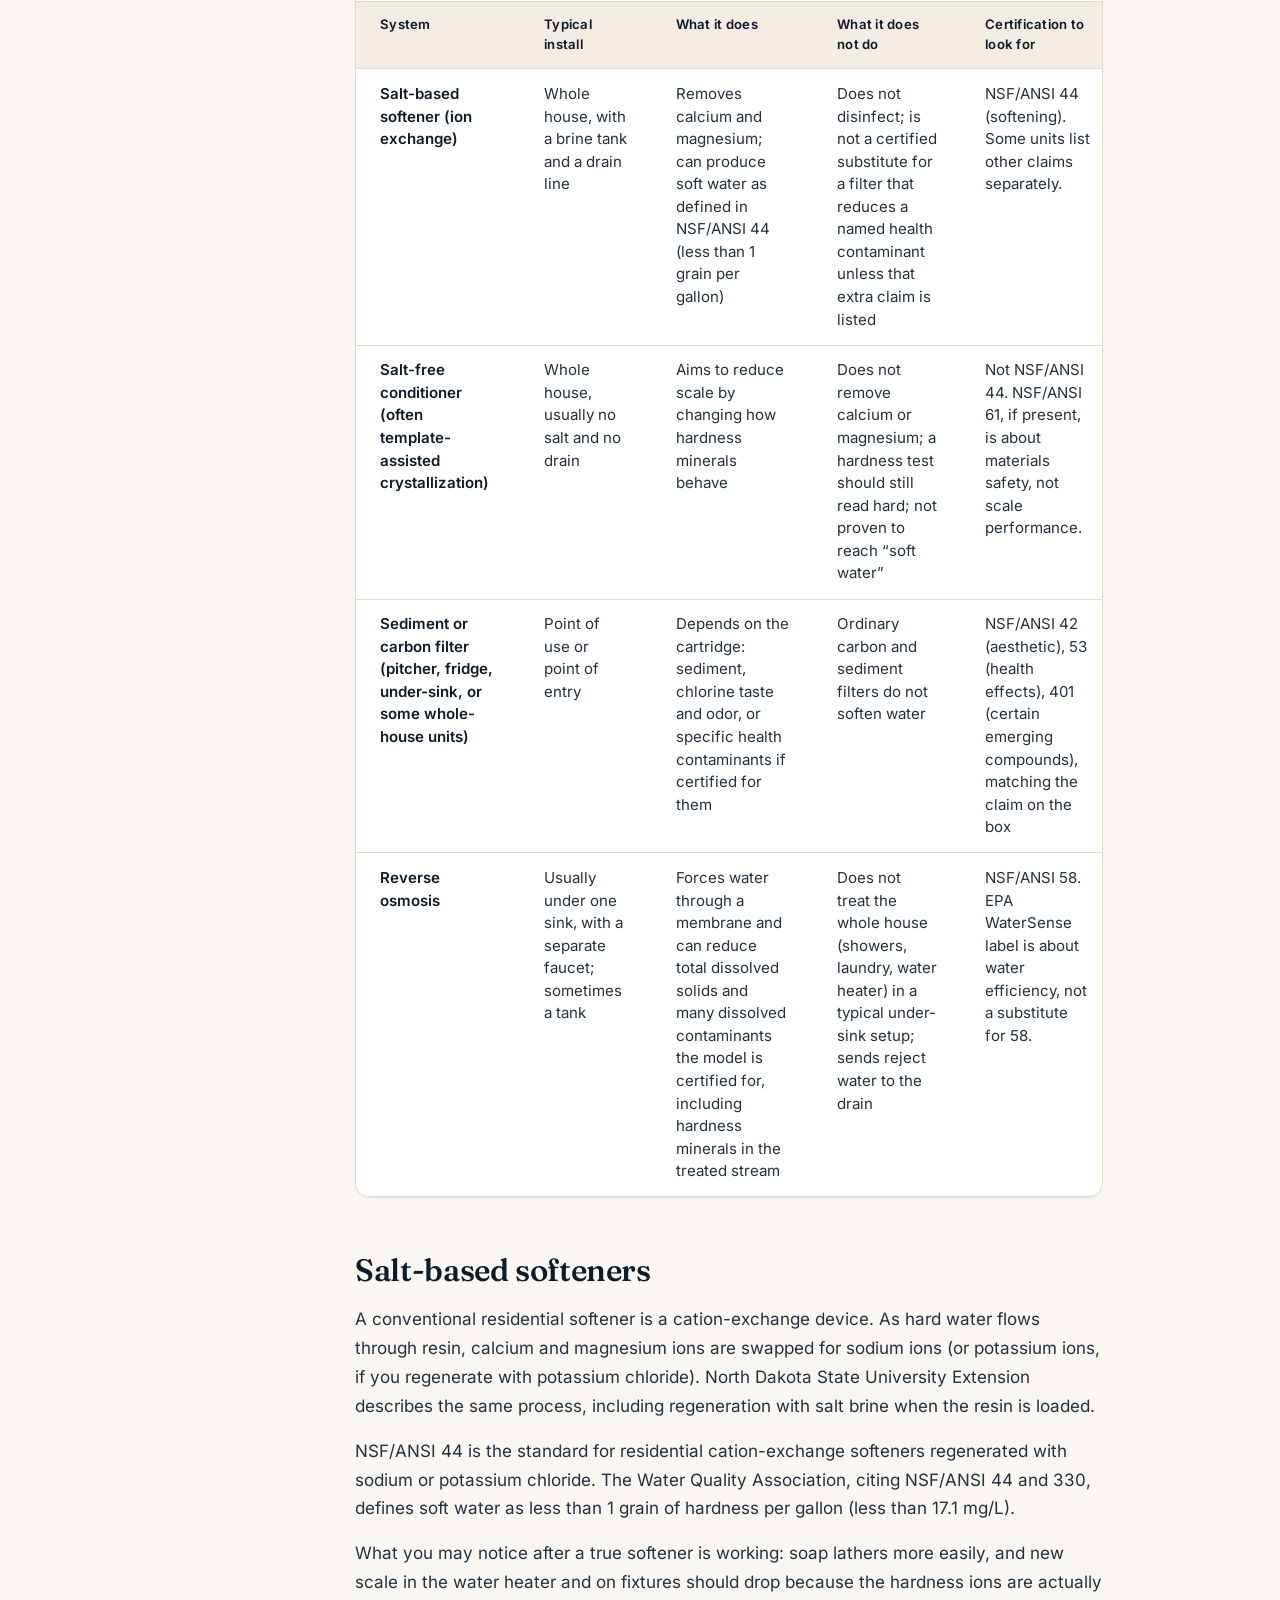
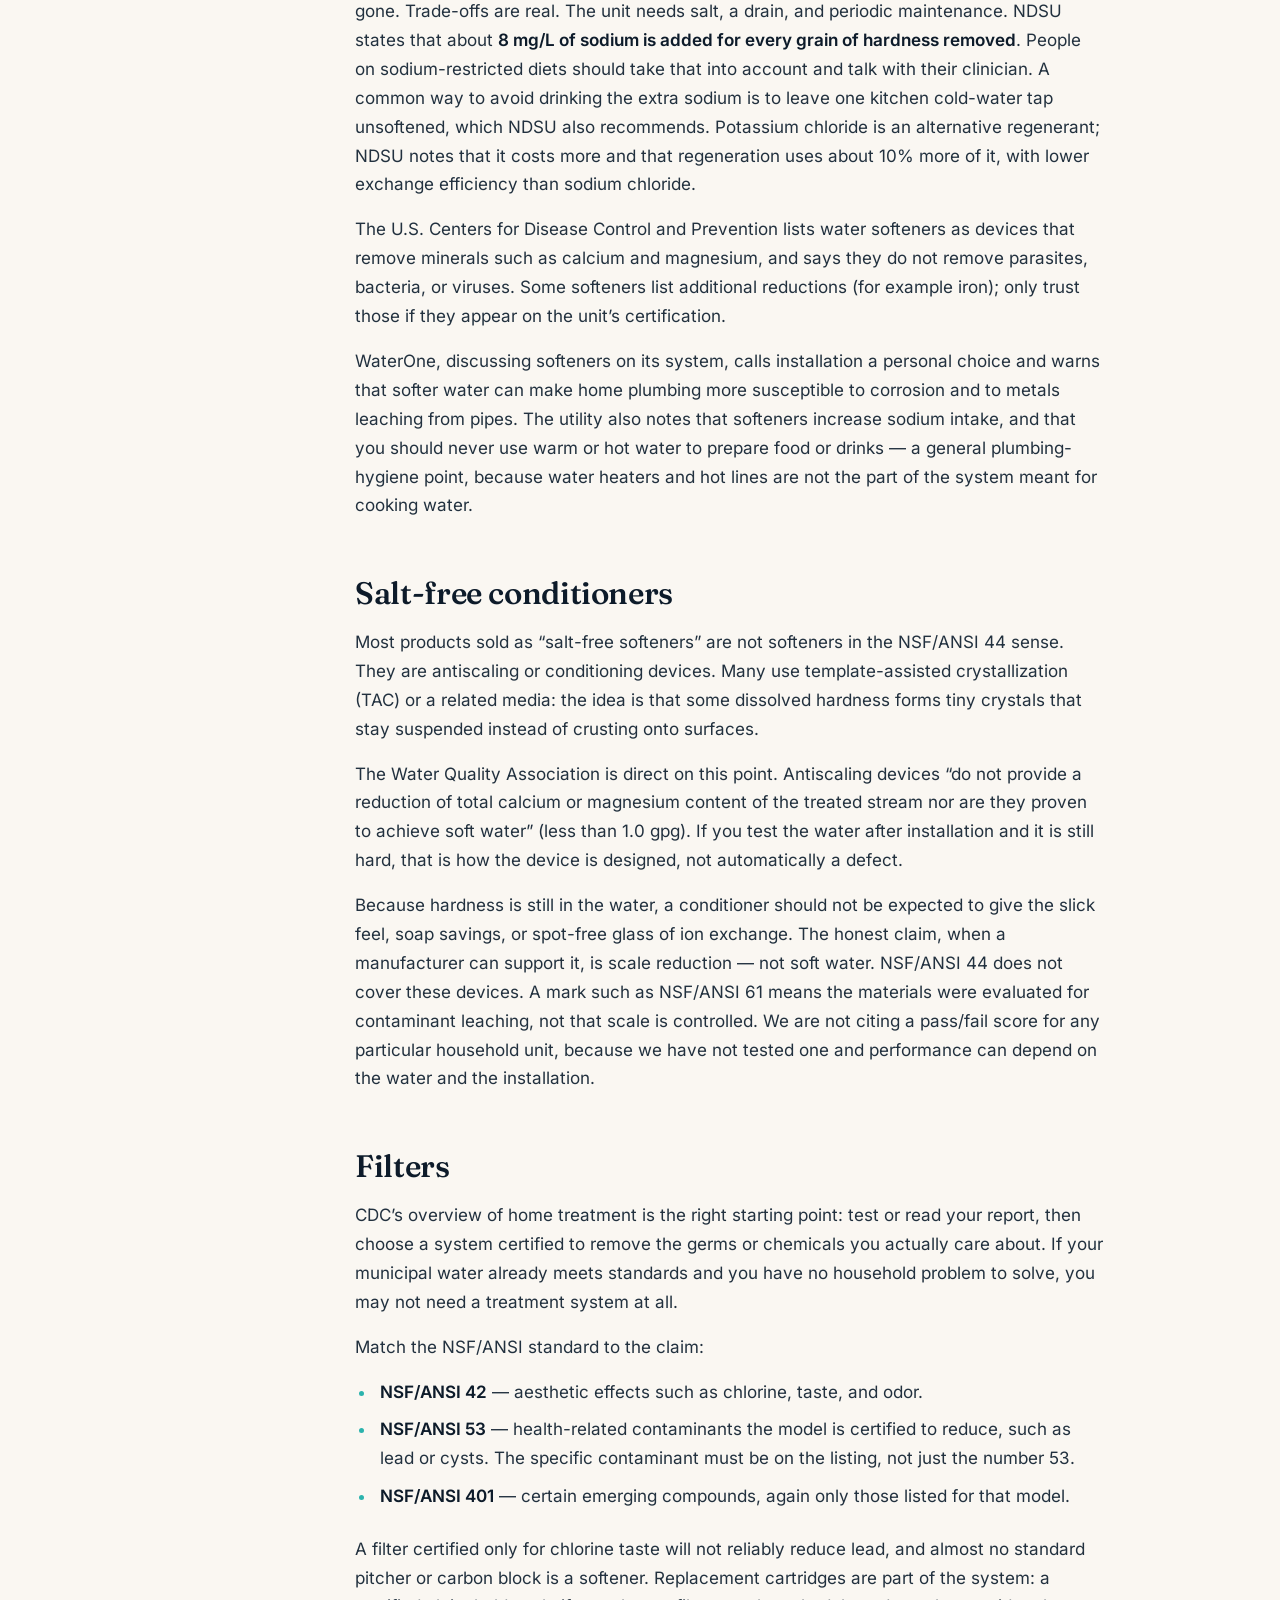
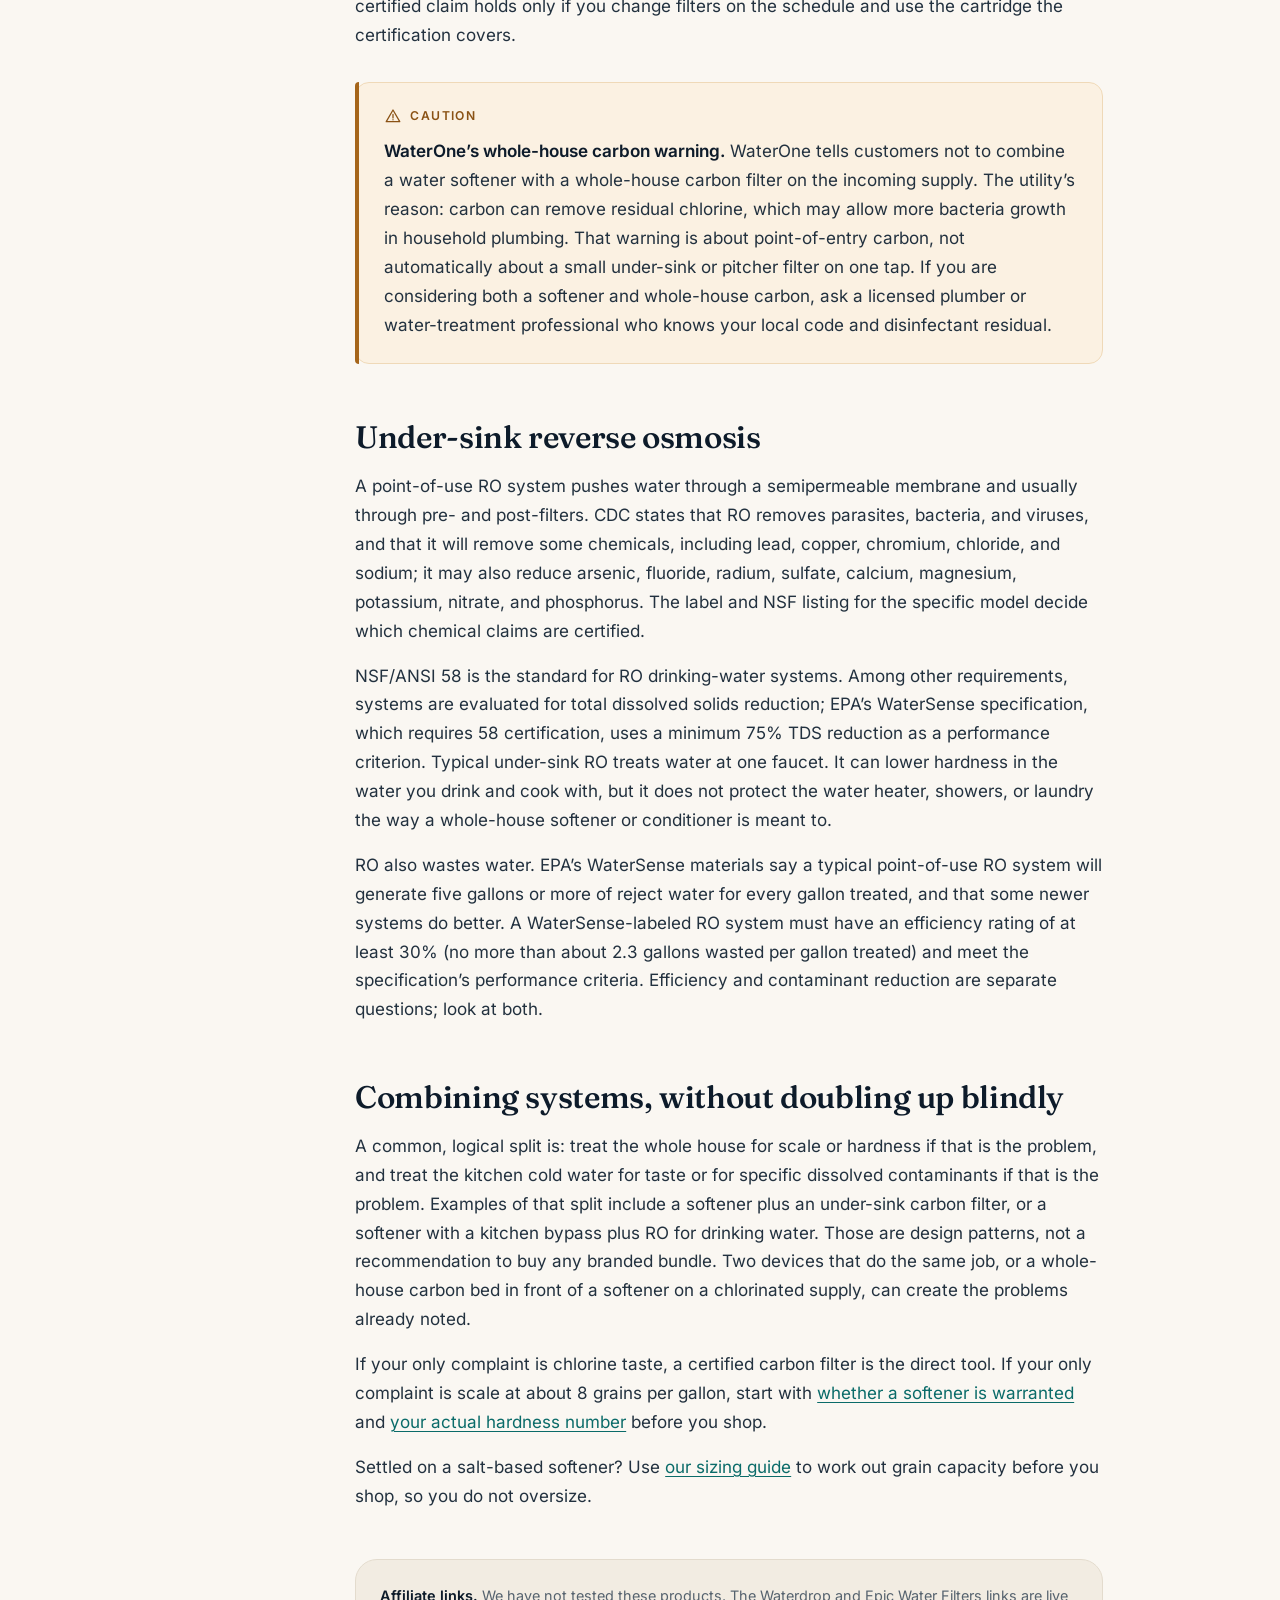
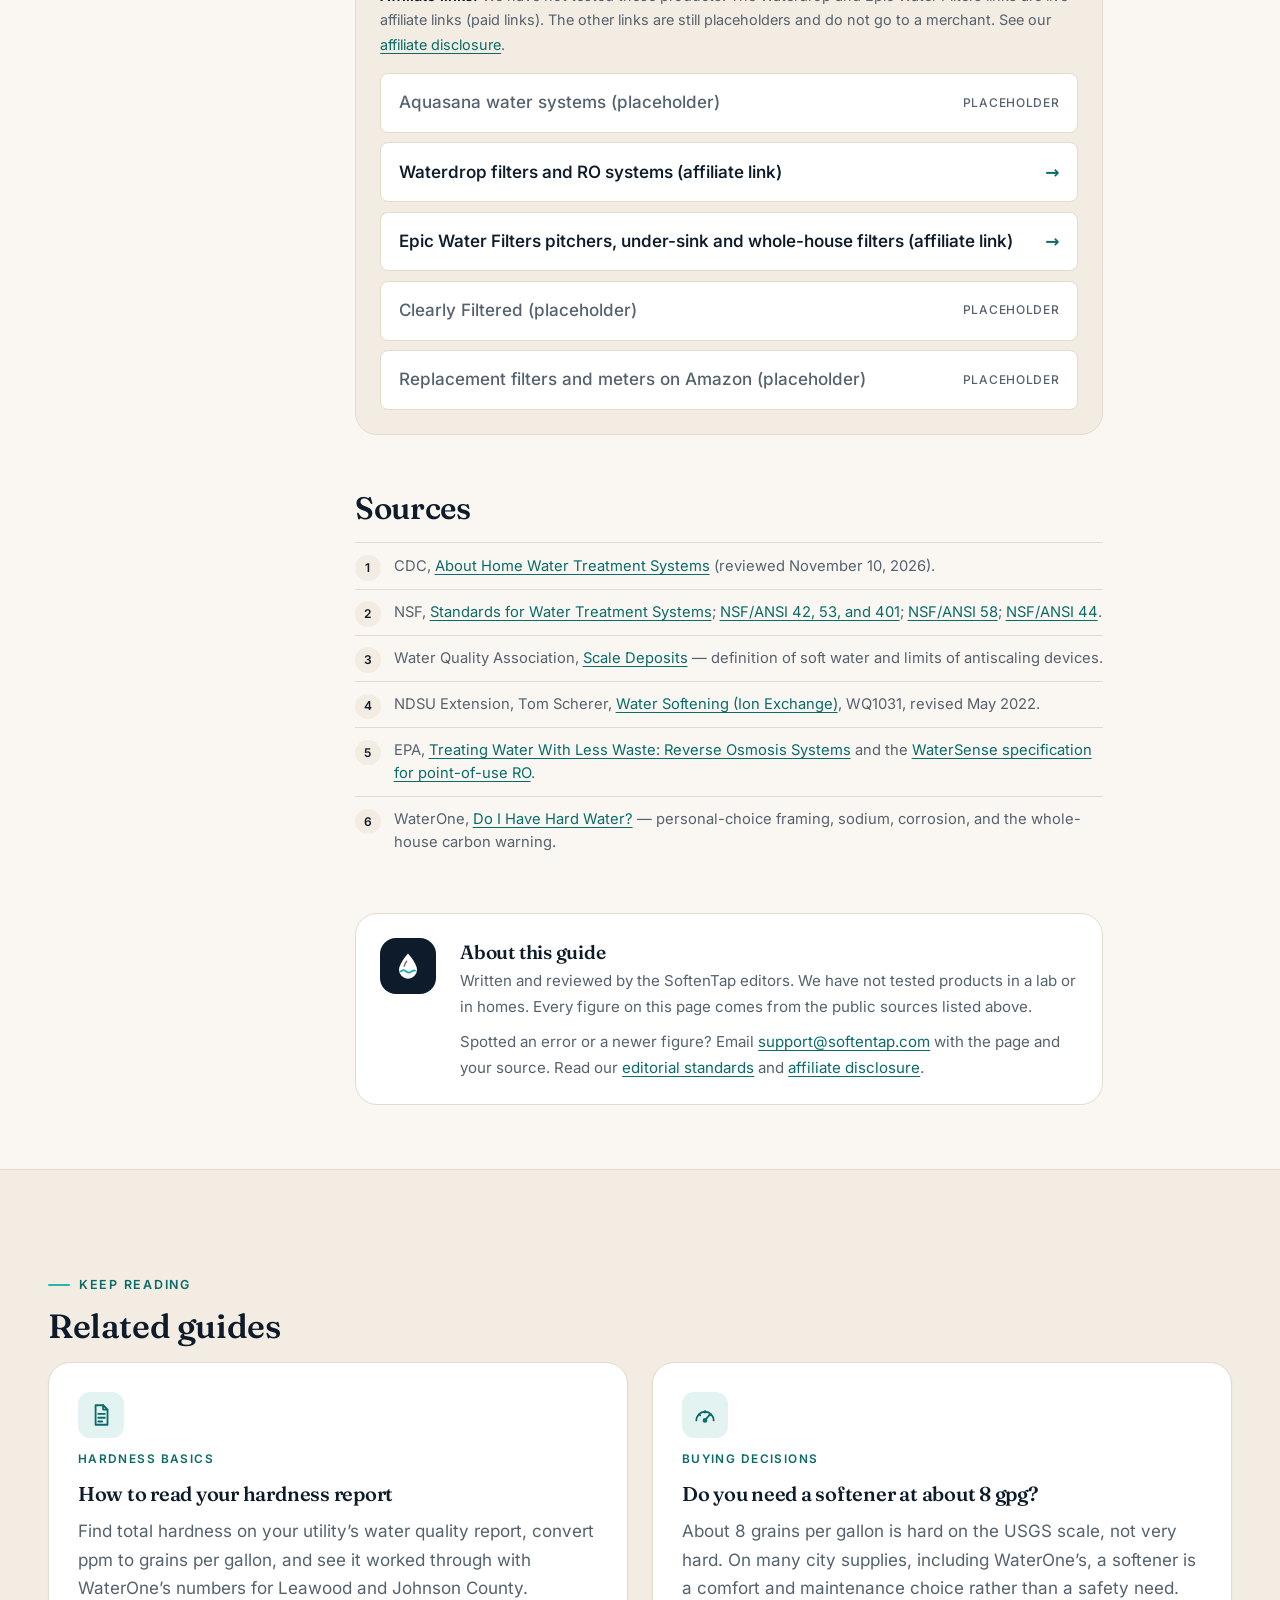
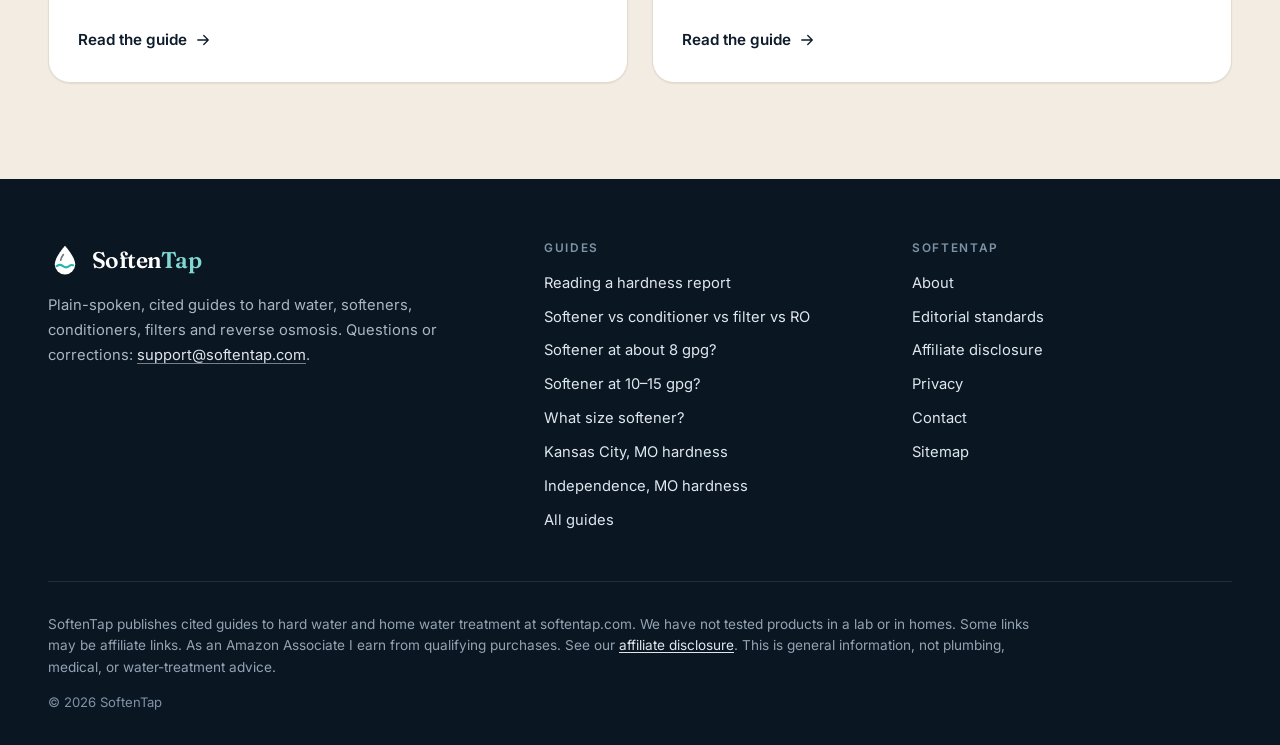
<file: articles/softener-vs-conditioner-vs-filter-vs-ro.html>
<!DOCTYPE html>
<html lang="en">
<head>
  <meta charset="utf-8">
  <meta name="viewport" content="width=device-width, initial-scale=1">
  <title>Softener vs Salt-Free Conditioner vs Filter vs RO | SoftenTap</title>
  <meta name="description" content="A salt-based softener removes hardness. A salt-free conditioner does not. Carbon filters and under-sink RO solve different jobs. Here’s what each actually does.">
  <link rel="canonical" href="https://softentap.com/articles/softener-vs-conditioner-vs-filter-vs-ro.html">
  <meta name="theme-color" content="#0d1b2a">
  <link rel="icon" href="../favicon.svg" type="image/svg+xml">
  <link rel="preload" href="../fonts/fraunces-var.woff2" as="font" type="font/woff2" crossorigin>
  <link rel="preload" href="../fonts/inter-var.woff2" as="font" type="font/woff2" crossorigin>
  <meta property="og:type" content="article">
  <meta property="og:title" content="Softener vs Salt-Free Conditioner vs Filter vs RO | SoftenTap">
  <meta property="og:description" content="A salt-based softener removes hardness. A salt-free conditioner does not. Carbon filters and under-sink RO solve different jobs. Here’s what each actually does.">
  <meta property="og:url" content="https://softentap.com/articles/softener-vs-conditioner-vs-filter-vs-ro.html">
  <meta property="og:site_name" content="SoftenTap">
  <meta property="og:image" content="https://softentap.com/og-image.png">
  <meta property="og:image:width" content="1200">
  <meta property="og:image:height" content="630">
  <meta name="twitter:card" content="summary_large_image">
  <meta name="twitter:title" content="Softener vs Salt-Free Conditioner vs Filter vs RO | SoftenTap">
  <meta name="twitter:description" content="A salt-based softener removes hardness. A salt-free conditioner does not. Carbon filters and under-sink RO solve different jobs. Here’s what each actually does.">
  <meta name="twitter:image" content="https://softentap.com/og-image.png">
  <link rel="stylesheet" href="../css/styles.css?v=2">
  <script>document.documentElement.classList.add("js")</script>
  <script src="../js/site.js?v=2" defer></script>
<script type="application/ld+json">
{
  "@context": "https://schema.org",
  "@type": "Article",
  "headline": "Salt-Based Softener vs Salt-Free Conditioner vs Filter vs Reverse Osmosis",
  "description": "A salt-based softener removes hardness. A salt-free conditioner does not. Carbon filters and under-sink RO solve different jobs. Here\u2019s what each actually does.",
  "datePublished": "2026-11-18",
  "dateModified": "2026-11-18",
  "inLanguage": "en-US",
  "author": {
    "@type": "Organization",
    "name": "SoftenTap",
    "url": "https://softentap.com/"
  },
  "publisher": {
    "@type": "Organization",
    "name": "SoftenTap",
    "url": "https://softentap.com/"
  },
  "mainEntityOfPage": {
    "@type": "WebPage",
    "@id": "https://softentap.com/articles/softener-vs-conditioner-vs-filter-vs-ro.html"
  },
  "url": "https://softentap.com/articles/softener-vs-conditioner-vs-filter-vs-ro.html"
}
</script>
<script type="application/ld+json">
{
  "@context": "https://schema.org",
  "@type": "BreadcrumbList",
  "itemListElement": [
    {
      "@type": "ListItem",
      "position": 1,
      "name": "Home",
      "item": "https://softentap.com/"
    },
    {
      "@type": "ListItem",
      "position": 2,
      "name": "Guides",
      "item": "https://softentap.com/guides.html"
    },
    {
      "@type": "ListItem",
      "position": 3,
      "name": "Softener vs conditioner vs filter vs RO",
      "item": "https://softentap.com/articles/softener-vs-conditioner-vs-filter-vs-ro.html"
    }
  ]
}
</script>
</head>
  <div class="progress" aria-hidden="true"></div>
<body>
  <a class="skip" href="#main">Skip to content</a>
  <header class="site-header">
    <div class="wrap header-inner">
      <a class="brand" href="../index.html" aria-label="SoftenTap home">
        <svg class="brand-mark" viewBox="0 0 40 40" aria-hidden="true" focusable="false"><path d="M20 3.2C20 3.2 8 16.6 8 25a12 12 0 0 0 24 0C32 16.6 20 3.2 20 3.2z" fill="#0d1b2a"/><path d="M10.4 27.2c2.4-1.9 4.8-1.9 7.2 0s4.8 1.9 7.2 0c1.6-1.2 3.1-1.6 4.6-1" fill="none" stroke="#2bb3ad" stroke-width="2.5" stroke-linecap="round"/><path d="M15 20.2c.5-2.5 1.7-4.7 3.1-6.6" fill="none" stroke="#ffffff" stroke-opacity=".6" stroke-width="2" stroke-linecap="round"/></svg>
        <span class="brand-name">Soften<span>Tap</span></span>
      </a>
      <button class="menu-btn" type="button" aria-expanded="false" aria-controls="site-nav"><span class="menu-icon" aria-hidden="true"></span>Menu</button>
      <nav class="site-nav" id="site-nav" aria-label="Primary">
        <ul><li><a href="../guides.html" aria-current="page">Guides</a></li><li><a href="../about.html">About</a></li><li><a href="../disclosure.html">Disclosure</a></li><li><a href="../contact.html">Contact</a></li><li><a class="nav-cta" href="../articles/read-water-hardness-report.html#converter">Hardness converter</a></li></ul>
      </nav>
    </div>
  </header>

  <main id="main">
    <header class="article-hero">
      <div class="wrap">
        <nav class="crumbs" aria-label="Breadcrumb"><ol><li><a href="../index.html">Home</a></li><li><a href="../guides.html">Guides</a></li><li aria-current="page">Softener vs conditioner vs filter vs RO</li></ol></nav>
        <p class="eyebrow">Comparisons</p>
        <h1>Salt-Based Softener vs Salt-Free Conditioner vs Filter vs Reverse Osmosis</h1>
        <p class="lede">A salt-based softener removes hardness. A salt-free conditioner does not. Carbon filters and under-sink RO solve different jobs. Here’s what each actually does.</p>
        <div class="meta">
          <span><svg viewBox="0 0 24 24" fill="none" stroke="currentColor" stroke-width="1.7" stroke-linecap="round" stroke-linejoin="round" aria-hidden="true" focusable="false"><rect x="4" y="5" width="16" height="15" rx="2.5"/><path d="M4 10h16M8.5 3v4M15.5 3v4"/></svg><span>Reviewed <time datetime="2026-11-18">November 18, 2026</time></span></span>
          <span><svg viewBox="0 0 24 24" fill="none" stroke="currentColor" stroke-width="1.7" stroke-linecap="round" stroke-linejoin="round" aria-hidden="true" focusable="false"><circle cx="12" cy="12" r="8.5"/><path d="M12 7.5V12l3 2"/></svg>8 min read</span>
          <span><svg viewBox="0 0 24 24" fill="none" stroke="currentColor" stroke-width="1.7" stroke-linecap="round" stroke-linejoin="round" aria-hidden="true" focusable="false"><path d="M9 6h11M9 12h11M9 18h11"/><circle cx="4.5" cy="6" r="1"/><circle cx="4.5" cy="12" r="1"/><circle cx="4.5" cy="18" r="1"/></svg>6 cited sources</span>
        </div>
      </div>
    </header>

    <div class="wrap article-layout">
      <aside class="toc" aria-label="On this page">
        <details open>
          <summary>On this page</summary>
          <p class="toc-title">On this page</p>
          <ol><li><a href="#the-short-comparison">The short comparison</a></li><li><a href="#salt-based-softeners">Salt-based softeners</a></li><li><a href="#salt-free-conditioners">Salt-free conditioners</a></li><li><a href="#filters">Filters</a></li><li><a href="#under-sink-reverse-osmosis">Under-sink reverse osmosis</a></li><li><a href="#combining-systems-without-doubling-up-blindly">Combining systems, without doubling up blindly</a></li><li><a href="#sources">Sources</a></li></ol>
        </details>
      </aside>

      <article class="prose" data-progress>
<!-- ARTICLE BODY START -->
<p>Home water devices are easy to confuse because marketing often uses the word “softener” for equipment that does not soften water, and “filter” for equipment that does not remove hardness. The four common options — a salt-based ion-exchange softener, a salt-free conditioner, a drinking-water filter, and under-sink reverse osmosis (RO) — do different jobs. This guide explains those jobs, the certifications that actually apply, and how systems are sometimes combined. It is not a product test and not a ranked list.</p>
<aside aria-label="Key takeaways" class="takeaways"><p class="takeaways-label"><svg aria-hidden="true" fill="none" focusable="false" stroke="currentColor" stroke-linecap="round" stroke-linejoin="round" stroke-width="1.7" viewbox="0 0 24 24"><path d="M4.5 12.5l4.5 4.5L19.5 6.5"></path></svg>Key takeaways</p><ul><li>Only a salt-based ion-exchange softener actually removes hardness. NSF/ANSI 44 is the standard that covers it.</li><li>Salt-free conditioners aim to reduce scale, but the water still tests hard.</li><li>Carbon filters and RO are for drinking water. Match the NSF/ANSI 42, 53, 401 or 58 listing to the contaminant you care about.</li><li>WaterOne advises against pairing a softener with whole-house carbon on the incoming supply.</li></ul></aside><div class="note"><p class="note-label"><svg aria-hidden="true" fill="none" focusable="false" stroke="currentColor" stroke-linecap="round" stroke-linejoin="round" stroke-width="1.7" viewbox="0 0 24 24"><path d="M9.5 3h5M10 3v6l-5 9.5A1.7 1.7 0 0 0 6.5 21h11a1.7 1.7 0 0 0 1.5-2.5L14 9V3"></path><path d="M7.5 15h9"></path></svg>How we sourced this</p>
<p>We have not tested softeners, conditioners, filters, or RO systems. Statements about what a <em>type</em> of device does come from agencies, NSF/ANSI standards, the Water Quality Association, and university extension publications cited at the end.</p>
</div>
<h2 id="the-short-comparison">The short comparison</h2>
<div aria-label="What each device type is for" class="table-wrap table-wide" role="region" tabindex="0">
<table>
<caption class="muted">What each device type is for</caption>
<thead>
<tr>
<th>System</th>
<th>Typical install</th>
<th>What it does</th>
<th>What it does not do</th>
<th>Certification to look for</th>
</tr>
</thead>
<tbody>
<tr>
<td>Salt-based softener (ion exchange)</td>
<td>Whole house, with a brine tank and a drain line</td>
<td>Removes calcium and magnesium; can produce soft water as defined in NSF/ANSI 44 (less than 1 grain per gallon)</td>
<td>Does not disinfect; is not a certified substitute for a filter that reduces a named health contaminant unless that extra claim is listed</td>
<td>NSF/ANSI 44 (softening). Some units list other claims separately.</td>
</tr>
<tr>
<td>Salt-free conditioner (often template-assisted crystallization)</td>
<td>Whole house, usually no salt and no drain</td>
<td>Aims to reduce scale by changing how hardness minerals behave</td>
<td>Does not remove calcium or magnesium; a hardness test should still read hard; not proven to reach “soft water”</td>
<td>Not NSF/ANSI 44. NSF/ANSI 61, if present, is about materials safety, not scale performance.</td>
</tr>
<tr>
<td>Sediment or carbon filter (pitcher, fridge, under-sink, or some whole-house units)</td>
<td>Point of use or point of entry</td>
<td>Depends on the cartridge: sediment, chlorine taste and odor, or specific health contaminants if certified for them</td>
<td>Ordinary carbon and sediment filters do not soften water</td>
<td>NSF/ANSI 42 (aesthetic), 53 (health effects), 401 (certain emerging compounds), matching the claim on the box</td>
</tr>
<tr>
<td>Reverse osmosis</td>
<td>Usually under one sink, with a separate faucet; sometimes a tank</td>
<td>Forces water through a membrane and can reduce total dissolved solids and many dissolved contaminants the model is certified for, including hardness minerals in the treated stream</td>
<td>Does not treat the whole house (showers, laundry, water heater) in a typical under-sink setup; sends reject water to the drain</td>
<td>NSF/ANSI 58. EPA WaterSense label is about water efficiency, not a substitute for 58.</td>
</tr>
</tbody>
</table>
</div>
<h2 id="salt-based-softeners">Salt-based softeners</h2>
<p>A conventional residential softener is a cation-exchange device. As hard water flows through resin, calcium and magnesium ions are swapped for sodium ions (or potassium ions, if you regenerate with potassium chloride). North Dakota State University Extension describes the same process, including regeneration with salt brine when the resin is loaded.</p>
<p>NSF/ANSI 44 is the standard for residential cation-exchange softeners regenerated with sodium or potassium chloride. The Water Quality Association, citing NSF/ANSI 44 and 330, defines soft water as less than 1 grain of hardness per gallon (less than 17.1 mg/L).</p>
<p>What you may notice after a true softener is working: soap lathers more easily, and new scale in the water heater and on fixtures should drop because the hardness ions are actually gone. Trade-offs are real. The unit needs salt, a drain, and periodic maintenance. NDSU states that about <strong>8 mg/L of sodium is added for every grain of hardness removed</strong>. People on sodium-restricted diets should take that into account and talk with their clinician. A common way to avoid drinking the extra sodium is to leave one kitchen cold-water tap unsoftened, which NDSU also recommends. Potassium chloride is an alternative regenerant; NDSU notes that it costs more and that regeneration uses about 10% more of it, with lower exchange efficiency than sodium chloride.</p>
<p>The U.S. Centers for Disease Control and Prevention lists water softeners as devices that remove minerals such as calcium and magnesium, and says they do not remove parasites, bacteria, or viruses. Some softeners list additional reductions (for example iron); only trust those if they appear on the unit’s certification.</p>
<p>WaterOne, discussing softeners on its system, calls installation a personal choice and warns that softer water can make home plumbing more susceptible to corrosion and to metals leaching from pipes. The utility also notes that softeners increase sodium intake, and that you should never use warm or hot water to prepare food or drinks — a general plumbing-hygiene point, because water heaters and hot lines are not the part of the system meant for cooking water.</p>
<h2 id="salt-free-conditioners">Salt-free conditioners</h2>
<p>Most products sold as “salt-free softeners” are not softeners in the NSF/ANSI 44 sense. They are antiscaling or conditioning devices. Many use template-assisted crystallization (TAC) or a related media: the idea is that some dissolved hardness forms tiny crystals that stay suspended instead of crusting onto surfaces.</p>
<p>The Water Quality Association is direct on this point. Antiscaling devices “do not provide a reduction of total calcium or magnesium content of the treated stream nor are they proven to achieve soft water” (less than 1.0 gpg). If you test the water after installation and it is still hard, that is how the device is designed, not automatically a defect.</p>
<p>Because hardness is still in the water, a conditioner should not be expected to give the slick feel, soap savings, or spot-free glass of ion exchange. The honest claim, when a manufacturer can support it, is scale reduction — not soft water. NSF/ANSI 44 does not cover these devices. A mark such as NSF/ANSI 61 means the materials were evaluated for contaminant leaching, not that scale is controlled. We are not citing a pass/fail score for any particular household unit, because we have not tested one and performance can depend on the water and the installation.</p>
<h2 id="filters">Filters</h2>
<p>CDC’s overview of home treatment is the right starting point: test or read your report, then choose a system certified to remove the germs or chemicals you actually care about. If your municipal water already meets standards and you have no household problem to solve, you may not need a treatment system at all.</p>
<p>Match the NSF/ANSI standard to the claim:</p>
<ul>
<li><strong>NSF/ANSI 42</strong> — aesthetic effects such as chlorine, taste, and odor.</li>
<li><strong>NSF/ANSI 53</strong> — health-related contaminants the model is certified to reduce, such as lead or cysts. The specific contaminant must be on the listing, not just the number 53.</li>
<li><strong>NSF/ANSI 401</strong> — certain emerging compounds, again only those listed for that model.</li>
</ul>
<p>A filter certified only for chlorine taste will not reliably reduce lead, and almost no standard pitcher or carbon block is a softener. Replacement cartridges are part of the system: a certified claim holds only if you change filters on the schedule and use the cartridge the certification covers.</p>
<div class="warn"><p class="warn-label"><svg aria-hidden="true" fill="none" focusable="false" stroke="currentColor" stroke-linecap="round" stroke-linejoin="round" stroke-width="1.7" viewbox="0 0 24 24"><path d="M12 4l9 15.5H3z"></path><path d="M12 10v4.5M12 17h.01"></path></svg>Caution</p>
<p><strong>WaterOne’s whole-house carbon warning.</strong> WaterOne tells customers not to combine a water softener with a whole-house carbon filter on the incoming supply. The utility’s reason: carbon can remove residual chlorine, which may allow more bacteria growth in household plumbing. That warning is about point-of-entry carbon, not automatically about a small under-sink or pitcher filter on one tap. If you are considering both a softener and whole-house carbon, ask a licensed plumber or water-treatment professional who knows your local code and disinfectant residual.</p>
</div>
<h2 id="under-sink-reverse-osmosis">Under-sink reverse osmosis</h2>
<p>A point-of-use RO system pushes water through a semipermeable membrane and usually through pre- and post-filters. CDC states that RO removes parasites, bacteria, and viruses, and that it will remove some chemicals, including lead, copper, chromium, chloride, and sodium; it may also reduce arsenic, fluoride, radium, sulfate, calcium, magnesium, potassium, nitrate, and phosphorus. The label and NSF listing for the specific model decide which chemical claims are certified.</p>
<p>NSF/ANSI 58 is the standard for RO drinking-water systems. Among other requirements, systems are evaluated for total dissolved solids reduction; EPA’s WaterSense specification, which requires 58 certification, uses a minimum 75% TDS reduction as a performance criterion. Typical under-sink RO treats water at one faucet. It can lower hardness in the water you drink and cook with, but it does not protect the water heater, showers, or laundry the way a whole-house softener or conditioner is meant to.</p>
<p>RO also wastes water. EPA’s WaterSense materials say a typical point-of-use RO system will generate five gallons or more of reject water for every gallon treated, and that some newer systems do better. A WaterSense-labeled RO system must have an efficiency rating of at least 30% (no more than about 2.3 gallons wasted per gallon treated) and meet the specification’s performance criteria. Efficiency and contaminant reduction are separate questions; look at both.</p>
<h2 id="combining-systems-without-doubling-up-blindly">Combining systems, without doubling up blindly</h2>
<p>A common, logical split is: treat the whole house for scale or hardness if that is the problem, and treat the kitchen cold water for taste or for specific dissolved contaminants if that is the problem. Examples of that split include a softener plus an under-sink carbon filter, or a softener with a kitchen bypass plus RO for drinking water. Those are design patterns, not a recommendation to buy any branded bundle. Two devices that do the same job, or a whole-house carbon bed in front of a softener on a chlorinated supply, can create the problems already noted.</p>
<p>If your only complaint is chlorine taste, a certified carbon filter is the direct tool. If your only complaint is scale at about 8 grains per gallon, start with <a href="do-you-need-a-softener-at-8-gpg.html">whether a softener is warranted</a> and <a href="read-water-hardness-report.html">your actual hardness number</a> before you shop.</p>
<p>Settled on a salt-based softener? Use <a href="what-size-water-softener.html">our sizing guide</a> to work out grain capacity before you shop, so you do not oversize.</p>
<div class="affiliate-box"><h2 class="visually-hidden" id="where-to-buy">Where to buy</h2>
<p><strong>Affiliate links.</strong> We have not tested these products. The Waterdrop and Epic Water Filters links are live affiliate links (paid links). The other links are still placeholders and do not go to a merchant. See our <a href="../disclosure.html">affiliate disclosure</a>.</p>
<ul>
<li><a href="#affiliate-aquasana" rel="sponsored nofollow">Aquasana water systems (placeholder)</a></li>
<li><a href="https://www.waterdropfilter.com/?ref=illseqld&amp;utm_medium=affiliate&amp;utm_source=goaffpro" rel="sponsored nofollow noopener" target="_blank">Waterdrop filters and RO systems (affiliate link)</a></li>
<li><a href="https://pmx-production.herokuapp.com/affiliate-link/WZHGJLOQKR" rel="sponsored nofollow noopener" target="_blank">Epic Water Filters pitchers, under-sink and whole-house filters (affiliate link)</a></li>
<li><a href="#affiliate-clearly-filtered" rel="sponsored nofollow">Clearly Filtered (placeholder)</a></li>
<li><a href="#affiliate-amazon" rel="sponsored nofollow">Replacement filters and meters on Amazon (placeholder)</a></li>
</ul>
</div>
<h2 id="sources">Sources</h2>
<ul class="sources">
<li>CDC, <a href="https://www.cdc.gov/drinking-water/about/about-home-water-treatment-systems.html">About Home Water Treatment Systems</a> (reviewed November 10, 2026).</li>
<li>NSF, <a href="https://www.nsf.org/consumer-resources/articles/standards-water-treatment-systems">Standards for Water Treatment Systems</a>; <a href="https://www.nsf.org/knowledge-library/nsf-ansi-42-53-and-401-filtration-systems-standards">NSF/ANSI 42, 53, and 401</a>; <a href="https://www.nsf.org/knowledge-library/nsf-ansi-58-reverse-osmosis-drinking-water-treatment-systems">NSF/ANSI 58</a>; <a href="https://www.nsf.org/knowledge-library/nsf-ansi-44-technical-requirements">NSF/ANSI 44</a>.</li>
<li>Water Quality Association, <a href="https://wqa.org/learn-about-water/perceptible-issues/scale-deposits/">Scale Deposits</a> — definition of soft water and limits of antiscaling devices.</li>
<li>NDSU Extension, Tom Scherer, <a href="https://www.ndsu.edu/agriculture/extension/publications/water-softening-ion-exchange">Water Softening (Ion Exchange)</a>, WQ1031, revised May 2022.</li>
<li>EPA, <a href="https://www.epa.gov/system/files/documents/2024-11/ws-products-ro-systems-mini-report.pdf">Treating Water With Less Waste: Reverse Osmosis Systems</a> and the <a href="https://www.epa.gov/system/files/documents/2024-11/ws-products-watersense-ro-systems-specification.pdf">WaterSense specification for point-of-use RO</a>.</li>
<li>WaterOne, <a href="https://www.waterone.org/189/Do-I-Have-Hard-Water">Do I Have Hard Water?</a> — personal-choice framing, sodium, corrosion, and the whole-house carbon warning.</li>
</ul>
<!-- ARTICLE BODY END -->

        <section class="editorial" aria-labelledby="about-this-guide">
          <div class="editorial-mark"><svg class="brand-mark" viewBox="0 0 40 40" aria-hidden="true" focusable="false"><path d="M20 3.2C20 3.2 8 16.6 8 25a12 12 0 0 0 24 0C32 16.6 20 3.2 20 3.2z" fill="#ffffff"/><path d="M10.4 27.2c2.4-1.9 4.8-1.9 7.2 0s4.8 1.9 7.2 0c1.6-1.2 3.1-1.6 4.6-1" fill="none" stroke="#2bb3ad" stroke-width="2.5" stroke-linecap="round"/><path d="M15 20.2c.5-2.5 1.7-4.7 3.1-6.6" fill="none" stroke="#0d1b2a" stroke-opacity=".6" stroke-width="2" stroke-linecap="round"/></svg></div>
          <div>
            <h2 id="about-this-guide">About this guide</h2>
            <p>Written and reviewed by the SoftenTap editors. We have not tested products in a lab or in homes. Every figure on this page comes from the public sources listed above.</p>
            <p>Spotted an error or a newer figure? Email <a href="mailto:support@softentap.com">support@softentap.com</a> with the page and your source. Read our <a href="../about.html#standards">editorial standards</a> and <a href="../disclosure.html">affiliate disclosure</a>.</p>
          </div>
        </section>
      </article>
    </div>

    <section class="related section" aria-labelledby="keep-reading">
      <div class="wrap">
        <p class="eyebrow">Keep reading</p>
        <h2 id="keep-reading">Related guides</h2>
        <div class="related-grid"><a class="tile" href="../articles/read-water-hardness-report.html" data-reveal style="--d:0.0s"><span class="icon"><svg viewBox="0 0 24 24" fill="none" stroke="currentColor" stroke-width="1.7" stroke-linecap="round" stroke-linejoin="round" aria-hidden="true" focusable="false"><path d="M7 3h7l4 4v14H7z"/><path d="M14 3v4h4"/><path d="M9.5 11h6M9.5 14.5h6M9.5 18h3.5"/></svg></span><span class="tag">Hardness basics</span><h3>How to read your hardness report</h3><p>Find total hardness on your utility’s water quality report, convert ppm to grains per gallon, and see it worked through with WaterOne’s numbers for Leawood and Johnson County.</p><span class="go">Read the guide <svg viewBox="0 0 24 24" fill="none" stroke="currentColor" stroke-width="1.7" stroke-linecap="round" stroke-linejoin="round" aria-hidden="true" focusable="false"><path d="M5 12h14M13 6l6 6-6 6"/></svg></span></a><a class="tile" href="../articles/do-you-need-a-softener-at-8-gpg.html" data-reveal style="--d:0.08s"><span class="icon"><svg viewBox="0 0 24 24" fill="none" stroke="currentColor" stroke-width="1.7" stroke-linecap="round" stroke-linejoin="round" aria-hidden="true" focusable="false"><path d="M4 17a8 8 0 1 1 16 0"/><path d="M12 17l4-5"/><circle cx="12" cy="17" r="1.3"/><path d="M6.5 11.5l1 .8M12 8.5v1.2M17.5 11.5l-1 .8"/></svg></span><span class="tag">Buying decisions</span><h3>Do you need a softener at about 8 gpg?</h3><p>About 8 grains per gallon is hard on the USGS scale, not very hard. On many city supplies, including WaterOne’s, a softener is a comfort and maintenance choice rather than a safety need.</p><span class="go">Read the guide <svg viewBox="0 0 24 24" fill="none" stroke="currentColor" stroke-width="1.7" stroke-linecap="round" stroke-linejoin="round" aria-hidden="true" focusable="false"><path d="M5 12h14M13 6l6 6-6 6"/></svg></span></a></div>
      </div>
    </section>
  </main>

  <footer class="site-footer">
    <div class="wrap">
      <div class="footer-grid">
        <div class="footer-brand">
          <a class="brand" href="../index.html" aria-label="SoftenTap home"><svg class="brand-mark" viewBox="0 0 40 40" aria-hidden="true" focusable="false"><path d="M20 3.2C20 3.2 8 16.6 8 25a12 12 0 0 0 24 0C32 16.6 20 3.2 20 3.2z" fill="#ffffff"/><path d="M10.4 27.2c2.4-1.9 4.8-1.9 7.2 0s4.8 1.9 7.2 0c1.6-1.2 3.1-1.6 4.6-1" fill="none" stroke="#2bb3ad" stroke-width="2.5" stroke-linecap="round"/><path d="M15 20.2c.5-2.5 1.7-4.7 3.1-6.6" fill="none" stroke="#0d1b2a" stroke-opacity=".6" stroke-width="2" stroke-linecap="round"/></svg><span class="brand-name">Soften<span>Tap</span></span></a>
          <p>Plain-spoken, cited guides to hard water, softeners, conditioners, filters and reverse osmosis. Questions or corrections: <a href="mailto:support@softentap.com">support@softentap.com</a>.</p>
        </div>
        <nav class="footer-col" aria-label="Guides">
          <h2>Guides</h2>
          <ul><li><a href="../articles/read-water-hardness-report.html">Reading a hardness report</a></li><li><a href="../articles/softener-vs-conditioner-vs-filter-vs-ro.html">Softener vs conditioner vs filter vs RO</a></li><li><a href="../articles/do-you-need-a-softener-at-8-gpg.html">Softener at about 8 gpg?</a></li><li><a href="../articles/do-you-need-a-softener-at-10-to-15-gpg.html">Softener at 10–15 gpg?</a></li><li><a href="../articles/what-size-water-softener.html">What size softener?</a></li><li><a href="../articles/kansas-city-mo-water-hardness.html">Kansas City, MO hardness</a></li><li><a href="../articles/independence-mo-water-hardness.html">Independence, MO hardness</a></li><li><a href="../guides.html">All guides</a></li></ul>
        </nav>
        <nav class="footer-col" aria-label="Footer">
          <h2>SoftenTap</h2>
          <ul>
            <li><a href="../about.html">About</a></li>
            <li><a href="../about.html#standards">Editorial standards</a></li>
            <li><a href="../disclosure.html">Affiliate disclosure</a></li>
            <li><a href="../privacy.html">Privacy</a></li>
            <li><a href="../contact.html">Contact</a></li>
            <li><a href="../sitemap.xml">Sitemap</a></li>
          </ul>
        </nav>
      </div>
      <p class="disclaimer">SoftenTap publishes cited guides to hard water and home water treatment at softentap.com. We have not tested products in a lab or in homes. Some links may be affiliate links. As an Amazon Associate I earn from qualifying purchases. See our <a href="../disclosure.html">affiliate disclosure</a>. This is general information, not plumbing, medical, or water-treatment advice.</p>
      <p class="copyright">© 2026 SoftenTap</p>
    </div>
  </footer>
</body>
</html>
</file>
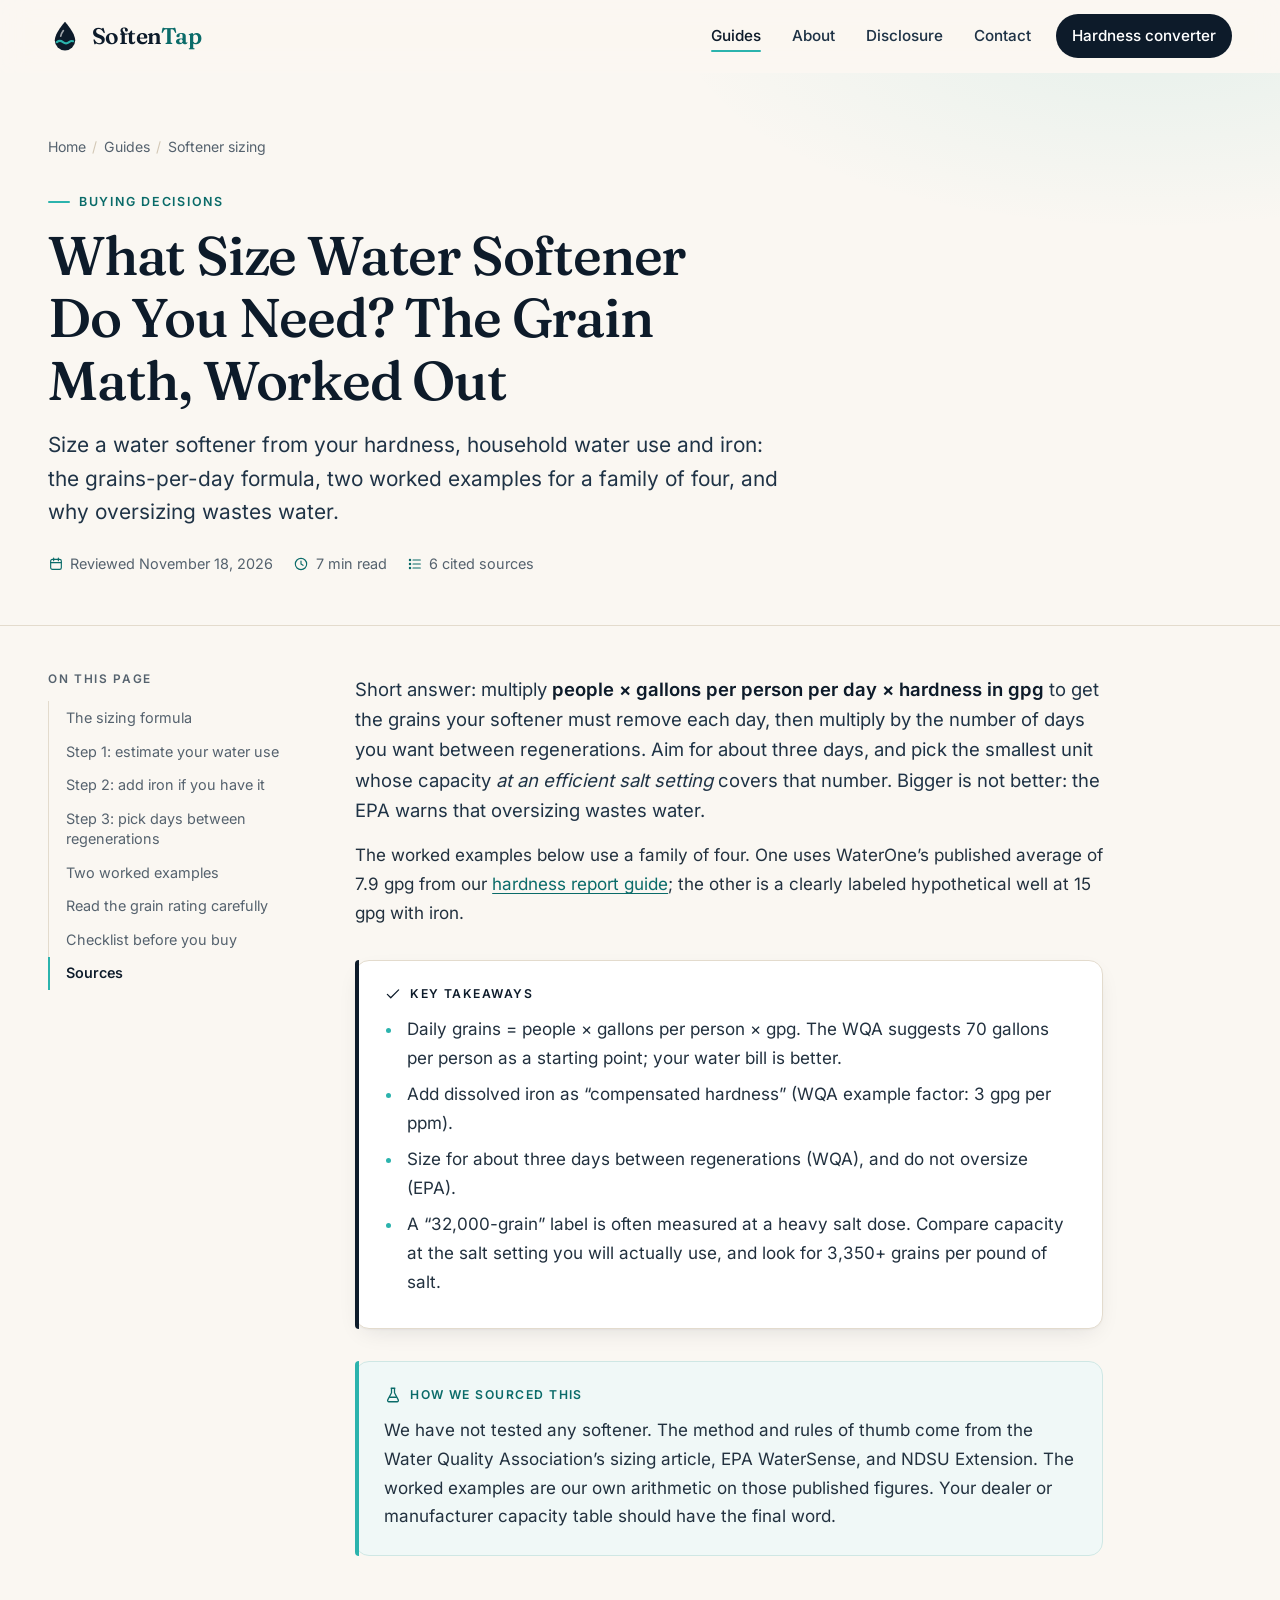
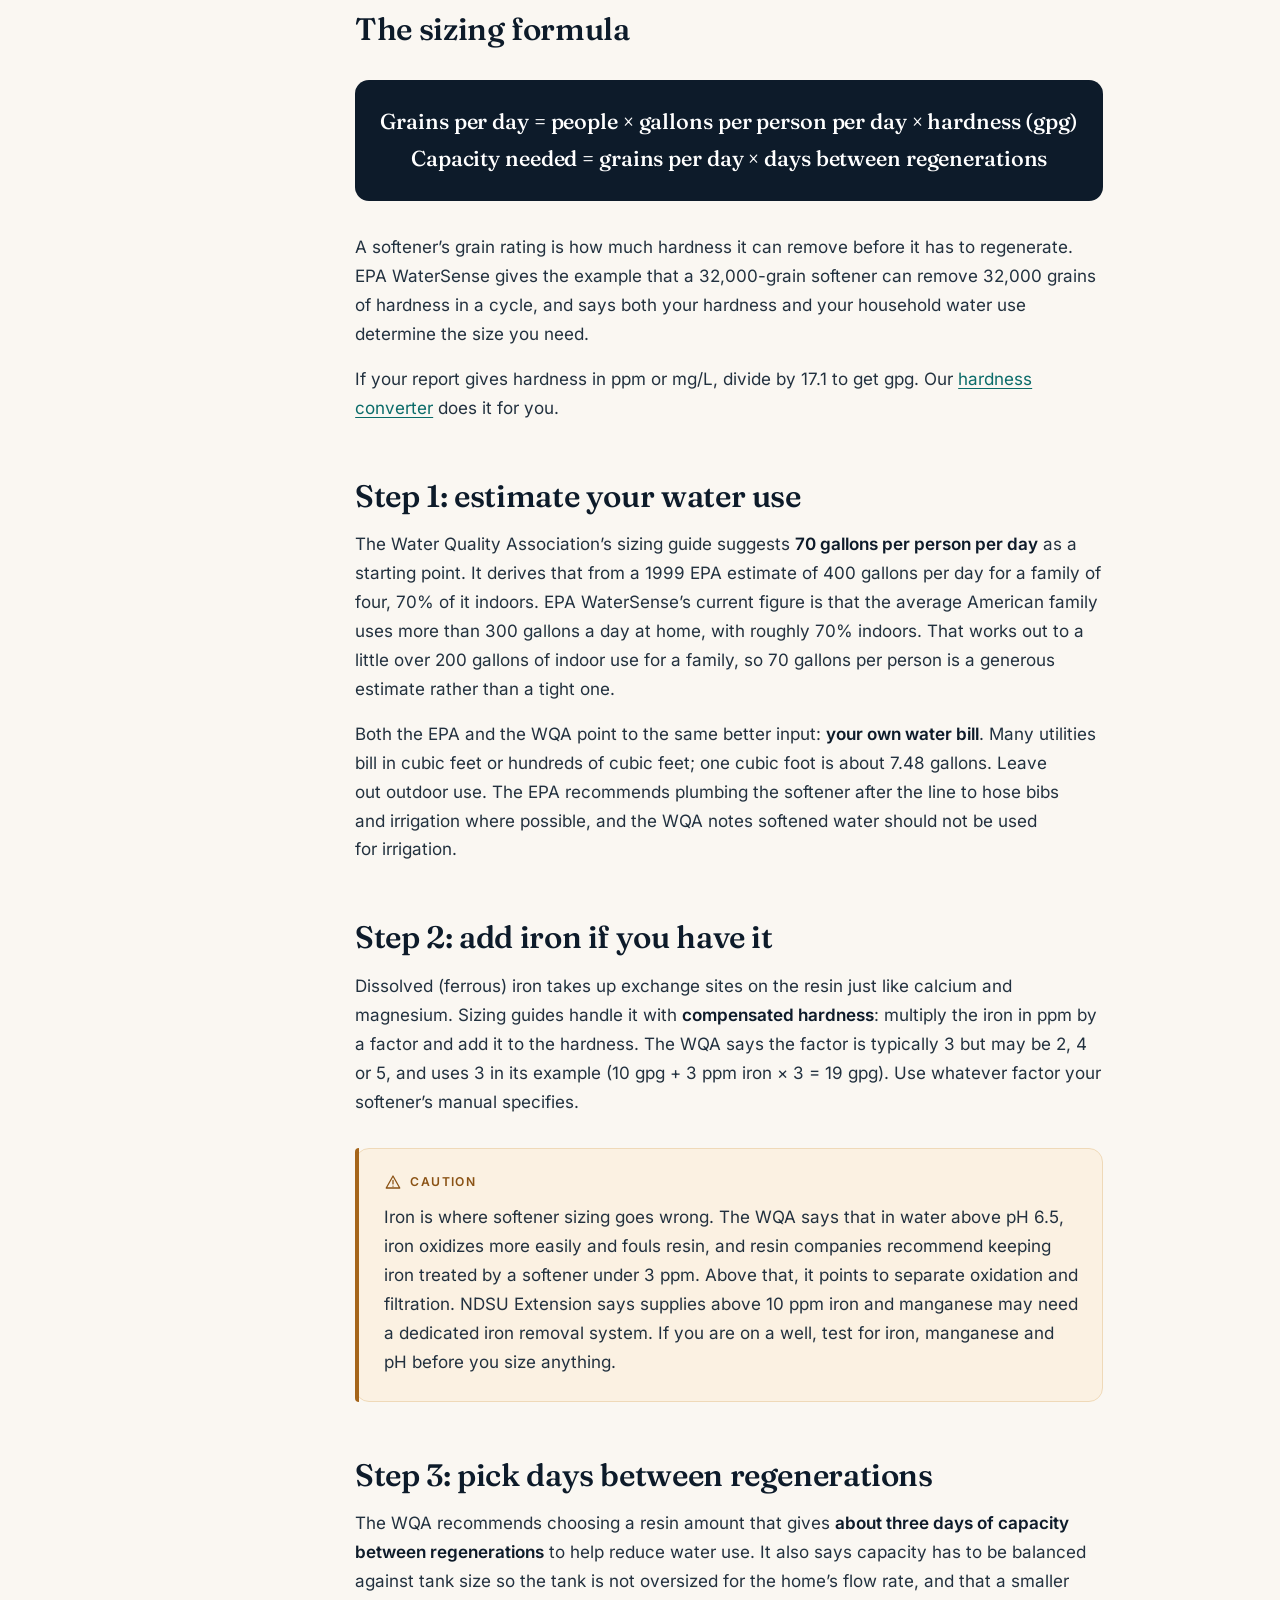
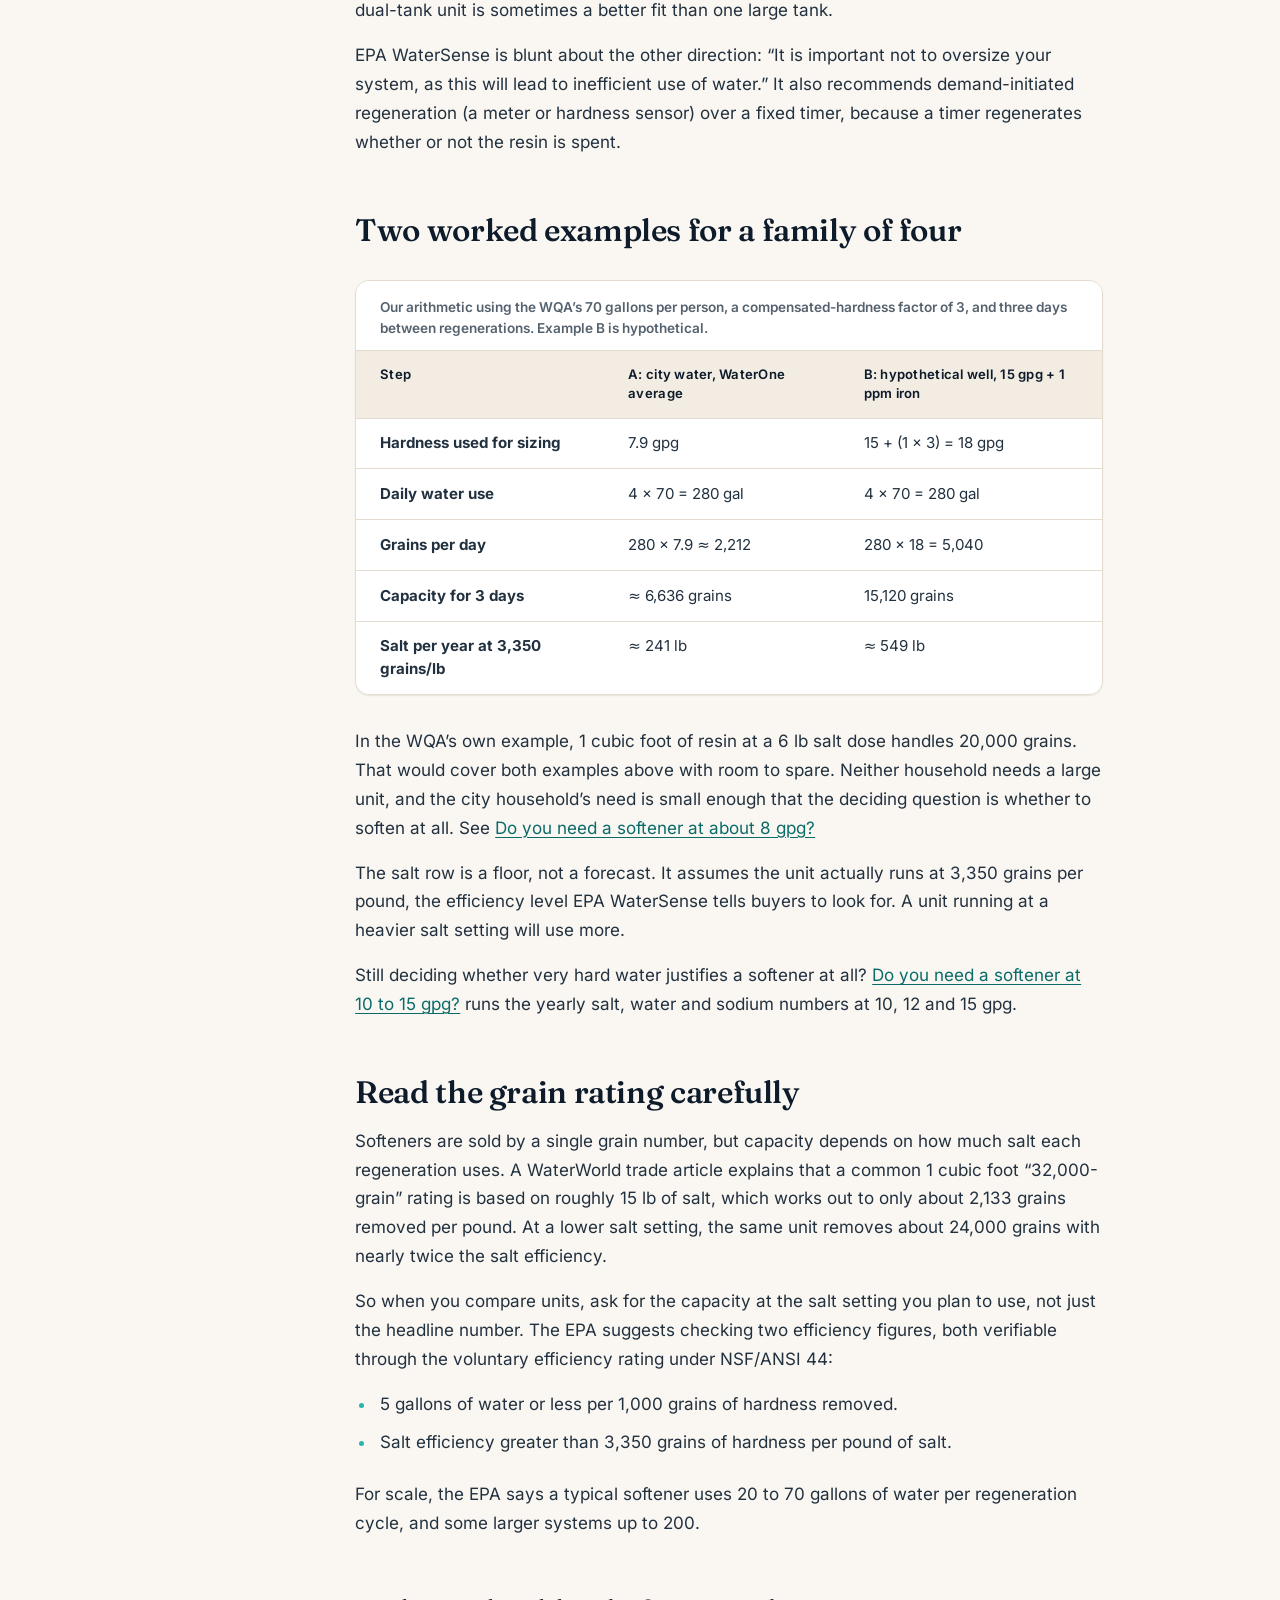
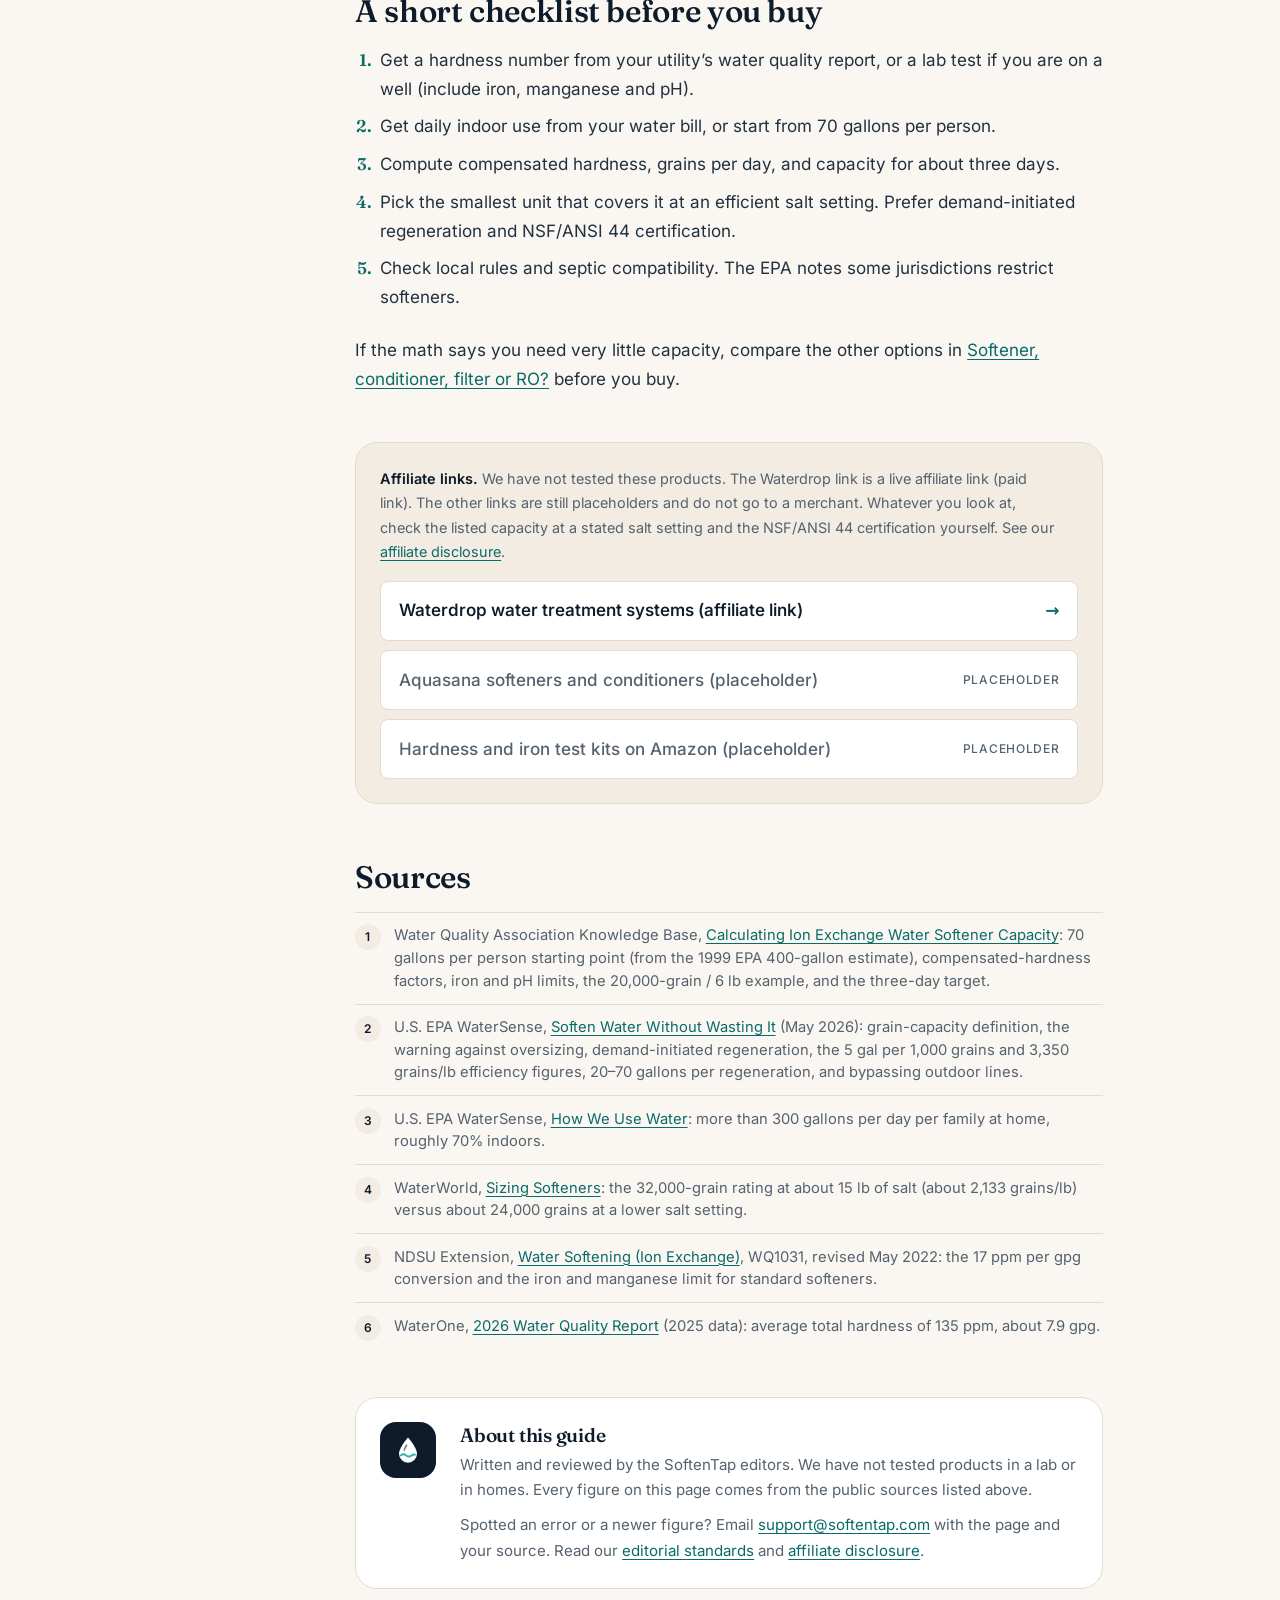
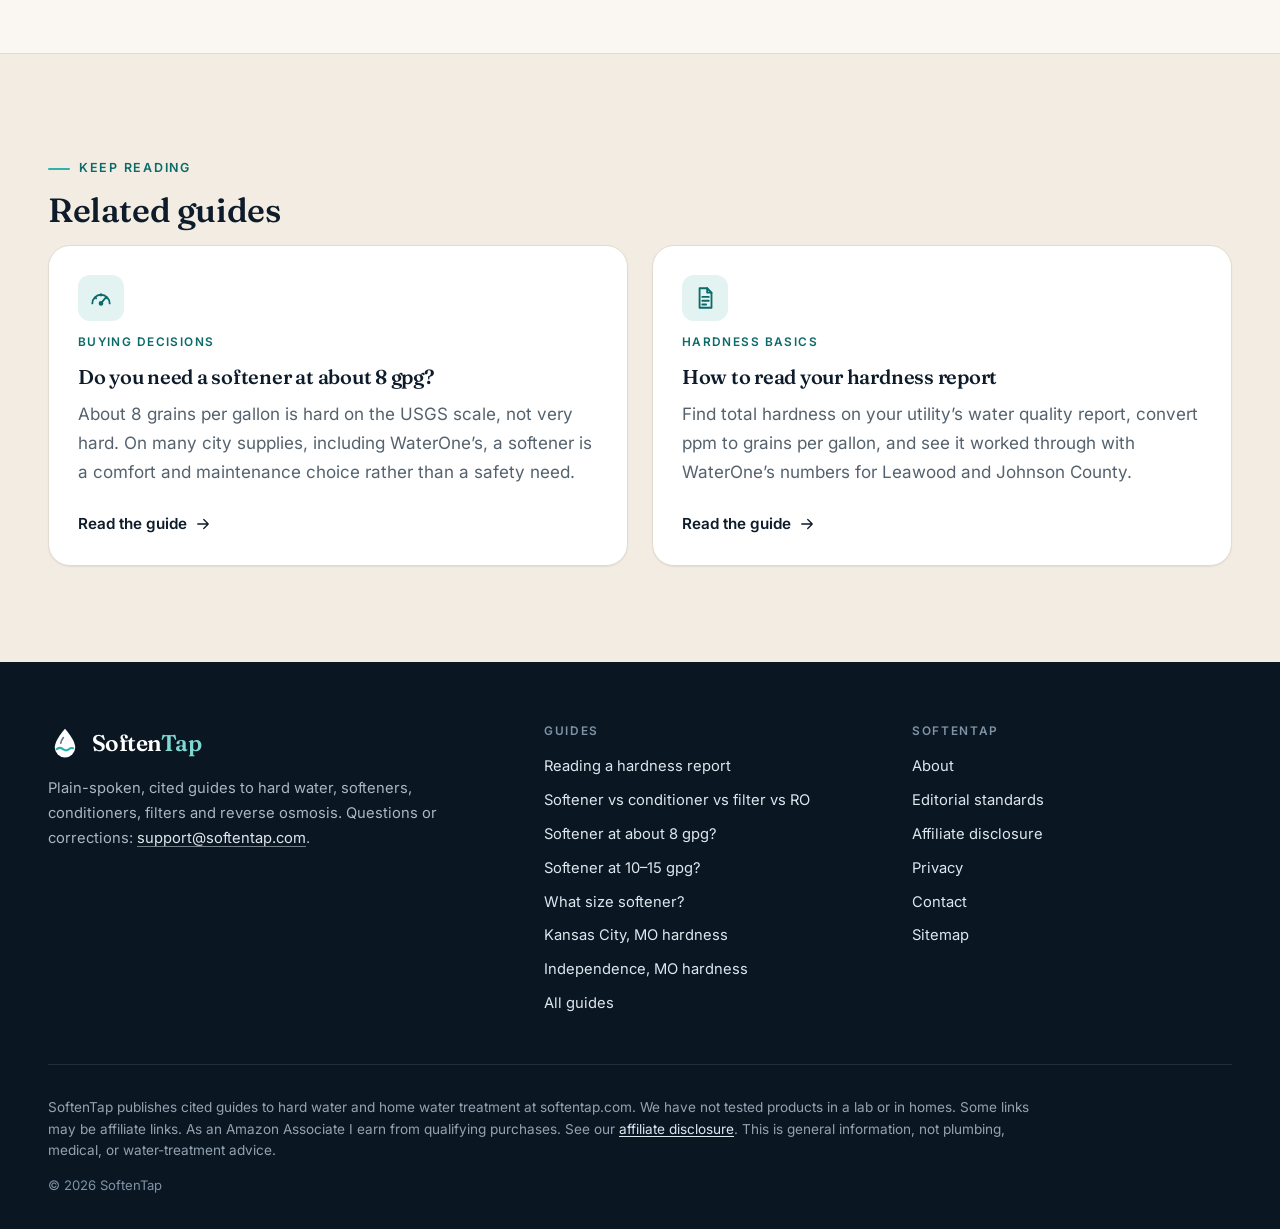
<file: articles/what-size-water-softener.html>
<!DOCTYPE html>
<html lang="en">
<head>
  <meta charset="utf-8">
  <meta name="viewport" content="width=device-width, initial-scale=1">
  <title>What Size Water Softener Do You Need? The Grain Math, Worked Out | SoftenTap</title>
  <meta name="description" content="Size a water softener from your hardness, household water use and iron: the grains-per-day formula, two worked examples for a family of four, and why oversizing wastes water.">
  <link rel="canonical" href="https://softentap.com/articles/what-size-water-softener.html">
  <meta name="theme-color" content="#0d1b2a">
  <link rel="icon" href="../favicon.svg" type="image/svg+xml">
  <link rel="preload" href="../fonts/fraunces-var.woff2" as="font" type="font/woff2" crossorigin>
  <link rel="preload" href="../fonts/inter-var.woff2" as="font" type="font/woff2" crossorigin>
  <meta property="og:type" content="article">
  <meta property="og:title" content="What Size Water Softener Do You Need? The Grain Math, Worked Out | SoftenTap">
  <meta property="og:description" content="Size a water softener from your hardness, household water use and iron: the grains-per-day formula, two worked examples for a family of four, and why oversizing wastes water.">
  <meta property="og:url" content="https://softentap.com/articles/what-size-water-softener.html">
  <meta property="og:site_name" content="SoftenTap">
  <meta property="og:image" content="https://softentap.com/og-image.png">
  <meta property="og:image:width" content="1200">
  <meta property="og:image:height" content="630">
  <meta name="twitter:card" content="summary_large_image">
  <meta name="twitter:title" content="What Size Water Softener Do You Need? The Grain Math, Worked Out | SoftenTap">
  <meta name="twitter:description" content="Size a water softener from your hardness, household water use and iron: the grains-per-day formula, two worked examples for a family of four, and why oversizing wastes water.">
  <meta name="twitter:image" content="https://softentap.com/og-image.png">
  <link rel="stylesheet" href="../css/styles.css?v=2">
  <script>document.documentElement.classList.add("js")</script>
  <script src="../js/site.js?v=2" defer></script>
<script type="application/ld+json">
{
  "@context": "https://schema.org",
  "@type": "Article",
  "headline": "What Size Water Softener Do You Need? The Grain Math, Worked Out",
  "description": "Size a water softener from your hardness, household water use and iron: the grains-per-day formula, two worked examples for a family of four, and why oversizing wastes water.",
  "datePublished": "2026-11-18",
  "dateModified": "2026-11-18",
  "inLanguage": "en-US",
  "author": {
    "@type": "Organization",
    "name": "SoftenTap",
    "url": "https://softentap.com/"
  },
  "publisher": {
    "@type": "Organization",
    "name": "SoftenTap",
    "url": "https://softentap.com/"
  },
  "mainEntityOfPage": {
    "@type": "WebPage",
    "@id": "https://softentap.com/articles/what-size-water-softener.html"
  },
  "url": "https://softentap.com/articles/what-size-water-softener.html"
}
</script>
<script type="application/ld+json">
{
  "@context": "https://schema.org",
  "@type": "BreadcrumbList",
  "itemListElement": [
    {
      "@type": "ListItem",
      "position": 1,
      "name": "Home",
      "item": "https://softentap.com/"
    },
    {
      "@type": "ListItem",
      "position": 2,
      "name": "Guides",
      "item": "https://softentap.com/guides.html"
    },
    {
      "@type": "ListItem",
      "position": 3,
      "name": "Softener sizing",
      "item": "https://softentap.com/articles/what-size-water-softener.html"
    }
  ]
}
</script>
</head>
  <div class="progress" aria-hidden="true"></div>
<body>
  <a class="skip" href="#main">Skip to content</a>
  <header class="site-header">
    <div class="wrap header-inner">
      <a class="brand" href="../index.html" aria-label="SoftenTap home">
        <svg class="brand-mark" viewBox="0 0 40 40" aria-hidden="true" focusable="false"><path d="M20 3.2C20 3.2 8 16.6 8 25a12 12 0 0 0 24 0C32 16.6 20 3.2 20 3.2z" fill="#0d1b2a"/><path d="M10.4 27.2c2.4-1.9 4.8-1.9 7.2 0s4.8 1.9 7.2 0c1.6-1.2 3.1-1.6 4.6-1" fill="none" stroke="#2bb3ad" stroke-width="2.5" stroke-linecap="round"/><path d="M15 20.2c.5-2.5 1.7-4.7 3.1-6.6" fill="none" stroke="#ffffff" stroke-opacity=".6" stroke-width="2" stroke-linecap="round"/></svg>
        <span class="brand-name">Soften<span>Tap</span></span>
      </a>
      <button class="menu-btn" type="button" aria-expanded="false" aria-controls="site-nav"><span class="menu-icon" aria-hidden="true"></span>Menu</button>
      <nav class="site-nav" id="site-nav" aria-label="Primary">
        <ul><li><a href="../guides.html" aria-current="page">Guides</a></li><li><a href="../about.html">About</a></li><li><a href="../disclosure.html">Disclosure</a></li><li><a href="../contact.html">Contact</a></li><li><a class="nav-cta" href="../articles/read-water-hardness-report.html#converter">Hardness converter</a></li></ul>
      </nav>
    </div>
  </header>

  <main id="main">
    <header class="article-hero">
      <div class="wrap">
        <nav class="crumbs" aria-label="Breadcrumb"><ol><li><a href="../index.html">Home</a></li><li><a href="../guides.html">Guides</a></li><li aria-current="page">Softener sizing</li></ol></nav>
        <p class="eyebrow">Buying decisions</p>
        <h1>What Size Water Softener Do You Need? The Grain Math, Worked Out</h1>
        <p class="lede">Size a water softener from your hardness, household water use and iron: the grains-per-day formula, two worked examples for a family of four, and why oversizing wastes water.</p>
        <div class="meta">
          <span><svg viewBox="0 0 24 24" fill="none" stroke="currentColor" stroke-width="1.7" stroke-linecap="round" stroke-linejoin="round" aria-hidden="true" focusable="false"><rect x="4" y="5" width="16" height="15" rx="2.5"/><path d="M4 10h16M8.5 3v4M15.5 3v4"/></svg><span>Reviewed <time datetime="2026-11-18">November 18, 2026</time></span></span>
          <span><svg viewBox="0 0 24 24" fill="none" stroke="currentColor" stroke-width="1.7" stroke-linecap="round" stroke-linejoin="round" aria-hidden="true" focusable="false"><circle cx="12" cy="12" r="8.5"/><path d="M12 7.5V12l3 2"/></svg>7 min read</span>
          <span><svg viewBox="0 0 24 24" fill="none" stroke="currentColor" stroke-width="1.7" stroke-linecap="round" stroke-linejoin="round" aria-hidden="true" focusable="false"><path d="M9 6h11M9 12h11M9 18h11"/><circle cx="4.5" cy="6" r="1"/><circle cx="4.5" cy="12" r="1"/><circle cx="4.5" cy="18" r="1"/></svg>6 cited sources</span>
        </div>
      </div>
    </header>

    <div class="wrap article-layout">
      <aside class="toc" aria-label="On this page">
        <details open>
          <summary>On this page</summary>
          <p class="toc-title">On this page</p>
          <ol><li><a href="#the-sizing-formula">The sizing formula</a></li><li><a href="#step-1-estimate-your-water-use">Step 1: estimate your water use</a></li><li><a href="#step-2-add-iron-if-you-have-it">Step 2: add iron if you have it</a></li><li><a href="#step-3-pick-days-between-regenerations">Step 3: pick days between regenerations</a></li><li><a href="#two-worked-examples">Two worked examples</a></li><li><a href="#read-the-grain-rating-carefully">Read the grain rating carefully</a></li><li><a href="#before-you-buy">Checklist before you buy</a></li><li><a href="#sources">Sources</a></li></ol>
        </details>
      </aside>

      <article class="prose" data-progress>
<!-- ARTICLE BODY START -->
<p>Short answer: multiply <strong>people × gallons per person per day × hardness in gpg</strong> to get the grains your softener must remove each day, then multiply by the number of days you want between regenerations. Aim for about three days, and pick the smallest unit whose capacity <em>at an efficient salt setting</em> covers that number. Bigger is not better: the EPA warns that oversizing wastes water.</p>
<p>The worked examples below use a family of four. One uses WaterOne’s published average of 7.9 gpg from our <a href="read-water-hardness-report.html">hardness report guide</a>; the other is a clearly labeled hypothetical well at 15 gpg with iron.</p>
<aside aria-label="Key takeaways" class="takeaways"><p class="takeaways-label"><svg aria-hidden="true" fill="none" focusable="false" stroke="currentColor" stroke-linecap="round" stroke-linejoin="round" stroke-width="1.7" viewBox="0 0 24 24"><path d="M4.5 12.5l4.5 4.5L19.5 6.5"></path></svg>Key takeaways</p><ul><li>Daily grains = people × gallons per person × gpg. The WQA suggests 70 gallons per person as a starting point; your water bill is better.</li><li>Add dissolved iron as “compensated hardness” (WQA example factor: 3 gpg per ppm).</li><li>Size for about three days between regenerations (WQA), and do not oversize (EPA).</li><li>A “32,000-grain” label is often measured at a heavy salt dose. Compare capacity at the salt setting you will actually use, and look for 3,350+ grains per pound of salt.</li></ul></aside>
<div class="note"><p class="note-label"><svg aria-hidden="true" fill="none" focusable="false" stroke="currentColor" stroke-linecap="round" stroke-linejoin="round" stroke-width="1.7" viewBox="0 0 24 24"><path d="M9.5 3h5M10 3v6l-5 9.5A1.7 1.7 0 0 0 6.5 21h11a1.7 1.7 0 0 0 1.5-2.5L14 9V3"></path><path d="M7.5 15h9"></path></svg>How we sourced this</p>
<p>We have not tested any softener. The method and rules of thumb come from the Water Quality Association’s sizing article, EPA WaterSense, and NDSU Extension. The worked examples are our own arithmetic on those published figures. Your dealer or manufacturer capacity table should have the final word.</p></div>

<h2 id="the-sizing-formula">The sizing formula</h2>
<div class="formula"><p><strong>Grains per day = people × gallons per person per day × hardness (gpg)</strong></p><p><strong>Capacity needed = grains per day × days between regenerations</strong></p></div>
<p>A softener’s grain rating is how much hardness it can remove before it has to regenerate. EPA WaterSense gives the example that a 32,000-grain softener can remove 32,000 grains of hardness in a cycle, and says both your hardness and your household water use determine the size you need.</p>
<p>If your report gives hardness in ppm or mg/L, divide by 17.1 to get gpg. Our <a href="read-water-hardness-report.html#converter">hardness converter</a> does it for you.</p>

<h2 id="step-1-estimate-your-water-use">Step 1: estimate your water use</h2>
<p>The Water Quality Association’s sizing guide suggests <strong>70 gallons per person per day</strong> as a starting point. It derives that from a 1999 EPA estimate of 400 gallons per day for a family of four, 70% of it indoors. EPA WaterSense’s current figure is that the average American family uses more than 300 gallons a day at home, with roughly 70% indoors. That works out to a little over 200 gallons of indoor use for a family, so 70 gallons per person is a generous estimate rather than a tight one.</p>
<p>Both the EPA and the WQA point to the same better input: <strong>your own water bill</strong>. Many utilities bill in cubic feet or hundreds of cubic feet; one cubic foot is about 7.48 gallons. Leave out outdoor use. The EPA recommends plumbing the softener after the line to hose bibs and irrigation where possible, and the WQA notes softened water should not be used for irrigation.</p>

<h2 id="step-2-add-iron-if-you-have-it">Step 2: add iron if you have it</h2>
<p>Dissolved (ferrous) iron takes up exchange sites on the resin just like calcium and magnesium. Sizing guides handle it with <strong>compensated hardness</strong>: multiply the iron in ppm by a factor and add it to the hardness. The WQA says the factor is typically 3 but may be 2, 4 or 5, and uses 3 in its example (10 gpg + 3 ppm iron × 3 = 19 gpg). Use whatever factor your softener’s manual specifies.</p>
<div class="warn"><p class="warn-label"><svg aria-hidden="true" fill="none" focusable="false" stroke="currentColor" stroke-linecap="round" stroke-linejoin="round" stroke-width="1.7" viewBox="0 0 24 24"><path d="M12 4l9 16H3z"></path><path d="M12 10v4.5M12 17.5h.01"></path></svg>Caution</p>
<p>Iron is where softener sizing goes wrong. The WQA says that in water above pH 6.5, iron oxidizes more easily and fouls resin, and resin companies recommend keeping iron treated by a softener under 3 ppm. Above that, it points to separate oxidation and filtration. NDSU Extension says supplies above 10 ppm iron and manganese may need a dedicated iron removal system. If you are on a well, test for iron, manganese and pH before you size anything.</p></div>

<h2 id="step-3-pick-days-between-regenerations">Step 3: pick days between regenerations</h2>
<p>The WQA recommends choosing a resin amount that gives <strong>about three days of capacity between regenerations</strong> to help reduce water use. It also says capacity has to be balanced against tank size so the tank is not oversized for the home’s flow rate, and that a smaller dual-tank unit is sometimes a better fit than one large tank.</p>
<p>EPA WaterSense is blunt about the other direction: “It is important not to oversize your system, as this will lead to inefficient use of water.” It also recommends demand-initiated regeneration (a meter or hardness sensor) over a fixed timer, because a timer regenerates whether or not the resin is spent.</p>

<h2 id="two-worked-examples">Two worked examples for a family of four</h2>
<div class="table-wrap table-wide" tabindex="0" role="region" aria-label="Softener sizing worked examples"><table><caption class="muted">Our arithmetic using the WQA’s 70 gallons per person, a compensated-hardness factor of 3, and three days between regenerations. Example B is hypothetical.</caption>
<thead><tr><th scope="col">Step</th><th scope="col">A: city water, WaterOne average</th><th scope="col">B: hypothetical well, 15 gpg + 1 ppm iron</th></tr></thead>
<tbody>
<tr><th scope="row">Hardness used for sizing</th><td>7.9 gpg</td><td>15 + (1 × 3) = 18 gpg</td></tr>
<tr><th scope="row">Daily water use</th><td>4 × 70 = 280 gal</td><td>4 × 70 = 280 gal</td></tr>
<tr><th scope="row">Grains per day</th><td>280 × 7.9 ≈ 2,212</td><td>280 × 18 = 5,040</td></tr>
<tr><th scope="row">Capacity for 3 days</th><td>≈ 6,636 grains</td><td>15,120 grains</td></tr>
<tr><th scope="row">Salt per year at 3,350 grains/lb</th><td>≈ 241 lb</td><td>≈ 549 lb</td></tr>
</tbody></table></div>
<p>In the WQA’s own example, 1 cubic foot of resin at a 6 lb salt dose handles 20,000 grains. That would cover both examples above with room to spare. Neither household needs a large unit, and the city household’s need is small enough that the deciding question is whether to soften at all. See <a href="do-you-need-a-softener-at-8-gpg.html">Do you need a softener at about 8 gpg?</a></p>
<p>The salt row is a floor, not a forecast. It assumes the unit actually runs at 3,350 grains per pound, the efficiency level EPA WaterSense tells buyers to look for. A unit running at a heavier salt setting will use more.</p>
<p>Still deciding whether very hard water justifies a softener at all? <a href="do-you-need-a-softener-at-10-to-15-gpg.html">Do you need a softener at 10 to 15 gpg?</a> runs the yearly salt, water and sodium numbers at 10, 12 and 15 gpg.</p>

<h2 id="read-the-grain-rating-carefully">Read the grain rating carefully</h2>
<p>Softeners are sold by a single grain number, but capacity depends on how much salt each regeneration uses. A WaterWorld trade article explains that a common 1 cubic foot “32,000-grain” rating is based on roughly 15 lb of salt, which works out to only about 2,133 grains removed per pound. At a lower salt setting, the same unit removes about 24,000 grains with nearly twice the salt efficiency.</p>
<p>So when you compare units, ask for the capacity at the salt setting you plan to use, not just the headline number. The EPA suggests checking two efficiency figures, both verifiable through the voluntary efficiency rating under NSF/ANSI 44:</p>
<ul><li>5 gallons of water or less per 1,000 grains of hardness removed.</li><li>Salt efficiency greater than 3,350 grains of hardness per pound of salt.</li></ul>
<p>For scale, the EPA says a typical softener uses 20 to 70 gallons of water per regeneration cycle, and some larger systems up to 200.</p>

<h2 id="before-you-buy">A short checklist before you buy</h2>
<ol>
<li>Get a hardness number from your utility’s water quality report, or a lab test if you are on a well (include iron, manganese and pH).</li>
<li>Get daily indoor use from your water bill, or start from 70 gallons per person.</li>
<li>Compute compensated hardness, grains per day, and capacity for about three days.</li>
<li>Pick the smallest unit that covers it at an efficient salt setting. Prefer demand-initiated regeneration and NSF/ANSI 44 certification.</li>
<li>Check local rules and septic compatibility. The EPA notes some jurisdictions restrict softeners.</li>
</ol>
<p>If the math says you need very little capacity, compare the other options in <a href="softener-vs-conditioner-vs-filter-vs-ro.html">Softener, conditioner, filter or RO?</a> before you buy.</p>

<div class="affiliate-box"><h2 class="visually-hidden" id="where-to-buy">Where to buy</h2>
<p><strong>Affiliate links.</strong> We have not tested these products. The Waterdrop link is a live affiliate link (paid link). The other links are still placeholders and do not go to a merchant. Whatever you look at, check the listed capacity at a stated salt setting and the NSF/ANSI 44 certification yourself. See our <a href="../disclosure.html">affiliate disclosure</a>.</p>
<ul>
<li><a href="https://www.waterdropfilter.com/?ref=illseqld&amp;utm_medium=affiliate&amp;utm_source=goaffpro" rel="sponsored nofollow noopener" target="_blank">Waterdrop water treatment systems (affiliate link)</a></li>
<li><a href="#affiliate-aquasana" rel="sponsored nofollow">Aquasana softeners and conditioners (placeholder)</a></li>
<li><a href="#affiliate-amazon" rel="sponsored nofollow">Hardness and iron test kits on Amazon (placeholder)</a></li>
</ul>
</div>
<h2 id="sources">Sources</h2>
<ul class="sources">
<li>Water Quality Association Knowledge Base, <a href="https://find.wqa.org/knowledge-base/treating-water-treatment-methods-calculating-ion-exchange-water-softener-capacity">Calculating Ion Exchange Water Softener Capacity</a>: 70 gallons per person starting point (from the 1999 EPA 400-gallon estimate), compensated-hardness factors, iron and pH limits, the 20,000-grain / 6 lb example, and the three-day target.</li>
<li>U.S. EPA WaterSense, <a href="https://www.epa.gov/system/files/documents/2026-05/ws-products-water-softener-guide.pdf">Soften Water Without Wasting It</a> (May 2026): grain-capacity definition, the warning against oversizing, demand-initiated regeneration, the 5 gal per 1,000 grains and 3,350 grains/lb efficiency figures, 20–70 gallons per regeneration, and bypassing outdoor lines.</li>
<li>U.S. EPA WaterSense, <a href="https://www.epa.gov/watersense/how-we-use-water">How We Use Water</a>: more than 300 gallons per day per family at home, roughly 70% indoors.</li>
<li>WaterWorld, <a href="https://www.waterworld.com/residential-commercial/article/14307319/sizing-softeners">Sizing Softeners</a>: the 32,000-grain rating at about 15 lb of salt (about 2,133 grains/lb) versus about 24,000 grains at a lower salt setting.</li>
<li>NDSU Extension, <a href="https://www.ndsu.edu/agriculture/extension/publications/water-softening-ion-exchange">Water Softening (Ion Exchange)</a>, WQ1031, revised May 2022: the 17 ppm per gpg conversion and the iron and manganese limit for standard softeners.</li>
<li>WaterOne, <a href="https://www.waterone.org/ArchiveCenter/ViewFile/Item/177">2026 Water Quality Report</a> (2025 data): average total hardness of 135 ppm, about 7.9 gpg.</li>
</ul>
<!-- ARTICLE BODY END -->

        <section class="editorial" aria-labelledby="about-this-guide">
          <div class="editorial-mark"><svg class="brand-mark" viewBox="0 0 40 40" aria-hidden="true" focusable="false"><path d="M20 3.2C20 3.2 8 16.6 8 25a12 12 0 0 0 24 0C32 16.6 20 3.2 20 3.2z" fill="#ffffff"/><path d="M10.4 27.2c2.4-1.9 4.8-1.9 7.2 0s4.8 1.9 7.2 0c1.6-1.2 3.1-1.6 4.6-1" fill="none" stroke="#2bb3ad" stroke-width="2.5" stroke-linecap="round"/><path d="M15 20.2c.5-2.5 1.7-4.7 3.1-6.6" fill="none" stroke="#0d1b2a" stroke-opacity=".6" stroke-width="2" stroke-linecap="round"/></svg></div>
          <div>
            <h2 id="about-this-guide">About this guide</h2>
            <p>Written and reviewed by the SoftenTap editors. We have not tested products in a lab or in homes. Every figure on this page comes from the public sources listed above.</p>
            <p>Spotted an error or a newer figure? Email <a href="mailto:support@softentap.com">support@softentap.com</a> with the page and your source. Read our <a href="../about.html#standards">editorial standards</a> and <a href="../disclosure.html">affiliate disclosure</a>.</p>
          </div>
        </section>
      </article>
    </div>

    <section class="related section" aria-labelledby="keep-reading">
      <div class="wrap">
        <p class="eyebrow">Keep reading</p>
        <h2 id="keep-reading">Related guides</h2>
        <!-- Related: keep 2 or 3 tiles pointing at the closest guides. Icons: copy from index.html. -->
        <div class="related-grid"><a class="tile" href="../articles/do-you-need-a-softener-at-8-gpg.html" data-reveal style="--d:0.0s"><span class="icon"><svg viewBox="0 0 24 24" fill="none" stroke="currentColor" stroke-width="1.7" stroke-linecap="round" stroke-linejoin="round" aria-hidden="true" focusable="false"><path d="M4 17a8 8 0 1 1 16 0"/><path d="M12 17l4-5"/><circle cx="12" cy="17" r="1.3"/><path d="M6.5 11.5l1 .8M12 8.5v1.2M17.5 11.5l-1 .8"/></svg></span><span class="tag">Buying decisions</span><h3>Do you need a softener at about 8 gpg?</h3><p>About 8 grains per gallon is hard on the USGS scale, not very hard. On many city supplies, including WaterOne’s, a softener is a comfort and maintenance choice rather than a safety need.</p><span class="go">Read the guide <svg viewBox="0 0 24 24" fill="none" stroke="currentColor" stroke-width="1.7" stroke-linecap="round" stroke-linejoin="round" aria-hidden="true" focusable="false"><path d="M5 12h14M13 6l6 6-6 6"/></svg></span></a><a class="tile" href="../articles/read-water-hardness-report.html" data-reveal style="--d:0.08s"><span class="icon"><svg viewBox="0 0 24 24" fill="none" stroke="currentColor" stroke-width="1.7" stroke-linecap="round" stroke-linejoin="round" aria-hidden="true" focusable="false"><path d="M7 3h7l4 4v14H7z"/><path d="M14 3v4h4"/><path d="M9.5 11h6M9.5 14.5h6M9.5 18h3.5"/></svg></span><span class="tag">Hardness basics</span><h3>How to read your hardness report</h3><p>Find total hardness on your utility’s water quality report, convert ppm to grains per gallon, and see it worked through with WaterOne’s numbers for Leawood and Johnson County.</p><span class="go">Read the guide <svg viewBox="0 0 24 24" fill="none" stroke="currentColor" stroke-width="1.7" stroke-linecap="round" stroke-linejoin="round" aria-hidden="true" focusable="false"><path d="M5 12h14M13 6l6 6-6 6"/></svg></span></a></div>
      </div>
    </section>
  </main>

  <footer class="site-footer">
    <div class="wrap">
      <div class="footer-grid">
        <div class="footer-brand">
          <a class="brand" href="../index.html" aria-label="SoftenTap home"><svg class="brand-mark" viewBox="0 0 40 40" aria-hidden="true" focusable="false"><path d="M20 3.2C20 3.2 8 16.6 8 25a12 12 0 0 0 24 0C32 16.6 20 3.2 20 3.2z" fill="#ffffff"/><path d="M10.4 27.2c2.4-1.9 4.8-1.9 7.2 0s4.8 1.9 7.2 0c1.6-1.2 3.1-1.6 4.6-1" fill="none" stroke="#2bb3ad" stroke-width="2.5" stroke-linecap="round"/><path d="M15 20.2c.5-2.5 1.7-4.7 3.1-6.6" fill="none" stroke="#0d1b2a" stroke-opacity=".6" stroke-width="2" stroke-linecap="round"/></svg><span class="brand-name">Soften<span>Tap</span></span></a>
          <p>Plain-spoken, cited guides to hard water, softeners, conditioners, filters and reverse osmosis. Questions or corrections: <a href="mailto:support@softentap.com">support@softentap.com</a>.</p>
        </div>
        <nav class="footer-col" aria-label="Guides">
          <h2>Guides</h2>
          <ul><li><a href="../articles/read-water-hardness-report.html">Reading a hardness report</a></li><li><a href="../articles/softener-vs-conditioner-vs-filter-vs-ro.html">Softener vs conditioner vs filter vs RO</a></li><li><a href="../articles/do-you-need-a-softener-at-8-gpg.html">Softener at about 8 gpg?</a></li><li><a href="../articles/do-you-need-a-softener-at-10-to-15-gpg.html">Softener at 10–15 gpg?</a></li><li><a href="../articles/what-size-water-softener.html">What size softener?</a></li><li><a href="../articles/kansas-city-mo-water-hardness.html">Kansas City, MO hardness</a></li><li><a href="../articles/independence-mo-water-hardness.html">Independence, MO hardness</a></li><li><a href="../guides.html">All guides</a></li></ul>
        </nav>
        <nav class="footer-col" aria-label="Footer">
          <h2>SoftenTap</h2>
          <ul>
            <li><a href="../about.html">About</a></li>
            <li><a href="../about.html#standards">Editorial standards</a></li>
            <li><a href="../disclosure.html">Affiliate disclosure</a></li>
            <li><a href="../privacy.html">Privacy</a></li>
            <li><a href="../contact.html">Contact</a></li>
            <li><a href="../sitemap.xml">Sitemap</a></li>
          </ul>
        </nav>
      </div>
      <p class="disclaimer">SoftenTap publishes cited guides to hard water and home water treatment at softentap.com. We have not tested products in a lab or in homes. Some links may be affiliate links. As an Amazon Associate I earn from qualifying purchases. See our <a href="../disclosure.html">affiliate disclosure</a>. This is general information, not plumbing, medical, or water-treatment advice.</p>
      <p class="copyright">© 2026 SoftenTap</p>
    </div>
  </footer>
</body>
</html>
</file>
<file: css/styles.css>
/* ==========================================================================
   SoftenTap — design system
   One stylesheet for every page. No frameworks. Self-hosted variable fonts.
   Sections: 1 tokens · 2 fonts/base · 3 layout · 4 header/nav · 5 buttons
   6 home (hero, gauge, bento, steps, standards) · 7 article · 8 components
   9 footer · 10 motion · 11 print
   ========================================================================== */

/* 1. Tokens --------------------------------------------------------------- */
:root {
  --ink: #0d1b2a;          /* deep navy, headings + body */
  --ink-2: #1f3346;
  --body: #22313f;
  --muted: #55626e;        /* 5.9:1 on --paper */
  --paper: #faf7f2;        /* warm off-white page */
  --paper-2: #ffffff;
  --sand: #f2ece2;
  --sand-2: #e9e1d4;
  --line: #e3dbcd;
  --line-2: #d3c8b6;
  --teal: #0a6b69;         /* text links, 6.1:1 on --paper */
  --teal-ink: #07504e;
  --aqua: #2bb3ad;         /* decorative accent */
  --aqua-soft: #e3f3f1;
  --aqua-tint: #f0f8f7;
  --amber: #a5651a;
  --amber-soft: #fbf1e2;
  --rust: #a23b25;
  --rust-soft: #fbeae5;

  --font-display: "Fraunces", "Iowan Old Style", "Palatino Linotype", Georgia, serif;
  --font-body: "Inter", system-ui, -apple-system, "Segoe UI", Roboto, Arial, sans-serif;

  /* spacing scale (4px base) */
  --s1: .25rem; --s2: .5rem; --s3: .75rem; --s4: 1rem; --s5: 1.5rem;
  --s6: 2rem; --s7: 3rem; --s8: 4rem; --s9: 6rem;

  --r-sm: 8px; --r: 14px; --r-lg: 22px;
  --shadow-1: 0 1px 2px rgba(13,27,42,.05), 0 1px 1px rgba(13,27,42,.03);
  --shadow-2: 0 1px 2px rgba(13,27,42,.04), 0 8px 24px -8px rgba(13,27,42,.12);
  --shadow-3: 0 2px 4px rgba(13,27,42,.04), 0 22px 48px -18px rgba(13,27,42,.24);

  --max: 74rem;
  --measure: 68ch;
  --header-h: 72px;
  --ease: cubic-bezier(.2,.7,.2,1);
}

/* 2. Fonts + base --------------------------------------------------------- */
@font-face {
  font-family: "Fraunces";
  src: url("../fonts/fraunces-var.woff2") format("woff2");
  font-weight: 300 800; font-style: normal; font-display: swap;
}
@font-face {
  font-family: "Inter";
  src: url("../fonts/inter-var.woff2") format("woff2");
  font-weight: 300 800; font-style: normal; font-display: swap;
}

*, *::before, *::after { box-sizing: border-box; }
html { -webkit-text-size-adjust: 100%; scroll-padding-top: calc(var(--header-h) + 16px); }
@media (prefers-reduced-motion: no-preference) { html { scroll-behavior: smooth; } }

body {
  margin: 0;
  background: var(--paper);
  color: var(--body);
  font-family: var(--font-body);
  font-size: 1.0625rem;
  line-height: 1.7;
  font-feature-settings: "cv11", "ss01";
  -webkit-font-smoothing: antialiased;
  text-rendering: optimizeLegibility;
}
img, svg { max-width: 100%; height: auto; }
h1, h2, h3, h4 {
  font-family: var(--font-display);
  color: var(--ink);
  font-weight: 560;
  line-height: 1.15;
  letter-spacing: -.012em;
  margin: 0 0 var(--s4);
  text-wrap: balance;
}
h1 { font-size: clamp(2.25rem, 1.6rem + 2.8vw, 3.75rem); font-weight: 520; letter-spacing: -.022em; }
h2 { font-size: clamp(1.55rem, 1.3rem + 1vw, 2.1rem); }
h3 { font-size: 1.3rem; }
p { margin: 0 0 var(--s4); text-wrap: pretty; }
strong { color: var(--ink); font-weight: 620; }
a { color: var(--teal); text-decoration-thickness: 1px; text-underline-offset: .18em; transition: color .2s var(--ease), text-decoration-color .2s var(--ease); }
a:hover { color: var(--teal-ink); text-decoration-thickness: 2px; }
:focus-visible { outline: 3px solid var(--aqua); outline-offset: 3px; border-radius: 4px; }
code { font-size: .9em; background: var(--sand); padding: .1em .35em; border-radius: 5px; }
::selection { background: #bfe7e3; color: var(--ink); }
hr { border: 0; border-top: 1px solid var(--line); margin: var(--s7) 0; }

.skip { position: absolute; left: -9999px; top: 0; z-index: 100; background: var(--ink); color: #fff; padding: .7rem 1rem; border-radius: 0 0 var(--r-sm) 0; }
.skip:focus { left: 0; }
.visually-hidden { position: absolute !important; width: 1px; height: 1px; overflow: hidden; clip: rect(0 0 0 0); white-space: nowrap; }

/* 3. Layout --------------------------------------------------------------- */
.wrap { width: min(100% - 2.5rem, var(--max)); margin-inline: auto; }
.section { padding-block: clamp(3.5rem, 2rem + 5vw, 6.5rem); }
.section-head { max-width: 44rem; margin-bottom: var(--s7); }
.section-head p { color: var(--muted); font-size: 1.125rem; }
.eyebrow {
  display: inline-flex; align-items: center; gap: .55rem;
  font: 600 .78rem/1 var(--font-body); letter-spacing: .14em; text-transform: uppercase;
  color: var(--teal); margin: 0 0 var(--s4);
}
.eyebrow::before { content: ""; width: 22px; height: 2px; background: var(--aqua); border-radius: 2px; }
.lede { font-size: clamp(1.125rem, 1.05rem + .35vw, 1.3rem); line-height: 1.6; color: var(--ink-2); }
.muted { color: var(--muted); }

/* 4. Header + nav --------------------------------------------------------- */
.progress {
  position: fixed; inset: 0 0 auto 0; height: 3px; z-index: 60;
  background: linear-gradient(90deg, var(--aqua), var(--teal));
  transform-origin: 0 50%; transform: scaleX(0);
}
.site-header {
  position: sticky; top: 0; z-index: 50;
  background: rgba(250,247,242,.82);
  -webkit-backdrop-filter: saturate(160%) blur(14px);
  backdrop-filter: saturate(160%) blur(14px);
  border-bottom: 1px solid transparent;
  transition: border-color .3s var(--ease), box-shadow .3s var(--ease), background .3s var(--ease);
}
.site-header.is-condensed { border-bottom-color: var(--line); box-shadow: 0 6px 24px -16px rgba(13,27,42,.35); background: rgba(250,247,242,.9); }
.header-inner { display: flex; align-items: center; justify-content: space-between; gap: var(--s5); height: var(--header-h); transition: height .3s var(--ease); }
.is-condensed .header-inner { height: 58px; }
.brand { display: inline-flex; align-items: center; gap: .6rem; text-decoration: none; color: var(--ink); }
.brand:hover { color: var(--ink); text-decoration: none; }
.brand-mark { width: 34px; height: 34px; flex: none; transition: transform .4s var(--ease); }
.brand:hover .brand-mark { transform: translateY(-2px) rotate(-4deg); }
.brand-name { font: 600 1.42rem/1 var(--font-display); letter-spacing: -.02em; }
.brand-name span { color: var(--teal); }

.site-nav ul { list-style: none; display: flex; align-items: center; gap: .35rem; margin: 0; padding: 0; }
.site-nav a {
  position: relative; display: inline-block; padding: .5rem .8rem;
  color: var(--ink-2); text-decoration: none; font-weight: 520; font-size: .95rem;
}
.site-nav a::after {
  content: ""; position: absolute; left: .8rem; right: .8rem; bottom: .3rem; height: 2px;
  background: var(--aqua); border-radius: 2px; transform: scaleX(0); transform-origin: right;
  transition: transform .35s var(--ease);
}
.site-nav a:hover::after, .site-nav a[aria-current="page"]::after { transform: scaleX(1); transform-origin: left; }
.site-nav a[aria-current="page"] { color: var(--ink); }
.site-nav .nav-cta {
  margin-left: .4rem; padding: .55rem 1rem; border-radius: 999px;
  background: var(--ink); color: #fff; transition: background .2s, transform .2s var(--ease);
}
.site-nav .nav-cta::after { display: none; }
.site-nav .nav-cta:hover { background: var(--teal-ink); color: #fff; transform: translateY(-1px); }
.menu-btn { display: none; }

@media (max-width: 860px) {
  .js .menu-btn {
    display: inline-flex; align-items: center; gap: .5rem;
    font: 600 .9rem var(--font-body); color: var(--ink);
    background: var(--paper-2); border: 1px solid var(--line); border-radius: 999px;
    padding: .5rem .9rem; cursor: pointer;
  }
  .menu-icon, .menu-icon::before, .menu-icon::after { display: block; width: 16px; height: 2px; background: currentColor; border-radius: 2px; transition: transform .3s var(--ease), background .2s; position: relative; }
  .menu-icon::before, .menu-icon::after { content: ""; position: absolute; left: 0; }
  .menu-icon::before { top: -5px; } .menu-icon::after { top: 5px; }
  .menu-open .menu-icon { background: transparent; }
  .menu-open .menu-icon::before { transform: translateY(5px) rotate(45deg); }
  .menu-open .menu-icon::after { transform: translateY(-5px) rotate(-45deg); }
  .js .site-nav {
    position: absolute; left: 0; right: 0; top: 100%;
    background: var(--paper);
    border-bottom: 1px solid var(--line); box-shadow: 0 24px 40px -24px rgba(13,27,42,.35);
    visibility: hidden; opacity: 0; transform: translateY(-8px);
    transition: opacity .25s var(--ease), transform .25s var(--ease), visibility 0s .25s;
  }
  .js .menu-open .site-nav { visibility: visible; opacity: 1; transform: none; transition-delay: 0s; }
  .js .site-nav ul { flex-direction: column; align-items: stretch; padding: .75rem 1.25rem 1.25rem; gap: 0; }
  .js .site-nav a { display: block; padding: .85rem .25rem; font-size: 1.05rem; border-bottom: 1px solid var(--line); }
  .js .site-nav a::after { display: none; }
  .js .site-nav .nav-cta { margin: .9rem 0 0; text-align: center; border-bottom: 0; padding: .8rem 1rem; }
  /* no-JS: nav simply wraps under the logo */
  html:not(.js) .header-inner { flex-wrap: wrap; height: auto; padding-block: .75rem; }
  html:not(.js) .site-nav ul { flex-wrap: wrap; }
}

/* 5. Buttons -------------------------------------------------------------- */
.btn {
  display: inline-flex; align-items: center; gap: .55rem;
  padding: .85rem 1.35rem; border-radius: 999px;
  font: 600 1rem/1 var(--font-body); text-decoration: none;
  border: 1px solid transparent; cursor: pointer;
  transition: transform .25s var(--ease), box-shadow .25s var(--ease), background .2s, color .2s;
}
.btn svg { width: 18px; height: 18px; transition: transform .25s var(--ease); }
.btn:hover svg { transform: translateX(3px); }
.btn-primary { background: var(--ink); color: #fff; box-shadow: var(--shadow-2); }
.btn-primary:hover { background: var(--teal-ink); color: #fff; transform: translateY(-2px); box-shadow: var(--shadow-3); text-decoration: none; }
.btn-ghost { background: transparent; color: var(--ink); border-color: var(--line-2); }
.btn-ghost:hover { background: var(--paper-2); color: var(--ink); transform: translateY(-2px); text-decoration: none; }
.btn-row { display: flex; flex-wrap: wrap; gap: var(--s3); margin-top: var(--s6); }

/* 6. Home ----------------------------------------------------------------- */
.hero { position: relative; overflow: hidden; padding-block: clamp(3rem, 2rem + 4vw, 6rem) clamp(3.5rem, 2rem + 5vw, 7rem); }
.hero::before { /* faint contour lines, one layer only */
  content: ""; position: absolute; inset: 0; z-index: -1; pointer-events: none;
  background:
    radial-gradient(60rem 30rem at 100% 0%, rgba(43,179,173,.10), transparent 60%),
    radial-gradient(40rem 26rem at -10% 110%, rgba(165,101,26,.06), transparent 60%);
}
.hero-grid { display: grid; grid-template-columns: 1.08fr .92fr; gap: clamp(2rem, 1rem + 4vw, 5rem); align-items: center; }
.hero h1 { margin-bottom: var(--s5); }
.hero h1 em { font-style: normal; color: var(--teal); position: relative; white-space: nowrap; }
.hero h1 em::after {
  content: ""; position: absolute; left: 0; right: 0; bottom: .02em; height: .14em;
  background: rgba(43,179,173,.28); border-radius: 4px; z-index: -1;
}
.hero .lede { max-width: 36rem; }
.hero-facts { display: flex; flex-wrap: wrap; gap: .5rem 1.25rem; margin: var(--s6) 0 0; padding: 0; list-style: none; color: var(--muted); font-size: .92rem; }
.hero-facts li { display: inline-flex; align-items: center; gap: .45rem; }
.hero-facts svg { width: 16px; height: 16px; color: var(--teal); flex: none; }

.gauge-card {
  position: relative; background: var(--paper-2); border: 1px solid var(--line);
  border-radius: var(--r-lg); padding: clamp(1.25rem, 1rem + 1.5vw, 2rem);
  box-shadow: var(--shadow-3);
}
.gauge-card { /* layered depth: an offset sheet behind the card */
  box-shadow: 14px 14px 0 -1px var(--sand), 14px 14px 0 0 var(--line-2), 0 30px 60px -24px rgba(13,27,42,.28);
}
.gauge-top { display: flex; justify-content: space-between; align-items: flex-start; gap: 1rem; margin-bottom: var(--s4); }
.gauge-top h2 { font-size: 1.25rem; margin: 0 0 .25rem; }
.gauge-top p { margin: 0; color: var(--muted); font-size: .9rem; line-height: 1.5; }
.ripple { width: 64px; height: 64px; flex: none; color: var(--aqua); }
.ripple .ring { transform-origin: 32px 46px; transform-box: view-box; }
.gauge { display: block; width: 100%; height: auto; }
.gauge text { font-family: var(--font-body); }
.gauge-legend { display: grid; grid-template-columns: repeat(4, 1fr); gap: .5rem; margin: var(--s3) 0 0; padding: 0; list-style: none; font-size: .78rem; line-height: 1.35; color: var(--muted); }
.gauge-legend b { display: block; color: var(--ink); font-weight: 600; font-size: .82rem; }
.gauge-legend i { display: inline-block; width: 10px; height: 10px; border-radius: 3px; margin-right: .35rem; vertical-align: -1px; }
.gauge-foot { margin: var(--s4) 0 0; padding-top: var(--s4); border-top: 1px dashed var(--line-2); font-size: .85rem; color: var(--muted); line-height: 1.5; }
.gauge-marker { transition: transform 1.4s var(--ease); }

/* Bento */
.bento { display: grid; grid-template-columns: repeat(6, 1fr); grid-auto-rows: minmax(0, auto); gap: var(--s5); }
.tile {
  position: relative; display: flex; flex-direction: column;
  background: var(--paper-2); border: 1px solid var(--line); border-radius: var(--r-lg);
  padding: clamp(1.4rem, 1rem + 1vw, 2rem); color: var(--body); text-decoration: none;
  box-shadow: var(--shadow-1); overflow: hidden; isolation: isolate;
  transition: transform .35s var(--ease), box-shadow .35s var(--ease), border-color .35s var(--ease);
}
a.tile:hover { transform: translateY(-4px); box-shadow: var(--shadow-3); border-color: var(--line-2); color: var(--body); text-decoration: none; }
.tile h2, .tile h3 { font-size: clamp(1.3rem, 1.15rem + .5vw, 1.6rem); margin-bottom: var(--s3); }
.tile p { color: var(--muted); margin-bottom: var(--s5); }
.tile .tag { font: 600 .74rem/1 var(--font-body); letter-spacing: .12em; text-transform: uppercase; color: var(--teal); margin-bottom: var(--s4); }
.tile .go { margin-top: auto; display: inline-flex; align-items: center; gap: .45rem; font-weight: 600; color: var(--ink); font-size: .95rem; }
.tile .go svg { width: 18px; height: 18px; transition: transform .3s var(--ease); }
a.tile:hover .go svg { transform: translateX(4px); }
.tile-a { grid-column: span 4; grid-row: span 2; background: linear-gradient(180deg, var(--paper-2) 55%, var(--aqua-tint)); }
.tile-b { grid-column: span 2; }
.tile-c { grid-column: span 2; }
.tile-d { grid-column: span 3; background: var(--ink); border-color: var(--ink); color: #c9d4de; }
.tile-d h3, .tile-d .go { color: #fff; }
.tile-d p { color: #b9c6d2; }
.tile-d .tag { color: #7fd8d2; }
a.tile-d:hover { color: #c9d4de; border-color: var(--ink); }
.tile-e { grid-column: span 3; background: var(--sand); }
.tile-art { margin: var(--s2) 0 var(--s5); }
.tile-a h3 { font-size: clamp(1.5rem, 1.2rem + 1vw, 2.05rem); }
.tile-a > p { max-width: 36rem; }
.tile-a .tile-art { flex: 1; display: flex; align-items: center; margin: 0; padding: var(--s3) 0 var(--s6); }
.tile-a .tile-art svg { width: 100%; max-width: 580px; display: block; transition: transform .5s var(--ease); }
a.tile-a:hover .tile-art svg { transform: translateY(-3px) scale(1.01); }
.tile .icon { width: 46px; height: 46px; border-radius: 12px; display: grid; place-items: center; background: var(--aqua-soft); color: var(--teal); margin-bottom: var(--s4); }
.tile .icon svg { width: 26px; height: 26px; }
.icon-row { display: flex; gap: .6rem; margin-bottom: var(--s4); }
.icon-row .icon { margin: 0; width: 42px; height: 42px; }
.icon-row .icon svg { width: 24px; height: 24px; }
.tile-d .icon { background: rgba(127,216,210,.12); color: #7fd8d2; }

/* Steps */
.steps { display: grid; grid-template-columns: repeat(3, 1fr); gap: var(--s5); counter-reset: step; list-style: none; padding: 0; margin: 0; }
.steps li { position: relative; padding: var(--s6) var(--s5) var(--s5); border-top: 2px solid var(--ink); }
.steps li::before {
  counter-increment: step; content: "0" counter(step);
  position: absolute; top: -.95rem; left: 0; background: var(--paper); padding-right: .6rem;
  font: 500 1.05rem/1.8 var(--font-display); color: var(--teal);
}
.steps h3 { font-size: 1.25rem; }
.steps p { color: var(--muted); margin: 0; }

/* Standards band */
.band { background: var(--ink); color: #c9d4de; position: relative; overflow: hidden; }
.band h2, .band strong { color: #fff; }
.band .eyebrow { color: #7fd8d2; }
.band a { color: #8fe1db; }
.band a:hover { color: #fff; }
.band-grid { display: grid; grid-template-columns: .9fr 1.1fr; gap: clamp(2rem, 1rem + 4vw, 5rem); align-items: start; }
.principles { list-style: none; margin: 0; padding: 0; display: grid; gap: var(--s4); }
.principles li { display: grid; grid-template-columns: 40px 1fr; gap: var(--s4); padding: var(--s5); background: rgba(255,255,255,.04); border: 1px solid rgba(255,255,255,.09); border-radius: var(--r); }
.principles svg { width: 26px; height: 26px; color: #7fd8d2; margin-top: .2rem; }
.principles p { margin: 0; }
.band-waves { position: absolute; right: -40px; bottom: -30px; width: 420px; opacity: .08; color: #fff; pointer-events: none; }

/* 7. Article ------------------------------------------------------------- */
.crumbs { font-size: .88rem; color: var(--muted); margin-bottom: var(--s5); }
.crumbs ol { list-style: none; display: flex; flex-wrap: wrap; gap: .4rem; margin: 0; padding: 0; }
.crumbs li + li::before { content: "/"; margin-right: .4rem; color: var(--line-2); }
.crumbs a { color: var(--muted); text-decoration: none; }
.crumbs a:hover { color: var(--teal); text-decoration: underline; }

.article-hero { padding-block: clamp(2.25rem, 1.5rem + 3vw, 4.5rem) clamp(2rem, 1.5rem + 2vw, 3rem); border-bottom: 1px solid var(--line); position: relative; }
.article-hero::before { content: ""; position: absolute; inset: 0; z-index: -1; background: radial-gradient(50rem 22rem at 90% -10%, rgba(43,179,173,.10), transparent 60%); }
.article-hero h1 { max-width: 22ch; font-size: clamp(2.1rem, 1.5rem + 2.6vw, 3.4rem); }
.article-hero .lede { max-width: 46rem; color: var(--ink-2); }
.meta { display: flex; flex-wrap: wrap; align-items: center; gap: .4rem 1.25rem; margin-top: var(--s5); font-size: .9rem; color: var(--muted); }
.meta > span { display: inline-flex; align-items: center; }
.meta > span > svg { margin-right: .4rem; }
.meta svg { width: 16px; height: 16px; color: var(--teal); }

.article-layout { display: grid; grid-template-columns: 15rem minmax(0, 1fr); gap: clamp(2rem, 1rem + 4vw, 5rem); padding-block: var(--s7) var(--s8); align-items: start; }
.toc { position: sticky; top: calc(var(--header-h) + 1.5rem); font-size: .9rem; }
.toc-title { font: 600 .74rem/1 var(--font-body); letter-spacing: .14em; text-transform: uppercase; color: var(--muted); margin-bottom: var(--s4); }
.toc ol { list-style: none; margin: 0; padding: 0; border-left: 1px solid var(--line); }
.toc a { display: block; padding: .42rem 0 .42rem 1rem; margin-left: -1px; border-left: 2px solid transparent; color: var(--muted); text-decoration: none; line-height: 1.4; transition: color .2s, border-color .2s; }
.toc a:hover { color: var(--ink); }
.toc a.is-active { color: var(--ink); border-left-color: var(--aqua); font-weight: 560; }
.toc details > summary { display: none; }

.prose { max-width: var(--measure); min-width: 0; }
.prose > * + h2 { margin-top: var(--s7); }
.prose h2 { font-size: clamp(1.5rem, 1.3rem + .8vw, 1.95rem); padding-top: var(--s2); }
.prose h3 { margin-top: var(--s6); }
.prose ul, .prose ol { padding-left: 1.3rem; margin: 0 0 var(--s5); }
.prose li { margin-bottom: .55rem; padding-left: .25rem; }
.prose ul li::marker { color: var(--aqua); }
.prose ol li::marker { color: var(--teal); font-weight: 600; font-family: var(--font-display); }
.prose > p:first-child { font-size: 1.15rem; line-height: 1.65; color: var(--ink-2); }

/* Callouts */
.callout, .note, .warn, .takeaways {
  position: relative; margin: var(--s6) 0; padding: var(--s5) var(--s5) var(--s5) calc(var(--s5) + 4px);
  border-radius: var(--r); border: 1px solid var(--line); background: var(--paper-2);
}
.callout > :last-child, .note > :last-child, .warn > :last-child, .takeaways > :last-child { margin-bottom: 0; }
.note::before, .warn::before, .takeaways::before { content: ""; position: absolute; left: -1px; top: -1px; bottom: -1px; width: 4px; border-radius: var(--r) 0 0 var(--r); background: var(--aqua); }
.note { background: var(--aqua-tint); border-color: #cfe7e4; }
.note-label, .warn-label, .takeaways-label { display: flex; align-items: center; gap: .5rem; font: 600 .76rem/1 var(--font-body); letter-spacing: .12em; text-transform: uppercase; margin-bottom: var(--s3); color: var(--teal); }
.note-label svg, .warn-label svg, .takeaways-label svg { width: 18px; height: 18px; }
.warn { background: var(--amber-soft); border-color: #efd9b8; }
.warn::before { background: var(--amber); }
.warn-label { color: #8a5214; }
.takeaways { background: var(--paper-2); box-shadow: var(--shadow-2); }
.takeaways::before { background: var(--ink); }
.takeaways-label { color: var(--ink); }
.takeaways ul { margin: 0; padding-left: 1.2rem; }
.takeaways li { margin-bottom: .45rem; }

.formula { margin: var(--s6) 0; padding: var(--s5); border-radius: var(--r); background: var(--ink); color: #dce5ec; text-align: center; }
.formula p { margin: 0; }
.formula strong { color: #fff; font-family: var(--font-display); font-weight: 500; font-size: clamp(1.1rem, 1rem + .6vw, 1.35rem); letter-spacing: -.005em; }
.formula.calc { background: var(--paper-2); color: var(--body); border: 1px solid var(--line); text-align: left; box-shadow: var(--shadow-2); }
.calc-head { display: flex; align-items: center; gap: .6rem; font: 600 1.15rem var(--font-display); color: var(--ink); margin: 0 0 var(--s4) !important; padding-bottom: var(--s3); border-bottom: 1px solid var(--line); }
.calc-head svg { width: 22px; height: 22px; color: var(--teal); }
.formula.calc form { display: grid; grid-template-columns: 1fr auto; gap: .5rem .75rem; align-items: end; }
.formula.calc label { grid-column: 1 / -1; font-weight: 600; font-size: .92rem; color: var(--ink); }
.formula.calc input {
  font: 500 1.1rem var(--font-body); padding: .75rem .9rem; border-radius: var(--r-sm);
  border: 1px solid var(--line-2); background: var(--paper); color: var(--ink); width: 100%;
  transition: border-color .2s, box-shadow .2s;
}
.formula.calc input:focus { outline: none; border-color: var(--teal); box-shadow: 0 0 0 4px rgba(43,179,173,.2); }
.formula.calc button { font: 600 1rem var(--font-body); padding: .8rem 1.3rem; border-radius: var(--r-sm); border: 0; background: var(--ink); color: #fff; cursor: pointer; transition: background .2s, transform .2s var(--ease); }
.formula.calc button:hover { background: var(--teal-ink); transform: translateY(-1px); }
.calc-out { margin: var(--s4) 0 var(--s2) !important; font-size: 1.1rem; color: var(--ink-2); }
.calc-out strong { font-family: var(--font-display); font-size: 1.5rem; color: var(--teal-ink); font-weight: 560; }
.formula.calc .muted { font-size: .85rem; margin: 0; }

/* Tables */
.table-wrap { margin: var(--s6) 0; overflow-x: auto; border: 1px solid var(--line); border-radius: var(--r); background: var(--paper-2); box-shadow: var(--shadow-1); }
table { width: 100%; border-collapse: collapse; font-size: .94rem; line-height: 1.5; }
caption { caption-side: top; text-align: left; padding: var(--s4) var(--s5) var(--s3); font-size: .85rem; font-weight: 600; color: var(--muted); }
th, td { padding: .85rem var(--s5); text-align: left; vertical-align: top; border-top: 1px solid var(--line); }
thead th { background: var(--sand); color: var(--ink); font-weight: 620; font-size: .82rem; letter-spacing: .02em; border-top: 1px solid var(--line); white-space: nowrap; }
tbody tr { transition: background .2s; }
tbody tr:hover { background: var(--aqua-tint); }
tbody td:first-child { font-weight: 600; color: var(--ink); }
.table-wide table { min-width: 760px; }
.table-wide thead th { white-space: normal; }

/* Affiliate / shop panel */
.affiliate-box { margin: var(--s7) 0; padding: var(--s5); border-radius: var(--r-lg); background: var(--sand); border: 1px solid var(--line); }
.affiliate-box > p { font-size: .9rem; color: var(--muted); }
.affiliate-box > p strong { color: var(--ink); }
.affiliate-box ul { list-style: none; padding: 0; margin: var(--s4) 0 0; display: grid; gap: .6rem; }
.affiliate-box li { margin: 0; padding: 0; }
.affiliate-box li a {
  display: flex; align-items: center; justify-content: space-between; gap: 1rem;
  padding: .9rem 1.1rem; border-radius: var(--r-sm); background: var(--paper-2); border: 1px solid var(--line);
  color: var(--ink); font-weight: 560; text-decoration: none; transition: transform .25s var(--ease), box-shadow .25s var(--ease), border-color .25s;
}
.affiliate-box li a::after { content: "→"; color: var(--teal); transition: transform .25s var(--ease); }
.affiliate-box li a:hover { transform: translateY(-2px); box-shadow: var(--shadow-2); border-color: var(--line-2); }
.affiliate-box li a:hover::after { transform: translateX(3px); }
.affiliate-box li a[href^="#"] { color: var(--muted); font-weight: 500; }
.affiliate-box li a[href^="#"]::after { content: "Placeholder"; font-size: .75rem; letter-spacing: .06em; text-transform: uppercase; color: var(--muted); }

/* Sources */
.sources { counter-reset: src; list-style: none; padding: 0 !important; font-size: .92rem; color: var(--muted); }
.sources li { counter-increment: src; position: relative; padding: .7rem 0 .7rem 2.4rem !important; margin: 0 !important; border-top: 1px solid var(--line); line-height: 1.55; }
.sources li::before { content: counter(src); position: absolute; left: 0; top: .72rem; width: 1.6rem; height: 1.6rem; border-radius: 50%; display: grid; place-items: center; background: var(--sand); color: var(--ink); font: 600 .75rem/1 var(--font-body); }

/* Author / editorial box */
.editorial { display: grid; grid-template-columns: 56px 1fr; gap: var(--s4) var(--s5); margin: var(--s7) 0 0; padding: var(--s5); border: 1px solid var(--line); border-radius: var(--r-lg); background: var(--paper-2); }
.editorial-mark { width: 56px; height: 56px; border-radius: 16px; background: var(--ink); display: grid; place-items: center; }
.editorial-mark svg { width: 30px; height: 30px; }
.editorial h2 { font-size: 1.2rem !important; margin: .15rem 0 .35rem !important; padding: 0 !important; }
.editorial p { font-size: .94rem; color: var(--muted); margin-bottom: .6rem; }
.editorial p:last-child { margin: 0; }

/* Related */
.related { background: var(--sand); border-top: 1px solid var(--line); }
.related-grid { display: grid; grid-template-columns: repeat(auto-fit, minmax(17rem, 1fr)); gap: var(--s5); }
.related .tile h2, .tile h3 { font-size: 1.25rem; }

/* Generic content pages */
.page-hero { padding-block: clamp(2.5rem, 2rem + 3vw, 5rem) var(--s6); }
.page-hero h1 { max-width: 20ch; }
.page-body { padding-bottom: var(--s9); }
.contact-card { display: flex; flex-wrap: wrap; align-items: center; justify-content: space-between; gap: var(--s4); padding: var(--s5) var(--s6); margin: var(--s6) 0; border-radius: var(--r-lg); background: var(--ink); color: #c9d4de; }
.contact-card p { margin: 0; }
.contact-card strong { color: #fff; font-family: var(--font-display); font-size: 1.35rem; font-weight: 500; }
.contact-card .btn-primary { background: #fff; color: var(--ink); }
.contact-card .btn-primary:hover { background: var(--aqua-soft); color: var(--ink); }

/* Guides index */
.guide-list { display: grid; gap: var(--s5); grid-template-columns: repeat(auto-fit, minmax(20rem, 1fr)); }

/* 9. Footer -------------------------------------------------------------- */
.site-footer { background: #0a1622; color: #a9b7c4; font-size: .92rem; padding-block: var(--s8) var(--s6); }
.site-footer a { color: #dfe7ee; text-decoration: none; }
.site-footer a:hover { color: #8fe1db; text-decoration: underline; }
.footer-grid { display: grid; grid-template-columns: 1.4fr 1fr 1fr; gap: var(--s7); padding-bottom: var(--s7); border-bottom: 1px solid rgba(255,255,255,.1); }
.footer-brand .brand { color: #fff; margin-bottom: var(--s4); }
.footer-brand p a { text-decoration: underline; text-decoration-color: rgba(223,231,238,.5); }
.footer-brand .brand-name span { color: #7fd8d2; }
.footer-brand p { max-width: 30rem; }
.footer-col h2 { font: 600 .74rem/1 var(--font-body); letter-spacing: .14em; text-transform: uppercase; color: #7f93a6; margin-bottom: var(--s4); }
.footer-col ul { list-style: none; margin: 0; padding: 0; display: grid; gap: .55rem; }
.disclaimer { margin: var(--s6) 0 var(--s3); max-width: 62rem; font-size: .85rem; line-height: 1.6; color: #93a3b2; }
.disclaimer a { color: #dfe7ee; text-decoration: underline; }
.copyright { font-size: .82rem; color: #7f93a6; margin: 0; }

/* Responsive -------------------------------------------------------------- */
@media (max-width: 1020px) {
  .article-layout { grid-template-columns: minmax(0, 1fr); gap: 0; padding-top: var(--s5); }
  .toc { position: static; margin-bottom: var(--s6); border: 1px solid var(--line); border-radius: var(--r); background: var(--paper-2); }
  .toc details > summary { display: flex; align-items: center; justify-content: space-between; list-style: none; cursor: pointer; padding: .9rem 1.1rem; font-weight: 600; color: var(--ink); }
  .toc details > summary::-webkit-details-marker { display: none; }
  .toc details > summary::after { content: "+"; font-size: 1.3rem; line-height: 1; color: var(--teal); transition: transform .25s var(--ease); }
  .toc details[open] > summary::after { transform: rotate(45deg); }
  .toc .toc-title { display: none; }
  .toc ol { margin: 0 1.1rem 1rem; }
  .prose { max-width: none; }
}
@media (max-width: 960px) {
  .hero-grid, .band-grid { grid-template-columns: 1fr; }
  .gauge-card { max-width: 36rem; }
  .bento { grid-template-columns: repeat(2, 1fr); }
  .tile-a { grid-column: span 2; grid-row: auto; }
  .tile-b, .tile-c { grid-column: span 1; }
  .tile-d, .tile-e { grid-column: span 2; }
  .steps { grid-template-columns: 1fr; gap: var(--s6); }
  .footer-grid { grid-template-columns: 1fr 1fr; }
  .footer-brand { grid-column: 1 / -1; }
}
@media (max-width: 600px) {
  body { font-size: 1.03rem; }
  .wrap { width: min(100% - 2.25rem, var(--max)); }
  .bento { grid-template-columns: 1fr; gap: var(--s4); }
  .tile-a, .tile-b, .tile-c, .tile-d, .tile-e { grid-column: auto; }
  .gauge-card { box-shadow: 8px 8px 0 -1px var(--sand), 8px 8px 0 0 var(--line-2), 0 24px 40px -20px rgba(13,27,42,.25); }
  .gauge-legend { grid-template-columns: repeat(2, 1fr); }
  .gauge .ticks text { font-size: 17px; }
  .gauge .axis { font-size: 15px; }
  .hero h1 em { white-space: normal; }
  .formula.calc form { grid-template-columns: 1fr; }
  th, td { padding: .75rem 1rem; }
  .editorial { grid-template-columns: 1fr; }
  .footer-grid { grid-template-columns: 1fr; gap: var(--s6); }
  .btn-row .btn { flex: 1 1 auto; justify-content: center; }
}

/* 10. Motion -------------------------------------------------------------
   Content is visible by default. site.js adds .reveal-pending only to
   elements below the fold when motion is allowed, then removes it.        */
@media (prefers-reduced-motion: no-preference) {
  .reveal-pending { opacity: 0; transform: translateY(18px); }
  .reveal-in { opacity: 1; transform: none; transition: opacity .7s var(--ease), transform .7s var(--ease); transition-delay: var(--d, 0s); }
  .hero-copy > * { animation: rise .8s var(--ease) both; }
  .hero-copy > :nth-child(2) { animation-delay: .06s; }
  .hero-copy > :nth-child(3) { animation-delay: .12s; }
  .hero-copy > :nth-child(4) { animation-delay: .18s; }
  .hero-copy > :nth-child(5) { animation-delay: .24s; }
  .gauge-card { animation: rise 1s .15s var(--ease) both; }
  .gauge-fill { stroke-dasharray: 600; stroke-dashoffset: 600; animation: draw 1.6s .45s var(--ease) forwards; }
  .gauge-pin { animation: pin 1.4s .6s var(--ease) both; }
  .ripple .ring { animation: ripple 3.6s var(--ease) infinite; opacity: 0; }
  .ripple .ring:nth-of-type(2) { animation-delay: 1.2s; }
  .ripple .ring:nth-of-type(3) { animation-delay: 2.4s; }
  .ripple .drop { animation: drip 3.6s var(--ease) infinite; }
}
@keyframes rise { from { opacity: 0; transform: translateY(16px); } to { opacity: 1; transform: none; } }
@keyframes draw { to { stroke-dashoffset: 0; } }
@keyframes pin { from { transform: translateX(-210px); opacity: 0; } 30% { opacity: 1; } to { transform: none; opacity: 1; } }
@keyframes ripple { 0% { transform: scale(.3); opacity: .9; } 100% { transform: scale(1.5); opacity: 0; } }
@keyframes drip { 0%, 100% { transform: translateY(0); } 50% { transform: translateY(2px); } }
@media (prefers-reduced-motion: reduce) {
  *, *::before, *::after { animation: none !important; transition: none !important; scroll-behavior: auto !important; }
  .ripple .ring { opacity: .5; }
}

/* 11. Print -------------------------------------------------------------- */
@media print {
  .site-header, .progress, .toc, .site-footer, .related, .btn-row { display: none !important; }
  body { background: #fff; }
  .article-layout { display: block; }
  a { color: inherit; }
}
</file>
